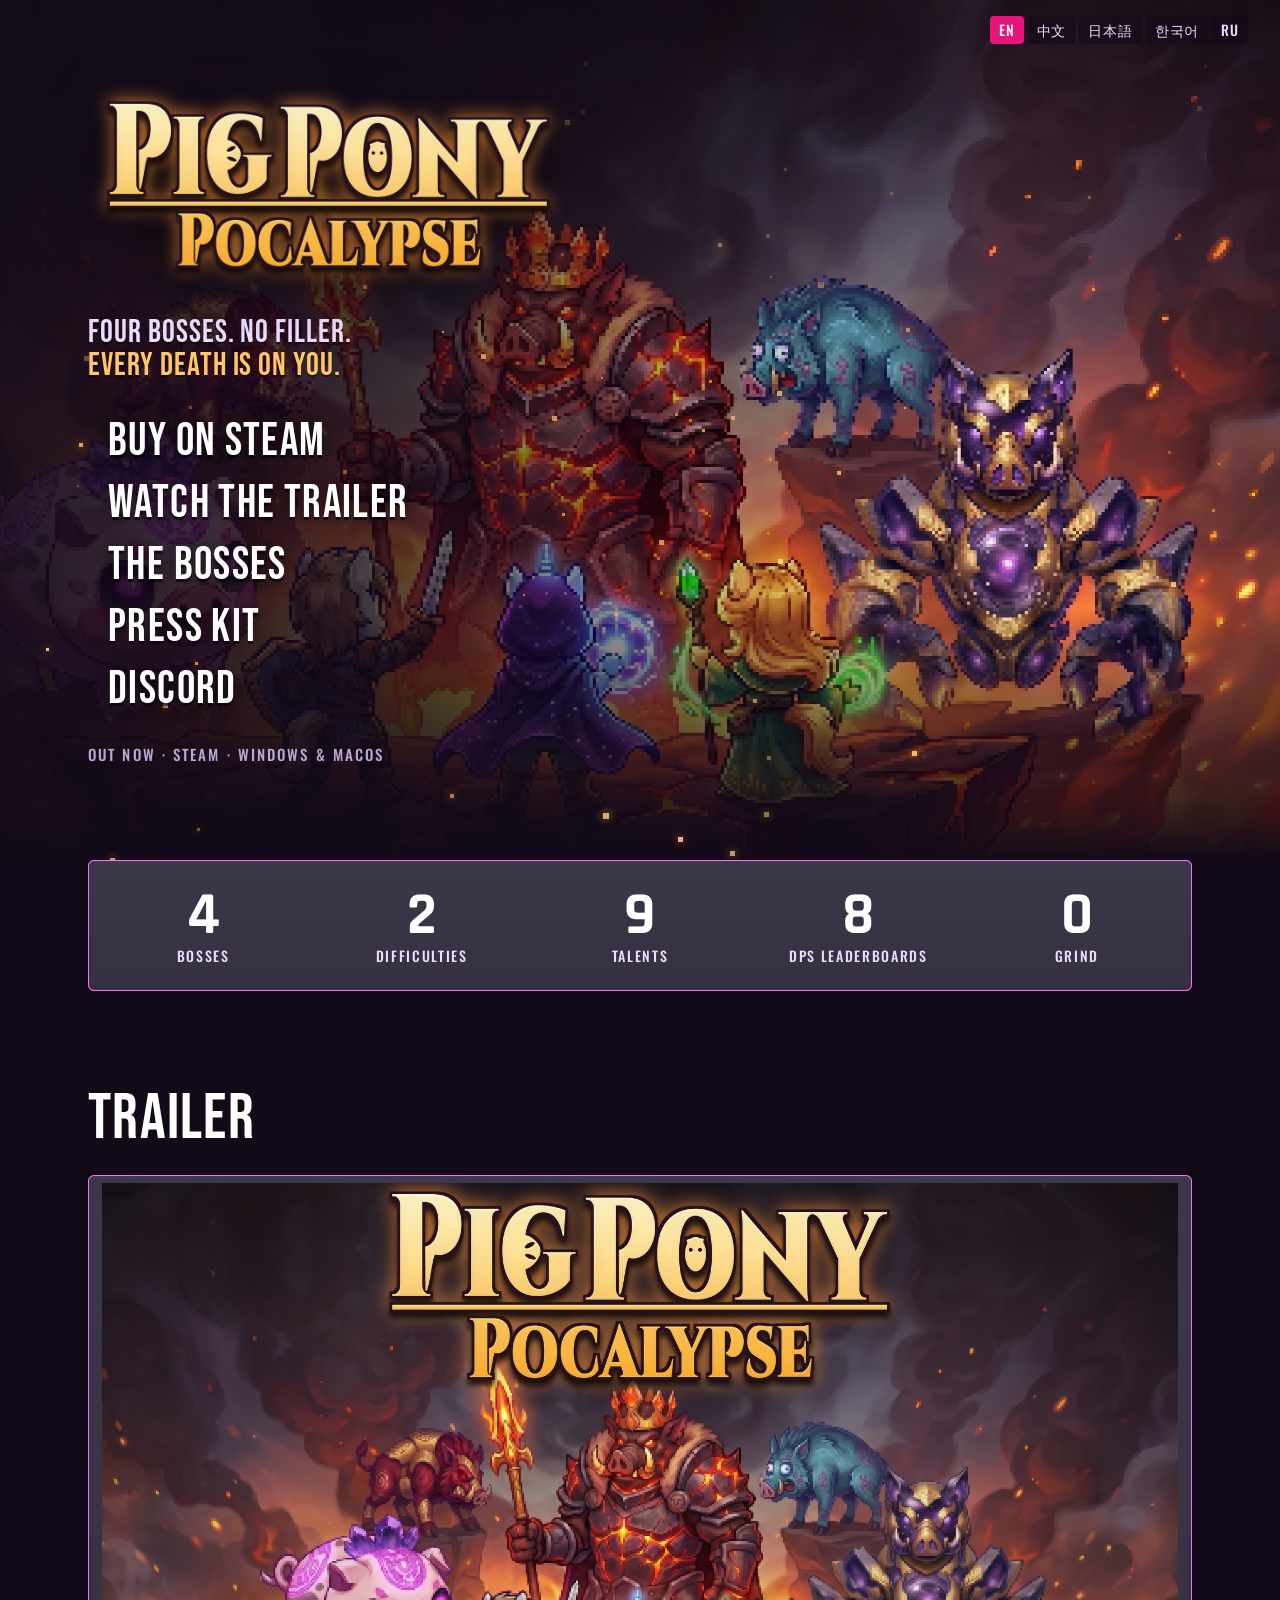
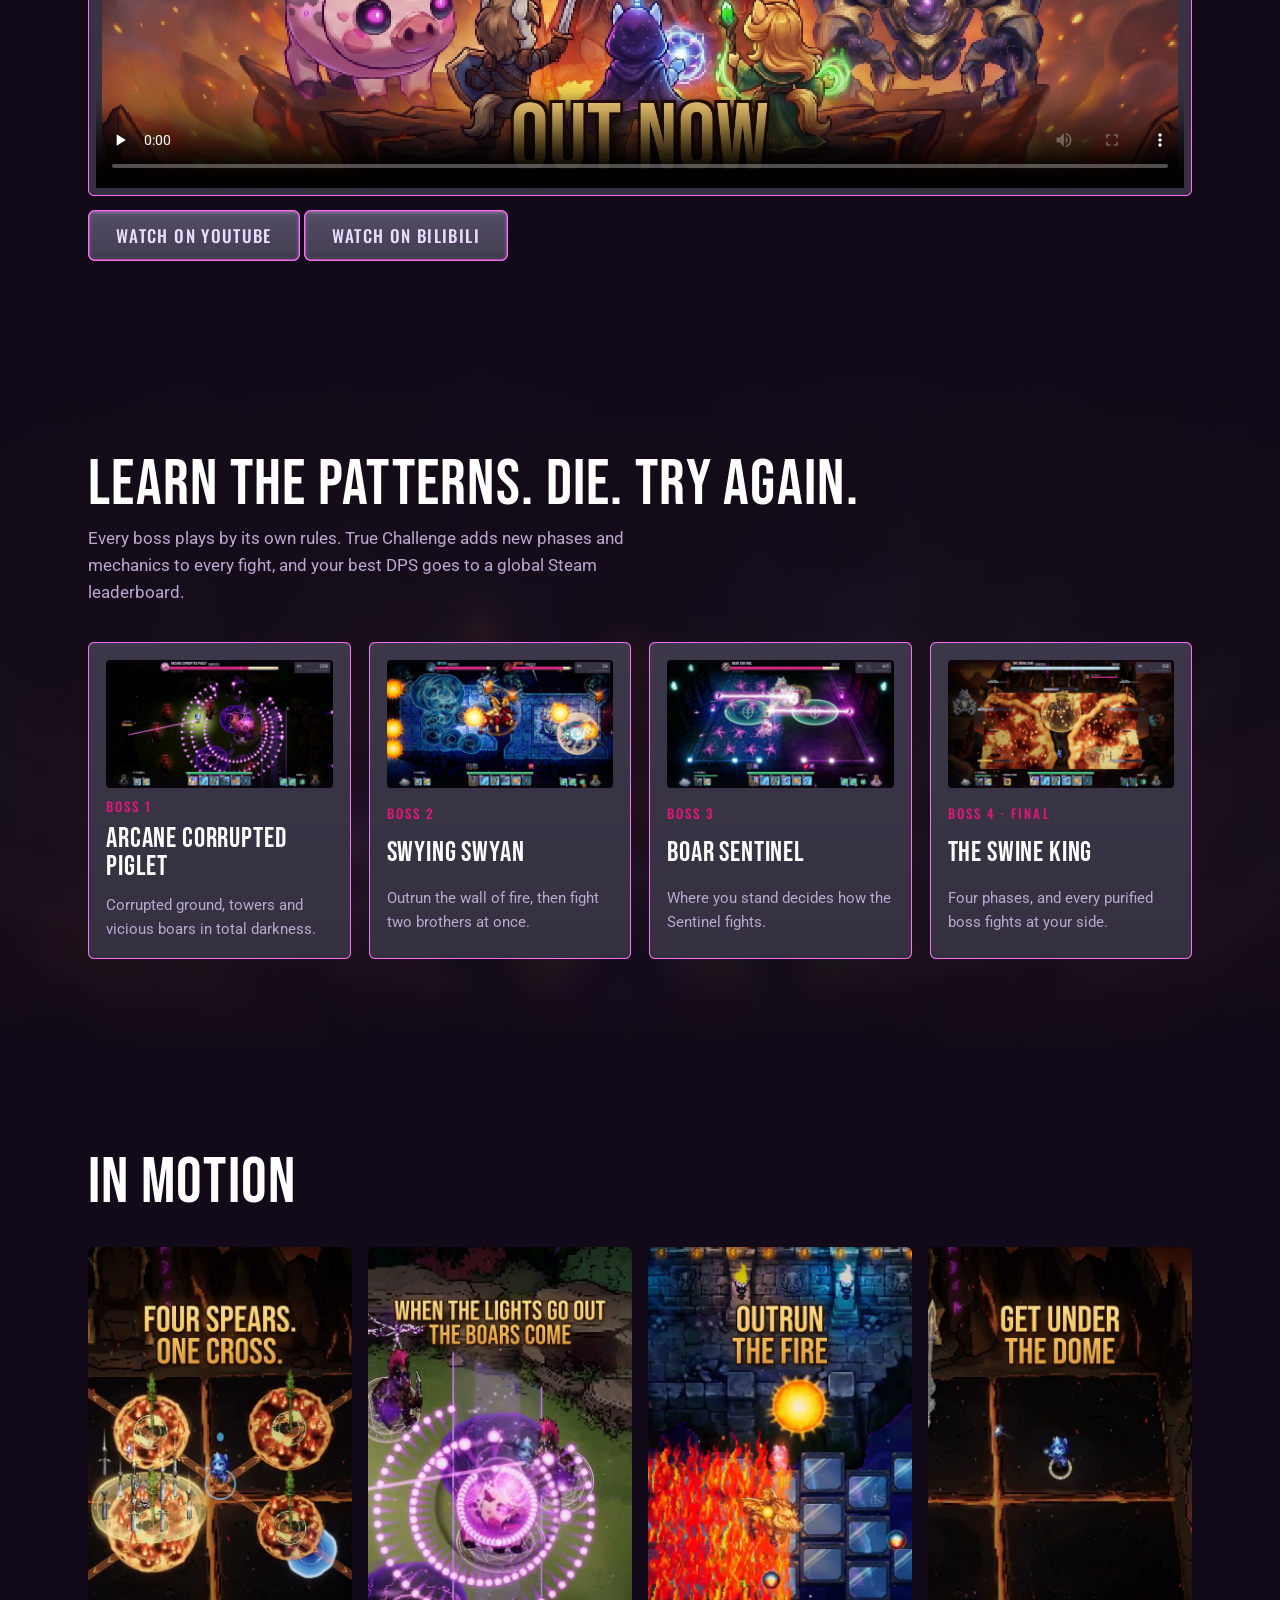
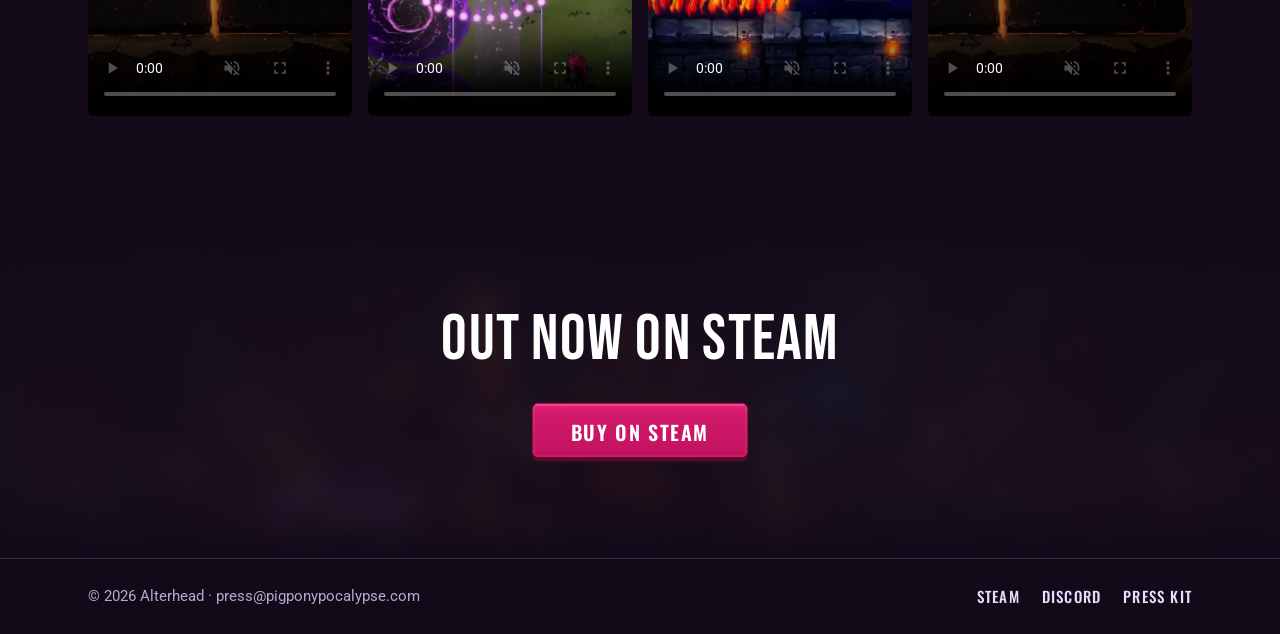
<file: index.html>
<!doctype html>
<html lang="en">
<head>
<meta charset="utf-8">
<meta name="viewport" content="width=device-width, initial-scale=1, viewport-fit=cover">
<title>PigPonyPocalypse — Hardcore Boss Rush</title>
<meta name="description" content="PigPonyPocalypse: four bosses that punish every mistake, two difficulties and a global DPS leaderboard. Out now on Steam for Windows and macOS.">
<meta property="og:type" content="website">
<meta property="og:title" content="PigPonyPocalypse">
<meta property="og:description" content="Four bosses. No filler. Every death is on you. Out now on Steam.">
<meta property="og:image" content="https://pigponypocalypse.com/presskit/img/capsule.jpg">
<meta property="og:url" content="https://pigponypocalypse.com/">
<meta name="twitter:card" content="summary_large_image">
<link rel="icon" href="/favicon.png">
<link rel="apple-touch-icon" href="/apple-touch-icon.png">
<link rel="stylesheet" href="/assets/site.css">
<style>
*{box-sizing:border-box}
html{scroll-behavior:smooth}
@media (prefers-reduced-motion:reduce){html{scroll-behavior:auto}}
body{margin:0;font-size:17px;line-height:1.6}
img,video{max-width:100%;display:block}
.wrap{max-width:1200px;margin:0 auto;padding-inline:clamp(16px,4vw,48px)}

/* стартовый экран: арт, затемнение слева, логотип и меню колонкой */
.stage{position:relative;isolation:isolate;overflow:hidden;min-height:min(100vh,860px);display:flex;align-items:center}
.stage>.art{position:absolute;inset:0;z-index:-2;width:100%;height:100%;object-fit:cover;object-position:62% 40%}
.stage::before{content:"";position:absolute;inset:0;z-index:-1;background:
  linear-gradient(90deg,rgba(18,10,24,.92) 0%,rgba(18,10,24,.72) 30%,rgba(18,10,24,.15) 62%,rgba(18,10,24,0) 80%),
  linear-gradient(180deg,rgba(18,10,24,0) 70%,var(--ground) 100%)}
.stage-inner{position:relative;z-index:1;width:100%;display:grid;gap:28px;padding-block:56px 72px}
.logo{width:min(480px,78vw);filter:drop-shadow(0 8px 26px rgba(0,0,0,.7))}
.tag{margin:0;font:400 clamp(24px,2.6vw,32px)/1.05 var(--display);letter-spacing:.03em;color:var(--lav);max-width:24ch;text-shadow:0 2px 0 rgba(0,0,0,.5)}
.tag b{font-weight:400;color:var(--gold)}
.date{display:inline-flex;align-items:baseline;gap:12px;font:500 15px/1 var(--label);letter-spacing:.14em;text-transform:uppercase;color:var(--muted)}
.date b{font:700 22px/1 var(--num);letter-spacing:.06em;color:#fff}

/* цифры как у ДПС-метра */
.stats{display:grid;grid-template-columns:repeat(5,minmax(0,1fr));gap:4px}
.stat{display:grid;justify-items:center;gap:2px;padding:18px 8px;text-align:center}
.stat b{font:700 clamp(40px,5vw,60px)/1 var(--num);color:#fff}
.stat span{font:500 14px/1.2 var(--label);letter-spacing:.12em;text-transform:uppercase;color:var(--lav)}

section{padding-block:clamp(56px,8vw,96px)}
.blur-bg{position:relative;isolation:isolate}
.blur-bg::before{content:"";position:absolute;inset:0;z-index:-1;background:linear-gradient(180deg,var(--ground),rgba(18,10,24,.78) 20%,rgba(18,10,24,.78) 80%,var(--ground)),url(/assets/keyart_blur.jpg) center/cover}
h2{margin:0 0 8px;font:400 clamp(40px,5.5vw,64px)/1 var(--display);letter-spacing:.02em;text-wrap:balance}
.lead{margin:0;color:var(--muted);max-width:60ch}

.bosses{display:grid;grid-template-columns:repeat(4,minmax(0,1fr));gap:18px;margin-top:36px}
.boss{display:grid;gap:12px;padding:10px}
.boss img{width:100%;aspect-ratio:16/9;object-fit:cover;border-radius:4px}
.boss h3{margin:0;font:400 28px/1 var(--display);letter-spacing:.03em}
.boss p{margin:0;font-size:15px;color:var(--muted)}
.boss .n{font:500 13px/1 var(--label);letter-spacing:.16em;text-transform:uppercase;color:var(--pink)}

.clips{display:grid;grid-template-columns:repeat(4,minmax(0,1fr));gap:16px;margin-top:32px}
.trailer{width:100%;aspect-ratio:16/9;margin-top:24px;background:#000;border:8px solid transparent;border-image:url(/assets/ui/list_panel.png) 16 fill / 8px stretch}
.clips video{width:100%;aspect-ratio:9/16;object-fit:cover;border-radius:6px;background:#000}

.final{text-align:center;display:grid;justify-items:center;gap:22px}
.final .btn{font-size:20px;padding:8px 28px}
footer{border-top:1px solid var(--line);padding-block:26px;color:var(--muted);font:400 15px/1.5 var(--body)}
footer .wrap{display:flex;flex-wrap:wrap;justify-content:space-between;gap:10px 24px}
footer nav{display:flex;flex-wrap:wrap;gap:8px 22px}
footer a{color:var(--lav);text-decoration:none;font:500 15px/1.5 var(--label);letter-spacing:.08em;text-transform:uppercase}
footer a:hover{color:var(--pink)}

@media (max-width:900px){
  .bosses{grid-template-columns:repeat(2,minmax(0,1fr))}
  .clips{grid-template-columns:repeat(2,minmax(0,1fr))}
  .stats{grid-template-columns:repeat(3,minmax(0,1fr))}
  .stage::before{background:linear-gradient(180deg,rgba(18,10,24,.35) 0%,rgba(18,10,24,.6) 45%,rgba(18,10,24,.92) 75%,var(--ground) 100%)}
  .stage{align-items:flex-end}
}
@media (max-width:520px){
  .bosses{grid-template-columns:minmax(0,1fr)}
  .stats{grid-template-columns:repeat(2,minmax(0,1fr))}
}
</style>

<link rel="alternate" hreflang="en" href="https://pigponypocalypse.com/">
<link rel="alternate" hreflang="zh-Hans" href="https://pigponypocalypse.com/zh/">
<link rel="alternate" hreflang="ja" href="https://pigponypocalypse.com/ja/">
<link rel="alternate" hreflang="ko" href="https://pigponypocalypse.com/ko/">
<link rel="alternate" hreflang="ru" href="https://pigponypocalypse.com/ru/">
<link rel="alternate" hreflang="x-default" href="https://pigponypocalypse.com/">
<style>
.langs{position:absolute;top:calc(env(safe-area-inset-top,0px) + 16px);right:clamp(16px,3vw,32px);z-index:5;display:flex;gap:4px;flex-wrap:wrap;justify-content:flex-end}
.langs a{font:500 14px/1 var(--label);letter-spacing:.06em;color:var(--lav);text-decoration:none;padding:7px 9px;border-radius:4px;background:rgba(18,10,24,.55)}
.langs a:hover{color:#fff;background:rgba(230,21,122,.35)}
.langs a[aria-current]{color:#fff;background:var(--pink)}
html[lang="ru"] .tag,html[lang="ru"] .tagline{max-width:none}
html[lang="ru"] .tag b,html[lang="ru"] .tagline em{display:block}

</style>
<script>
(function(){try{
  var saved=localStorage.getItem("ppp_lang");
  if(saved===null){var l=(navigator.language||"").toLowerCase();
    var m=l.indexOf("zh")===0?"zh":l.indexOf("ja")===0?"ja":l.indexOf("ko")===0?"ko":l.indexOf("ru")===0?"ru":"";
    if(m)location.replace("/"+m+"/");}
}catch(e){}})();
</script>
</head>
<body>

<header class="stage">
  <nav class="langs" aria-label="Language"><a href="/" hreflang="en" lang="en" data-lang="en" aria-current="page">EN</a><a href="/zh/" hreflang="zh-Hans" lang="zh-Hans" data-lang="zh">中文</a><a href="/ja/" hreflang="ja" lang="ja" data-lang="ja">日本語</a><a href="/ko/" hreflang="ko" lang="ko" data-lang="ko">한국어</a><a href="/ru/" hreflang="ru" lang="ru" data-lang="ru">RU</a></nav>
  <img class="art" src="/assets/keyart.jpg" alt="Three pony heroes on a lava ledge facing the Swine King and his bosses">
  <canvas class="embers" id="embers" aria-hidden="true"></canvas>
  <div class="wrap stage-inner">
    <img class="logo" src="/assets/logo_gold.png" alt="PigPonyPocalypse">
    <p class="tag">Four bosses. No filler. <b>Every death is on you.</b></p>
    <nav class="menu" aria-label="Main">
      <a href="https://store.steampowered.com/app/4385110/PigPonyPocalypse/">Buy on Steam</a>
      <a href="#trailer">Watch the trailer</a>
      <a href="#bosses">The bosses</a>
      <a href="/presskit/">Press kit</a>
      <a href="https://discord.gg/fwwNwaWAKT">Discord</a>
    </nav>
    <div class="date">Out now · Steam · Windows &amp; macOS</div>
  </div>
</header>

<main>
  <div class="wrap">
    <div class="stats kit-panel" role="list">
      <div class="stat" role="listitem"><b>4</b><span>Bosses</span></div>
      <div class="stat" role="listitem"><b>2</b><span>Difficulties</span></div>
      <div class="stat" role="listitem"><b>9</b><span>Talents</span></div>
      <div class="stat" role="listitem"><b>8</b><span>DPS leaderboards</span></div>
      <div class="stat" role="listitem"><b>0</b><span>Grind</span></div>
    </div>
  </div>

  <section id="trailer">
    <div class="wrap">
      <h2>Trailer</h2>
      <video class="trailer" src="/media/pigponypocalypse_trailer_1080p_v3_outnow.mp4" poster="/media/trailer_poster_out_now.jpg" controls preload="none" playsinline data-manual aria-label="PigPonyPocalypse trailer"></video>
      <p style="margin:14px 0 0"><a class="btn" href="https://youtu.be/Nrr_NKPHLzY" target="_blank" rel="noopener">Watch on YouTube</a> <a class="btn" href="https://www.bilibili.com/video/BV13gH26BEFn" target="_blank" rel="noopener">Watch on Bilibili</a></p>
    </div>
  </section>

  <section id="bosses" class="blur-bg">
    <div class="wrap">
      <h2>Learn the patterns. Die. Try again.</h2>
      <p class="lead">Every boss plays by its own rules. True Challenge adds new phases and mechanics to every fight, and your best DPS goes to a global Steam leaderboard.</p>
      <div class="bosses">
        <article class="boss kit-panel"><img src="/presskit/shots/screenshot_02_darkness_red_eyes.jpg" alt="Arcane Corrupted Piglet" loading="lazy"><span class="n">Boss 1</span><h3>Arcane Corrupted Piglet</h3><p>Corrupted ground, towers and vicious boars in total darkness.</p></article>
        <article class="boss kit-panel"><img src="/presskit/shots/screenshot_10_sun_circle.jpg" alt="Swying Swyan" loading="lazy"><span class="n">Boss 2</span><h3>Swying Swyan</h3><p>Outrun the wall of fire, then fight two brothers at once.</p></article>
        <article class="boss kit-panel"><img src="/presskit/shots/screenshot_06_sentinel_lightning.jpg" alt="Boar Sentinel" loading="lazy"><span class="n">Boss 3</span><h3>Boar Sentinel</h3><p>Where you stand decides how the Sentinel fights.</p></article>
        <article class="boss kit-panel"><img src="/presskit/shots/screenshot_17_royal_pyre_spears.jpg" alt="The Swine King" loading="lazy"><span class="n">Boss 4 · Final</span><h3>The Swine King</h3><p>Four phases, and every purified boss fights at your side.</p></article>
      </div>
    </div>
  </section>

  <section id="clips">
    <div class="wrap">
      <h2>In motion</h2>
      <div class="clips">
        <video src="/presskit/clips/v3_1_four_spears_one_cross.mp4" poster="/presskit/clips/v3_1_four_spears_one_cross.jpg" muted loop playsinline autoplay preload="metadata" aria-label="Four spears, one cross"></video>
        <video src="/presskit/clips/v3_2_lights_out.mp4" poster="/presskit/clips/v3_2_lights_out.jpg" muted loop playsinline autoplay preload="metadata" aria-label="Lights out"></video>
        <video src="/presskit/clips/v3_3_outrun_the_fire.mp4" poster="/presskit/clips/v3_3_outrun_the_fire.jpg" muted loop playsinline autoplay preload="metadata" aria-label="Outrun the fire"></video>
        <video src="/presskit/clips/v3_4_get_under_the_dome.mp4" poster="/presskit/clips/v3_4_get_under_the_dome.jpg" muted loop playsinline autoplay preload="metadata" aria-label="Get under the dome"></video>
      </div>
    </div>
  </section>

  <section class="blur-bg">
    <div class="wrap final">
      <h2>Out now on Steam</h2>
      <a class="btn primary" href="https://store.steampowered.com/app/4385110/PigPonyPocalypse/">Buy on Steam</a>
    </div>
  </section>
</main>

<footer>
  <div class="wrap">
    <span>© 2026 Alterhead · press@pigponypocalypse.com</span>
    <nav>
      <a href="https://store.steampowered.com/app/4385110/PigPonyPocalypse/">Steam</a>
      <a href="https://discord.gg/fwwNwaWAKT">Discord</a>
      <a href="/presskit/">Press kit</a>
    </nav>
  </div>
</footer>

<script>
// угольки, как в меню игры
(function(){
  var reduce=window.matchMedia&&matchMedia("(prefers-reduced-motion: reduce)").matches;
  if(reduce)return;
  var c=document.getElementById("embers"),x=c.getContext("2d"),ps=[],w,h,dpr=Math.min(2,window.devicePixelRatio||1);
  function size(){w=c.clientWidth;h=c.clientHeight;c.width=w*dpr;c.height=h*dpr;x.setTransform(dpr,0,0,dpr,0,0);}
  function spawn(y){return{x:Math.random()*w,y:y==null?h+10:y,r:1+Math.random()*2.2,vy:18+Math.random()*40,vx:-8+Math.random()*16,a:.35+Math.random()*.6,t:Math.random()*6,hue:18+Math.random()*28};}
  size();for(var i=0;i<70;i++)ps.push(spawn(Math.random()*h));
  addEventListener("resize",size);
  var last=performance.now(),run=true;
  new IntersectionObserver(function(e){run=e[0].isIntersecting;if(run){last=performance.now();requestAnimationFrame(tick);}}).observe(c);
  function tick(now){
    if(!run)return;var dt=Math.min(.05,(now-last)/1000);last=now;x.clearRect(0,0,w,h);
    for(var i=0;i<ps.length;i++){var p=ps[i];p.t+=dt;p.y-=p.vy*dt;p.x+=(p.vx+Math.sin(p.t*1.7)*10)*dt;
      if(p.y<-10){ps[i]=spawn();continue;}
      var f=p.a*Math.min(1,p.y/(h*.5));x.globalAlpha=Math.max(0,f);
      x.fillStyle="hsl("+p.hue+",100%,"+(55+p.r*8)+"%)";x.shadowColor="hsl("+p.hue+",100%,55%)";x.shadowBlur=8;
      x.fillRect(Math.round(p.x),Math.round(p.y),Math.ceil(p.r*1.6),Math.ceil(p.r*1.6));}
    x.globalAlpha=1;requestAnimationFrame(tick);}
  requestAnimationFrame(tick);
})();
</script>
<script src="/assets/site.js"></script>
<script>
document.querySelectorAll(".langs a").forEach(function(a){a.addEventListener("click",function(){try{localStorage.setItem("ppp_lang",a.dataset.lang)}catch(e){}})});
</script>
</body>
</html>
</file>
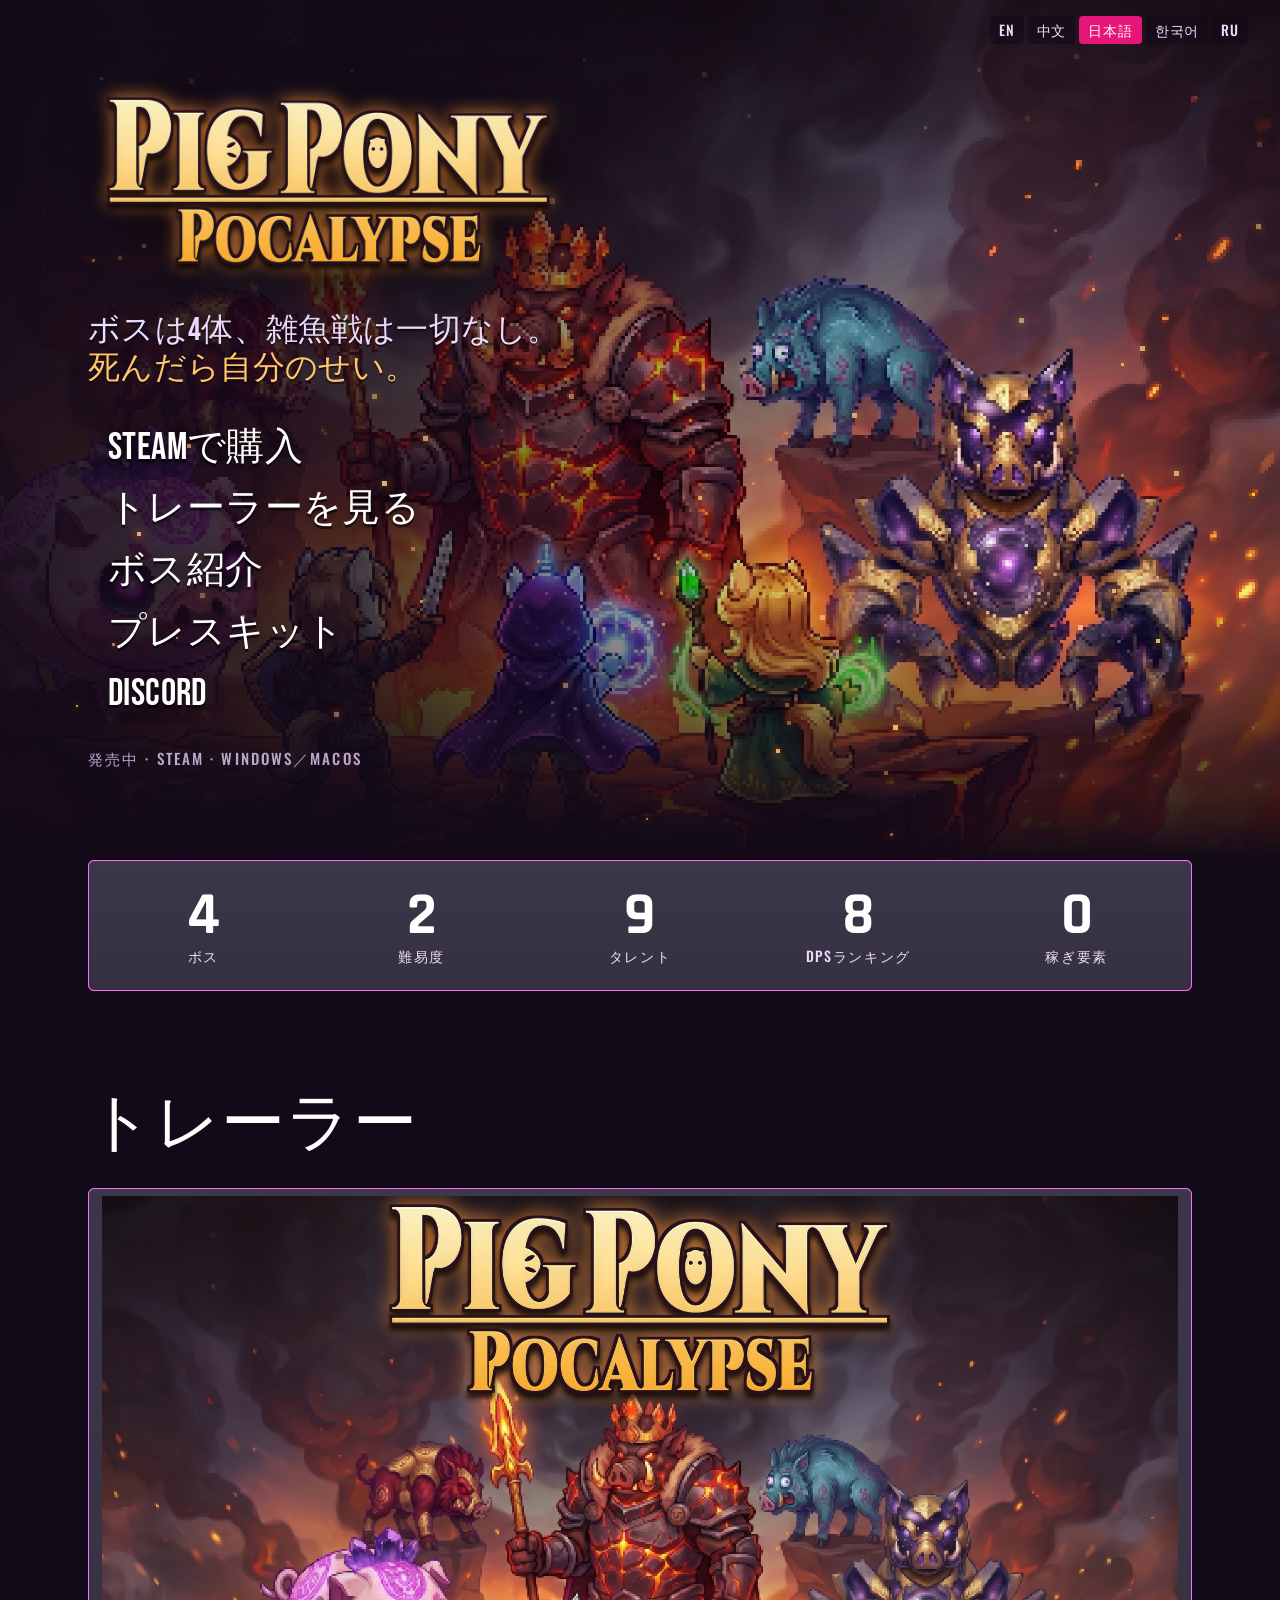
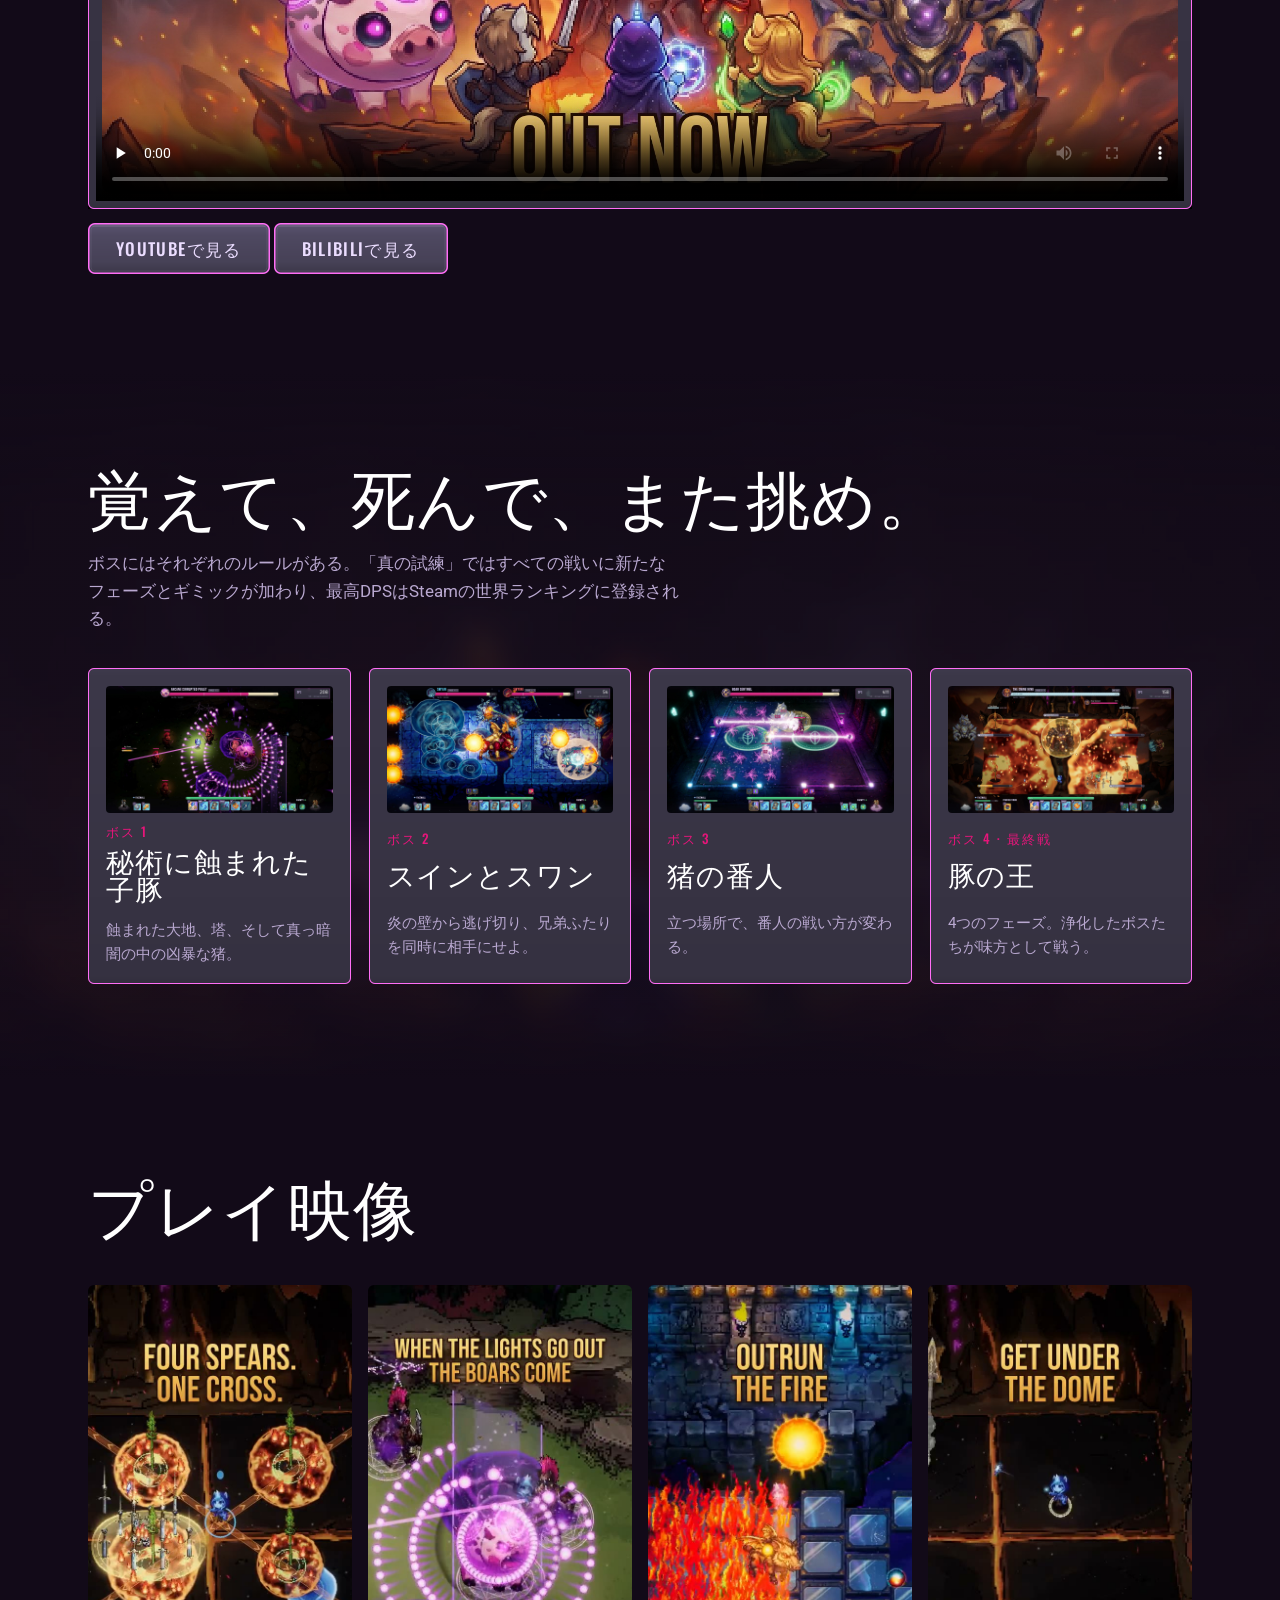
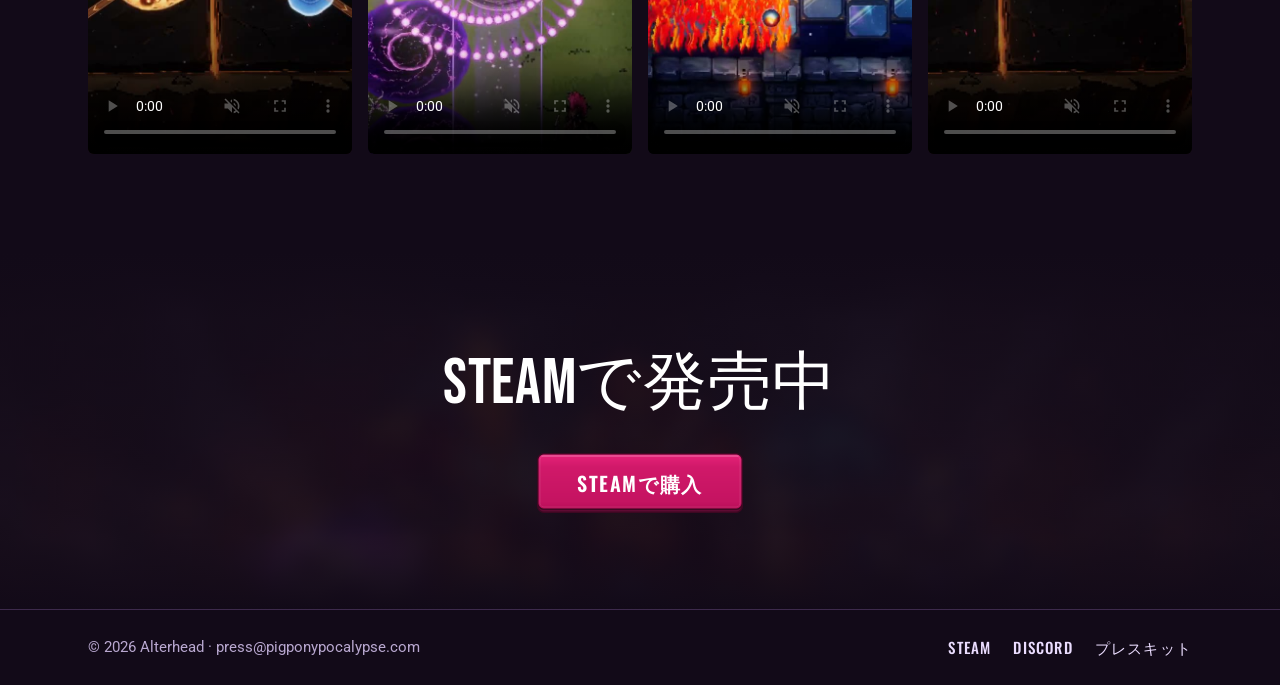
<file: ja/index.html>
<!doctype html>
<html lang="ja">
<head>
<meta charset="utf-8">
<meta name="viewport" content="width=device-width, initial-scale=1, viewport-fit=cover">
<title>PigPonyPocalypse — 高難易度ボスラッシュ</title>
<meta name="description" content="PigPonyPocalypse：ミスを一切許さない4体のボス、2つの難易度、そしてDPSの世界ランキング。Steam（Windows／macOS）で好評発売中。">
<meta property="og:type" content="website">
<meta property="og:title" content="PigPonyPocalypse">
<meta property="og:description" content="ボスは4体、雑魚戦は一切なし。死んだら自分のせい。Steamで発売中。">
<meta property="og:image" content="https://pigponypocalypse.com/presskit/img/capsule.jpg">
<meta property="og:url" content="https://pigponypocalypse.com/ja/">
<meta name="twitter:card" content="summary_large_image">
<link rel="icon" href="/favicon.png">
<link rel="apple-touch-icon" href="/apple-touch-icon.png">
<link rel="stylesheet" href="/assets/site.css">
<style>
*{box-sizing:border-box}
html{scroll-behavior:smooth}
@media (prefers-reduced-motion:reduce){html{scroll-behavior:auto}}
body{margin:0;font-size:17px;line-height:1.6}
img,video{max-width:100%;display:block}
.wrap{max-width:1200px;margin:0 auto;padding-inline:clamp(16px,4vw,48px)}

/* стартовый экран: арт, затемнение слева, логотип и меню колонкой */
.stage{position:relative;isolation:isolate;overflow:hidden;min-height:min(100vh,860px);display:flex;align-items:center}
.stage>.art{position:absolute;inset:0;z-index:-2;width:100%;height:100%;object-fit:cover;object-position:62% 40%}
.stage::before{content:"";position:absolute;inset:0;z-index:-1;background:
  linear-gradient(90deg,rgba(18,10,24,.92) 0%,rgba(18,10,24,.72) 30%,rgba(18,10,24,.15) 62%,rgba(18,10,24,0) 80%),
  linear-gradient(180deg,rgba(18,10,24,0) 70%,var(--ground) 100%)}
.stage-inner{position:relative;z-index:1;width:100%;display:grid;gap:28px;padding-block:56px 72px}
.logo{width:min(480px,78vw);filter:drop-shadow(0 8px 26px rgba(0,0,0,.7))}
.tag{margin:0;font:400 clamp(24px,2.6vw,32px)/1.05 var(--display);letter-spacing:.03em;color:var(--lav);max-width:24ch;text-shadow:0 2px 0 rgba(0,0,0,.5)}
.tag b{font-weight:400;color:var(--gold)}
.date{display:inline-flex;align-items:baseline;gap:12px;font:500 15px/1 var(--label);letter-spacing:.14em;text-transform:uppercase;color:var(--muted)}
.date b{font:700 22px/1 var(--num);letter-spacing:.06em;color:#fff}

/* цифры как у ДПС-метра */
.stats{display:grid;grid-template-columns:repeat(5,minmax(0,1fr));gap:4px}
.stat{display:grid;justify-items:center;gap:2px;padding:18px 8px;text-align:center}
.stat b{font:700 clamp(40px,5vw,60px)/1 var(--num);color:#fff}
.stat span{font:500 14px/1.2 var(--label);letter-spacing:.12em;text-transform:uppercase;color:var(--lav)}

section{padding-block:clamp(56px,8vw,96px)}
.blur-bg{position:relative;isolation:isolate}
.blur-bg::before{content:"";position:absolute;inset:0;z-index:-1;background:linear-gradient(180deg,var(--ground),rgba(18,10,24,.78) 20%,rgba(18,10,24,.78) 80%,var(--ground)),url(/assets/keyart_blur.jpg) center/cover}
h2{margin:0 0 8px;font:400 clamp(40px,5.5vw,64px)/1 var(--display);letter-spacing:.02em;text-wrap:balance}
.lead{margin:0;color:var(--muted);max-width:60ch}

.bosses{display:grid;grid-template-columns:repeat(4,minmax(0,1fr));gap:18px;margin-top:36px}
.boss{display:grid;gap:12px;padding:10px}
.boss img{width:100%;aspect-ratio:16/9;object-fit:cover;border-radius:4px}
.boss h3{margin:0;font:400 28px/1 var(--display);letter-spacing:.03em}
.boss p{margin:0;font-size:15px;color:var(--muted)}
.boss .n{font:500 13px/1 var(--label);letter-spacing:.16em;text-transform:uppercase;color:var(--pink)}

.clips{display:grid;grid-template-columns:repeat(4,minmax(0,1fr));gap:16px;margin-top:32px}
.trailer{width:100%;aspect-ratio:16/9;margin-top:24px;background:#000;border:8px solid transparent;border-image:url(/assets/ui/list_panel.png) 16 fill / 8px stretch}
.clips video{width:100%;aspect-ratio:9/16;object-fit:cover;border-radius:6px;background:#000}

.final{text-align:center;display:grid;justify-items:center;gap:22px}
.final .btn{font-size:20px;padding:8px 28px}
footer{border-top:1px solid var(--line);padding-block:26px;color:var(--muted);font:400 15px/1.5 var(--body)}
footer .wrap{display:flex;flex-wrap:wrap;justify-content:space-between;gap:10px 24px}
footer nav{display:flex;flex-wrap:wrap;gap:8px 22px}
footer a{color:var(--lav);text-decoration:none;font:500 15px/1.5 var(--label);letter-spacing:.08em;text-transform:uppercase}
footer a:hover{color:var(--pink)}

@media (max-width:900px){
  .bosses{grid-template-columns:repeat(2,minmax(0,1fr))}
  .clips{grid-template-columns:repeat(2,minmax(0,1fr))}
  .stats{grid-template-columns:repeat(3,minmax(0,1fr))}
  .stage::before{background:linear-gradient(180deg,rgba(18,10,24,.35) 0%,rgba(18,10,24,.6) 45%,rgba(18,10,24,.92) 75%,var(--ground) 100%)}
  .stage{align-items:flex-end}
}
@media (max-width:520px){
  .bosses{grid-template-columns:minmax(0,1fr)}
  .stats{grid-template-columns:repeat(2,minmax(0,1fr))}
}
</style>

<link rel="alternate" hreflang="en" href="https://pigponypocalypse.com/">
<link rel="alternate" hreflang="zh-Hans" href="https://pigponypocalypse.com/zh/">
<link rel="alternate" hreflang="ja" href="https://pigponypocalypse.com/ja/">
<link rel="alternate" hreflang="ko" href="https://pigponypocalypse.com/ko/">
<link rel="alternate" hreflang="ru" href="https://pigponypocalypse.com/ru/">
<link rel="alternate" hreflang="x-default" href="https://pigponypocalypse.com/">
<link rel="stylesheet" href="https://fonts.googleapis.com/css2?family=Noto+Sans+JP:wght@400;700;900&display=swap">
<style>
.langs{position:absolute;top:calc(env(safe-area-inset-top,0px) + 16px);right:clamp(16px,3vw,32px);z-index:5;display:flex;gap:4px;flex-wrap:wrap;justify-content:flex-end}
.langs a{font:500 14px/1 var(--label);letter-spacing:.06em;color:var(--lav);text-decoration:none;padding:7px 9px;border-radius:4px;background:rgba(18,10,24,.55)}
.langs a:hover{color:#fff;background:rgba(230,21,122,.35)}
.langs a[aria-current]{color:#fff;background:var(--pink)}
html[lang="ru"] .tag,html[lang="ru"] .tagline{max-width:none}
html[lang="ru"] .tag b,html[lang="ru"] .tagline em{display:block}
html{--display:"Bebas Neue","Noto Sans JP",sans-serif;--label:"Oswald","Noto Sans JP",sans-serif;--body:"Roboto","Noto Sans JP",sans-serif}
h2,h3,.tag,.tagline,.menu a,.final h2{font-weight:900;letter-spacing:.01em;font-synthesis:none;line-height:1.2}
.menu a{font-size:clamp(28px,3.2vw,38px)}
.tag,.tagline{max-width:none}
.tag b,.tagline em{display:block}
html[lang="ko"] body{word-break:keep-all}
html[lang="ja"] body{line-break:strict}
</style>
</head>
<body>

<header class="stage">
  <nav class="langs" aria-label="Language"><a href="/" hreflang="en" lang="en" data-lang="en">EN</a><a href="/zh/" hreflang="zh-Hans" lang="zh-Hans" data-lang="zh">中文</a><a href="/ja/" hreflang="ja" lang="ja" data-lang="ja" aria-current="page">日本語</a><a href="/ko/" hreflang="ko" lang="ko" data-lang="ko">한국어</a><a href="/ru/" hreflang="ru" lang="ru" data-lang="ru">RU</a></nav>
  <img class="art" src="/assets/keyart.jpg" alt="溶岩の崖に立つ3人のポニーの英雄と、立ちはだかる豚の王とボスたち">
  <canvas class="embers" id="embers" aria-hidden="true"></canvas>
  <div class="wrap stage-inner">
    <img class="logo" src="/assets/logo_gold.png" alt="PigPonyPocalypse">
    <p class="tag">ボスは4体、雑魚戦は一切なし。 <b>死んだら自分のせい。</b></p>
    <nav class="menu" aria-label="Main">
      <a href="https://store.steampowered.com/app/4385110/PigPonyPocalypse/">Steamで購入</a>
      <a href="#trailer">トレーラーを見る</a>
      <a href="#bosses">ボス紹介</a>
      <a href="/ja/presskit/">プレスキット</a>
      <a href="https://discord.gg/fwwNwaWAKT">Discord</a>
    </nav>
    <div class="date">発売中 · Steam · Windows／macOS</div>
  </div>
</header>

<main>
  <div class="wrap">
    <div class="stats kit-panel" role="list">
      <div class="stat" role="listitem"><b>4</b><span>ボス</span></div>
      <div class="stat" role="listitem"><b>2</b><span>難易度</span></div>
      <div class="stat" role="listitem"><b>9</b><span>タレント</span></div>
      <div class="stat" role="listitem"><b>8</b><span>DPSランキング</span></div>
      <div class="stat" role="listitem"><b>0</b><span>稼ぎ要素</span></div>
    </div>
  </div>

  <section id="trailer">
    <div class="wrap">
      <h2>トレーラー</h2>
      <video class="trailer" src="/media/pigponypocalypse_trailer_1080p_v3_outnow.mp4" poster="/media/trailer_poster_out_now.jpg" controls preload="none" playsinline data-manual aria-label="PigPonyPocalypse trailer"></video>
      <p style="margin:14px 0 0"><a class="btn" href="https://youtu.be/Nrr_NKPHLzY" target="_blank" rel="noopener">YouTubeで見る</a> <a class="btn" href="https://www.bilibili.com/video/BV13gH26BEFn" target="_blank" rel="noopener">bilibiliで見る</a></p>
    </div>
  </section>

  <section id="bosses" class="blur-bg">
    <div class="wrap">
      <h2>覚えて、死んで、また挑め。</h2>
      <p class="lead">ボスにはそれぞれのルールがある。「真の試練」ではすべての戦いに新たなフェーズとギミックが加わり、最高DPSはSteamの世界ランキングに登録される。</p>
      <div class="bosses">
        <article class="boss kit-panel"><img src="/presskit/shots/screenshot_02_darkness_red_eyes.jpg" alt="秘術に蝕まれた子豚" loading="lazy"><span class="n">ボス 1</span><h3>秘術に蝕まれた子豚</h3><p>蝕まれた大地、塔、そして真っ暗闇の中の凶暴な猪。</p></article>
        <article class="boss kit-panel"><img src="/presskit/shots/screenshot_10_sun_circle.jpg" alt="スインとスワン" loading="lazy"><span class="n">ボス 2</span><h3>スインとスワン</h3><p>炎の壁から逃げ切り、兄弟ふたりを同時に相手にせよ。</p></article>
        <article class="boss kit-panel"><img src="/presskit/shots/screenshot_06_sentinel_lightning.jpg" alt="猪の番人" loading="lazy"><span class="n">ボス 3</span><h3>猪の番人</h3><p>立つ場所で、番人の戦い方が変わる。</p></article>
        <article class="boss kit-panel"><img src="/presskit/shots/screenshot_17_royal_pyre_spears.jpg" alt="豚の王" loading="lazy"><span class="n">ボス 4 · 最終戦</span><h3>豚の王</h3><p>4つのフェーズ。浄化したボスたちが味方として戦う。</p></article>
      </div>
    </div>
  </section>

  <section id="clips">
    <div class="wrap">
      <h2>プレイ映像</h2>
      <div class="clips">
        <video src="/presskit/clips/v3_1_four_spears_one_cross.mp4" poster="/presskit/clips/v3_1_four_spears_one_cross.jpg" muted loop playsinline autoplay preload="metadata" aria-label="4本の槍、ひとつの十字"></video>
        <video src="/presskit/clips/v3_2_lights_out.mp4" poster="/presskit/clips/v3_2_lights_out.jpg" muted loop playsinline autoplay preload="metadata" aria-label="消える明かり"></video>
        <video src="/presskit/clips/v3_3_outrun_the_fire.mp4" poster="/presskit/clips/v3_3_outrun_the_fire.jpg" muted loop playsinline autoplay preload="metadata" aria-label="炎から逃げ切れ"></video>
        <video src="/presskit/clips/v3_4_get_under_the_dome.mp4" poster="/presskit/clips/v3_4_get_under_the_dome.jpg" muted loop playsinline autoplay preload="metadata" aria-label="ドームの中へ"></video>
      </div>
    </div>
  </section>

  <section class="blur-bg">
    <div class="wrap final">
      <h2>Steamで発売中</h2>
      <a class="btn primary" href="https://store.steampowered.com/app/4385110/PigPonyPocalypse/">Steamで購入</a>
    </div>
  </section>
</main>

<footer>
  <div class="wrap">
    <span>© 2026 Alterhead · press@pigponypocalypse.com</span>
    <nav>
      <a href="https://store.steampowered.com/app/4385110/PigPonyPocalypse/">Steam</a>
      <a href="https://discord.gg/fwwNwaWAKT">Discord</a>
      <a href="/ja/presskit/">プレスキット</a>
    </nav>
  </div>
</footer>

<script>
// угольки, как в меню игры
(function(){
  var reduce=window.matchMedia&&matchMedia("(prefers-reduced-motion: reduce)").matches;
  if(reduce)return;
  var c=document.getElementById("embers"),x=c.getContext("2d"),ps=[],w,h,dpr=Math.min(2,window.devicePixelRatio||1);
  function size(){w=c.clientWidth;h=c.clientHeight;c.width=w*dpr;c.height=h*dpr;x.setTransform(dpr,0,0,dpr,0,0);}
  function spawn(y){return{x:Math.random()*w,y:y==null?h+10:y,r:1+Math.random()*2.2,vy:18+Math.random()*40,vx:-8+Math.random()*16,a:.35+Math.random()*.6,t:Math.random()*6,hue:18+Math.random()*28};}
  size();for(var i=0;i<70;i++)ps.push(spawn(Math.random()*h));
  addEventListener("resize",size);
  var last=performance.now(),run=true;
  new IntersectionObserver(function(e){run=e[0].isIntersecting;if(run){last=performance.now();requestAnimationFrame(tick);}}).observe(c);
  function tick(now){
    if(!run)return;var dt=Math.min(.05,(now-last)/1000);last=now;x.clearRect(0,0,w,h);
    for(var i=0;i<ps.length;i++){var p=ps[i];p.t+=dt;p.y-=p.vy*dt;p.x+=(p.vx+Math.sin(p.t*1.7)*10)*dt;
      if(p.y<-10){ps[i]=spawn();continue;}
      var f=p.a*Math.min(1,p.y/(h*.5));x.globalAlpha=Math.max(0,f);
      x.fillStyle="hsl("+p.hue+",100%,"+(55+p.r*8)+"%)";x.shadowColor="hsl("+p.hue+",100%,55%)";x.shadowBlur=8;
      x.fillRect(Math.round(p.x),Math.round(p.y),Math.ceil(p.r*1.6),Math.ceil(p.r*1.6));}
    x.globalAlpha=1;requestAnimationFrame(tick);}
  requestAnimationFrame(tick);
})();
</script>
<script src="/assets/site.js"></script>
<script>
document.querySelectorAll(".langs a").forEach(function(a){a.addEventListener("click",function(){try{localStorage.setItem("ppp_lang",a.dataset.lang)}catch(e){}})});
</script>
</body>
</html>
</file>
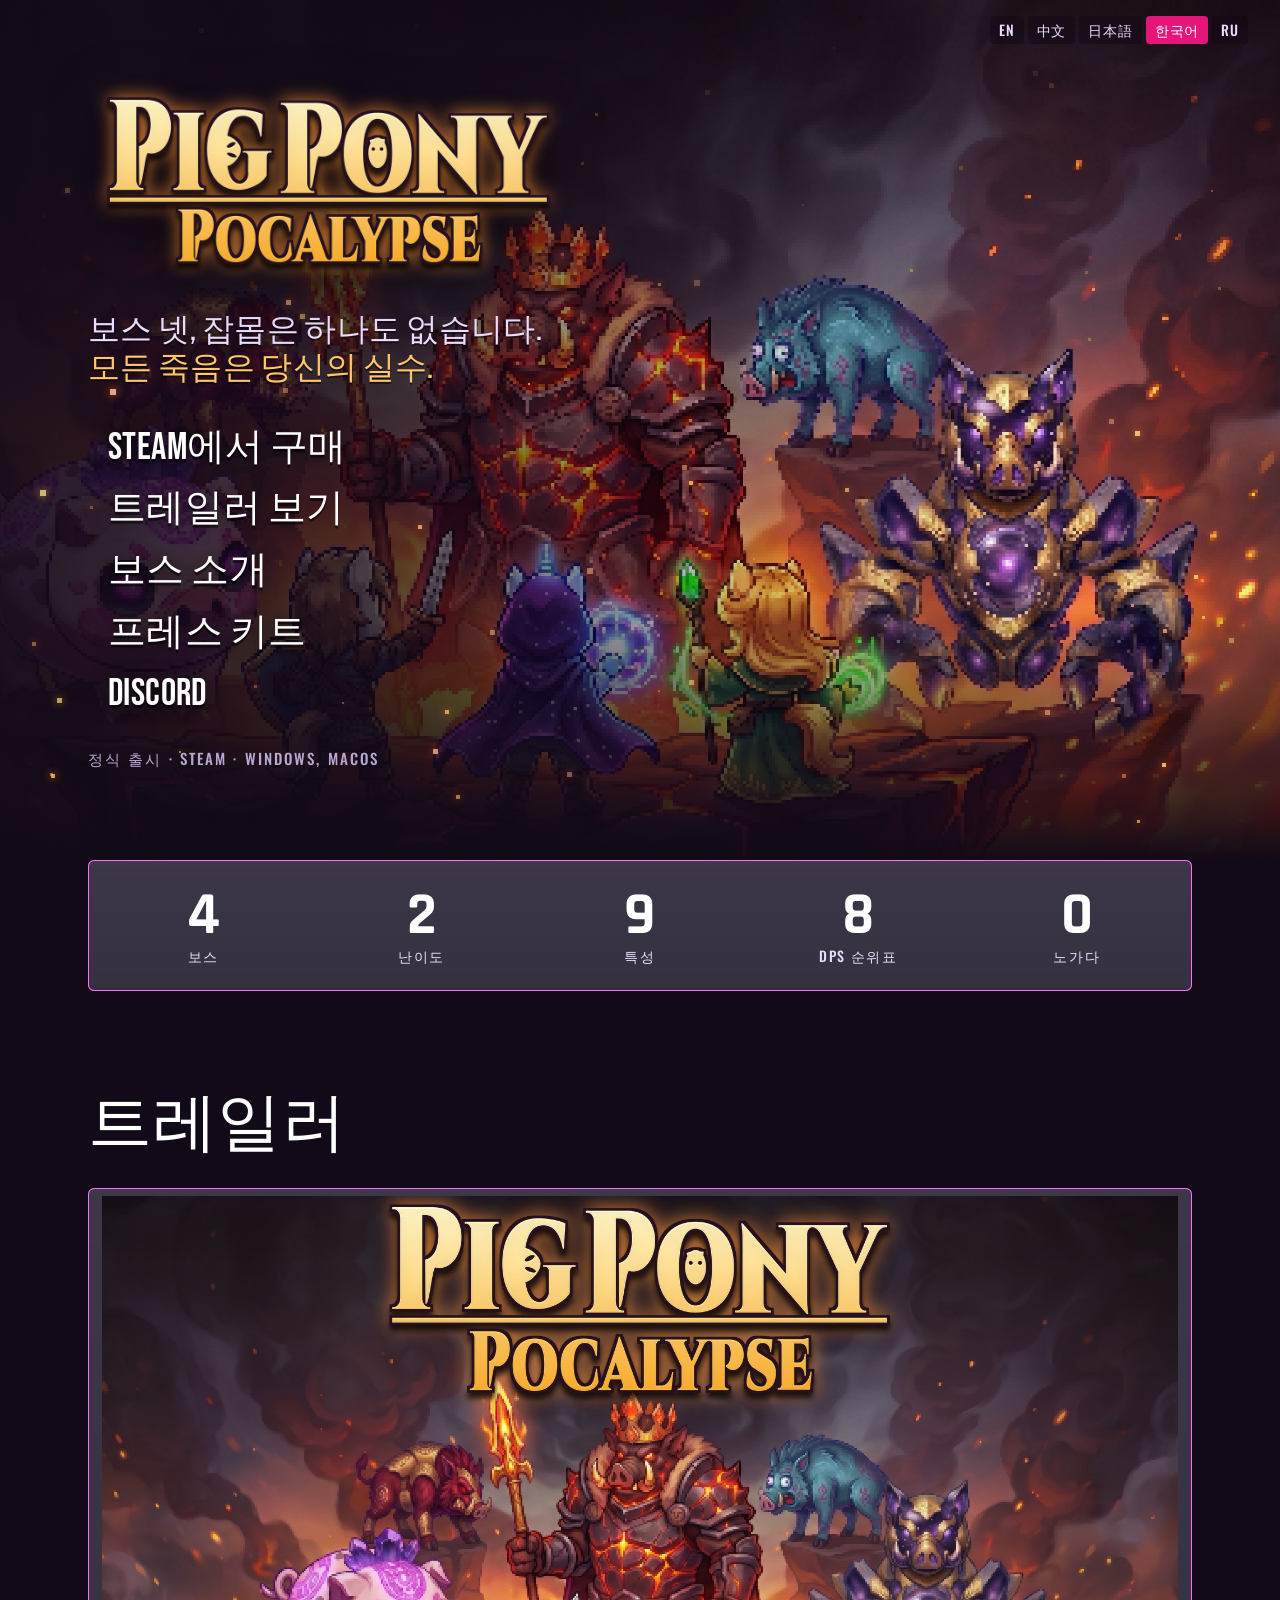
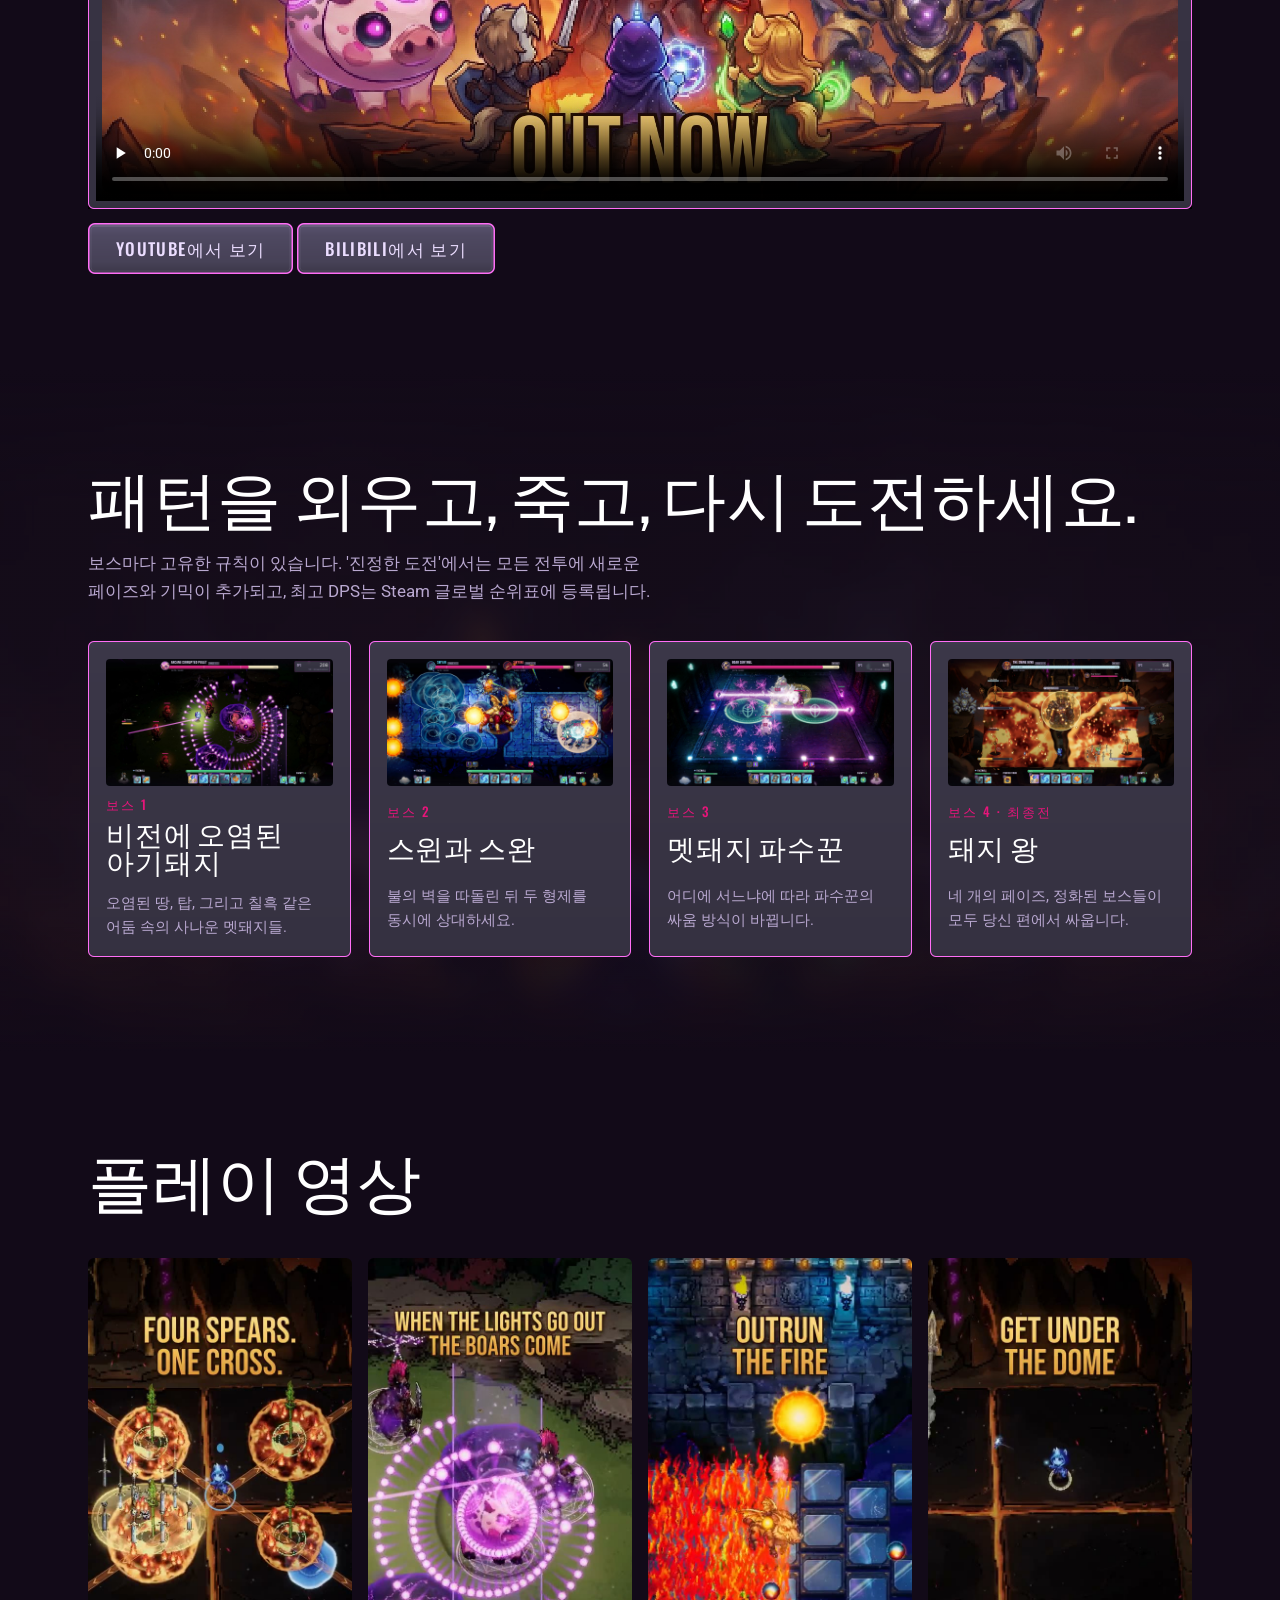
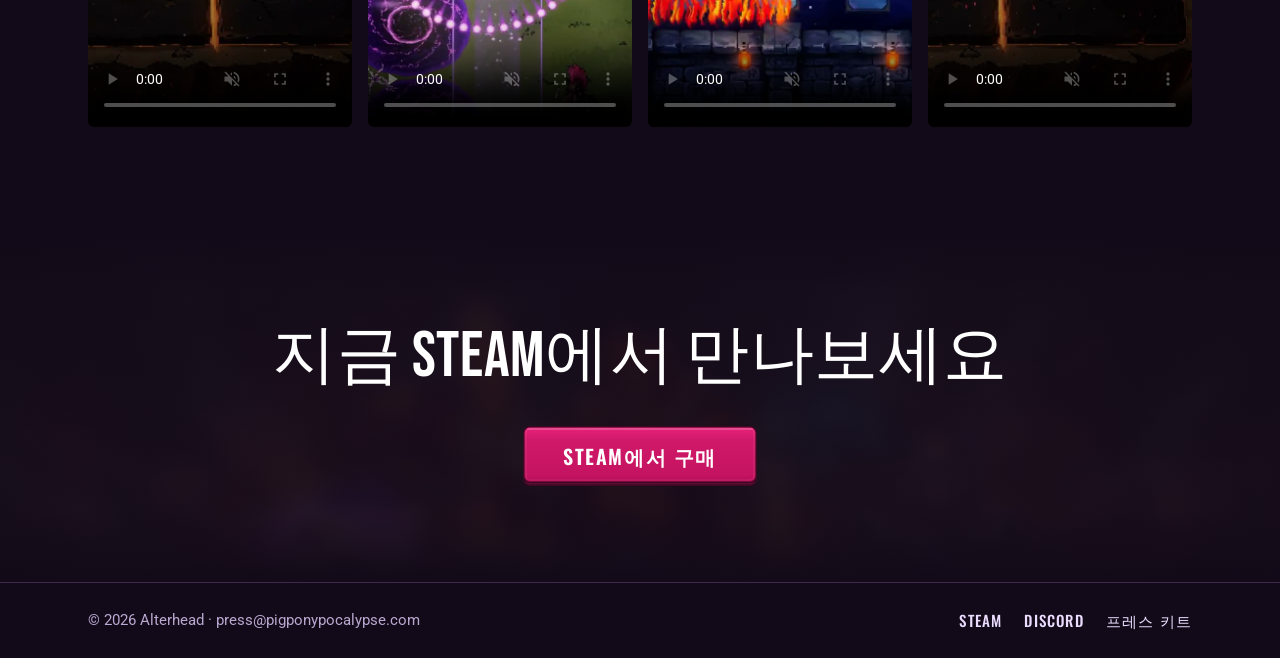
<file: ko/index.html>
<!doctype html>
<html lang="ko">
<head>
<meta charset="utf-8">
<meta name="viewport" content="width=device-width, initial-scale=1, viewport-fit=cover">
<title>PigPonyPocalypse — 하드코어 보스 러시</title>
<meta name="description" content="PigPonyPocalypse: 실수를 절대 용납하지 않는 보스 넷, 두 가지 난이도, 그리고 글로벌 DPS 순위표. 지금 Steam(Windows, macOS)에서 플레이하세요.">
<meta property="og:type" content="website">
<meta property="og:title" content="PigPonyPocalypse">
<meta property="og:description" content="보스 넷, 잡몹은 하나도 없습니다. 모든 죽음은 당신의 실수. 지금 Steam에서 만나보세요.">
<meta property="og:image" content="https://pigponypocalypse.com/presskit/img/capsule.jpg">
<meta property="og:url" content="https://pigponypocalypse.com/ko/">
<meta name="twitter:card" content="summary_large_image">
<link rel="icon" href="/favicon.png">
<link rel="apple-touch-icon" href="/apple-touch-icon.png">
<link rel="stylesheet" href="/assets/site.css">
<style>
*{box-sizing:border-box}
html{scroll-behavior:smooth}
@media (prefers-reduced-motion:reduce){html{scroll-behavior:auto}}
body{margin:0;font-size:17px;line-height:1.6}
img,video{max-width:100%;display:block}
.wrap{max-width:1200px;margin:0 auto;padding-inline:clamp(16px,4vw,48px)}

/* стартовый экран: арт, затемнение слева, логотип и меню колонкой */
.stage{position:relative;isolation:isolate;overflow:hidden;min-height:min(100vh,860px);display:flex;align-items:center}
.stage>.art{position:absolute;inset:0;z-index:-2;width:100%;height:100%;object-fit:cover;object-position:62% 40%}
.stage::before{content:"";position:absolute;inset:0;z-index:-1;background:
  linear-gradient(90deg,rgba(18,10,24,.92) 0%,rgba(18,10,24,.72) 30%,rgba(18,10,24,.15) 62%,rgba(18,10,24,0) 80%),
  linear-gradient(180deg,rgba(18,10,24,0) 70%,var(--ground) 100%)}
.stage-inner{position:relative;z-index:1;width:100%;display:grid;gap:28px;padding-block:56px 72px}
.logo{width:min(480px,78vw);filter:drop-shadow(0 8px 26px rgba(0,0,0,.7))}
.tag{margin:0;font:400 clamp(24px,2.6vw,32px)/1.05 var(--display);letter-spacing:.03em;color:var(--lav);max-width:24ch;text-shadow:0 2px 0 rgba(0,0,0,.5)}
.tag b{font-weight:400;color:var(--gold)}
.date{display:inline-flex;align-items:baseline;gap:12px;font:500 15px/1 var(--label);letter-spacing:.14em;text-transform:uppercase;color:var(--muted)}
.date b{font:700 22px/1 var(--num);letter-spacing:.06em;color:#fff}

/* цифры как у ДПС-метра */
.stats{display:grid;grid-template-columns:repeat(5,minmax(0,1fr));gap:4px}
.stat{display:grid;justify-items:center;gap:2px;padding:18px 8px;text-align:center}
.stat b{font:700 clamp(40px,5vw,60px)/1 var(--num);color:#fff}
.stat span{font:500 14px/1.2 var(--label);letter-spacing:.12em;text-transform:uppercase;color:var(--lav)}

section{padding-block:clamp(56px,8vw,96px)}
.blur-bg{position:relative;isolation:isolate}
.blur-bg::before{content:"";position:absolute;inset:0;z-index:-1;background:linear-gradient(180deg,var(--ground),rgba(18,10,24,.78) 20%,rgba(18,10,24,.78) 80%,var(--ground)),url(/assets/keyart_blur.jpg) center/cover}
h2{margin:0 0 8px;font:400 clamp(40px,5.5vw,64px)/1 var(--display);letter-spacing:.02em;text-wrap:balance}
.lead{margin:0;color:var(--muted);max-width:60ch}

.bosses{display:grid;grid-template-columns:repeat(4,minmax(0,1fr));gap:18px;margin-top:36px}
.boss{display:grid;gap:12px;padding:10px}
.boss img{width:100%;aspect-ratio:16/9;object-fit:cover;border-radius:4px}
.boss h3{margin:0;font:400 28px/1 var(--display);letter-spacing:.03em}
.boss p{margin:0;font-size:15px;color:var(--muted)}
.boss .n{font:500 13px/1 var(--label);letter-spacing:.16em;text-transform:uppercase;color:var(--pink)}

.clips{display:grid;grid-template-columns:repeat(4,minmax(0,1fr));gap:16px;margin-top:32px}
.trailer{width:100%;aspect-ratio:16/9;margin-top:24px;background:#000;border:8px solid transparent;border-image:url(/assets/ui/list_panel.png) 16 fill / 8px stretch}
.clips video{width:100%;aspect-ratio:9/16;object-fit:cover;border-radius:6px;background:#000}

.final{text-align:center;display:grid;justify-items:center;gap:22px}
.final .btn{font-size:20px;padding:8px 28px}
footer{border-top:1px solid var(--line);padding-block:26px;color:var(--muted);font:400 15px/1.5 var(--body)}
footer .wrap{display:flex;flex-wrap:wrap;justify-content:space-between;gap:10px 24px}
footer nav{display:flex;flex-wrap:wrap;gap:8px 22px}
footer a{color:var(--lav);text-decoration:none;font:500 15px/1.5 var(--label);letter-spacing:.08em;text-transform:uppercase}
footer a:hover{color:var(--pink)}

@media (max-width:900px){
  .bosses{grid-template-columns:repeat(2,minmax(0,1fr))}
  .clips{grid-template-columns:repeat(2,minmax(0,1fr))}
  .stats{grid-template-columns:repeat(3,minmax(0,1fr))}
  .stage::before{background:linear-gradient(180deg,rgba(18,10,24,.35) 0%,rgba(18,10,24,.6) 45%,rgba(18,10,24,.92) 75%,var(--ground) 100%)}
  .stage{align-items:flex-end}
}
@media (max-width:520px){
  .bosses{grid-template-columns:minmax(0,1fr)}
  .stats{grid-template-columns:repeat(2,minmax(0,1fr))}
}
</style>

<link rel="alternate" hreflang="en" href="https://pigponypocalypse.com/">
<link rel="alternate" hreflang="zh-Hans" href="https://pigponypocalypse.com/zh/">
<link rel="alternate" hreflang="ja" href="https://pigponypocalypse.com/ja/">
<link rel="alternate" hreflang="ko" href="https://pigponypocalypse.com/ko/">
<link rel="alternate" hreflang="ru" href="https://pigponypocalypse.com/ru/">
<link rel="alternate" hreflang="x-default" href="https://pigponypocalypse.com/">
<link rel="stylesheet" href="https://fonts.googleapis.com/css2?family=Noto+Sans+KR:wght@400;700;900&display=swap">
<style>
.langs{position:absolute;top:calc(env(safe-area-inset-top,0px) + 16px);right:clamp(16px,3vw,32px);z-index:5;display:flex;gap:4px;flex-wrap:wrap;justify-content:flex-end}
.langs a{font:500 14px/1 var(--label);letter-spacing:.06em;color:var(--lav);text-decoration:none;padding:7px 9px;border-radius:4px;background:rgba(18,10,24,.55)}
.langs a:hover{color:#fff;background:rgba(230,21,122,.35)}
.langs a[aria-current]{color:#fff;background:var(--pink)}
html[lang="ru"] .tag,html[lang="ru"] .tagline{max-width:none}
html[lang="ru"] .tag b,html[lang="ru"] .tagline em{display:block}
html{--display:"Bebas Neue","Noto Sans KR",sans-serif;--label:"Oswald","Noto Sans KR",sans-serif;--body:"Roboto","Noto Sans KR",sans-serif}
h2,h3,.tag,.tagline,.menu a,.final h2{font-weight:900;letter-spacing:.01em;font-synthesis:none;line-height:1.2}
.menu a{font-size:clamp(28px,3.2vw,38px)}
.tag,.tagline{max-width:none}
.tag b,.tagline em{display:block}
html[lang="ko"] body{word-break:keep-all}
html[lang="ja"] body{line-break:strict}
</style>
</head>
<body>

<header class="stage">
  <nav class="langs" aria-label="Language"><a href="/" hreflang="en" lang="en" data-lang="en">EN</a><a href="/zh/" hreflang="zh-Hans" lang="zh-Hans" data-lang="zh">中文</a><a href="/ja/" hreflang="ja" lang="ja" data-lang="ja">日本語</a><a href="/ko/" hreflang="ko" lang="ko" data-lang="ko" aria-current="page">한국어</a><a href="/ru/" hreflang="ru" lang="ru" data-lang="ru">RU</a></nav>
  <img class="art" src="/assets/keyart.jpg" alt="용암 절벽 위의 포니 영웅 셋, 그리고 그 앞을 막아선 돼지 왕과 보스들">
  <canvas class="embers" id="embers" aria-hidden="true"></canvas>
  <div class="wrap stage-inner">
    <img class="logo" src="/assets/logo_gold.png" alt="PigPonyPocalypse">
    <p class="tag">보스 넷, 잡몹은 하나도 없습니다. <b>모든 죽음은 당신의 실수.</b></p>
    <nav class="menu" aria-label="Main">
      <a href="https://store.steampowered.com/app/4385110/PigPonyPocalypse/">Steam에서 구매</a>
      <a href="#trailer">트레일러 보기</a>
      <a href="#bosses">보스 소개</a>
      <a href="/ko/presskit/">프레스 키트</a>
      <a href="https://discord.gg/fwwNwaWAKT">Discord</a>
    </nav>
    <div class="date">정식 출시 · Steam · Windows, macOS</div>
  </div>
</header>

<main>
  <div class="wrap">
    <div class="stats kit-panel" role="list">
      <div class="stat" role="listitem"><b>4</b><span>보스</span></div>
      <div class="stat" role="listitem"><b>2</b><span>난이도</span></div>
      <div class="stat" role="listitem"><b>9</b><span>특성</span></div>
      <div class="stat" role="listitem"><b>8</b><span>DPS 순위표</span></div>
      <div class="stat" role="listitem"><b>0</b><span>노가다</span></div>
    </div>
  </div>

  <section id="trailer">
    <div class="wrap">
      <h2>트레일러</h2>
      <video class="trailer" src="/media/pigponypocalypse_trailer_1080p_v3_outnow.mp4" poster="/media/trailer_poster_out_now.jpg" controls preload="none" playsinline data-manual aria-label="PigPonyPocalypse trailer"></video>
      <p style="margin:14px 0 0"><a class="btn" href="https://youtu.be/Nrr_NKPHLzY" target="_blank" rel="noopener">YouTube에서 보기</a> <a class="btn" href="https://www.bilibili.com/video/BV13gH26BEFn" target="_blank" rel="noopener">bilibili에서 보기</a></p>
    </div>
  </section>

  <section id="bosses" class="blur-bg">
    <div class="wrap">
      <h2>패턴을 외우고, 죽고, 다시 도전하세요.</h2>
      <p class="lead">보스마다 고유한 규칙이 있습니다. '진정한 도전'에서는 모든 전투에 새로운 페이즈와 기믹이 추가되고, 최고 DPS는 Steam 글로벌 순위표에 등록됩니다.</p>
      <div class="bosses">
        <article class="boss kit-panel"><img src="/presskit/shots/screenshot_02_darkness_red_eyes.jpg" alt="비전에 오염된 아기돼지" loading="lazy"><span class="n">보스 1</span><h3>비전에 오염된 아기돼지</h3><p>오염된 땅, 탑, 그리고 칠흑 같은 어둠 속의 사나운 멧돼지들.</p></article>
        <article class="boss kit-panel"><img src="/presskit/shots/screenshot_10_sun_circle.jpg" alt="스윈과 스완" loading="lazy"><span class="n">보스 2</span><h3>스윈과 스완</h3><p>불의 벽을 따돌린 뒤 두 형제를 동시에 상대하세요.</p></article>
        <article class="boss kit-panel"><img src="/presskit/shots/screenshot_06_sentinel_lightning.jpg" alt="멧돼지 파수꾼" loading="lazy"><span class="n">보스 3</span><h3>멧돼지 파수꾼</h3><p>어디에 서느냐에 따라 파수꾼의 싸움 방식이 바뀝니다.</p></article>
        <article class="boss kit-panel"><img src="/presskit/shots/screenshot_17_royal_pyre_spears.jpg" alt="돼지 왕" loading="lazy"><span class="n">보스 4 · 최종전</span><h3>돼지 왕</h3><p>네 개의 페이즈, 정화된 보스들이 모두 당신 편에서 싸웁니다.</p></article>
      </div>
    </div>
  </section>

  <section id="clips">
    <div class="wrap">
      <h2>플레이 영상</h2>
      <div class="clips">
        <video src="/presskit/clips/v3_1_four_spears_one_cross.mp4" poster="/presskit/clips/v3_1_four_spears_one_cross.jpg" muted loop playsinline autoplay preload="metadata" aria-label="창 넷, 십자 하나"></video>
        <video src="/presskit/clips/v3_2_lights_out.mp4" poster="/presskit/clips/v3_2_lights_out.jpg" muted loop playsinline autoplay preload="metadata" aria-label="불이 꺼지면"></video>
        <video src="/presskit/clips/v3_3_outrun_the_fire.mp4" poster="/presskit/clips/v3_3_outrun_the_fire.jpg" muted loop playsinline autoplay preload="metadata" aria-label="불길을 따돌려라"></video>
        <video src="/presskit/clips/v3_4_get_under_the_dome.mp4" poster="/presskit/clips/v3_4_get_under_the_dome.jpg" muted loop playsinline autoplay preload="metadata" aria-label="돔 안으로"></video>
      </div>
    </div>
  </section>

  <section class="blur-bg">
    <div class="wrap final">
      <h2>지금 Steam에서 만나보세요</h2>
      <a class="btn primary" href="https://store.steampowered.com/app/4385110/PigPonyPocalypse/">Steam에서 구매</a>
    </div>
  </section>
</main>

<footer>
  <div class="wrap">
    <span>© 2026 Alterhead · press@pigponypocalypse.com</span>
    <nav>
      <a href="https://store.steampowered.com/app/4385110/PigPonyPocalypse/">Steam</a>
      <a href="https://discord.gg/fwwNwaWAKT">Discord</a>
      <a href="/ko/presskit/">프레스 키트</a>
    </nav>
  </div>
</footer>

<script>
// угольки, как в меню игры
(function(){
  var reduce=window.matchMedia&&matchMedia("(prefers-reduced-motion: reduce)").matches;
  if(reduce)return;
  var c=document.getElementById("embers"),x=c.getContext("2d"),ps=[],w,h,dpr=Math.min(2,window.devicePixelRatio||1);
  function size(){w=c.clientWidth;h=c.clientHeight;c.width=w*dpr;c.height=h*dpr;x.setTransform(dpr,0,0,dpr,0,0);}
  function spawn(y){return{x:Math.random()*w,y:y==null?h+10:y,r:1+Math.random()*2.2,vy:18+Math.random()*40,vx:-8+Math.random()*16,a:.35+Math.random()*.6,t:Math.random()*6,hue:18+Math.random()*28};}
  size();for(var i=0;i<70;i++)ps.push(spawn(Math.random()*h));
  addEventListener("resize",size);
  var last=performance.now(),run=true;
  new IntersectionObserver(function(e){run=e[0].isIntersecting;if(run){last=performance.now();requestAnimationFrame(tick);}}).observe(c);
  function tick(now){
    if(!run)return;var dt=Math.min(.05,(now-last)/1000);last=now;x.clearRect(0,0,w,h);
    for(var i=0;i<ps.length;i++){var p=ps[i];p.t+=dt;p.y-=p.vy*dt;p.x+=(p.vx+Math.sin(p.t*1.7)*10)*dt;
      if(p.y<-10){ps[i]=spawn();continue;}
      var f=p.a*Math.min(1,p.y/(h*.5));x.globalAlpha=Math.max(0,f);
      x.fillStyle="hsl("+p.hue+",100%,"+(55+p.r*8)+"%)";x.shadowColor="hsl("+p.hue+",100%,55%)";x.shadowBlur=8;
      x.fillRect(Math.round(p.x),Math.round(p.y),Math.ceil(p.r*1.6),Math.ceil(p.r*1.6));}
    x.globalAlpha=1;requestAnimationFrame(tick);}
  requestAnimationFrame(tick);
})();
</script>
<script src="/assets/site.js"></script>
<script>
document.querySelectorAll(".langs a").forEach(function(a){a.addEventListener("click",function(){try{localStorage.setItem("ppp_lang",a.dataset.lang)}catch(e){}})});
</script>
</body>
</html>
</file>
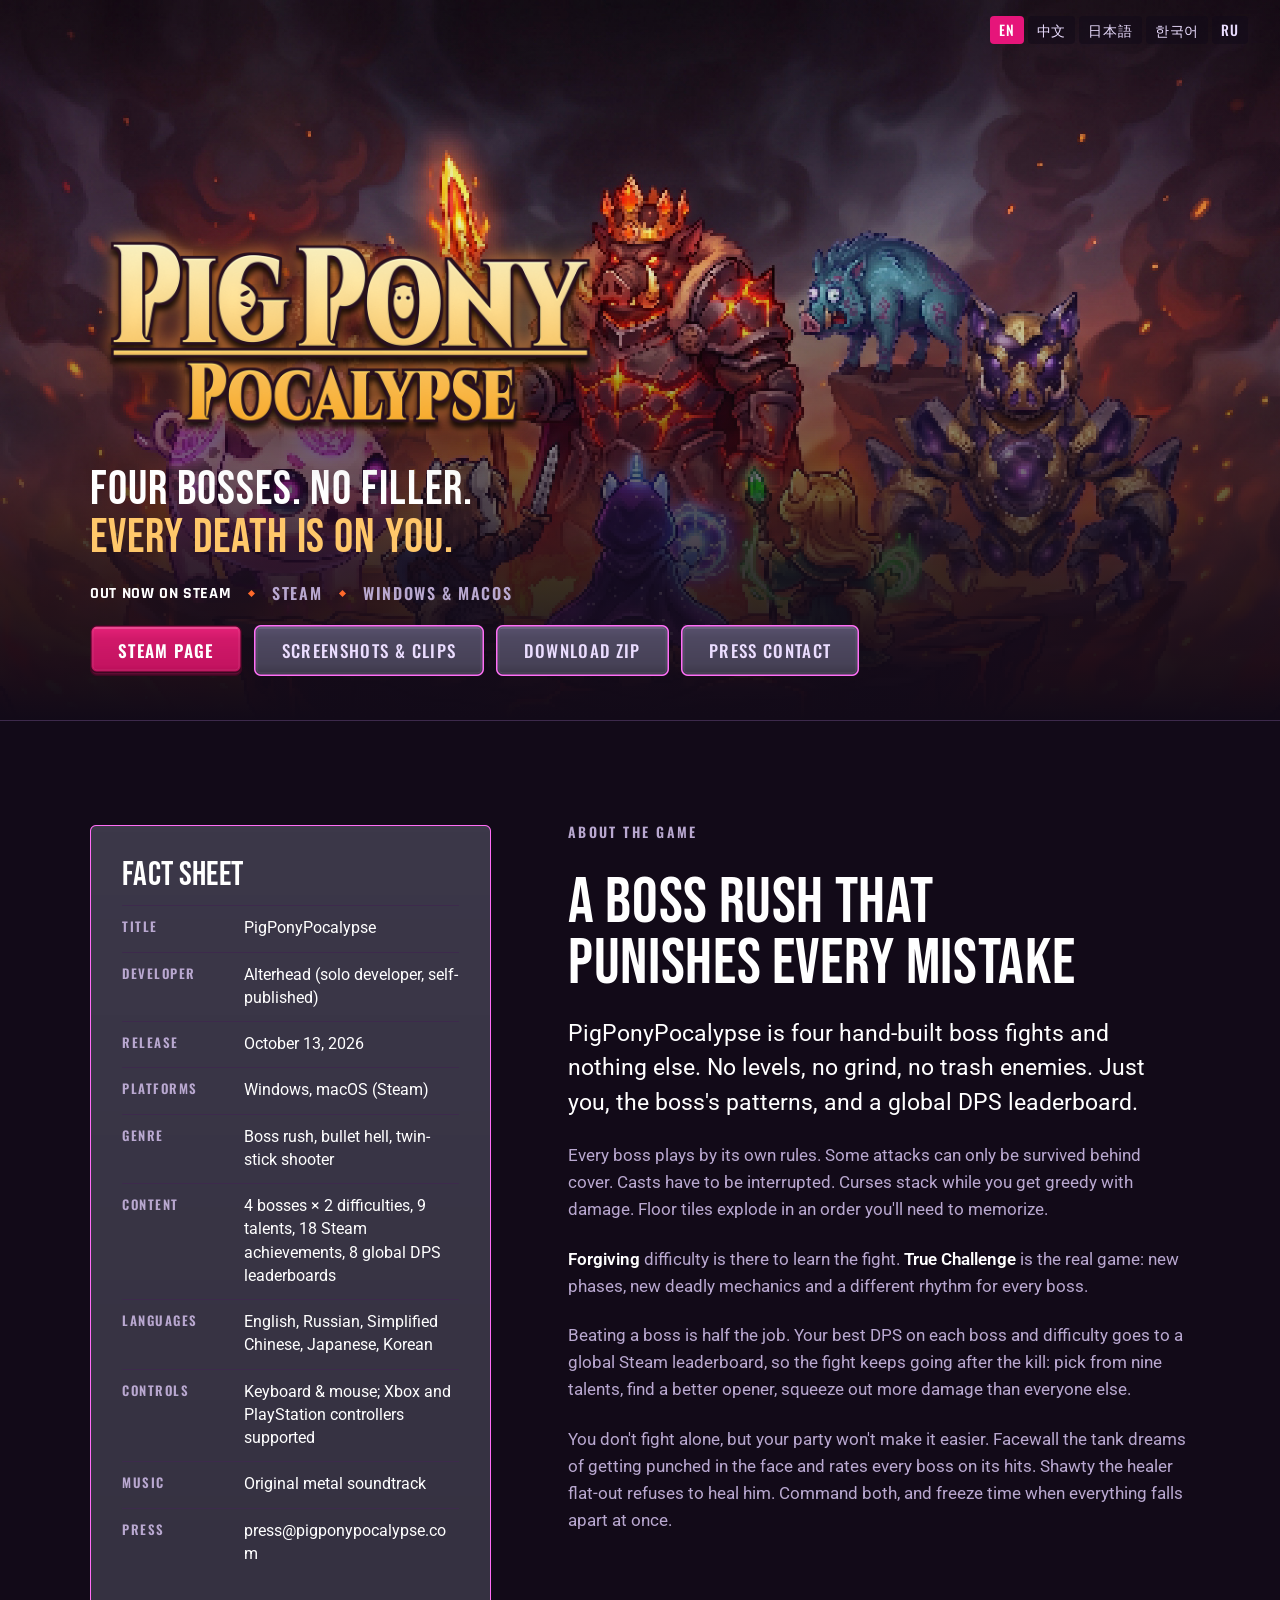
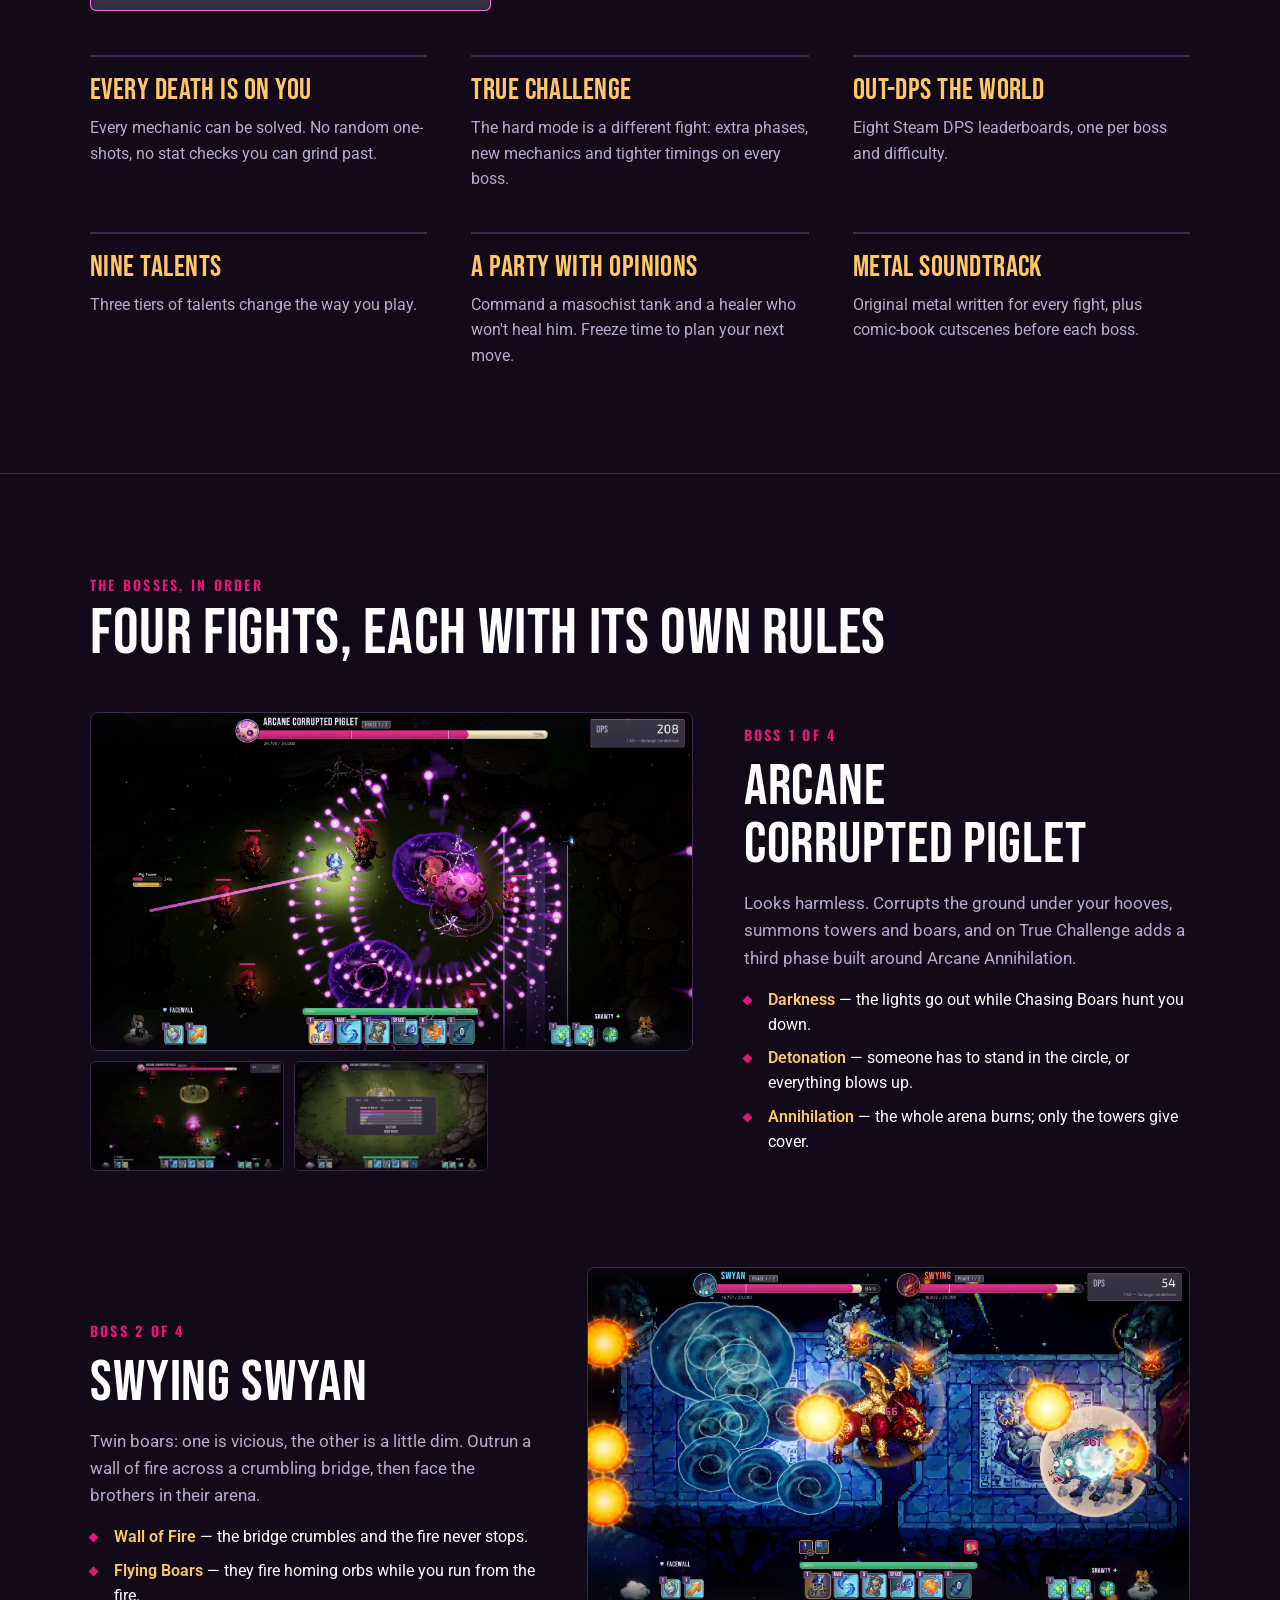
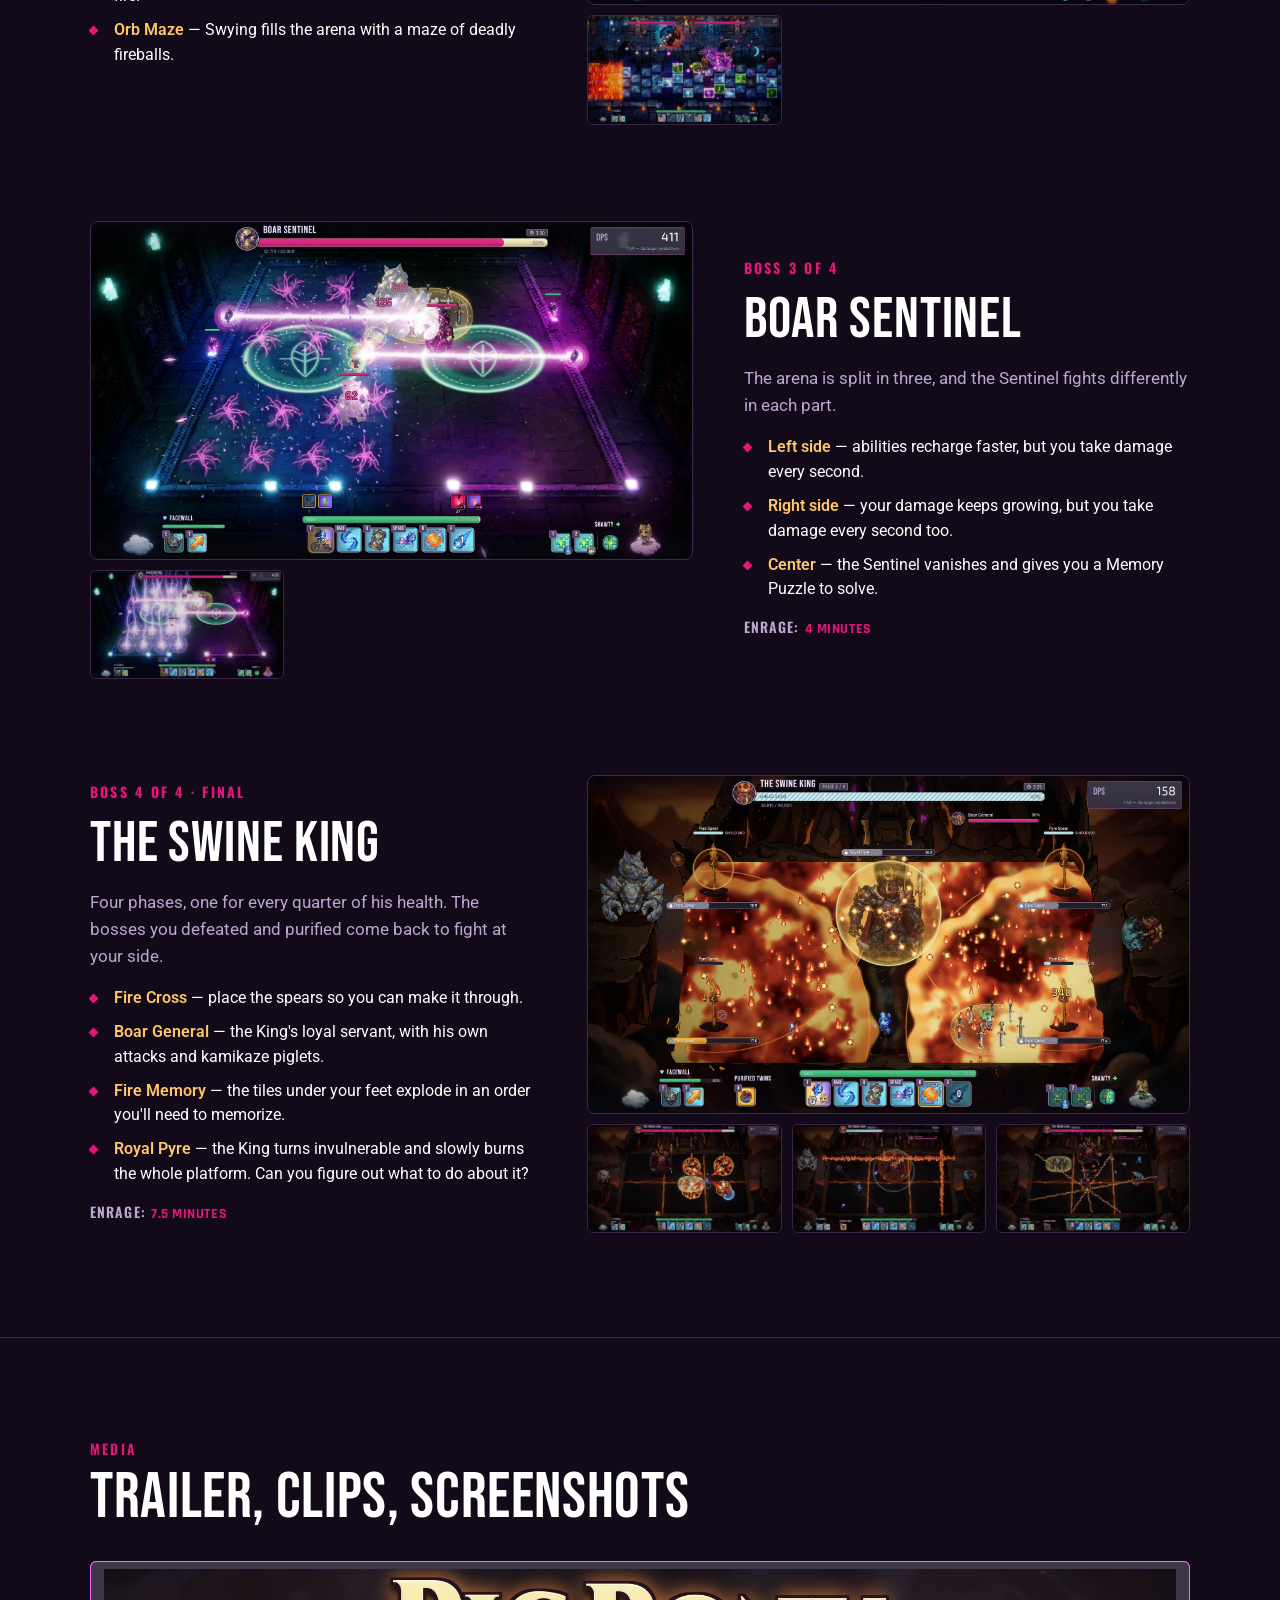
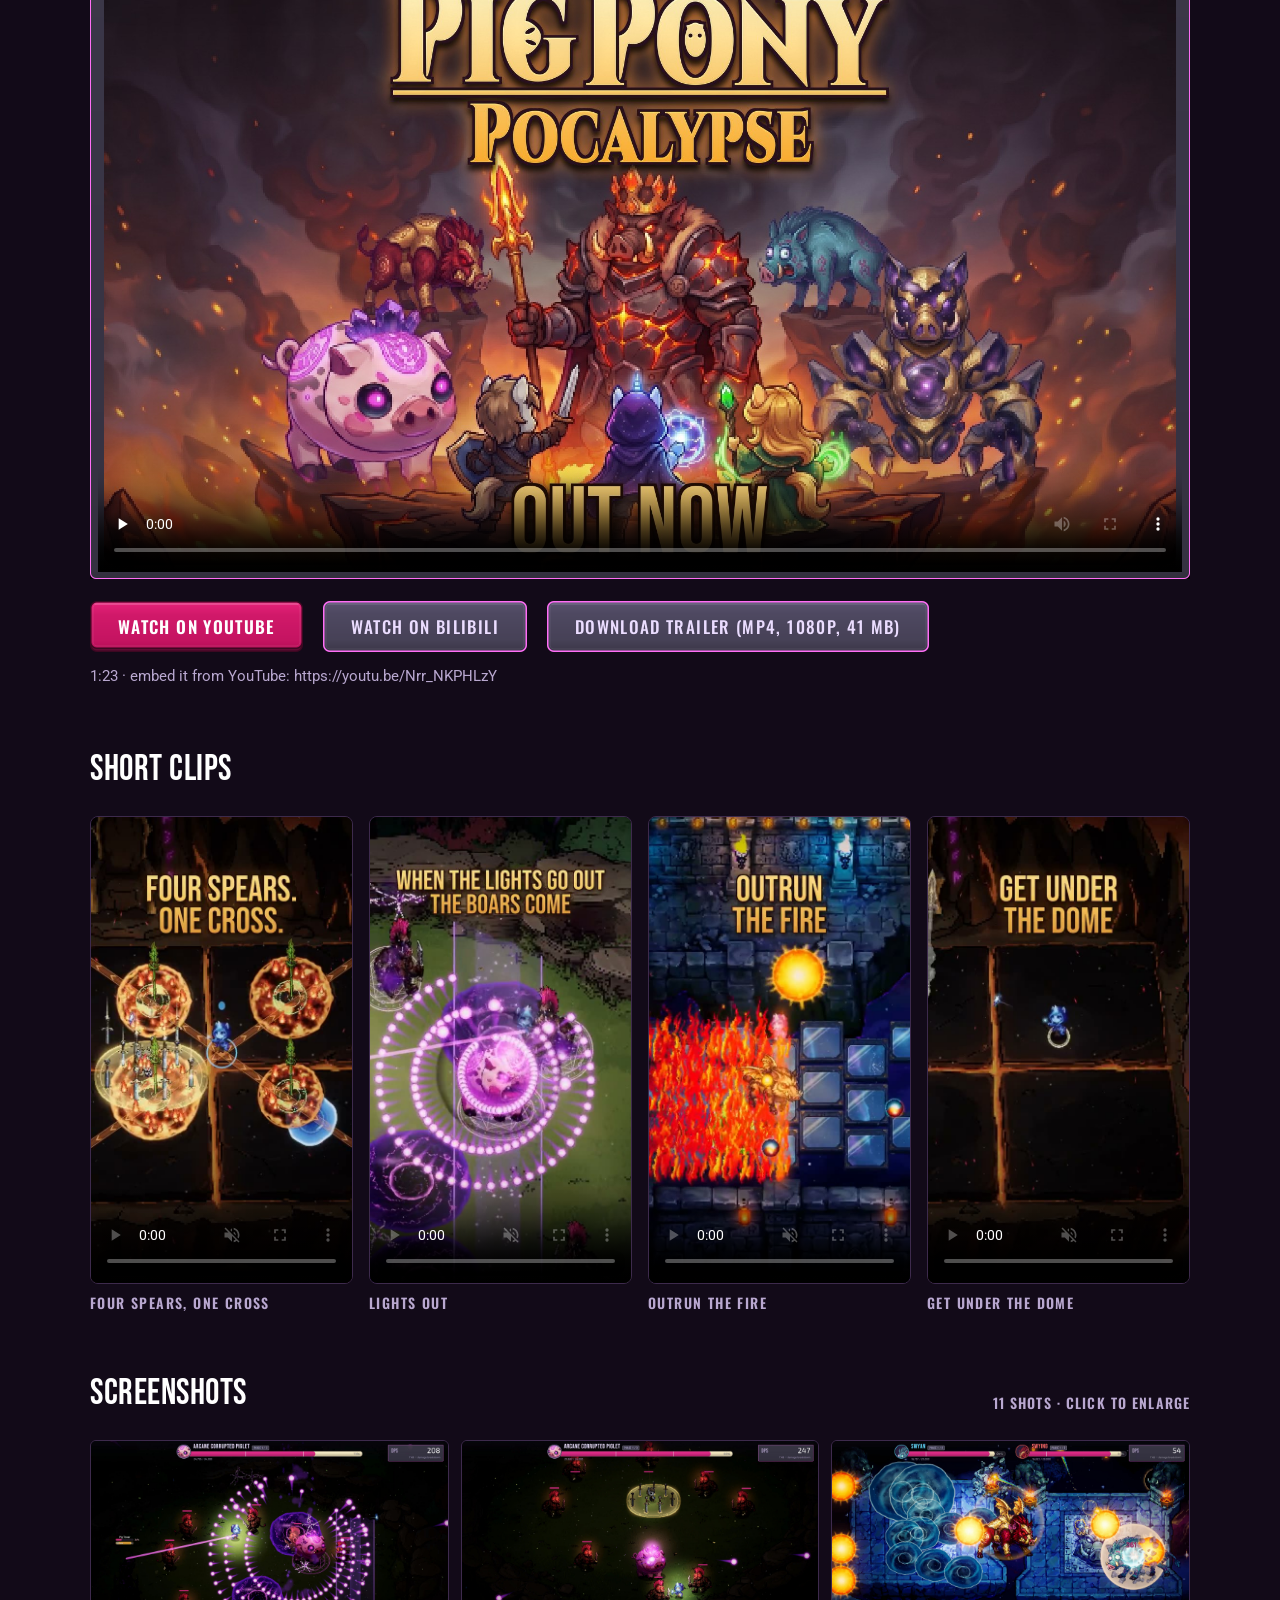
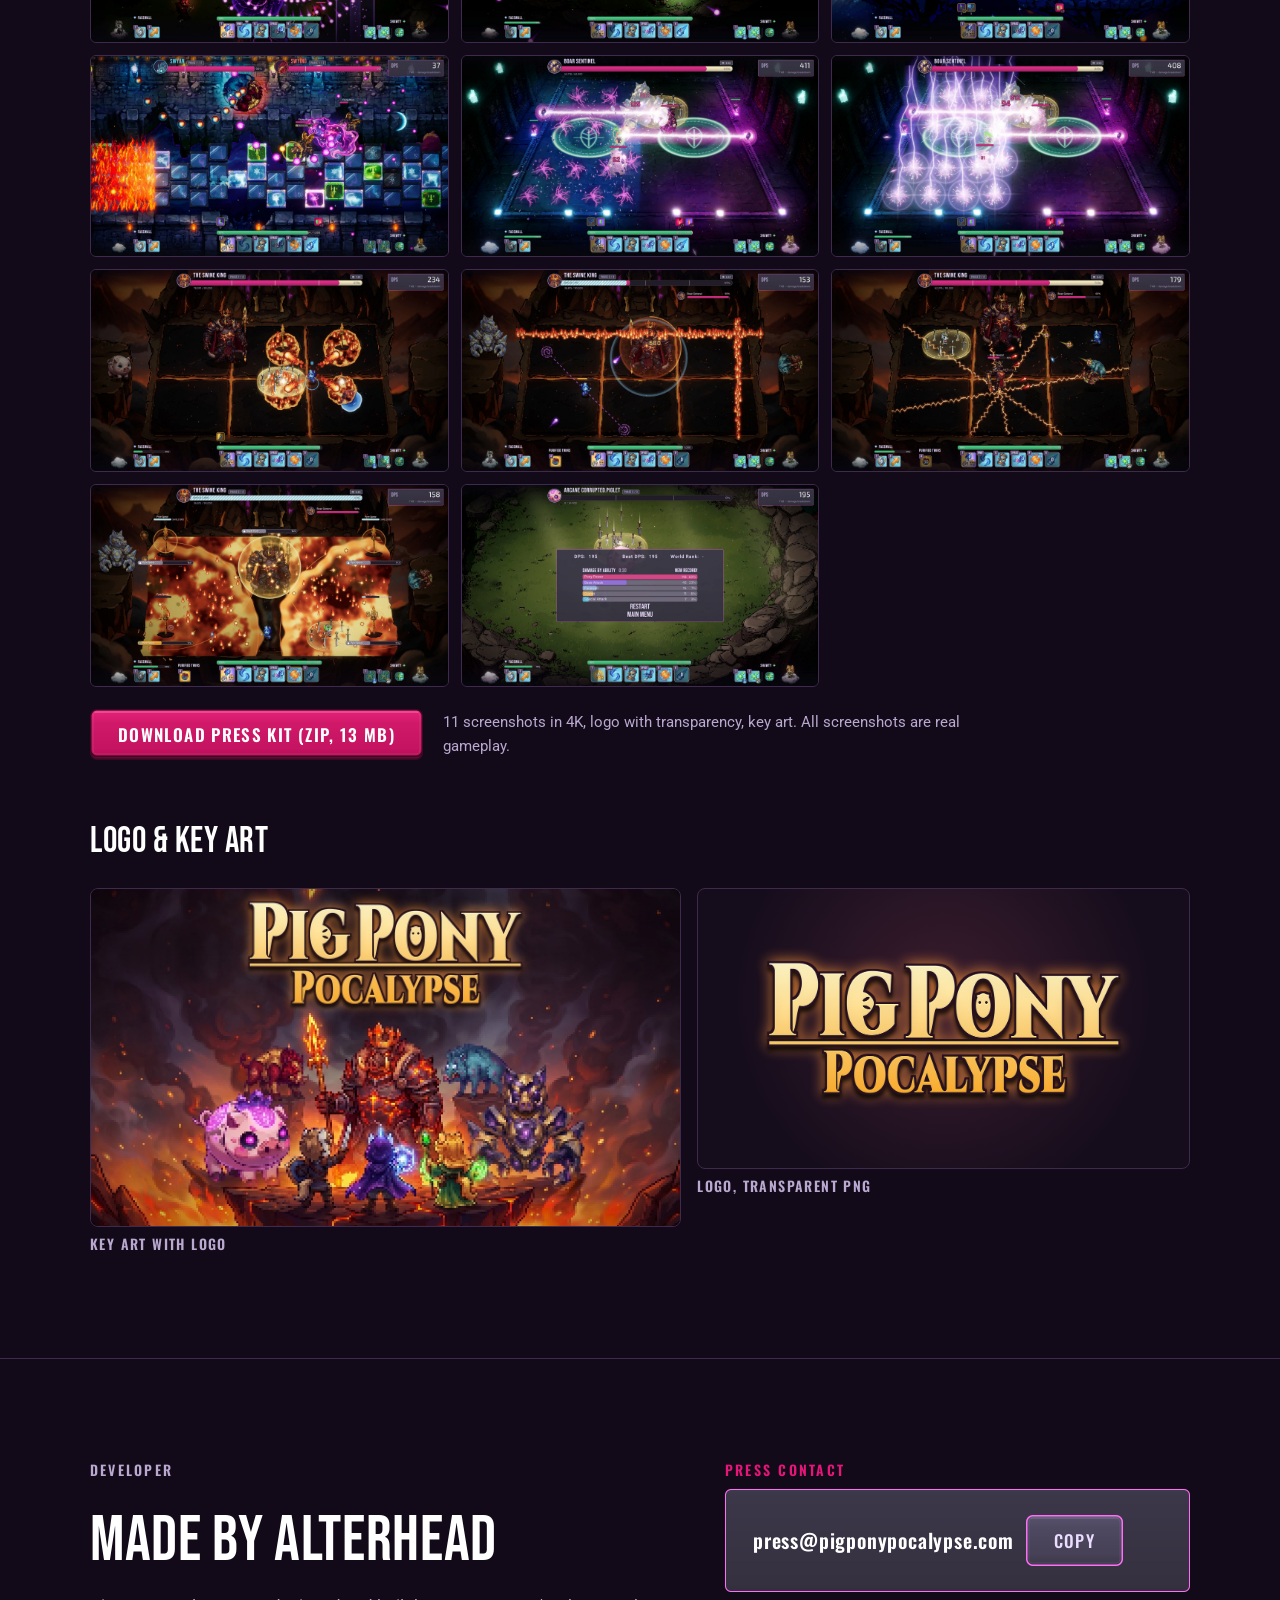
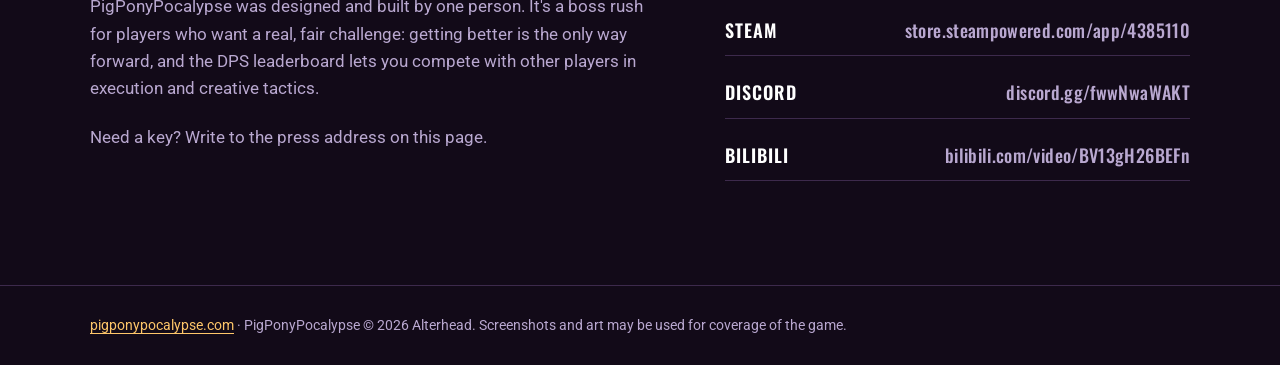
<file: presskit/index.html>
<!doctype html>
<html lang="en">
<head>
<meta charset="utf-8">
<meta name="viewport" content="width=device-width, initial-scale=1, viewport-fit=cover">
<meta name="description" content="Press kit for PigPonyPocalypse, a hardcore boss rush out now on Steam. Fact sheet, bosses, screenshots, clips, logo and press contact.">
<meta property="og:type" content="website">
<meta property="og:title" content="PigPonyPocalypse — Press Kit">
<meta property="og:description" content="Four bosses. No filler. Every death is on you. Out now on Steam.">
<meta property="og:image" content="https://pigponypocalypse.com/presskit/img/capsule.jpg">
<meta property="og:url" content="https://pigponypocalypse.com/presskit/">
<meta name="twitter:card" content="summary_large_image">
<link rel="icon" href="/favicon.png">
<title>PigPonyPocalypse — Press Kit</title>
<style>
/* layout: volcanic banner → fact sheet beside the pitch → bosses in play order → media → contact. one dark world, gold + lava on plum */
:root{
  --ground:#140c1a;      /* plum-black, the arena's shadow */
  --panel:#1e1326;
  --line:#3a2846;
  --ink:#f3eaff;         /* lavender-white, the game's UI ink */
  --muted:#b7a6c9;
  --gold:#ffc76a;        /* logo gold */
  --lava:#ff6a2b;        /* the King's cracks */
  --pink:#e6157a;        /* menu hover pink */
  --display:"Bebas Neue",Impact,"Arial Narrow",sans-serif;
  --body:"Barlow",system-ui,-apple-system,"Segoe UI",sans-serif;
  --label:"Barlow Condensed","Arial Narrow",system-ui,sans-serif;
  color-scheme:dark;
}
*{box-sizing:border-box}
html{scroll-behavior:smooth}
@media (prefers-reduced-motion:reduce){html{scroll-behavior:auto}}
body{background:var(--ground);color:var(--ink);font:400 17px/1.6 var(--body);margin:0}
a{color:var(--gold);text-underline-offset:3px}
a:focus-visible,button:focus-visible{outline:2px solid var(--gold);outline-offset:3px;border-radius:4px}
img,video{max-width:100%;display:block}
.wrap{max-width:1180px;margin:0 auto;padding-inline:clamp(16px,4vw,40px)}
h2{font:400 clamp(40px,6vw,64px)/.95 var(--display);letter-spacing:.01em;margin:0;text-wrap:balance}
h3{font:400 clamp(30px,4vw,40px)/1 var(--display);letter-spacing:.015em;margin:0;text-wrap:balance}
.eyebrow{font:600 14px/1 var(--label);letter-spacing:.16em;text-transform:uppercase;color:var(--lava);margin:0 0 12px}
section{padding-block:clamp(56px,9vw,104px)}
section+section{border-top:1px solid var(--line)}
p{margin:0}

/* hero */
.hero{position:relative;isolation:isolate;overflow:hidden;border-bottom:1px solid var(--line)}
.hero-art{position:absolute;inset:0;z-index:-2}
.hero-art img{width:100%;height:100%;object-fit:cover;object-position:50% 40%}
.hero::after{content:"";position:absolute;inset:0;z-index:-1;background:
  linear-gradient(180deg,rgba(20,12,26,.15) 0%,rgba(20,12,26,.05) 35%,rgba(20,12,26,.82) 78%,var(--ground) 100%)}
.hero-inner{min-height:clamp(520px,62vw,720px);display:flex;flex-direction:column;justify-content:flex-end;gap:22px;padding-block:40px 44px}
.logo{width:min(520px,82%);filter:drop-shadow(0 6px 24px rgba(0,0,0,.6))}
.tagline{font:400 clamp(28px,4.4vw,48px)/1 var(--display);letter-spacing:.02em;max-width:22ch;text-wrap:balance}
.tagline em{font-style:normal;color:var(--gold)}
.release{display:flex;flex-wrap:wrap;gap:8px 18px;font:600 16px/1.2 var(--label);letter-spacing:.1em;text-transform:uppercase;color:var(--muted)}
.release b{color:var(--ink);font-weight:700}
.release span{display:flex;align-items:center;gap:18px}
.release span+span::before{content:"";width:5px;height:5px;background:var(--lava);transform:rotate(45deg)}
.cta{display:flex;flex-wrap:wrap;gap:12px}
.btn{display:inline-flex;align-items:center;gap:10px;font:700 16px/1 var(--label);letter-spacing:.1em;text-transform:uppercase;text-decoration:none;
  padding:14px 20px;border-radius:6px;border:1px solid var(--line);color:var(--ink);background:rgba(30,19,38,.75);cursor:pointer}
.btn:hover{border-color:var(--pink);color:#fff}
.btn.primary{background:var(--gold);color:#2a1606;border-color:var(--gold)}
.btn.primary:hover{background:#ffd78f;color:#2a1606}

/* facts + pitch */
.split{display:grid;grid-template-columns:minmax(0,1fr) minmax(0,1.55fr);gap:clamp(32px,6vw,80px);align-items:start}
.facts{background:var(--panel);border:1px solid var(--line);border-radius:10px;padding:26px 24px}
.facts h2{font-size:34px;margin-bottom:14px}
.facts dl{margin:0;display:grid;gap:0}
.facts .row{display:grid;grid-template-columns:110px minmax(0,1fr);gap:12px;padding:11px 0;border-top:1px solid var(--line)}
.facts dt{font:600 13px/1.5 var(--label);letter-spacing:.12em;text-transform:uppercase;color:var(--muted)}
.facts dd{margin:0;font-size:15.5px;line-height:1.5;overflow-wrap:anywhere}
.pitch{display:grid;gap:22px;max-width:64ch}
.pitch .lede{font-size:clamp(20px,2.2vw,23px);line-height:1.5;color:var(--ink)}
.pitch p{color:var(--muted)}
.pitch p strong{color:var(--ink);font-weight:600}

/* features */
.features{display:grid;grid-template-columns:repeat(3,minmax(0,1fr));gap:40px 44px;margin-top:44px}
.feature{display:grid;gap:10px;align-content:start;padding-top:18px;border-top:2px solid var(--line)}
.feature:hover{border-top-color:var(--lava)}
.feature h3{font-size:30px;color:var(--gold)}
.feature p{color:var(--muted);font-size:16px}

/* bosses */
.bosses{display:grid;gap:clamp(56px,8vw,96px);margin-top:48px}
.boss{display:grid;grid-template-columns:minmax(0,1.35fr) minmax(0,1fr);gap:clamp(24px,4vw,52px);align-items:center}
.boss:nth-child(even){grid-template-columns:minmax(0,1fr) minmax(0,1.35fr)}
.boss:nth-child(even) .boss-media{order:2}
.boss-media{display:grid;gap:10px}
.boss-media .main{border-radius:8px;border:1px solid var(--line);cursor:zoom-in;aspect-ratio:16/9;object-fit:cover;width:100%}
.boss-media .thumbs{display:grid;grid-template-columns:repeat(3,minmax(0,1fr));gap:10px}
.boss-media .thumbs img{border-radius:6px;border:1px solid var(--line);cursor:zoom-in;aspect-ratio:16/9;object-fit:cover;width:100%;opacity:.85}
.boss-media .thumbs img:hover{opacity:1;border-color:var(--gold)}
.boss-text{display:grid;gap:16px}
.order{font:700 14px/1 var(--label);letter-spacing:.16em;text-transform:uppercase;color:var(--lava)}
.boss-text h3{font-size:clamp(40px,5vw,58px)}
.boss-text p{color:var(--muted)}
.mechs{list-style:none;margin:0;padding:0;display:grid;gap:9px}
.mechs li{display:grid;grid-template-columns:14px minmax(0,1fr);gap:10px;font-size:15.5px;color:var(--ink)}
.mechs li::before{content:"";width:7px;height:7px;margin-top:9px;background:var(--gold);transform:rotate(45deg)}
.mechs b{font-weight:600;color:var(--gold)}
.enrage{font:600 14px/1.3 var(--label);letter-spacing:.08em;text-transform:uppercase;color:var(--muted)}
.enrage b{color:var(--pink)}

/* media */
.trailer{margin-top:36px;border:1px dashed var(--line);border-radius:10px;padding:clamp(22px,4vw,36px);display:grid;grid-template-columns:minmax(0,1fr) auto;gap:20px;align-items:center;background:var(--panel)}
.trailer h3{font-size:32px}
.trailer p{color:var(--muted);margin-top:6px}
.clips{display:grid;grid-template-columns:repeat(4,minmax(0,1fr));gap:16px;margin-top:28px}
.clip{display:grid;gap:10px}
.clip video{width:100%;aspect-ratio:9/16;object-fit:cover;border-radius:8px;border:1px solid var(--line);background:#000}
.clip span{font:600 14px/1.3 var(--label);letter-spacing:.1em;text-transform:uppercase;color:var(--muted)}
.gallery{display:grid;grid-template-columns:repeat(3,minmax(0,1fr));gap:12px;margin-top:28px}
.gallery button{all:unset;cursor:zoom-in;border-radius:6px;overflow:hidden;border:1px solid var(--line);display:block}
.gallery button:focus-visible{outline:2px solid var(--gold);outline-offset:3px}
.gallery img{width:100%;aspect-ratio:16/9;object-fit:cover;transition:transform .25s}
.gallery button:hover img{transform:scale(1.03)}
@media (prefers-reduced-motion:reduce){.gallery img{transition:none}}
.note{font-size:15px;color:var(--muted);max-width:70ch}
.dl{display:flex;flex-wrap:wrap;align-items:center;gap:12px 20px;margin-top:22px}
.sub{display:flex;flex-wrap:wrap;justify-content:space-between;align-items:end;gap:12px 24px;margin-top:64px}
.sub:first-of-type{margin-top:0}
.sub h3{font-size:36px}

.art{display:grid;grid-template-columns:minmax(0,1.2fr) minmax(0,1fr);gap:16px;margin-top:28px}
.art figure{margin:0;display:grid;gap:8px}
.art figure>div{border-radius:8px;border:1px solid var(--line);overflow:hidden;background:var(--panel)}
.art .logo-box{display:grid;place-items:center;padding:28px;height:100%;background:radial-gradient(circle at 50% 40%,#3b1d2e,#160d1c 70%)}
.art figcaption{font:600 14px/1.3 var(--label);letter-spacing:.1em;text-transform:uppercase;color:var(--muted)}

/* contact */
.contact{display:grid;grid-template-columns:minmax(0,1.2fr) minmax(0,1fr);gap:clamp(32px,6vw,80px);align-items:start}
.contact .pitch p{color:var(--muted)}
.mail{display:flex;flex-wrap:wrap;align-items:center;gap:12px;background:var(--panel);border:1px solid var(--line);border-radius:10px;padding:18px 20px}
.mail code{font:600 20px/1.2 var(--label);letter-spacing:.04em;color:var(--ink);user-select:all;overflow-wrap:anywhere;min-width:0}
.links{display:grid;gap:12px;margin-top:14px}
.links a{display:flex;justify-content:space-between;gap:12px;padding:14px 0;border-bottom:1px solid var(--line);text-decoration:none;color:var(--ink);font:600 18px/1.2 var(--label);letter-spacing:.06em;text-transform:uppercase}
.links a:hover{color:var(--gold)}
.links a span{color:var(--muted);font-weight:500;text-transform:none;letter-spacing:.02em;overflow-wrap:anywhere;text-align:right}
footer{border-top:1px solid var(--line);padding-block:28px;color:var(--muted);font-size:14px}

/* lightbox */
.lb{position:fixed;inset:0;z-index:50;background:rgba(10,6,14,.94);display:grid;grid-template-rows:1fr auto;padding:clamp(12px,3vw,32px);gap:12px}
.lb img{max-height:100%;max-width:100%;margin:auto;object-fit:contain;border-radius:6px;min-height:0}
.lb-bar{display:flex;flex-wrap:wrap;justify-content:space-between;align-items:center;gap:10px;color:var(--muted);font:600 15px/1.3 var(--label);letter-spacing:.06em}
.lb-bar .ctrls{display:flex;gap:8px}

@media (max-width:900px){
  .split,.contact,.art{grid-template-columns:minmax(0,1fr)}
  .features{grid-template-columns:repeat(2,minmax(0,1fr))}
  .boss,.boss:nth-child(even){grid-template-columns:minmax(0,1fr)}
  .boss:nth-child(even) .boss-media{order:0}
  .clips{grid-template-columns:repeat(2,minmax(0,1fr))}
  .gallery{grid-template-columns:repeat(2,minmax(0,1fr))}
}
@media (max-width:560px){
  .features,.gallery{grid-template-columns:minmax(0,1fr)}
  .trailer{grid-template-columns:minmax(0,1fr)}
  .facts .row{grid-template-columns:minmax(0,1fr);gap:2px}
}
</style>
<link rel="stylesheet" href="/assets/site.css">
<style>
.trailer-box{margin-top:32px}
.trailer-box video{width:100%;aspect-ratio:16/9;background:#000;border:8px solid transparent;border-image:url(/assets/ui/list_panel.png) 16 fill / 8px stretch}
.facts,.mail{border:8px solid transparent;border-radius:0;border-image:url(/assets/ui/list_panel.png) 16 fill / 8px stretch;background:none}
.facts .row{border-top-color:var(--line)}
.logo{content:url(/assets/logo_gold.png)}
.release b,.enrage b{font-family:var(--num);font-weight:700;letter-spacing:.04em}
.order,.eyebrow{color:var(--pink)}
.mechs li::before{background:var(--pink)}
.feature:hover{border-top-color:var(--pink)}
</style>

<link rel="alternate" hreflang="en" href="https://pigponypocalypse.com/presskit/">
<link rel="alternate" hreflang="zh-Hans" href="https://pigponypocalypse.com/zh/presskit/">
<link rel="alternate" hreflang="ja" href="https://pigponypocalypse.com/ja/presskit/">
<link rel="alternate" hreflang="ko" href="https://pigponypocalypse.com/ko/presskit/">
<link rel="alternate" hreflang="ru" href="https://pigponypocalypse.com/ru/presskit/">
<link rel="alternate" hreflang="x-default" href="https://pigponypocalypse.com/presskit/">
<style>
.langs{position:absolute;top:calc(env(safe-area-inset-top,0px) + 16px);right:clamp(16px,3vw,32px);z-index:5;display:flex;gap:4px;flex-wrap:wrap;justify-content:flex-end}
.langs a{font:500 14px/1 var(--label);letter-spacing:.06em;color:var(--lav);text-decoration:none;padding:7px 9px;border-radius:4px;background:rgba(18,10,24,.55)}
.langs a:hover{color:#fff;background:rgba(230,21,122,.35)}
.langs a[aria-current]{color:#fff;background:var(--pink)}
html[lang="ru"] .tag,html[lang="ru"] .tagline{max-width:none}
html[lang="ru"] .tag b,html[lang="ru"] .tagline em{display:block}

</style>
</head>
<body>
<header class="hero">
  <nav class="langs" aria-label="Language"><a href="/presskit/" hreflang="en" lang="en" data-lang="en" aria-current="page">EN</a><a href="/zh/presskit/" hreflang="zh-Hans" lang="zh-Hans" data-lang="zh">中文</a><a href="/ja/presskit/" hreflang="ja" lang="ja" data-lang="ja">日本語</a><a href="/ko/presskit/" hreflang="ko" lang="ko" data-lang="ko">한국어</a><a href="/ru/presskit/" hreflang="ru" lang="ru" data-lang="ru">RU</a></nav>
  <div class="hero-art"><img src="/assets/keyart.jpg" alt="Key art: three pony heroes on a lava ledge facing the Swine King, the Arcane Corrupted Piglet, the Boar Sentinel and the twin boars Swying Swyan"></div>
  <div class="wrap hero-inner">
    <img class="logo" src="/presskit/img/logo.png" alt="PigPonyPocalypse">
    <p class="tagline">Four bosses. No filler. <em>Every death is on you.</em></p>
    <div class="release"><span><b>Out now on Steam</b></span><span>Steam</span><span>Windows &amp; macOS</span></div>
    <div class="cta">
      <a class="btn primary" href="https://store.steampowered.com/app/4385110/PigPonyPocalypse/" target="_blank" rel="noopener">Steam page</a>
      <a class="btn" href="#media">Screenshots &amp; clips</a>
      <a class="btn" href="/presskit/PigPonyPocalypse_PressKit.zip" download>Download ZIP</a>
      <a class="btn" href="#contact">Press contact</a>
    </div>
  </div>
</header>

<main>
<section id="about">
  <div class="wrap split">
    <aside class="facts" aria-labelledby="facts-h">
      <h2 id="facts-h">Fact sheet</h2>
      <dl>
        <div class="row"><dt>Title</dt><dd>PigPonyPocalypse</dd></div>
        <div class="row"><dt>Developer</dt><dd>Alterhead (solo developer, self-published)</dd></div>
        <div class="row"><dt>Release</dt><dd>October 13, 2026</dd></div>
        <div class="row"><dt>Platforms</dt><dd>Windows, macOS (Steam)</dd></div>
        <div class="row"><dt>Genre</dt><dd>Boss rush, bullet hell, twin-stick shooter</dd></div>
        <div class="row"><dt>Content</dt><dd>4 bosses × 2 difficulties, 9 talents, 18 Steam achievements, 8 global DPS leaderboards</dd></div>
        <div class="row"><dt>Languages</dt><dd>English, Russian, Simplified Chinese, Japanese, Korean</dd></div>
        <div class="row"><dt>Controls</dt><dd>Keyboard &amp; mouse; Xbox and PlayStation controllers supported</dd></div>
        <div class="row"><dt>Music</dt><dd>Original metal soundtrack</dd></div>
        <div class="row"><dt>Press</dt><dd>press@pigponypocalypse.com</dd></div>
      </dl>
    </aside>
    <div class="pitch">
      <p class="eyebrow">About the game</p>
      <h2>A boss rush that punishes every mistake</h2>
      <p class="lede">PigPonyPocalypse is four hand-built boss fights and nothing else. No levels, no grind, no trash enemies. Just you, the boss's patterns, and a global DPS leaderboard.</p>
      <p>Every boss plays by its own rules. Some attacks can only be survived behind cover. Casts have to be interrupted. Curses stack while you get greedy with damage. Floor tiles explode in an order you'll need to memorize.</p>
      <p><strong>Forgiving</strong> difficulty is there to learn the fight. <strong>True Challenge</strong> is the real game: new phases, new deadly mechanics and a different rhythm for every boss.</p>
      <p>Beating a boss is half the job. Your best DPS on each boss and difficulty goes to a global Steam leaderboard, so the fight keeps going after the kill: pick from nine talents, find a better opener, squeeze out more damage than everyone else.</p>
      <p>You don't fight alone, but your party won't make it easier. Facewall the tank dreams of getting punched in the face and rates every boss on its hits. Shawty the healer flat-out refuses to heal him. Command both, and freeze time when everything falls apart at once.</p>
    </div>
  </div>

  <div class="wrap">
    <div class="features">
      <div class="feature"><h3>Every death is on you</h3><p>Every mechanic can be solved. No random one-shots, no stat checks you can grind past.</p></div>
      <div class="feature"><h3>True Challenge</h3><p>The hard mode is a different fight: extra phases, new mechanics and tighter timings on every boss.</p></div>
      <div class="feature"><h3>Out-DPS the world</h3><p>Eight Steam DPS leaderboards, one per boss and difficulty.</p></div>
      <div class="feature"><h3>Nine talents</h3><p>Three tiers of talents change the way you play.</p></div>
      <div class="feature"><h3>A party with opinions</h3><p>Command a masochist tank and a healer who won't heal him. Freeze time to plan your next move.</p></div>
      <div class="feature"><h3>Metal soundtrack</h3><p>Original metal written for every fight, plus comic-book cutscenes before each boss.</p></div>
    </div>
  </div>
</section>

<section id="bosses">
  <div class="wrap">
    <p class="eyebrow">The bosses, in order</p>
    <h2>Four fights, each with its own rules</h2>
    <div class="bosses">

      <article class="boss">
        <div class="boss-media">
          <img class="main" data-full src="/presskit/shots/screenshot_02_darkness_red_eyes.jpg" alt="Arcane Corrupted Piglet fires spirals of arcane orbs at the player" loading="lazy">
          <div class="thumbs">
            <img data-full src="/presskit/shots/screenshot_13_eight_boars_in_the_dark.jpg" alt="The arena goes dark while Chasing Boars hunt the player" loading="lazy">
            <img data-full src="/presskit/shots/screenshot_20_dps_breakdown.jpg" alt="Victory screen with the DPS breakdown by ability" loading="lazy">
          </div>
        </div>
        <div class="boss-text">
          <span class="order">Boss 1 of 4</span>
          <h3>Arcane Corrupted Piglet</h3>
          <p>Looks harmless. Corrupts the ground under your hooves, summons towers and boars, and on True Challenge adds a third phase built around Arcane Annihilation.</p>
          <ul class="mechs">
            <li><span><b>Darkness</b> — the lights go out while Chasing Boars hunt you down.</span></li>
            <li><span><b>Detonation</b> — someone has to stand in the circle, or everything blows up.</span></li>
            <li><span><b>Annihilation</b> — the whole arena burns; only the towers give cover.</span></li>
          </ul>
        </div>
      </article>

      <article class="boss">
        <div class="boss-media">
          <img class="main" data-full src="/presskit/shots/screenshot_10_sun_circle.jpg" alt="Swying and Swyan fight together in the temple arena" loading="lazy">
          <div class="thumbs">
            <img data-full src="/presskit/shots/screenshot_18_mystery_spirit.jpg" alt="Running across the crystal bridge ahead of the wall of fire" loading="lazy">
          </div>
        </div>
        <div class="boss-text">
          <span class="order">Boss 2 of 4</span>
          <h3>Swying Swyan</h3>
          <p>Twin boars: one is vicious, the other is a little dim. Outrun a wall of fire across a crumbling bridge, then face the brothers in their arena.</p>
          <ul class="mechs">
            <li><span><b>Wall of Fire</b> — the bridge crumbles and the fire never stops.</span></li>
            <li><span><b>Flying Boars</b> — they fire homing orbs while you run from the fire.</span></li>
            <li><span><b>Orb Maze</b> — Swying fills the arena with a maze of deadly fireballs.</span></li>
          </ul>
        </div>
      </article>

      <article class="boss">
        <div class="boss-media">
          <img class="main" data-full src="/presskit/shots/screenshot_06_sentinel_lightning.jpg" alt="Boar Sentinel fires lasers across the temple floor" loading="lazy">
          <div class="thumbs">
            <img data-full src="/presskit/shots/screenshot_14_lightning_storm.jpg" alt="A storm of lightning strikes covers the Sentinel's arena" loading="lazy">
          </div>
        </div>
        <div class="boss-text">
          <span class="order">Boss 3 of 4</span>
          <h3>Boar Sentinel</h3>
          <p>The arena is split in three, and the Sentinel fights differently in each part.</p>
          <ul class="mechs">
            <li><span><b>Left side</b> — abilities recharge faster, but you take damage every second.</span></li>
            <li><span><b>Right side</b> — your damage keeps growing, but you take damage every second too.</span></li>
            <li><span><b>Center</b> — the Sentinel vanishes and gives you a Memory Puzzle to solve.</span></li>
          </ul>
          <p class="enrage">Enrage: <b>4 minutes</b></p>
        </div>
      </article>

      <article class="boss">
        <div class="boss-media">
          <img class="main" data-full src="/presskit/shots/screenshot_17_royal_pyre_spears.jpg" alt="The Swine King channels the Royal Pyre while fire floods the hall" loading="lazy">
          <div class="thumbs">
            <img data-full src="/presskit/shots/screenshot_03_fire_cross.jpg" alt="Fire Cross lines cut through the King's hall" loading="lazy">
            <img data-full src="/presskit/shots/screenshot_15_fire_walls.jpg" alt="Walls of fire split the arena into tiles" loading="lazy">
            <img data-full src="/presskit/shots/screenshot_16_general_sword_star.jpg" alt="The Boar General's sword slam lines radiate across the hall" loading="lazy">
          </div>
        </div>
        <div class="boss-text">
          <span class="order">Boss 4 of 4 · Final</span>
          <h3>The Swine King</h3>
          <p>Four phases, one for every quarter of his health. The bosses you defeated and purified come back to fight at your side.</p>
          <ul class="mechs">
            <li><span><b>Fire Cross</b> — place the spears so you can make it through.</span></li>
            <li><span><b>Boar General</b> — the King's loyal servant, with his own attacks and kamikaze piglets.</span></li>
            <li><span><b>Fire Memory</b> — the tiles under your feet explode in an order you'll need to memorize.</span></li>
            <li><span><b>Royal Pyre</b> — the King turns invulnerable and slowly burns the whole platform. Can you figure out what to do about it?</span></li>
          </ul>
          <p class="enrage">Enrage: <b>7.5 minutes</b></p>
        </div>
      </article>

    </div>
  </div>
</section>

<section id="media">
  <div class="wrap">
    <p class="eyebrow">Media</p>
    <h2>Trailer, clips, screenshots</h2>

    <div class="trailer-box">
      <video src="/media/pigponypocalypse_trailer_1080p_v3_outnow.mp4" poster="/media/trailer_poster_out_now.jpg" controls preload="none" playsinline data-manual aria-label="PigPonyPocalypse trailer"></video>
      <div class="dl"><a class="btn primary" href="https://youtu.be/Nrr_NKPHLzY" target="_blank" rel="noopener">Watch on YouTube</a><a class="btn" href="https://www.bilibili.com/video/BV13gH26BEFn" target="_blank" rel="noopener">Watch on Bilibili</a><a class="btn" href="/media/pigponypocalypse_trailer_1080p_v3_outnow.mp4" download>Download trailer (MP4, 1080p, 41 MB)</a><p class="note">1:23 · embed it from YouTube: https://youtu.be/Nrr_NKPHLzY</p></div>
    </div>

    <div class="sub"><h3>Short clips</h3></div>
    <div class="clips">
      <div class="clip"><video src="/presskit/clips/v3_1_four_spears_one_cross.mp4" poster="/presskit/clips/v3_1_four_spears_one_cross.jpg" muted loop playsinline autoplay preload="metadata" aria-label="Four spears, one cross: the Swine King's Fire Cross"></video><span>Four spears, one cross</span></div>
      <div class="clip"><video src="/presskit/clips/v3_2_lights_out.mp4" poster="/presskit/clips/v3_2_lights_out.jpg" muted loop playsinline autoplay preload="metadata" aria-label="When the lights go out, the boars come"></video><span>Lights out</span></div>
      <div class="clip"><video src="/presskit/clips/v3_3_outrun_the_fire.mp4" poster="/presskit/clips/v3_3_outrun_the_fire.jpg" muted loop playsinline autoplay preload="metadata" aria-label="Outrun the wall of fire on the twins' bridge"></video><span>Outrun the fire</span></div>
      <div class="clip"><video src="/presskit/clips/v3_4_get_under_the_dome.mp4" poster="/presskit/clips/v3_4_get_under_the_dome.jpg" muted loop playsinline autoplay preload="metadata" aria-label="Get under the dome before King's Fury"></video><span>Get under the dome</span></div>
    </div>

    <div class="sub"><h3>Screenshots</h3><span class="enrage">11 shots · click to enlarge</span></div>
    <div class="gallery" id="gallery"></div>
    <div class="dl"><a class="btn primary" href="/presskit/PigPonyPocalypse_PressKit.zip" download>Download press kit (ZIP, 13 MB)</a><p class="note">11 screenshots in 4K, logo with transparency, key art. All screenshots are real gameplay.</p></div>

    <div class="sub"><h3>Logo &amp; key art</h3></div>
    <div class="art">
      <figure><div><img data-full src="/presskit/img/capsule.jpg" alt="Main capsule art with the PigPonyPocalypse logo" loading="lazy" style="cursor:zoom-in"></div><figcaption>Key art with logo</figcaption></figure>
      <figure><div class="logo-box"><img data-full src="/presskit/img/logo.png" alt="PigPonyPocalypse logo" loading="lazy" style="cursor:zoom-in;max-width:88%"></div><figcaption>Logo, transparent PNG</figcaption></figure>
    </div>
  </div>
</section>

<section id="contact">
  <div class="wrap contact">
    <div class="pitch">
      <p class="eyebrow">Developer</p>
      <h2>Made by Alterhead</h2>
      <p>PigPonyPocalypse was designed and built by one person. It's a boss rush for players who want a real, fair challenge: getting better is the only way forward, and the DPS leaderboard lets you compete with other players in execution and creative tactics.</p>
      <p>Need a key? Write to the press address on this page.</p>
    </div>
    <div>
      <p class="eyebrow">Press contact</p>
      <div class="mail">
        <code id="mail">press@pigponypocalypse.com</code>
        <button class="btn" id="copy" type="button">Copy</button>
      </div>
      <div class="links">
        <a href="https://store.steampowered.com/app/4385110/PigPonyPocalypse/" target="_blank" rel="noopener">Steam <span>store.steampowered.com/app/4385110</span></a>
        <a href="https://discord.gg/fwwNwaWAKT" target="_blank" rel="noopener">Discord <span>discord.gg/fwwNwaWAKT</span></a>
        <a href="https://www.bilibili.com/video/BV13gH26BEFn" target="_blank" rel="noopener">Bilibili <span>bilibili.com/video/BV13gH26BEFn</span></a>
      </div>
    </div>
  </div>
</section>
</main>

<footer><div class="wrap"><a href="/">pigponypocalypse.com</a> · PigPonyPocalypse © 2026 Alterhead. Screenshots and art may be used for coverage of the game.</div></footer>

<div class="lb" id="lb" hidden role="dialog" aria-modal="true" aria-label="Image viewer">
  <img id="lb-img" alt="">
  <div class="lb-bar">
    <span id="lb-cap"></span>
    <div class="ctrls">
      <button class="btn" id="lb-prev" type="button" aria-label="Previous image">←</button>
      <button class="btn" id="lb-next" type="button" aria-label="Next image">→</button>
      <button class="btn" id="lb-close" type="button">Close</button>
    </div>
  </div>
</div>

<script>
(function(){
  var shots=[
    ["screenshot_02_darkness_red_eyes","Arcane Corrupted Piglet — arcane spirals"],
    ["screenshot_13_eight_boars_in_the_dark","Arcane Corrupted Piglet — Darkness and Chasing Boars"],
    ["screenshot_10_sun_circle","Swying Swyan — the twins' arena"],
    ["screenshot_18_mystery_spirit","Swying Swyan — the bridge and the Wall of Fire"],
    ["screenshot_06_sentinel_lightning","Boar Sentinel — lasers"],
    ["screenshot_14_lightning_storm","Boar Sentinel — Lightning Strike"],
    ["screenshot_03_fire_cross","The Swine King — Fire Cross"],
    ["screenshot_15_fire_walls","The Swine King — walls of fire"],
    ["screenshot_16_general_sword_star","The Swine King — the Boar General"],
    ["screenshot_17_royal_pyre_spears","The Swine King — Royal Pyre"],
    ["screenshot_20_dps_breakdown","Victory screen — DPS breakdown"]
  ];
  var g=document.getElementById("gallery");
  shots.forEach(function(s){
    var b=document.createElement("button");b.type="button";b.setAttribute("aria-label","Enlarge: "+s[1]);
    var i=document.createElement("img");i.src="/presskit/shots/"+s[0]+".jpg";i.alt=s[1];i.loading="lazy";i.setAttribute("data-full","");
    b.appendChild(i);g.appendChild(b);
  });

  var lb=document.getElementById("lb"),li=document.getElementById("lb-img"),cap=document.getElementById("lb-cap"),list=[],idx=0,last=null;
  function show(n){idx=(n+list.length)%list.length;li.src=list[idx].src;li.alt=list[idx].alt;cap.textContent=list[idx].alt;}
  function open(img){list=[].slice.call(document.querySelectorAll("img[data-full]"));last=document.activeElement;show(list.indexOf(img));lb.hidden=false;document.getElementById("lb-close").focus();}
  function close(){lb.hidden=true;li.removeAttribute("src");if(last&&last.focus)last.focus();}
  document.addEventListener("click",function(e){
    var t=e.target;
    if(t.closest&&t.closest(".gallery button")){open(t.closest("button").querySelector("img"));return;}
    if(t.matches&&t.matches("img[data-full]")&&!lb.contains(t)){open(t);}
  });
  document.getElementById("lb-close").onclick=close;
  document.getElementById("lb-prev").onclick=function(){show(idx-1)};
  document.getElementById("lb-next").onclick=function(){show(idx+1)};
  lb.addEventListener("click",function(e){if(e.target===lb)close();});
  document.addEventListener("keydown",function(e){
    if(lb.hidden)return;
    if(e.key==="Escape")close();else if(e.key==="ArrowLeft")show(idx-1);else if(e.key==="ArrowRight")show(idx+1);
  });


  var cp=document.getElementById("copy");
  cp.onclick=function(){
    var txt=document.getElementById("mail").textContent;
    function sel(){var r=document.createRange();r.selectNodeContents(document.getElementById("mail"));var s=getSelection();s.removeAllRanges();s.addRange(r);cp.textContent="Selected";}
    try{navigator.clipboard.writeText(txt).then(function(){cp.textContent="Copied";},sel);}catch(err){sel();}
  };
})();
</script>

<script src="/assets/site.js"></script>
<script>
document.querySelectorAll(".langs a").forEach(function(a){a.addEventListener("click",function(){try{localStorage.setItem("ppp_lang",a.dataset.lang)}catch(e){}})});
</script>
</body>
</html>
</file>
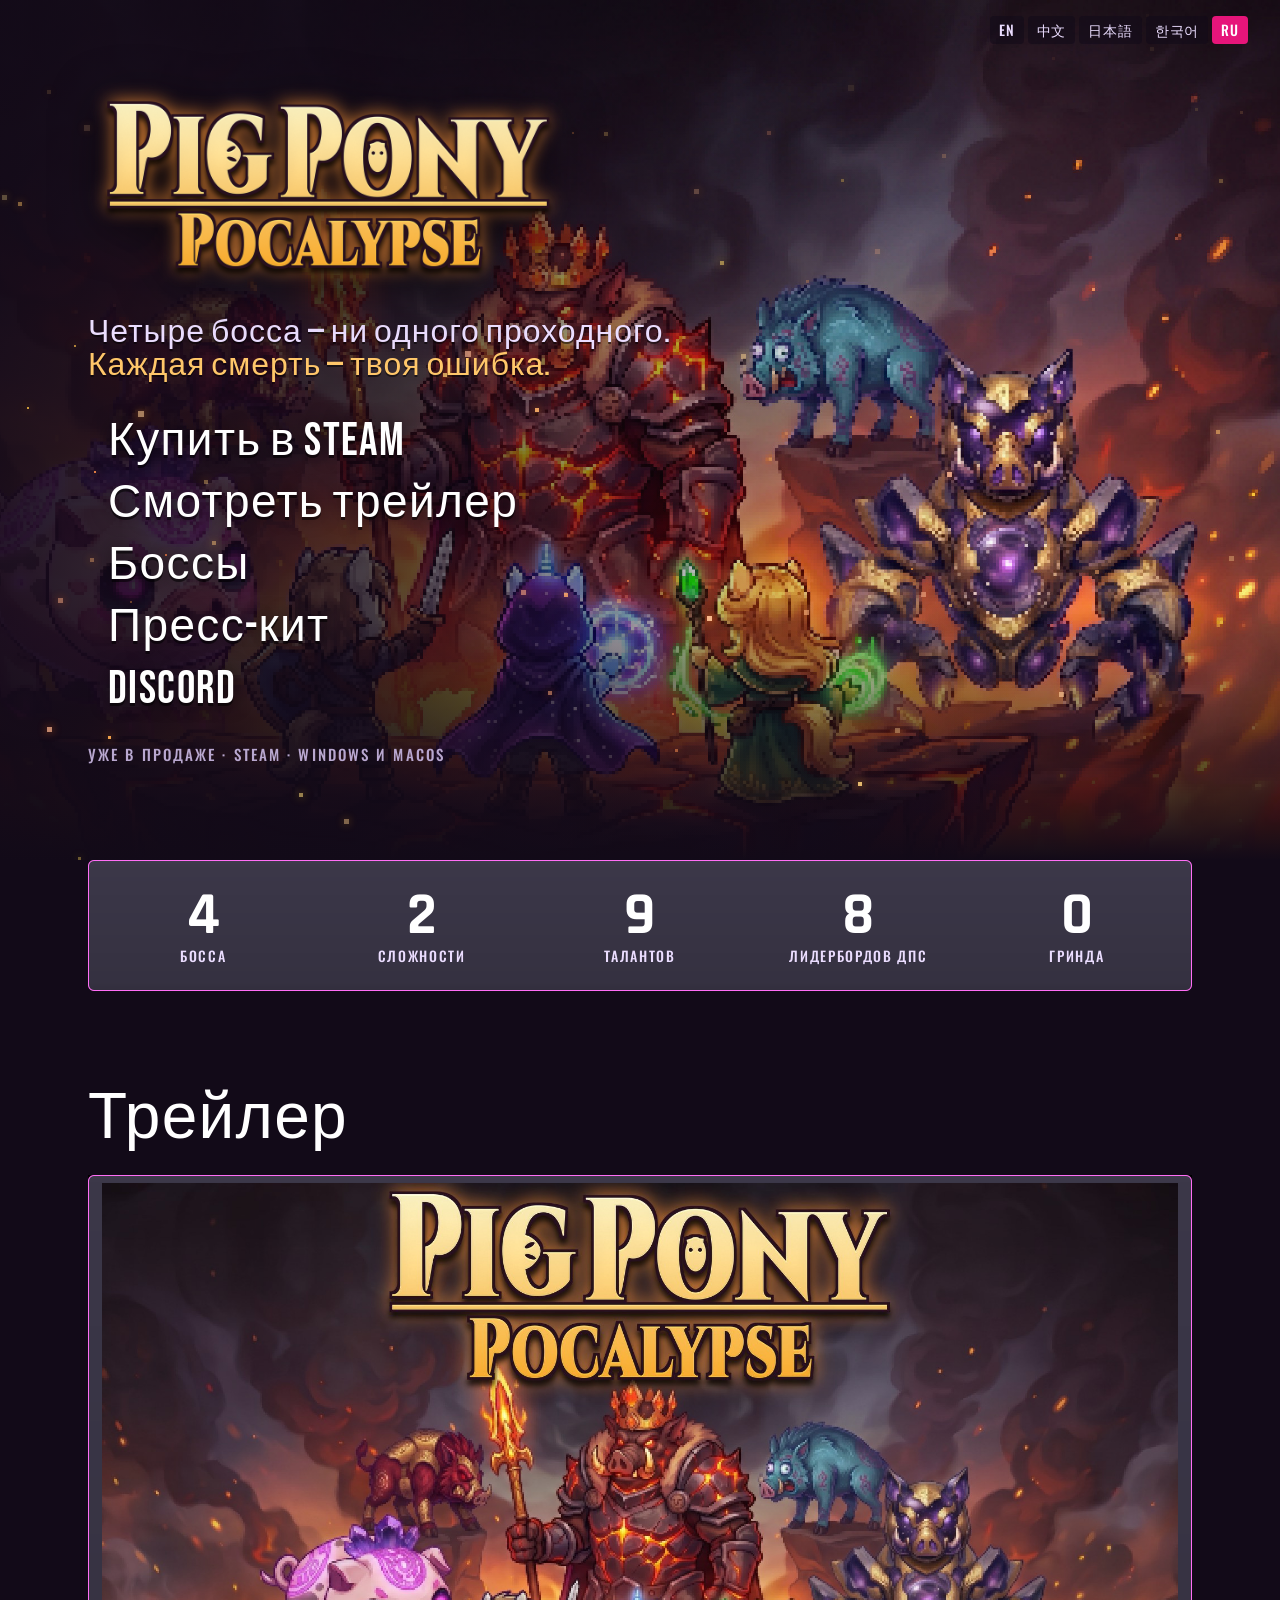
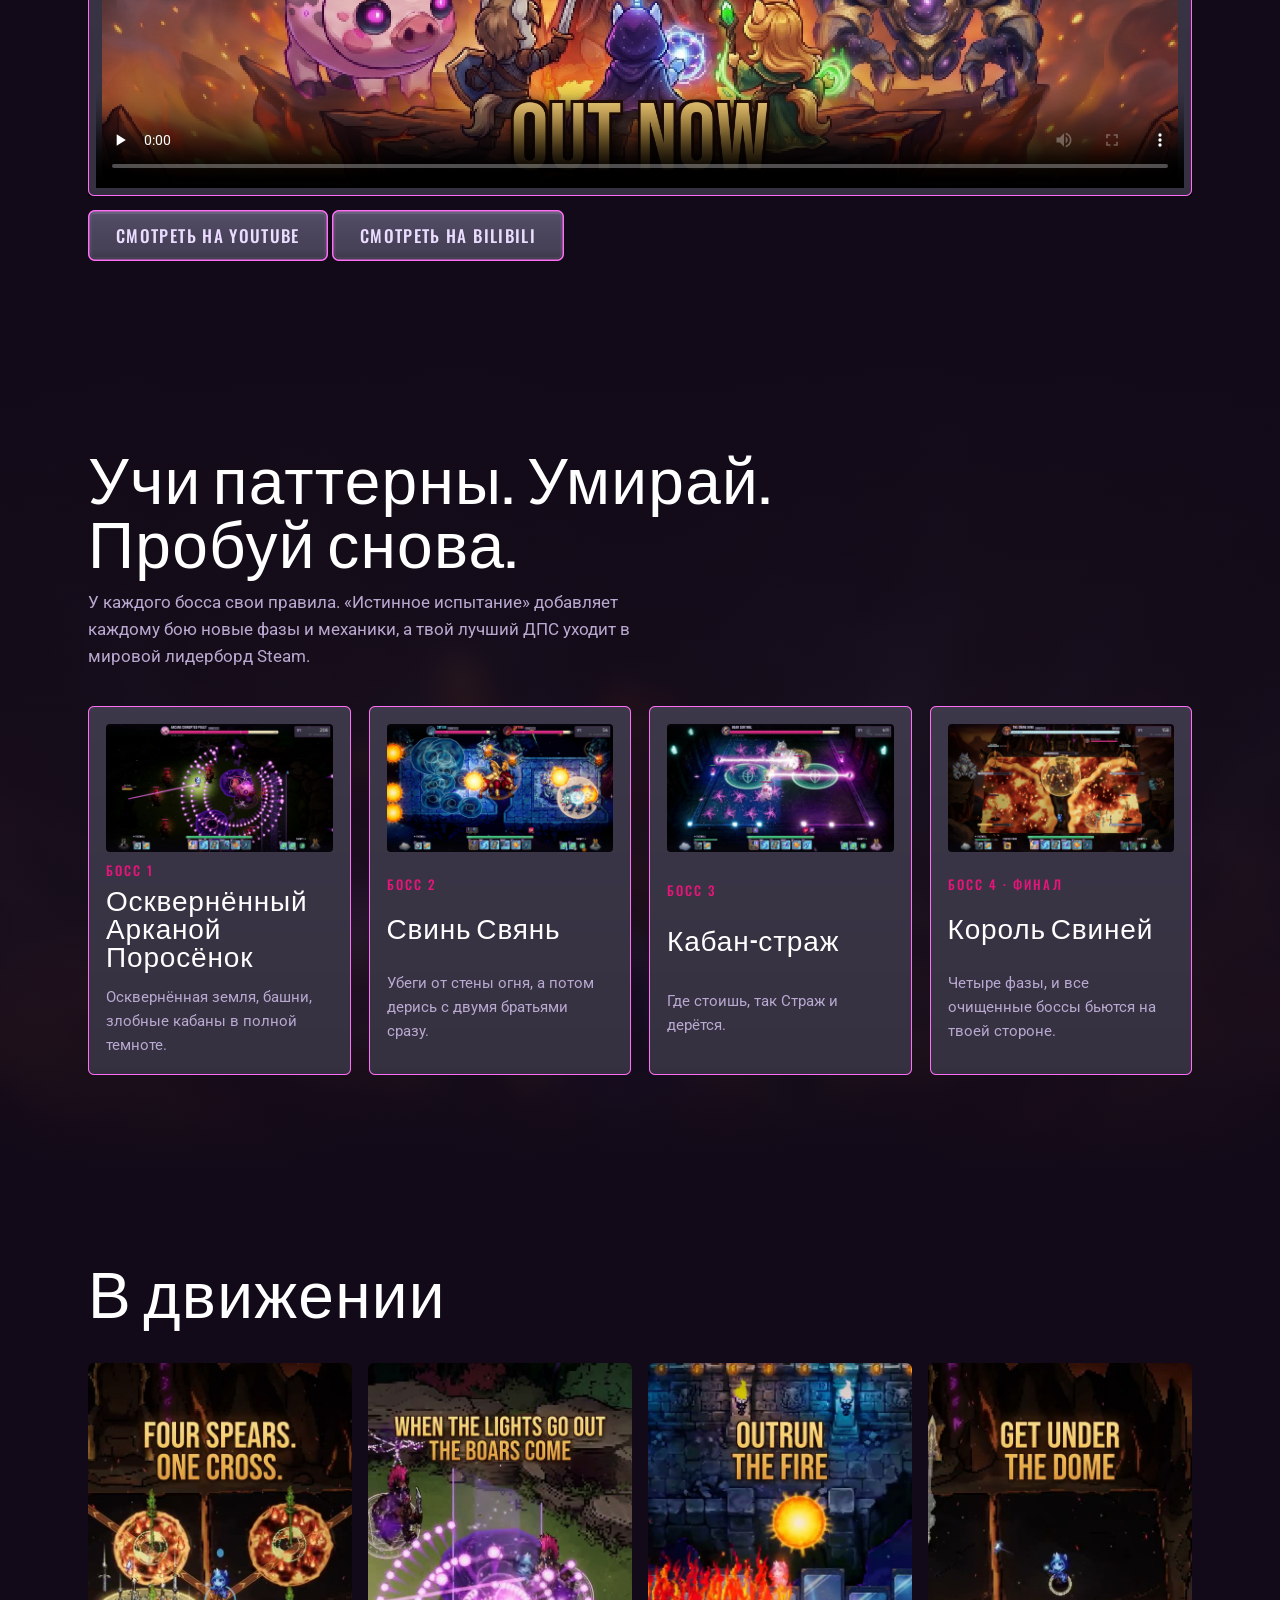
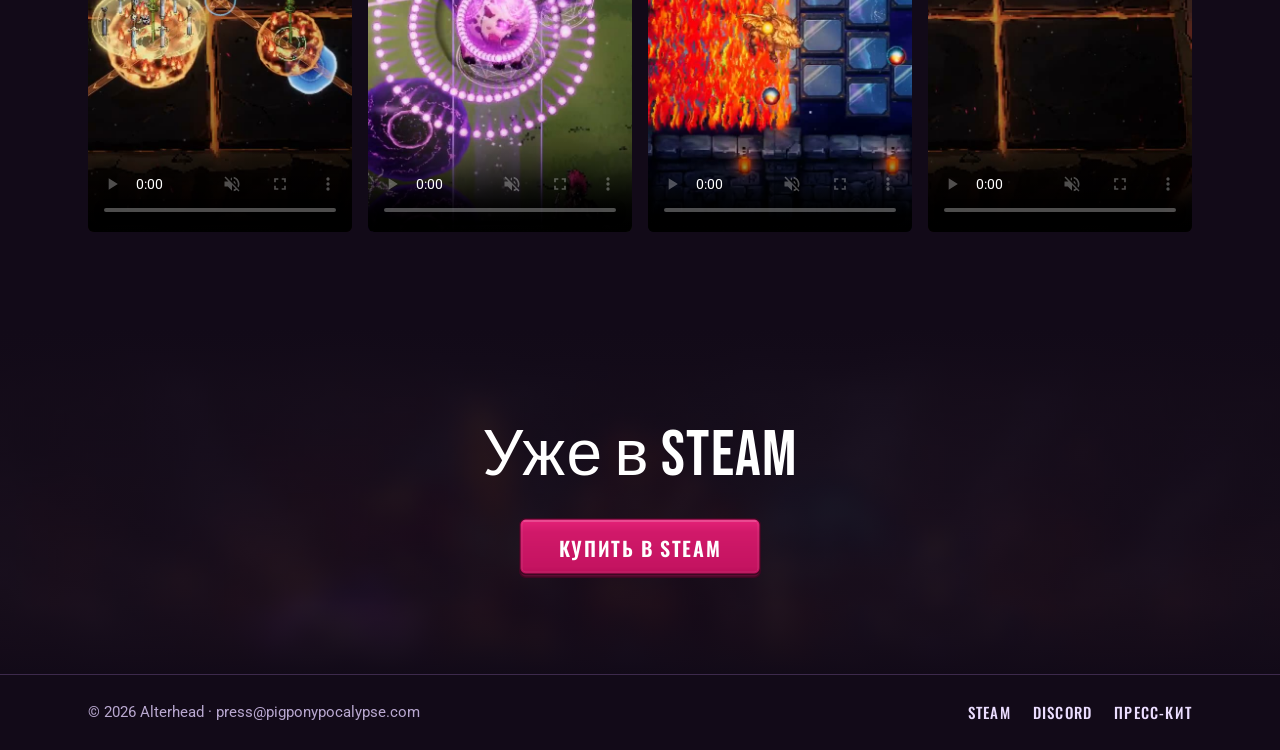
<file: ru/index.html>
<!doctype html>
<html lang="ru">
<head>
<meta charset="utf-8">
<meta name="viewport" content="width=device-width, initial-scale=1, viewport-fit=cover">
<title>PigPonyPocalypse — хардкорный босс-раш</title>
<meta name="description" content="PigPonyPocalypse: четыре босса, которые наказывают за каждую ошибку, две сложности и мировой лидерборд ДПС. Уже в Steam для Windows и macOS.">
<meta property="og:type" content="website">
<meta property="og:title" content="PigPonyPocalypse">
<meta property="og:description" content="Четыре босса — ни одного проходного. Каждая смерть — твоя ошибка. Уже в Steam.">
<meta property="og:image" content="https://pigponypocalypse.com/presskit/img/capsule.jpg">
<meta property="og:url" content="https://pigponypocalypse.com/ru/">
<meta name="twitter:card" content="summary_large_image">
<link rel="icon" href="/favicon.png">
<link rel="apple-touch-icon" href="/apple-touch-icon.png">
<link rel="stylesheet" href="/assets/site.css">
<style>
*{box-sizing:border-box}
html{scroll-behavior:smooth}
@media (prefers-reduced-motion:reduce){html{scroll-behavior:auto}}
body{margin:0;font-size:17px;line-height:1.6}
img,video{max-width:100%;display:block}
.wrap{max-width:1200px;margin:0 auto;padding-inline:clamp(16px,4vw,48px)}

/* стартовый экран: арт, затемнение слева, логотип и меню колонкой */
.stage{position:relative;isolation:isolate;overflow:hidden;min-height:min(100vh,860px);display:flex;align-items:center}
.stage>.art{position:absolute;inset:0;z-index:-2;width:100%;height:100%;object-fit:cover;object-position:62% 40%}
.stage::before{content:"";position:absolute;inset:0;z-index:-1;background:
  linear-gradient(90deg,rgba(18,10,24,.92) 0%,rgba(18,10,24,.72) 30%,rgba(18,10,24,.15) 62%,rgba(18,10,24,0) 80%),
  linear-gradient(180deg,rgba(18,10,24,0) 70%,var(--ground) 100%)}
.stage-inner{position:relative;z-index:1;width:100%;display:grid;gap:28px;padding-block:56px 72px}
.logo{width:min(480px,78vw);filter:drop-shadow(0 8px 26px rgba(0,0,0,.7))}
.tag{margin:0;font:400 clamp(24px,2.6vw,32px)/1.05 var(--display);letter-spacing:.03em;color:var(--lav);max-width:24ch;text-shadow:0 2px 0 rgba(0,0,0,.5)}
.tag b{font-weight:400;color:var(--gold)}
.date{display:inline-flex;align-items:baseline;gap:12px;font:500 15px/1 var(--label);letter-spacing:.14em;text-transform:uppercase;color:var(--muted)}
.date b{font:700 22px/1 var(--num);letter-spacing:.06em;color:#fff}

/* цифры как у ДПС-метра */
.stats{display:grid;grid-template-columns:repeat(5,minmax(0,1fr));gap:4px}
.stat{display:grid;justify-items:center;gap:2px;padding:18px 8px;text-align:center}
.stat b{font:700 clamp(40px,5vw,60px)/1 var(--num);color:#fff}
.stat span{font:500 14px/1.2 var(--label);letter-spacing:.12em;text-transform:uppercase;color:var(--lav)}

section{padding-block:clamp(56px,8vw,96px)}
.blur-bg{position:relative;isolation:isolate}
.blur-bg::before{content:"";position:absolute;inset:0;z-index:-1;background:linear-gradient(180deg,var(--ground),rgba(18,10,24,.78) 20%,rgba(18,10,24,.78) 80%,var(--ground)),url(/assets/keyart_blur.jpg) center/cover}
h2{margin:0 0 8px;font:400 clamp(40px,5.5vw,64px)/1 var(--display);letter-spacing:.02em;text-wrap:balance}
.lead{margin:0;color:var(--muted);max-width:60ch}

.bosses{display:grid;grid-template-columns:repeat(4,minmax(0,1fr));gap:18px;margin-top:36px}
.boss{display:grid;gap:12px;padding:10px}
.boss img{width:100%;aspect-ratio:16/9;object-fit:cover;border-radius:4px}
.boss h3{margin:0;font:400 28px/1 var(--display);letter-spacing:.03em}
.boss p{margin:0;font-size:15px;color:var(--muted)}
.boss .n{font:500 13px/1 var(--label);letter-spacing:.16em;text-transform:uppercase;color:var(--pink)}

.clips{display:grid;grid-template-columns:repeat(4,minmax(0,1fr));gap:16px;margin-top:32px}
.trailer{width:100%;aspect-ratio:16/9;margin-top:24px;background:#000;border:8px solid transparent;border-image:url(/assets/ui/list_panel.png) 16 fill / 8px stretch}
.clips video{width:100%;aspect-ratio:9/16;object-fit:cover;border-radius:6px;background:#000}

.final{text-align:center;display:grid;justify-items:center;gap:22px}
.final .btn{font-size:20px;padding:8px 28px}
footer{border-top:1px solid var(--line);padding-block:26px;color:var(--muted);font:400 15px/1.5 var(--body)}
footer .wrap{display:flex;flex-wrap:wrap;justify-content:space-between;gap:10px 24px}
footer nav{display:flex;flex-wrap:wrap;gap:8px 22px}
footer a{color:var(--lav);text-decoration:none;font:500 15px/1.5 var(--label);letter-spacing:.08em;text-transform:uppercase}
footer a:hover{color:var(--pink)}

@media (max-width:900px){
  .bosses{grid-template-columns:repeat(2,minmax(0,1fr))}
  .clips{grid-template-columns:repeat(2,minmax(0,1fr))}
  .stats{grid-template-columns:repeat(3,minmax(0,1fr))}
  .stage::before{background:linear-gradient(180deg,rgba(18,10,24,.35) 0%,rgba(18,10,24,.6) 45%,rgba(18,10,24,.92) 75%,var(--ground) 100%)}
  .stage{align-items:flex-end}
}
@media (max-width:520px){
  .bosses{grid-template-columns:minmax(0,1fr)}
  .stats{grid-template-columns:repeat(2,minmax(0,1fr))}
}
</style>

<link rel="alternate" hreflang="en" href="https://pigponypocalypse.com/">
<link rel="alternate" hreflang="zh-Hans" href="https://pigponypocalypse.com/zh/">
<link rel="alternate" hreflang="ja" href="https://pigponypocalypse.com/ja/">
<link rel="alternate" hreflang="ko" href="https://pigponypocalypse.com/ko/">
<link rel="alternate" hreflang="ru" href="https://pigponypocalypse.com/ru/">
<link rel="alternate" hreflang="x-default" href="https://pigponypocalypse.com/">
<style>
.langs{position:absolute;top:calc(env(safe-area-inset-top,0px) + 16px);right:clamp(16px,3vw,32px);z-index:5;display:flex;gap:4px;flex-wrap:wrap;justify-content:flex-end}
.langs a{font:500 14px/1 var(--label);letter-spacing:.06em;color:var(--lav);text-decoration:none;padding:7px 9px;border-radius:4px;background:rgba(18,10,24,.55)}
.langs a:hover{color:#fff;background:rgba(230,21,122,.35)}
.langs a[aria-current]{color:#fff;background:var(--pink)}
html[lang="ru"] .tag,html[lang="ru"] .tagline{max-width:none}
html[lang="ru"] .tag b,html[lang="ru"] .tagline em{display:block}

</style>
</head>
<body>

<header class="stage">
  <nav class="langs" aria-label="Language"><a href="/" hreflang="en" lang="en" data-lang="en">EN</a><a href="/zh/" hreflang="zh-Hans" lang="zh-Hans" data-lang="zh">中文</a><a href="/ja/" hreflang="ja" lang="ja" data-lang="ja">日本語</a><a href="/ko/" hreflang="ko" lang="ko" data-lang="ko">한국어</a><a href="/ru/" hreflang="ru" lang="ru" data-lang="ru" aria-current="page">RU</a></nav>
  <img class="art" src="/assets/keyart.jpg" alt="Три героя-пони на уступе над лавой против Короля Свиней и его боссов">
  <canvas class="embers" id="embers" aria-hidden="true"></canvas>
  <div class="wrap stage-inner">
    <img class="logo" src="/assets/logo_gold.png" alt="PigPonyPocalypse">
    <p class="tag">Четыре босса — ни одного проходного. <b>Каждая смерть — твоя ошибка.</b></p>
    <nav class="menu" aria-label="Main">
      <a href="https://store.steampowered.com/app/4385110/PigPonyPocalypse/">Купить в Steam</a>
      <a href="#trailer">Смотреть трейлер</a>
      <a href="#bosses">Боссы</a>
      <a href="/ru/presskit/">Пресс-кит</a>
      <a href="https://discord.gg/fwwNwaWAKT">Discord</a>
    </nav>
    <div class="date">Уже в продаже · Steam · Windows и macOS</div>
  </div>
</header>

<main>
  <div class="wrap">
    <div class="stats kit-panel" role="list">
      <div class="stat" role="listitem"><b>4</b><span>Босса</span></div>
      <div class="stat" role="listitem"><b>2</b><span>Сложности</span></div>
      <div class="stat" role="listitem"><b>9</b><span>Талантов</span></div>
      <div class="stat" role="listitem"><b>8</b><span>Лидербордов ДПС</span></div>
      <div class="stat" role="listitem"><b>0</b><span>Гринда</span></div>
    </div>
  </div>

  <section id="trailer">
    <div class="wrap">
      <h2>Трейлер</h2>
      <video class="trailer" src="/media/pigponypocalypse_trailer_1080p_v3_outnow.mp4" poster="/media/trailer_poster_out_now.jpg" controls preload="none" playsinline data-manual aria-label="PigPonyPocalypse trailer"></video>
      <p style="margin:14px 0 0"><a class="btn" href="https://youtu.be/Nrr_NKPHLzY" target="_blank" rel="noopener">Смотреть на YouTube</a> <a class="btn" href="https://www.bilibili.com/video/BV13gH26BEFn" target="_blank" rel="noopener">Смотреть на Bilibili</a></p>
    </div>
  </section>

  <section id="bosses" class="blur-bg">
    <div class="wrap">
      <h2>Учи паттерны. Умирай. Пробуй снова.</h2>
      <p class="lead">У каждого босса свои правила. «Истинное испытание» добавляет каждому бою новые фазы и механики, а твой лучший ДПС уходит в мировой лидерборд Steam.</p>
      <div class="bosses">
        <article class="boss kit-panel"><img src="/presskit/shots/screenshot_02_darkness_red_eyes.jpg" alt="Осквернённый Арканой Поросёнок" loading="lazy"><span class="n">Босс 1</span><h3>Осквернённый Арканой Поросёнок</h3><p>Осквернённая земля, башни, злобные кабаны в полной темноте.</p></article>
        <article class="boss kit-panel"><img src="/presskit/shots/screenshot_10_sun_circle.jpg" alt="Свинь Свянь" loading="lazy"><span class="n">Босс 2</span><h3>Свинь Свянь</h3><p>Убеги от стены огня, а потом дерись с двумя братьями сразу.</p></article>
        <article class="boss kit-panel"><img src="/presskit/shots/screenshot_06_sentinel_lightning.jpg" alt="Кабан-страж" loading="lazy"><span class="n">Босс 3</span><h3>Кабан-страж</h3><p>Где стоишь, так Страж и дерётся.</p></article>
        <article class="boss kit-panel"><img src="/presskit/shots/screenshot_17_royal_pyre_spears.jpg" alt="Король Свиней" loading="lazy"><span class="n">Босс 4 · Финал</span><h3>Король Свиней</h3><p>Четыре фазы, и все очищенные боссы бьются на твоей стороне.</p></article>
      </div>
    </div>
  </section>

  <section id="clips">
    <div class="wrap">
      <h2>В движении</h2>
      <div class="clips">
        <video src="/presskit/clips/v3_1_four_spears_one_cross.mp4" poster="/presskit/clips/v3_1_four_spears_one_cross.jpg" muted loop playsinline autoplay preload="metadata" aria-label="Четыре копья, один крест"></video>
        <video src="/presskit/clips/v3_2_lights_out.mp4" poster="/presskit/clips/v3_2_lights_out.jpg" muted loop playsinline autoplay preload="metadata" aria-label="Свет гаснет"></video>
        <video src="/presskit/clips/v3_3_outrun_the_fire.mp4" poster="/presskit/clips/v3_3_outrun_the_fire.jpg" muted loop playsinline autoplay preload="metadata" aria-label="Обгони огонь"></video>
        <video src="/presskit/clips/v3_4_get_under_the_dome.mp4" poster="/presskit/clips/v3_4_get_under_the_dome.jpg" muted loop playsinline autoplay preload="metadata" aria-label="Под купол"></video>
      </div>
    </div>
  </section>

  <section class="blur-bg">
    <div class="wrap final">
      <h2>Уже в Steam</h2>
      <a class="btn primary" href="https://store.steampowered.com/app/4385110/PigPonyPocalypse/">Купить в Steam</a>
    </div>
  </section>
</main>

<footer>
  <div class="wrap">
    <span>© 2026 Alterhead · press@pigponypocalypse.com</span>
    <nav>
      <a href="https://store.steampowered.com/app/4385110/PigPonyPocalypse/">Steam</a>
      <a href="https://discord.gg/fwwNwaWAKT">Discord</a>
      <a href="/ru/presskit/">Пресс-кит</a>
    </nav>
  </div>
</footer>

<script>
// угольки, как в меню игры
(function(){
  var reduce=window.matchMedia&&matchMedia("(prefers-reduced-motion: reduce)").matches;
  if(reduce)return;
  var c=document.getElementById("embers"),x=c.getContext("2d"),ps=[],w,h,dpr=Math.min(2,window.devicePixelRatio||1);
  function size(){w=c.clientWidth;h=c.clientHeight;c.width=w*dpr;c.height=h*dpr;x.setTransform(dpr,0,0,dpr,0,0);}
  function spawn(y){return{x:Math.random()*w,y:y==null?h+10:y,r:1+Math.random()*2.2,vy:18+Math.random()*40,vx:-8+Math.random()*16,a:.35+Math.random()*.6,t:Math.random()*6,hue:18+Math.random()*28};}
  size();for(var i=0;i<70;i++)ps.push(spawn(Math.random()*h));
  addEventListener("resize",size);
  var last=performance.now(),run=true;
  new IntersectionObserver(function(e){run=e[0].isIntersecting;if(run){last=performance.now();requestAnimationFrame(tick);}}).observe(c);
  function tick(now){
    if(!run)return;var dt=Math.min(.05,(now-last)/1000);last=now;x.clearRect(0,0,w,h);
    for(var i=0;i<ps.length;i++){var p=ps[i];p.t+=dt;p.y-=p.vy*dt;p.x+=(p.vx+Math.sin(p.t*1.7)*10)*dt;
      if(p.y<-10){ps[i]=spawn();continue;}
      var f=p.a*Math.min(1,p.y/(h*.5));x.globalAlpha=Math.max(0,f);
      x.fillStyle="hsl("+p.hue+",100%,"+(55+p.r*8)+"%)";x.shadowColor="hsl("+p.hue+",100%,55%)";x.shadowBlur=8;
      x.fillRect(Math.round(p.x),Math.round(p.y),Math.ceil(p.r*1.6),Math.ceil(p.r*1.6));}
    x.globalAlpha=1;requestAnimationFrame(tick);}
  requestAnimationFrame(tick);
})();
</script>
<script src="/assets/site.js"></script>
<script>
document.querySelectorAll(".langs a").forEach(function(a){a.addEventListener("click",function(){try{localStorage.setItem("ppp_lang",a.dataset.lang)}catch(e){}})});
</script>
</body>
</html>
</file>
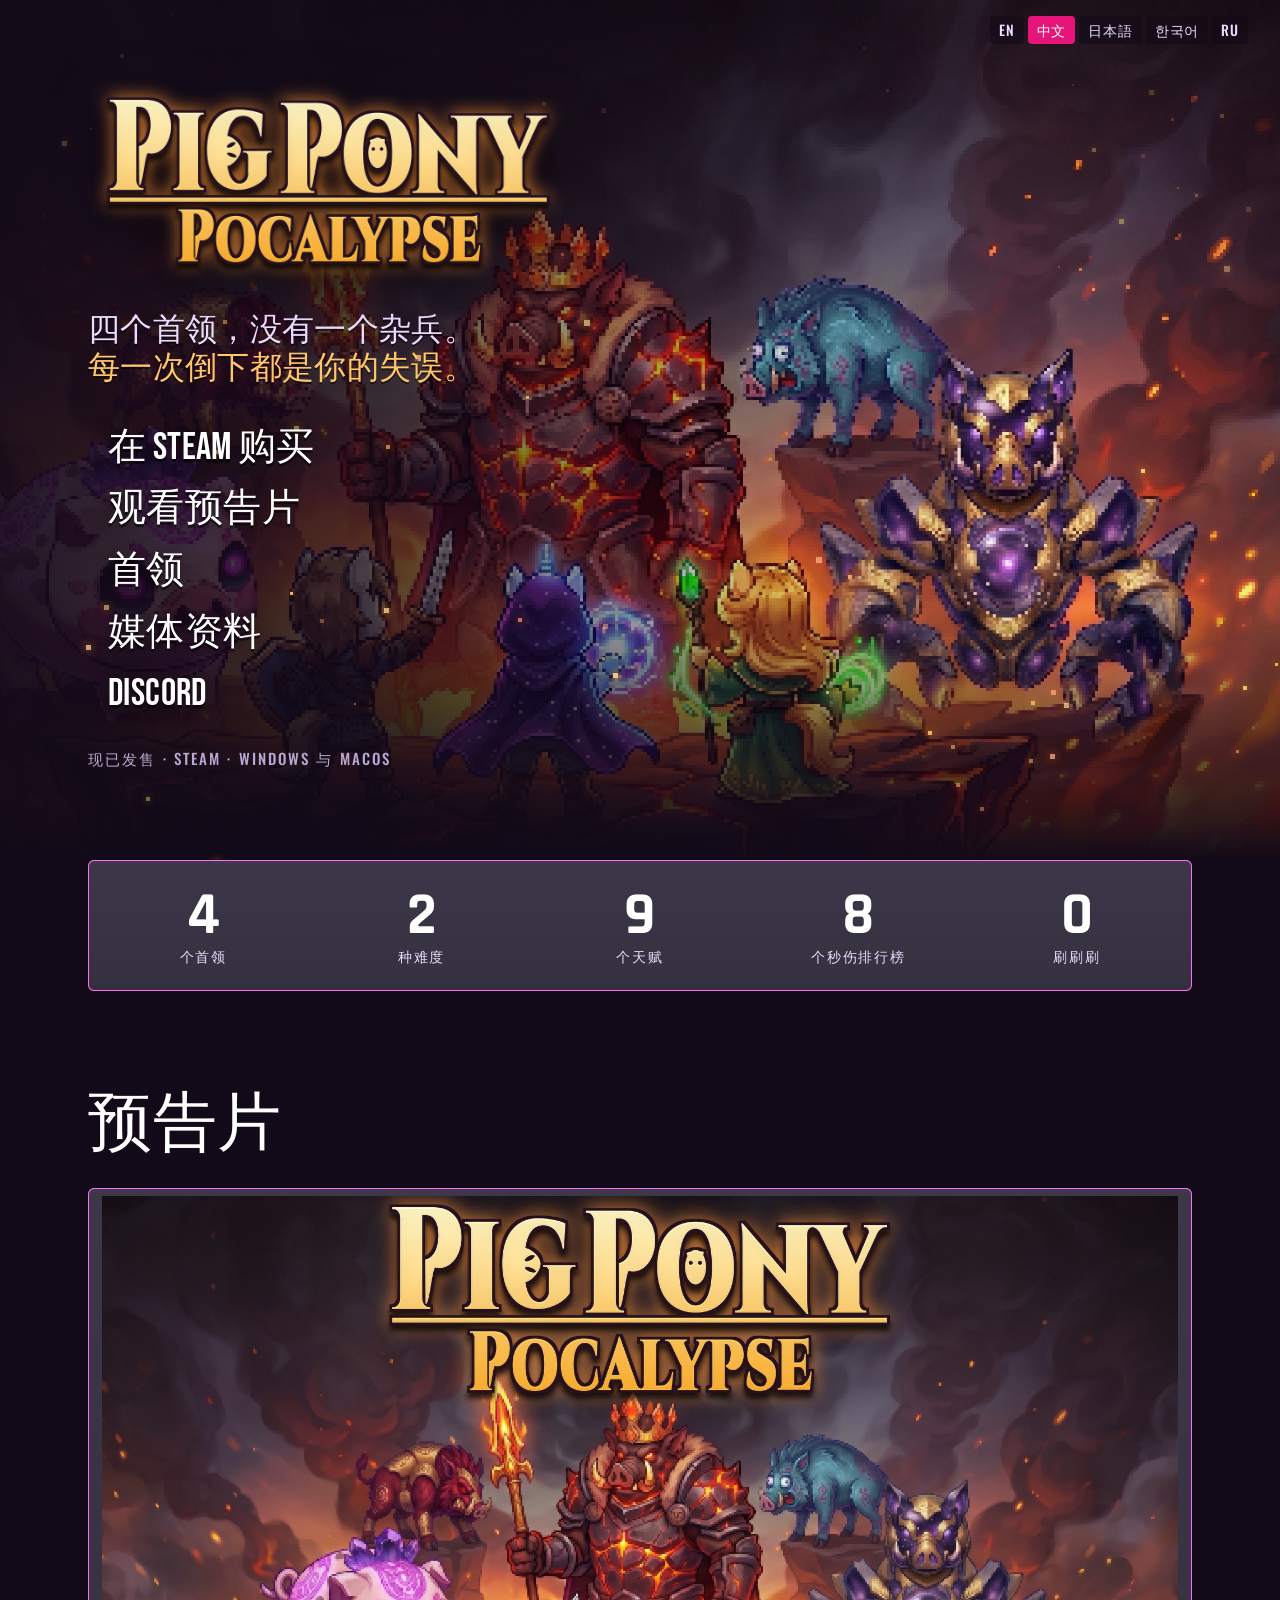
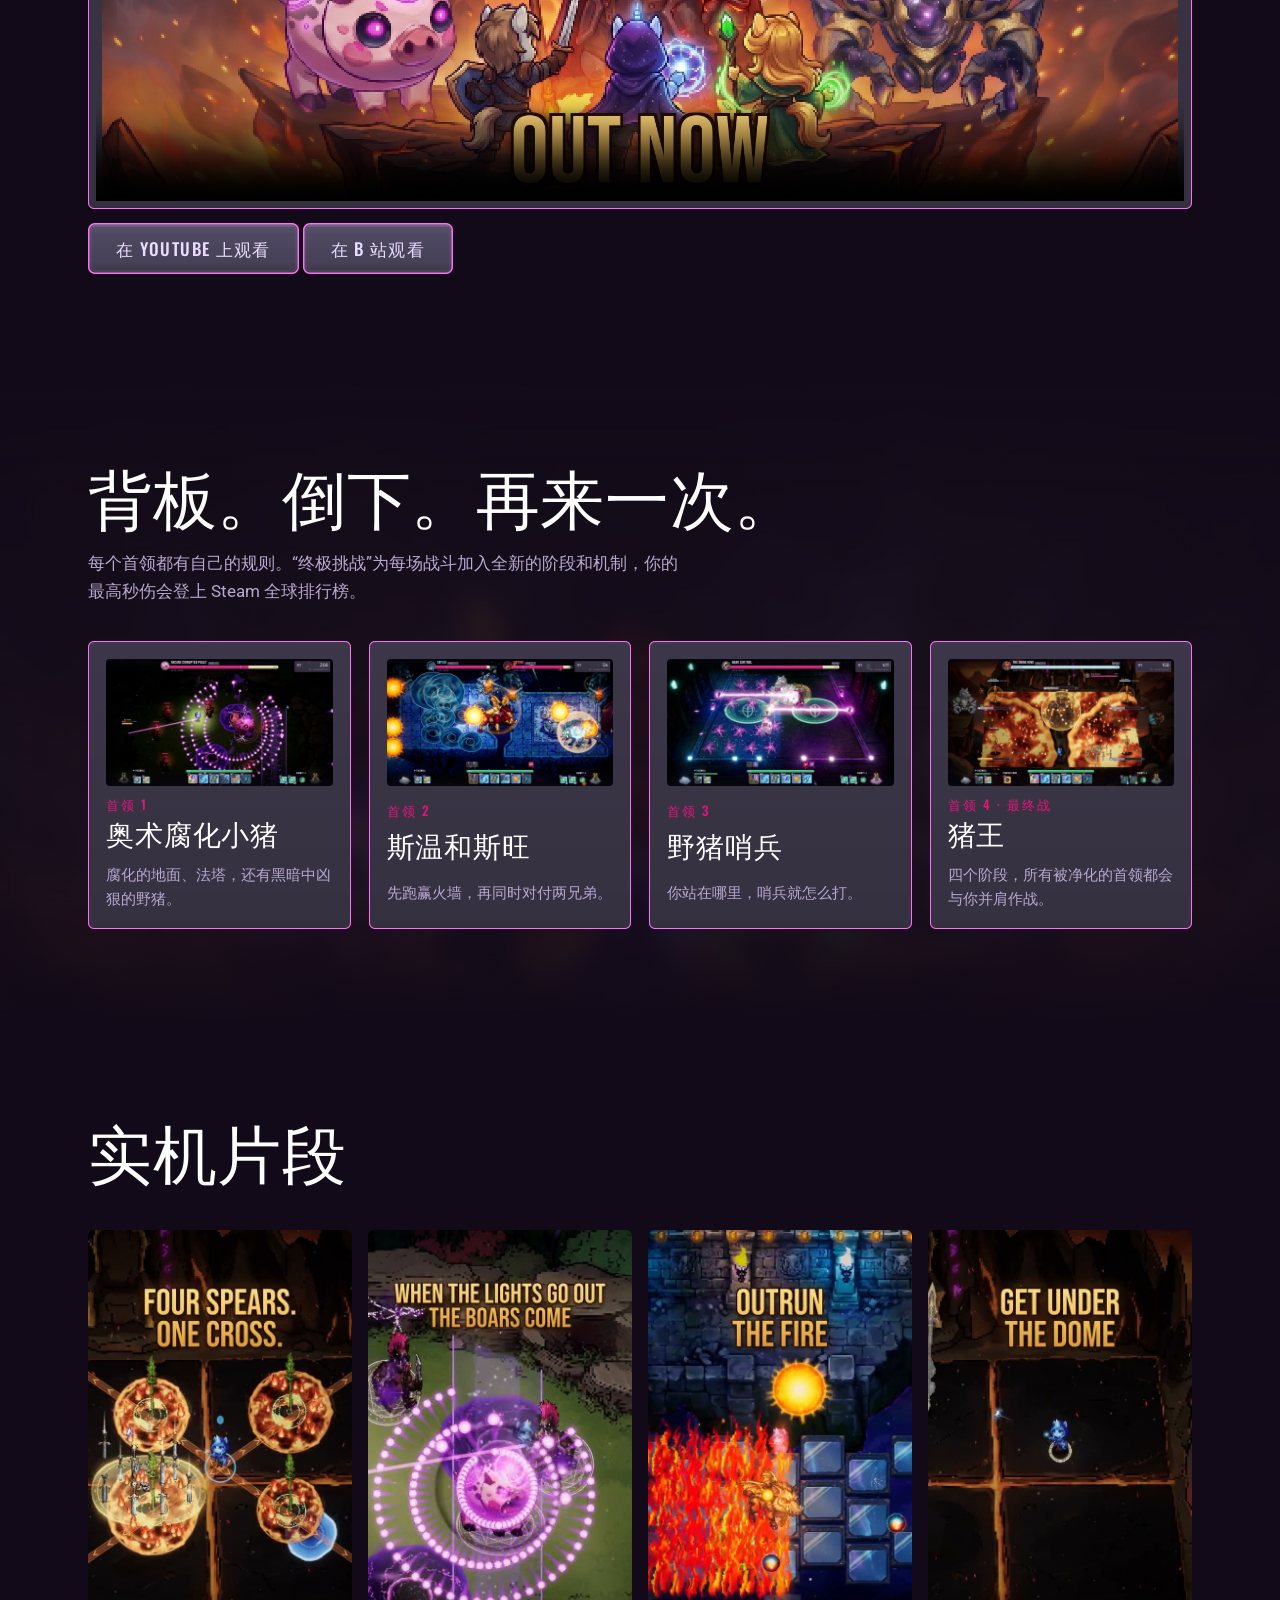
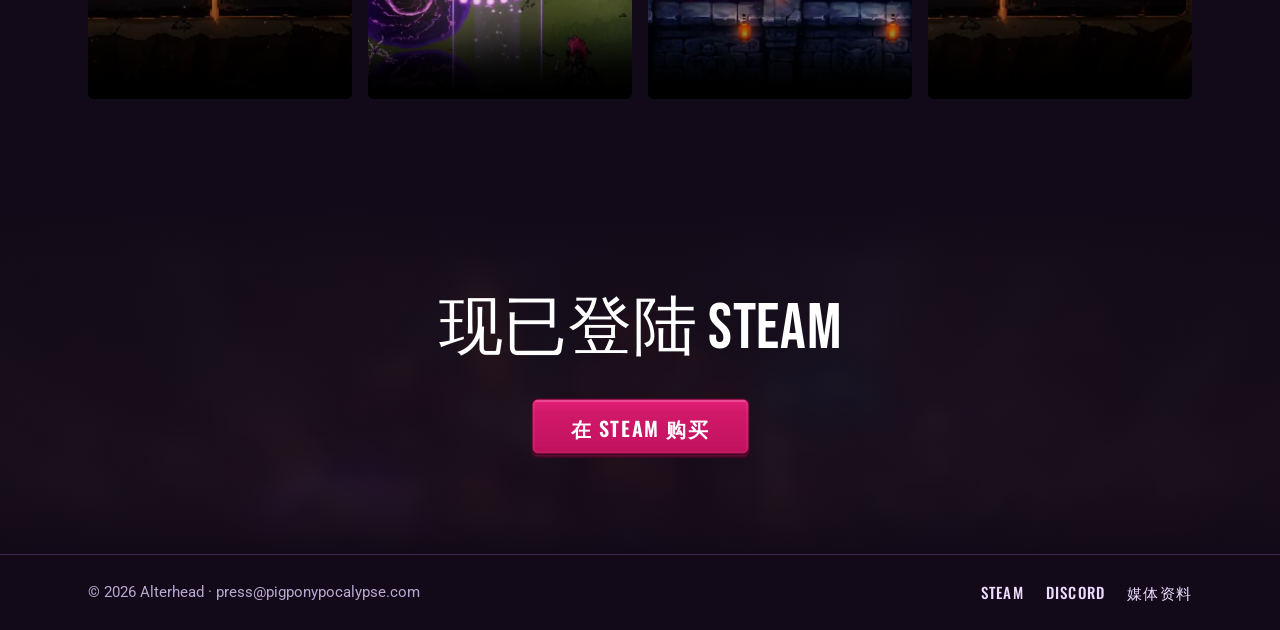
<file: zh/index.html>
<!doctype html>
<html lang="zh-Hans">
<head>
<meta charset="utf-8">
<meta name="viewport" content="width=device-width, initial-scale=1, viewport-fit=cover">
<title>PigPonyPocalypse — 硬核 Boss Rush</title>
<meta name="description" content="PigPonyPocalypse：四个首领，容不得半点失误；两种难度，全球秒伤排行榜。现已登陆 Steam（Windows 与 macOS）。">
<meta property="og:type" content="website">
<meta property="og:title" content="PigPonyPocalypse">
<meta property="og:description" content="四个首领，没有一个杂兵。每一次倒下都是你的失误。现已登陆 Steam。">
<meta property="og:image" content="https://pigponypocalypse.com/presskit/img/capsule.jpg">
<meta property="og:url" content="https://pigponypocalypse.com/zh/">
<meta name="twitter:card" content="summary_large_image">
<link rel="icon" href="/favicon.png">
<link rel="apple-touch-icon" href="/apple-touch-icon.png">
<link rel="stylesheet" href="/assets/site.css">
<style>
*{box-sizing:border-box}
html{scroll-behavior:smooth}
@media (prefers-reduced-motion:reduce){html{scroll-behavior:auto}}
body{margin:0;font-size:17px;line-height:1.6}
img,video{max-width:100%;display:block}
.wrap{max-width:1200px;margin:0 auto;padding-inline:clamp(16px,4vw,48px)}

/* стартовый экран: арт, затемнение слева, логотип и меню колонкой */
.stage{position:relative;isolation:isolate;overflow:hidden;min-height:min(100vh,860px);display:flex;align-items:center}
.stage>.art{position:absolute;inset:0;z-index:-2;width:100%;height:100%;object-fit:cover;object-position:62% 40%}
.stage::before{content:"";position:absolute;inset:0;z-index:-1;background:
  linear-gradient(90deg,rgba(18,10,24,.92) 0%,rgba(18,10,24,.72) 30%,rgba(18,10,24,.15) 62%,rgba(18,10,24,0) 80%),
  linear-gradient(180deg,rgba(18,10,24,0) 70%,var(--ground) 100%)}
.stage-inner{position:relative;z-index:1;width:100%;display:grid;gap:28px;padding-block:56px 72px}
.logo{width:min(480px,78vw);filter:drop-shadow(0 8px 26px rgba(0,0,0,.7))}
.tag{margin:0;font:400 clamp(24px,2.6vw,32px)/1.05 var(--display);letter-spacing:.03em;color:var(--lav);max-width:24ch;text-shadow:0 2px 0 rgba(0,0,0,.5)}
.tag b{font-weight:400;color:var(--gold)}
.date{display:inline-flex;align-items:baseline;gap:12px;font:500 15px/1 var(--label);letter-spacing:.14em;text-transform:uppercase;color:var(--muted)}
.date b{font:700 22px/1 var(--num);letter-spacing:.06em;color:#fff}

/* цифры как у ДПС-метра */
.stats{display:grid;grid-template-columns:repeat(5,minmax(0,1fr));gap:4px}
.stat{display:grid;justify-items:center;gap:2px;padding:18px 8px;text-align:center}
.stat b{font:700 clamp(40px,5vw,60px)/1 var(--num);color:#fff}
.stat span{font:500 14px/1.2 var(--label);letter-spacing:.12em;text-transform:uppercase;color:var(--lav)}

section{padding-block:clamp(56px,8vw,96px)}
.blur-bg{position:relative;isolation:isolate}
.blur-bg::before{content:"";position:absolute;inset:0;z-index:-1;background:linear-gradient(180deg,var(--ground),rgba(18,10,24,.78) 20%,rgba(18,10,24,.78) 80%,var(--ground)),url(/assets/keyart_blur.jpg) center/cover}
h2{margin:0 0 8px;font:400 clamp(40px,5.5vw,64px)/1 var(--display);letter-spacing:.02em;text-wrap:balance}
.lead{margin:0;color:var(--muted);max-width:60ch}

.bosses{display:grid;grid-template-columns:repeat(4,minmax(0,1fr));gap:18px;margin-top:36px}
.boss{display:grid;gap:12px;padding:10px}
.boss img{width:100%;aspect-ratio:16/9;object-fit:cover;border-radius:4px}
.boss h3{margin:0;font:400 28px/1 var(--display);letter-spacing:.03em}
.boss p{margin:0;font-size:15px;color:var(--muted)}
.boss .n{font:500 13px/1 var(--label);letter-spacing:.16em;text-transform:uppercase;color:var(--pink)}

.clips{display:grid;grid-template-columns:repeat(4,minmax(0,1fr));gap:16px;margin-top:32px}
.trailer{width:100%;aspect-ratio:16/9;margin-top:24px;background:#000;border:8px solid transparent;border-image:url(/assets/ui/list_panel.png) 16 fill / 8px stretch}
.clips video{width:100%;aspect-ratio:9/16;object-fit:cover;border-radius:6px;background:#000}

.final{text-align:center;display:grid;justify-items:center;gap:22px}
.final .btn{font-size:20px;padding:8px 28px}
footer{border-top:1px solid var(--line);padding-block:26px;color:var(--muted);font:400 15px/1.5 var(--body)}
footer .wrap{display:flex;flex-wrap:wrap;justify-content:space-between;gap:10px 24px}
footer nav{display:flex;flex-wrap:wrap;gap:8px 22px}
footer a{color:var(--lav);text-decoration:none;font:500 15px/1.5 var(--label);letter-spacing:.08em;text-transform:uppercase}
footer a:hover{color:var(--pink)}

@media (max-width:900px){
  .bosses{grid-template-columns:repeat(2,minmax(0,1fr))}
  .clips{grid-template-columns:repeat(2,minmax(0,1fr))}
  .stats{grid-template-columns:repeat(3,minmax(0,1fr))}
  .stage::before{background:linear-gradient(180deg,rgba(18,10,24,.35) 0%,rgba(18,10,24,.6) 45%,rgba(18,10,24,.92) 75%,var(--ground) 100%)}
  .stage{align-items:flex-end}
}
@media (max-width:520px){
  .bosses{grid-template-columns:minmax(0,1fr)}
  .stats{grid-template-columns:repeat(2,minmax(0,1fr))}
}
</style>

<link rel="alternate" hreflang="en" href="https://pigponypocalypse.com/">
<link rel="alternate" hreflang="zh-Hans" href="https://pigponypocalypse.com/zh/">
<link rel="alternate" hreflang="ja" href="https://pigponypocalypse.com/ja/">
<link rel="alternate" hreflang="ko" href="https://pigponypocalypse.com/ko/">
<link rel="alternate" hreflang="ru" href="https://pigponypocalypse.com/ru/">
<link rel="alternate" hreflang="x-default" href="https://pigponypocalypse.com/">
<style>
.langs{position:absolute;top:calc(env(safe-area-inset-top,0px) + 16px);right:clamp(16px,3vw,32px);z-index:5;display:flex;gap:4px;flex-wrap:wrap;justify-content:flex-end}
.langs a{font:500 14px/1 var(--label);letter-spacing:.06em;color:var(--lav);text-decoration:none;padding:7px 9px;border-radius:4px;background:rgba(18,10,24,.55)}
.langs a:hover{color:#fff;background:rgba(230,21,122,.35)}
.langs a[aria-current]{color:#fff;background:var(--pink)}
html[lang="ru"] .tag,html[lang="ru"] .tagline{max-width:none}
html[lang="ru"] .tag b,html[lang="ru"] .tagline em{display:block}
html{--display:"Bebas Neue","PingFang SC","Hiragino Sans GB","Microsoft YaHei","Noto Sans SC",sans-serif;--label:"Oswald","PingFang SC","Hiragino Sans GB","Microsoft YaHei","Noto Sans SC",sans-serif;--body:"Roboto","PingFang SC","Hiragino Sans GB","Microsoft YaHei","Noto Sans SC",sans-serif}
h2,h3,.tag,.tagline,.menu a,.final h2{font-weight:900;letter-spacing:.01em;font-synthesis:none;line-height:1.2}
.menu a{font-size:clamp(28px,3.2vw,38px)}
.tag,.tagline{max-width:none}
.tag b,.tagline em{display:block}
html[lang="ko"] body{word-break:keep-all}
html[lang="ja"] body{line-break:strict}
</style>
</head>
<body>

<header class="stage">
  <nav class="langs" aria-label="Language"><a href="/" hreflang="en" lang="en" data-lang="en">EN</a><a href="/zh/" hreflang="zh-Hans" lang="zh-Hans" data-lang="zh" aria-current="page">中文</a><a href="/ja/" hreflang="ja" lang="ja" data-lang="ja">日本語</a><a href="/ko/" hreflang="ko" lang="ko" data-lang="ko">한국어</a><a href="/ru/" hreflang="ru" lang="ru" data-lang="ru">RU</a></nav>
  <img class="art" src="/assets/keyart.jpg" alt="三位小马英雄站在熔岩崖边，直面猪王和他的首领们">
  <canvas class="embers" id="embers" aria-hidden="true"></canvas>
  <div class="wrap stage-inner">
    <img class="logo" src="/assets/logo_gold.png" alt="PigPonyPocalypse">
    <p class="tag">四个首领，没有一个杂兵。 <b>每一次倒下都是你的失误。</b></p>
    <nav class="menu" aria-label="Main">
      <a href="https://store.steampowered.com/app/4385110/PigPonyPocalypse/">在 Steam 购买</a>
      <a href="#trailer">观看预告片</a>
      <a href="#bosses">首领</a>
      <a href="/zh/presskit/">媒体资料</a>
      <a href="https://discord.gg/fwwNwaWAKT">Discord</a>
    </nav>
    <div class="date">现已发售 · Steam · Windows 与 macOS</div>
  </div>
</header>

<main>
  <div class="wrap">
    <div class="stats kit-panel" role="list">
      <div class="stat" role="listitem"><b>4</b><span>个首领</span></div>
      <div class="stat" role="listitem"><b>2</b><span>种难度</span></div>
      <div class="stat" role="listitem"><b>9</b><span>个天赋</span></div>
      <div class="stat" role="listitem"><b>8</b><span>个秒伤排行榜</span></div>
      <div class="stat" role="listitem"><b>0</b><span>刷刷刷</span></div>
    </div>
  </div>

  <section id="trailer">
    <div class="wrap">
      <h2>预告片</h2>
      <video class="trailer" src="/media/pigponypocalypse_trailer_1080p_v3_outnow.mp4" poster="/media/trailer_poster_out_now.jpg" controls preload="none" playsinline data-manual aria-label="PigPonyPocalypse trailer"></video>
      <p style="margin:14px 0 0"><a class="btn" href="https://youtu.be/Nrr_NKPHLzY" target="_blank" rel="noopener">在 YouTube 上观看</a> <a class="btn" href="https://www.bilibili.com/video/BV13gH26BEFn" target="_blank" rel="noopener">在 B 站观看</a></p>
    </div>
  </section>

  <section id="bosses" class="blur-bg">
    <div class="wrap">
      <h2>背板。倒下。再来一次。</h2>
      <p class="lead">每个首领都有自己的规则。“终极挑战”为每场战斗加入全新的阶段和机制，你的最高秒伤会登上 Steam 全球排行榜。</p>
      <div class="bosses">
        <article class="boss kit-panel"><img src="/presskit/shots/screenshot_02_darkness_red_eyes.jpg" alt="奥术腐化小猪" loading="lazy"><span class="n">首领 1</span><h3>奥术腐化小猪</h3><p>腐化的地面、法塔，还有黑暗中凶狠的野猪。</p></article>
        <article class="boss kit-panel"><img src="/presskit/shots/screenshot_10_sun_circle.jpg" alt="斯温和斯旺" loading="lazy"><span class="n">首领 2</span><h3>斯温和斯旺</h3><p>先跑赢火墙，再同时对付两兄弟。</p></article>
        <article class="boss kit-panel"><img src="/presskit/shots/screenshot_06_sentinel_lightning.jpg" alt="野猪哨兵" loading="lazy"><span class="n">首领 3</span><h3>野猪哨兵</h3><p>你站在哪里，哨兵就怎么打。</p></article>
        <article class="boss kit-panel"><img src="/presskit/shots/screenshot_17_royal_pyre_spears.jpg" alt="猪王" loading="lazy"><span class="n">首领 4 · 最终战</span><h3>猪王</h3><p>四个阶段，所有被净化的首领都会与你并肩作战。</p></article>
      </div>
    </div>
  </section>

  <section id="clips">
    <div class="wrap">
      <h2>实机片段</h2>
      <div class="clips">
        <video src="/presskit/clips/v3_1_four_spears_one_cross.mp4" poster="/presskit/clips/v3_1_four_spears_one_cross.jpg" muted loop playsinline autoplay preload="metadata" aria-label="四根长矛，一个十字"></video>
        <video src="/presskit/clips/v3_2_lights_out.mp4" poster="/presskit/clips/v3_2_lights_out.jpg" muted loop playsinline autoplay preload="metadata" aria-label="灯灭了"></video>
        <video src="/presskit/clips/v3_3_outrun_the_fire.mp4" poster="/presskit/clips/v3_3_outrun_the_fire.jpg" muted loop playsinline autoplay preload="metadata" aria-label="跑赢火焰"></video>
        <video src="/presskit/clips/v3_4_get_under_the_dome.mp4" poster="/presskit/clips/v3_4_get_under_the_dome.jpg" muted loop playsinline autoplay preload="metadata" aria-label="躲进护罩"></video>
      </div>
    </div>
  </section>

  <section class="blur-bg">
    <div class="wrap final">
      <h2>现已登陆 Steam</h2>
      <a class="btn primary" href="https://store.steampowered.com/app/4385110/PigPonyPocalypse/">在 Steam 购买</a>
    </div>
  </section>
</main>

<footer>
  <div class="wrap">
    <span>© 2026 Alterhead · press@pigponypocalypse.com</span>
    <nav>
      <a href="https://store.steampowered.com/app/4385110/PigPonyPocalypse/">Steam</a>
      <a href="https://discord.gg/fwwNwaWAKT">Discord</a>
      <a href="/zh/presskit/">媒体资料</a>
    </nav>
  </div>
</footer>

<script>
// угольки, как в меню игры
(function(){
  var reduce=window.matchMedia&&matchMedia("(prefers-reduced-motion: reduce)").matches;
  if(reduce)return;
  var c=document.getElementById("embers"),x=c.getContext("2d"),ps=[],w,h,dpr=Math.min(2,window.devicePixelRatio||1);
  function size(){w=c.clientWidth;h=c.clientHeight;c.width=w*dpr;c.height=h*dpr;x.setTransform(dpr,0,0,dpr,0,0);}
  function spawn(y){return{x:Math.random()*w,y:y==null?h+10:y,r:1+Math.random()*2.2,vy:18+Math.random()*40,vx:-8+Math.random()*16,a:.35+Math.random()*.6,t:Math.random()*6,hue:18+Math.random()*28};}
  size();for(var i=0;i<70;i++)ps.push(spawn(Math.random()*h));
  addEventListener("resize",size);
  var last=performance.now(),run=true;
  new IntersectionObserver(function(e){run=e[0].isIntersecting;if(run){last=performance.now();requestAnimationFrame(tick);}}).observe(c);
  function tick(now){
    if(!run)return;var dt=Math.min(.05,(now-last)/1000);last=now;x.clearRect(0,0,w,h);
    for(var i=0;i<ps.length;i++){var p=ps[i];p.t+=dt;p.y-=p.vy*dt;p.x+=(p.vx+Math.sin(p.t*1.7)*10)*dt;
      if(p.y<-10){ps[i]=spawn();continue;}
      var f=p.a*Math.min(1,p.y/(h*.5));x.globalAlpha=Math.max(0,f);
      x.fillStyle="hsl("+p.hue+",100%,"+(55+p.r*8)+"%)";x.shadowColor="hsl("+p.hue+",100%,55%)";x.shadowBlur=8;
      x.fillRect(Math.round(p.x),Math.round(p.y),Math.ceil(p.r*1.6),Math.ceil(p.r*1.6));}
    x.globalAlpha=1;requestAnimationFrame(tick);}
  requestAnimationFrame(tick);
})();
</script>
<script src="/assets/site.js"></script>
<script>
document.querySelectorAll(".langs a").forEach(function(a){a.addEventListener("click",function(){try{localStorage.setItem("ppp_lang",a.dataset.lang)}catch(e){}})});
</script>
</body>
</html>
</file>
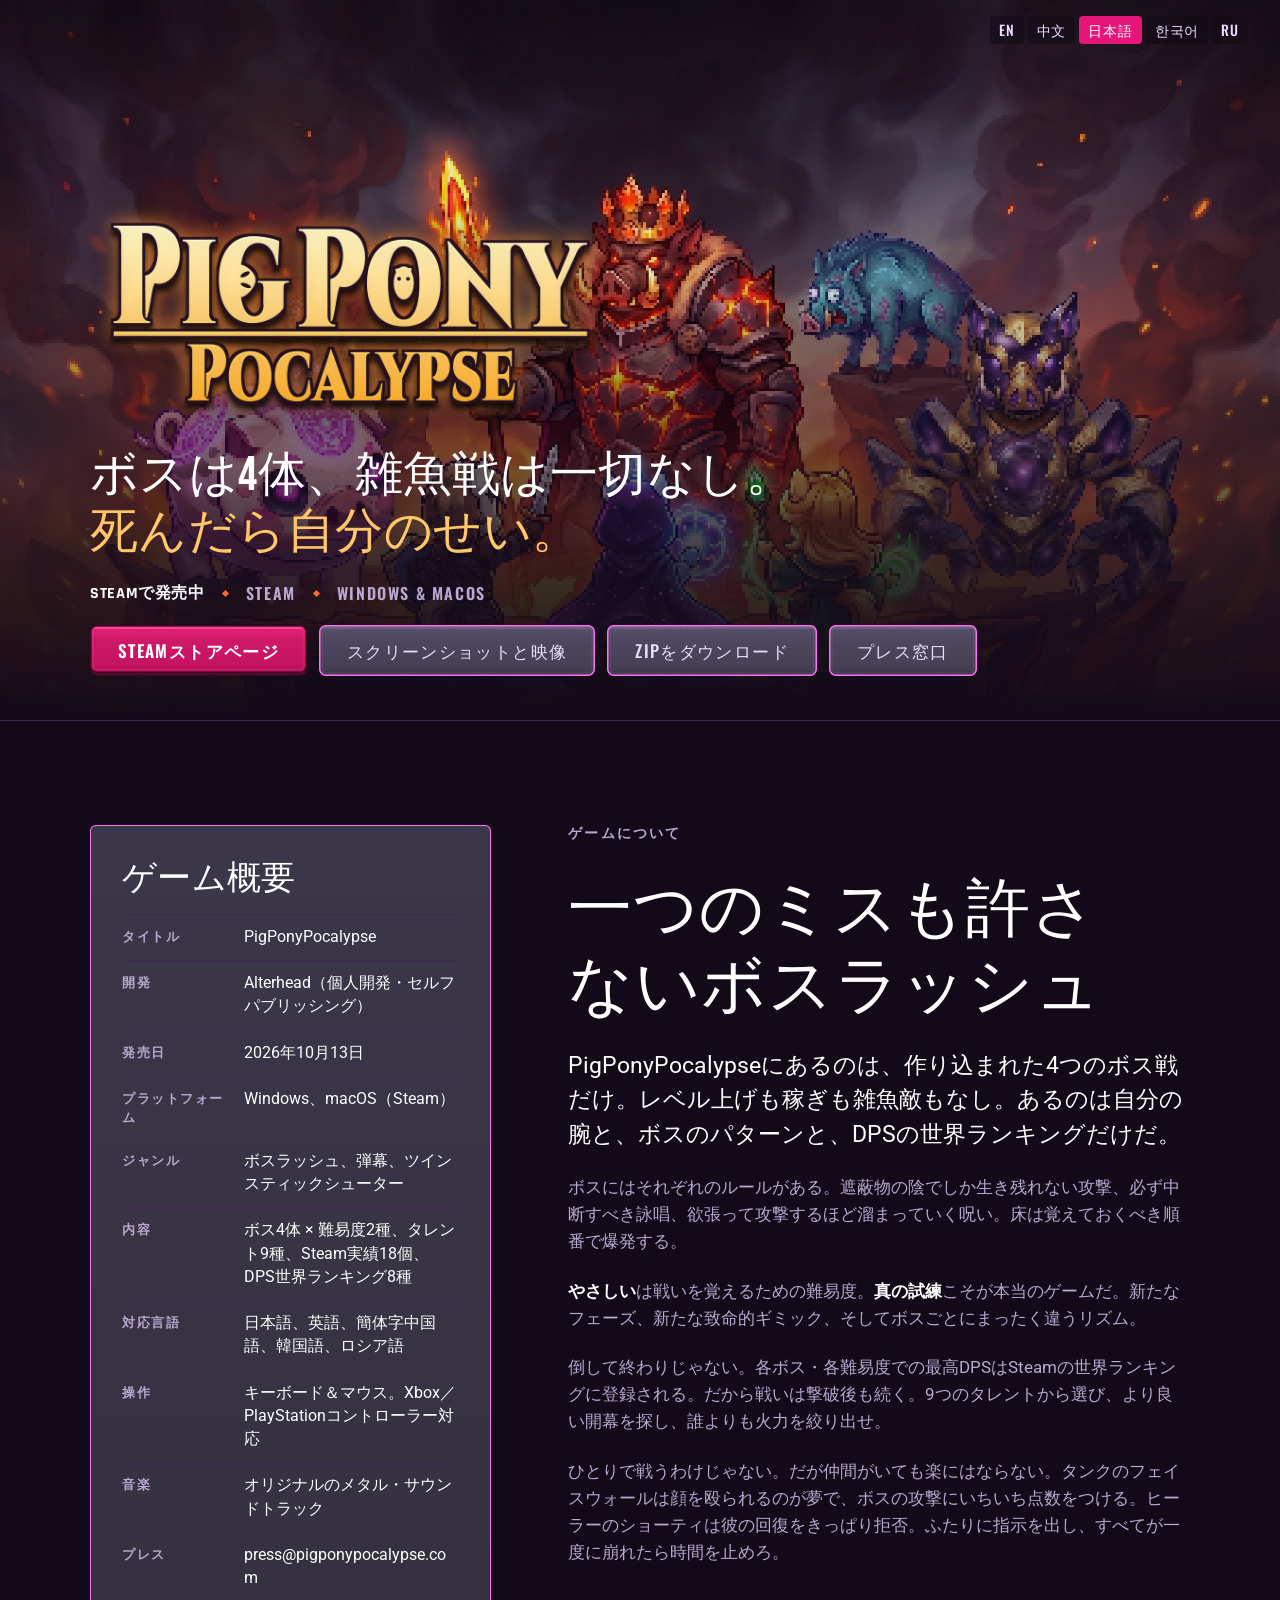
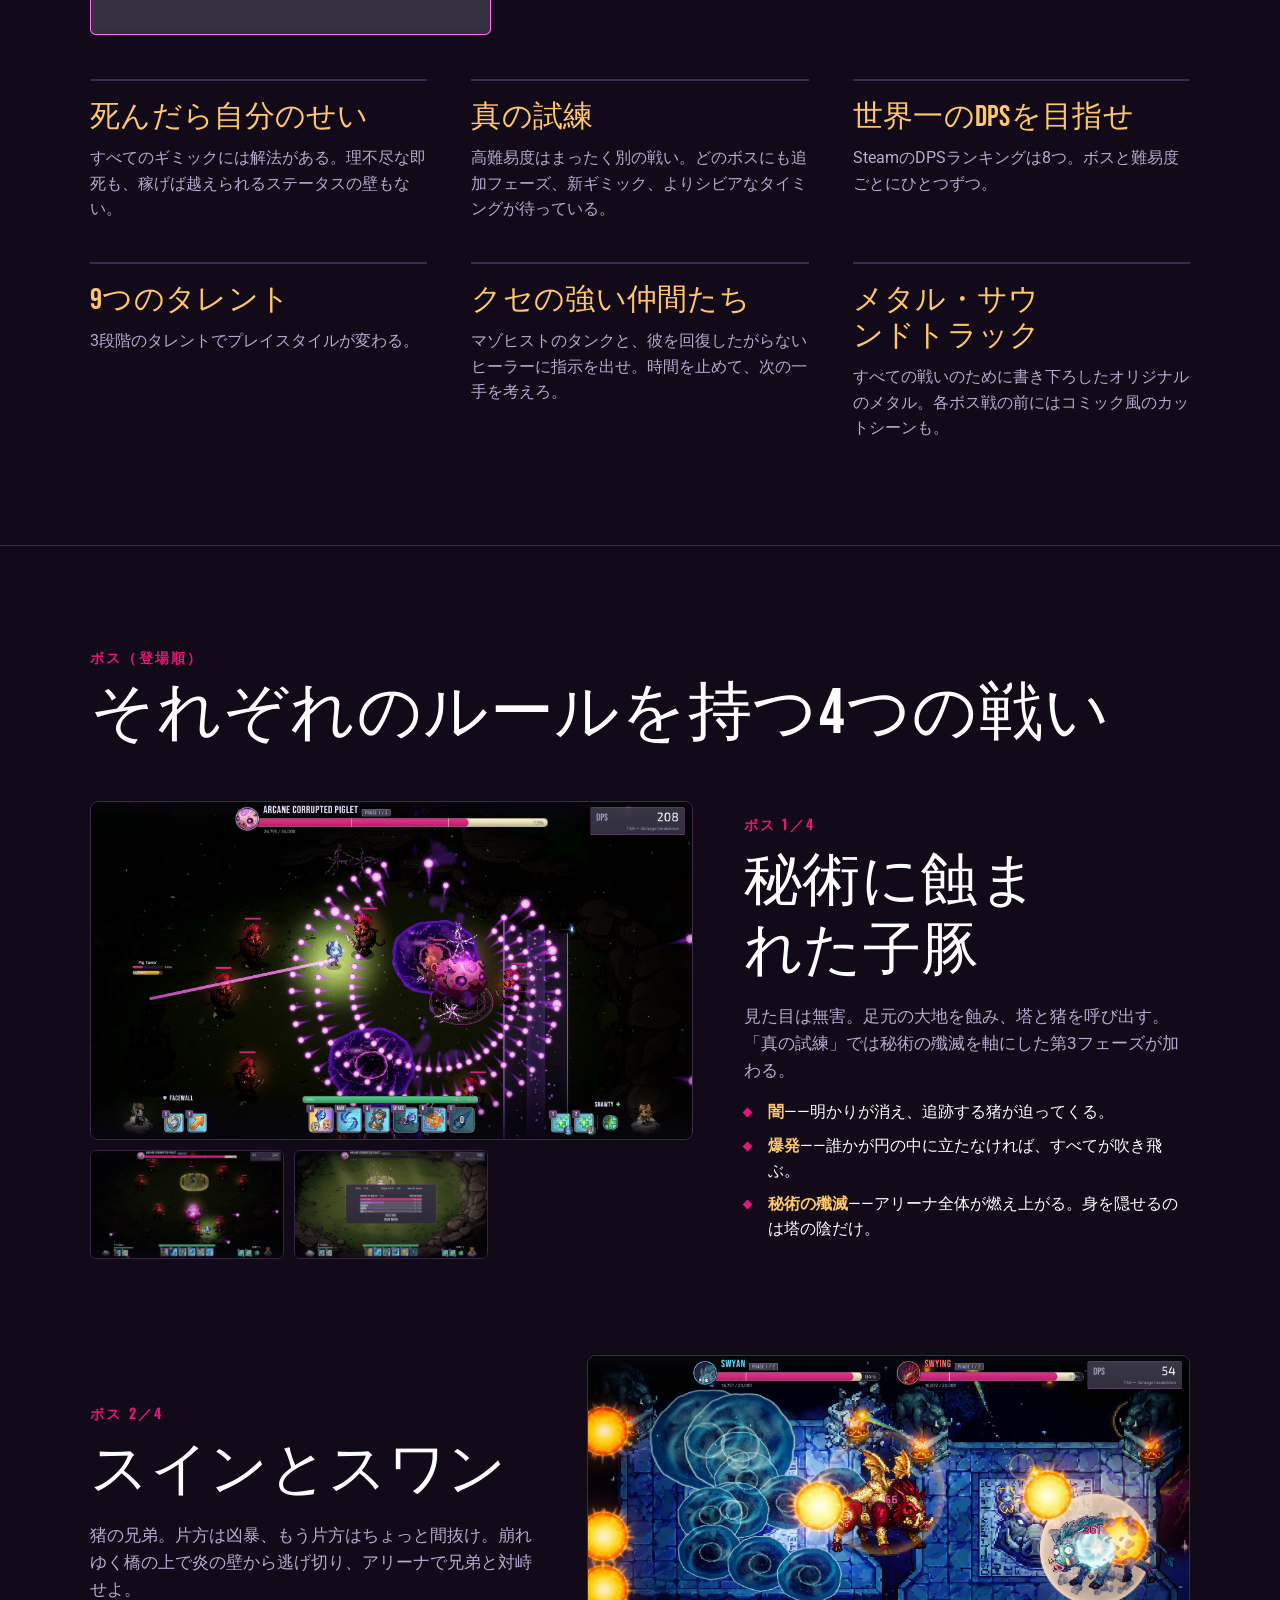
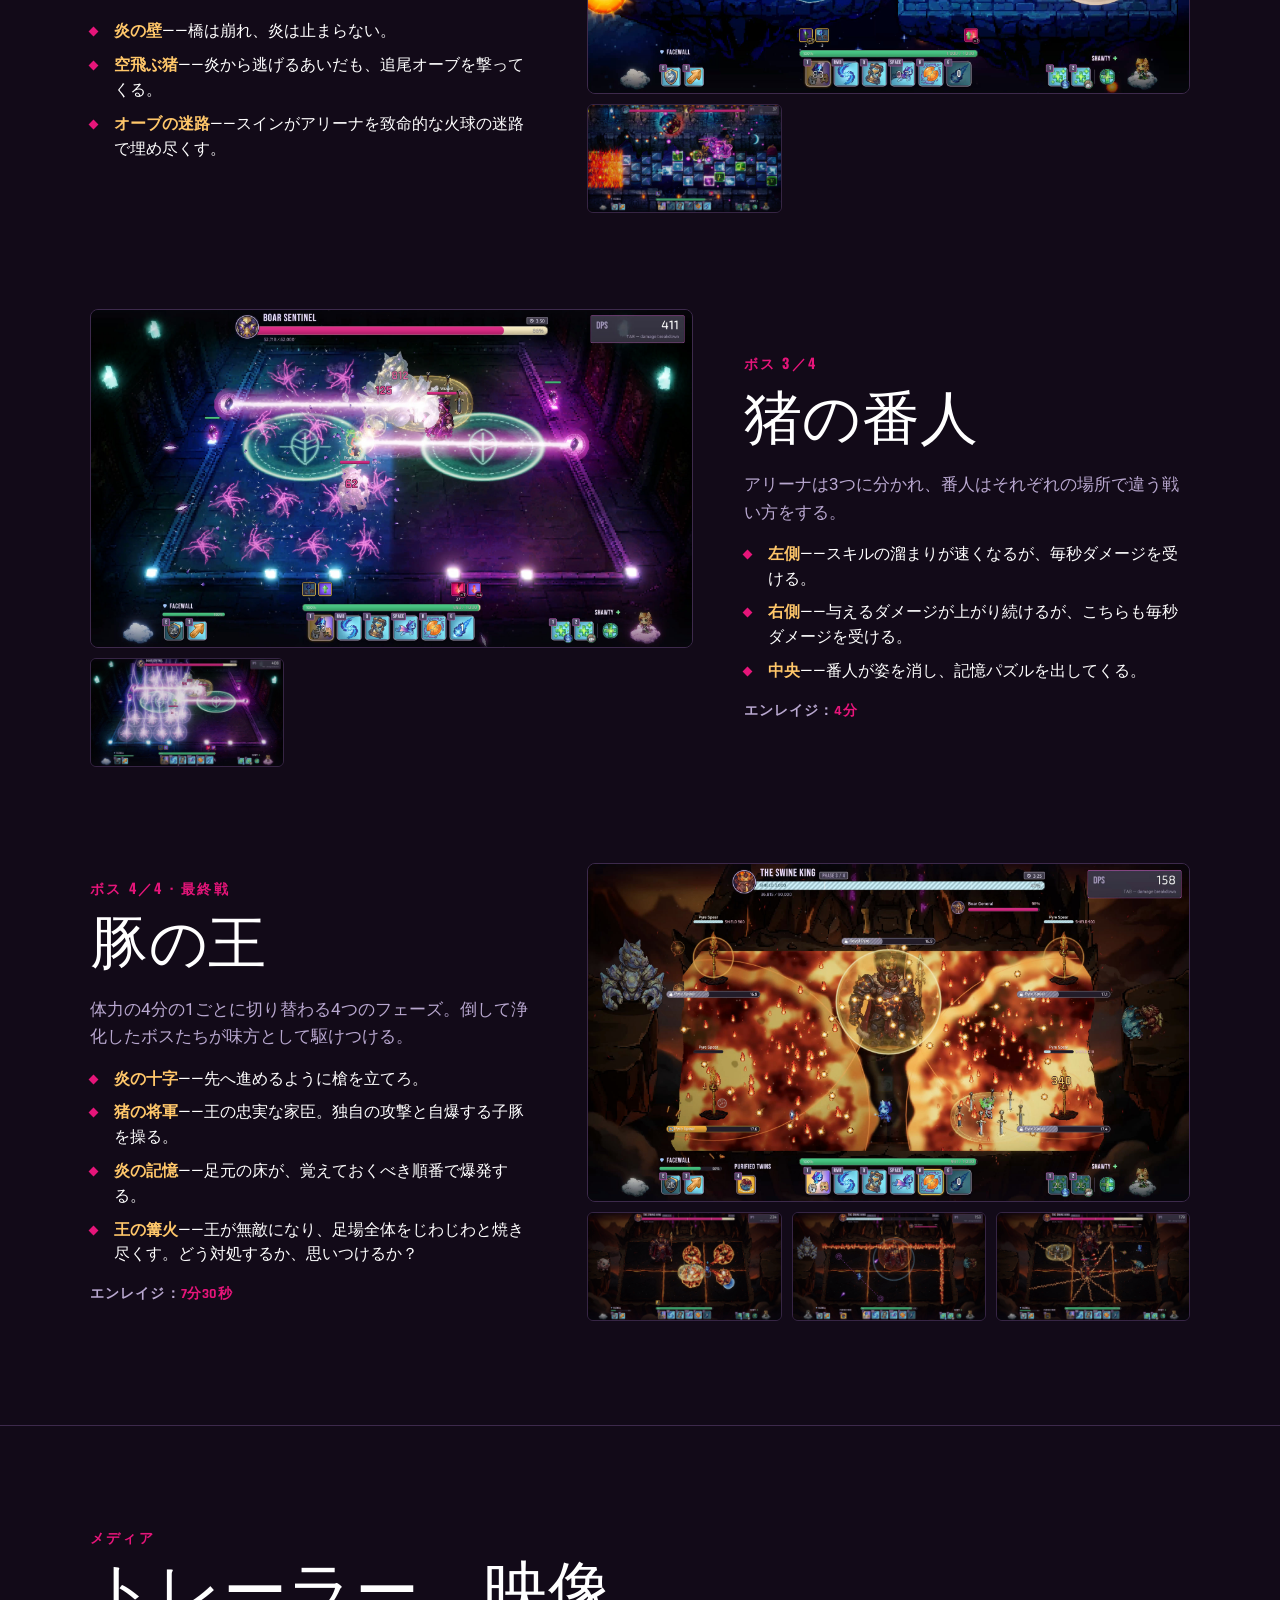
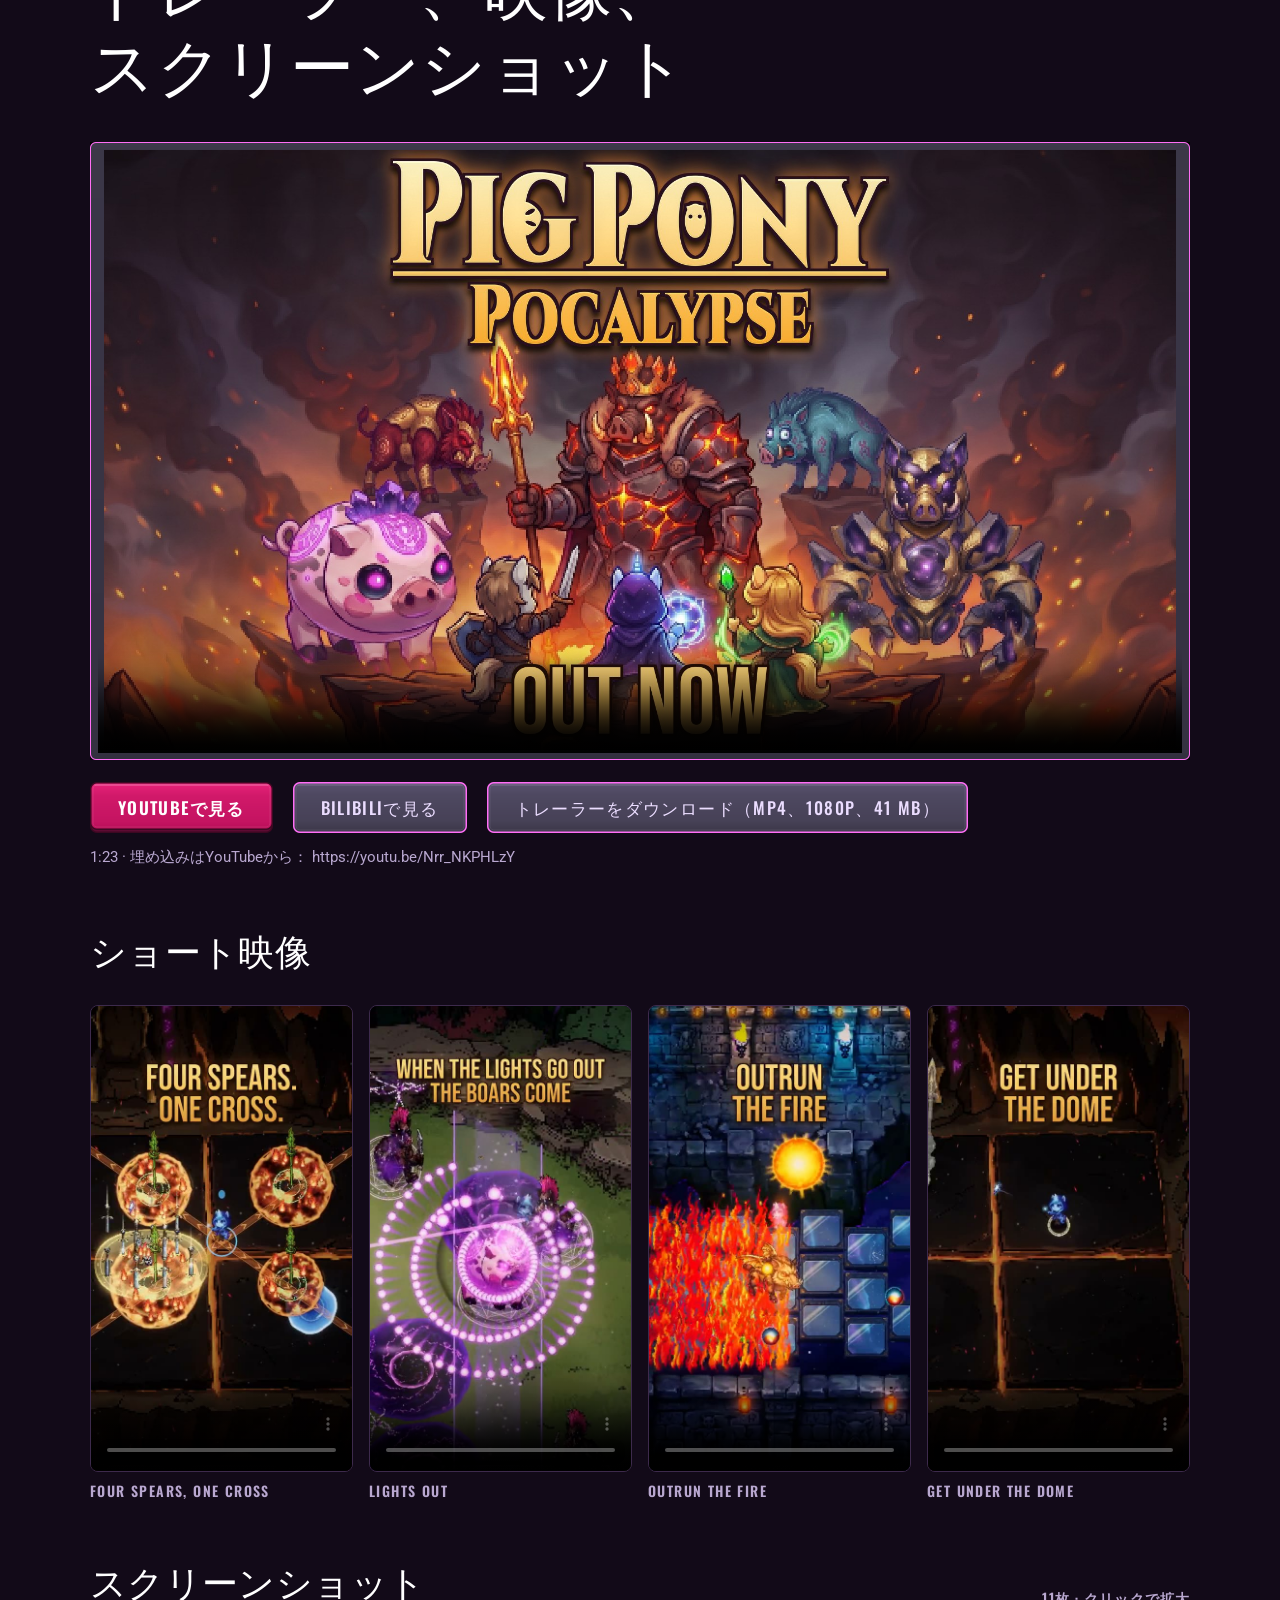
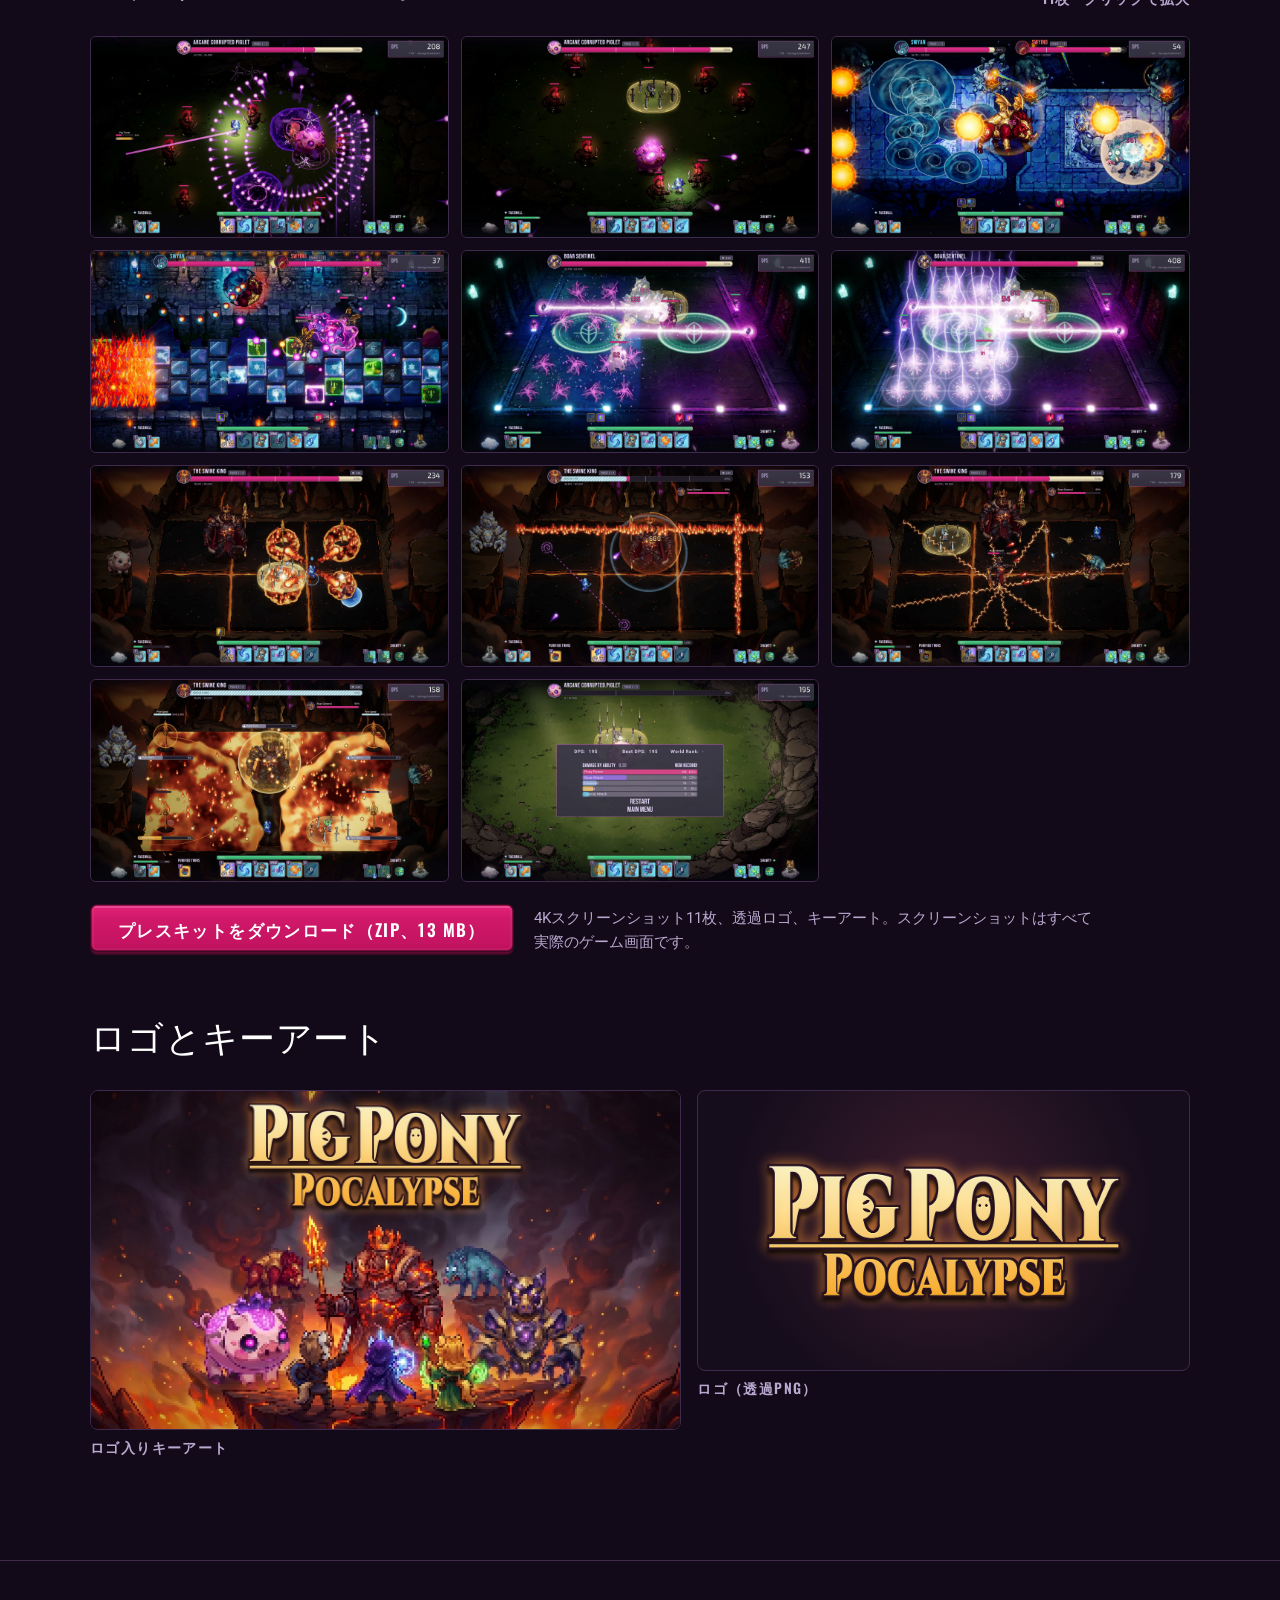
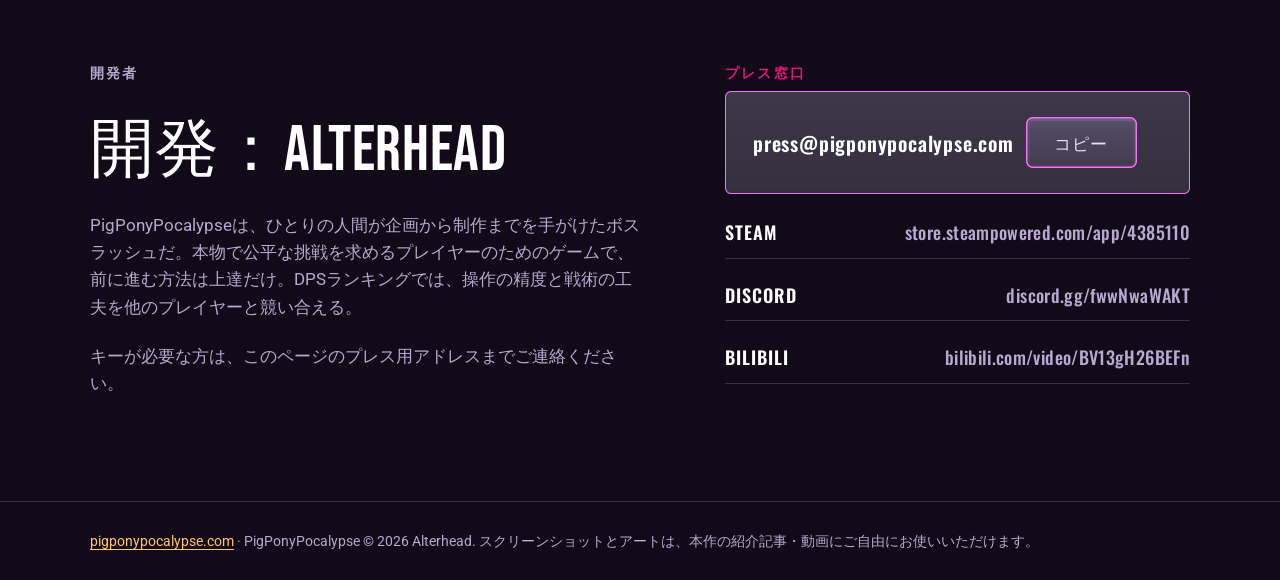
<file: ja/presskit/index.html>
<!doctype html>
<html lang="ja">
<head>
<meta charset="utf-8">
<meta name="viewport" content="width=device-width, initial-scale=1, viewport-fit=cover">
<meta name="description" content="Steamで発売中の高難易度ボスラッシュ『PigPonyPocalypse』のプレスキット。概要、ボス、スクリーンショット、映像、ロゴ、プレス窓口。">
<meta property="og:type" content="website">
<meta property="og:title" content="PigPonyPocalypse — プレスキット">
<meta property="og:description" content="ボスは4体、雑魚戦は一切なし。死んだら自分のせい。Steamで発売中。">
<meta property="og:image" content="https://pigponypocalypse.com/presskit/img/capsule.jpg">
<meta property="og:url" content="https://pigponypocalypse.com/ja/presskit/">
<meta name="twitter:card" content="summary_large_image">
<link rel="icon" href="/favicon.png">
<title>PigPonyPocalypse — プレスキット</title>
<style>
/* layout: volcanic banner → fact sheet beside the pitch → bosses in play order → media → contact. one dark world, gold + lava on plum */
:root{
  --ground:#140c1a;      /* plum-black, the arena's shadow */
  --panel:#1e1326;
  --line:#3a2846;
  --ink:#f3eaff;         /* lavender-white, the game's UI ink */
  --muted:#b7a6c9;
  --gold:#ffc76a;        /* logo gold */
  --lava:#ff6a2b;        /* the King's cracks */
  --pink:#e6157a;        /* menu hover pink */
  --display:"Bebas Neue",Impact,"Arial Narrow",sans-serif;
  --body:"Barlow",system-ui,-apple-system,"Segoe UI",sans-serif;
  --label:"Barlow Condensed","Arial Narrow",system-ui,sans-serif;
  color-scheme:dark;
}
*{box-sizing:border-box}
html{scroll-behavior:smooth}
@media (prefers-reduced-motion:reduce){html{scroll-behavior:auto}}
body{background:var(--ground);color:var(--ink);font:400 17px/1.6 var(--body);margin:0}
a{color:var(--gold);text-underline-offset:3px}
a:focus-visible,button:focus-visible{outline:2px solid var(--gold);outline-offset:3px;border-radius:4px}
img,video{max-width:100%;display:block}
.wrap{max-width:1180px;margin:0 auto;padding-inline:clamp(16px,4vw,40px)}
h2{font:400 clamp(40px,6vw,64px)/.95 var(--display);letter-spacing:.01em;margin:0;text-wrap:balance}
h3{font:400 clamp(30px,4vw,40px)/1 var(--display);letter-spacing:.015em;margin:0;text-wrap:balance}
.eyebrow{font:600 14px/1 var(--label);letter-spacing:.16em;text-transform:uppercase;color:var(--lava);margin:0 0 12px}
section{padding-block:clamp(56px,9vw,104px)}
section+section{border-top:1px solid var(--line)}
p{margin:0}

/* hero */
.hero{position:relative;isolation:isolate;overflow:hidden;border-bottom:1px solid var(--line)}
.hero-art{position:absolute;inset:0;z-index:-2}
.hero-art img{width:100%;height:100%;object-fit:cover;object-position:50% 40%}
.hero::after{content:"";position:absolute;inset:0;z-index:-1;background:
  linear-gradient(180deg,rgba(20,12,26,.15) 0%,rgba(20,12,26,.05) 35%,rgba(20,12,26,.82) 78%,var(--ground) 100%)}
.hero-inner{min-height:clamp(520px,62vw,720px);display:flex;flex-direction:column;justify-content:flex-end;gap:22px;padding-block:40px 44px}
.logo{width:min(520px,82%);filter:drop-shadow(0 6px 24px rgba(0,0,0,.6))}
.tagline{font:400 clamp(28px,4.4vw,48px)/1 var(--display);letter-spacing:.02em;max-width:22ch;text-wrap:balance}
.tagline em{font-style:normal;color:var(--gold)}
.release{display:flex;flex-wrap:wrap;gap:8px 18px;font:600 16px/1.2 var(--label);letter-spacing:.1em;text-transform:uppercase;color:var(--muted)}
.release b{color:var(--ink);font-weight:700}
.release span{display:flex;align-items:center;gap:18px}
.release span+span::before{content:"";width:5px;height:5px;background:var(--lava);transform:rotate(45deg)}
.cta{display:flex;flex-wrap:wrap;gap:12px}
.btn{display:inline-flex;align-items:center;gap:10px;font:700 16px/1 var(--label);letter-spacing:.1em;text-transform:uppercase;text-decoration:none;
  padding:14px 20px;border-radius:6px;border:1px solid var(--line);color:var(--ink);background:rgba(30,19,38,.75);cursor:pointer}
.btn:hover{border-color:var(--pink);color:#fff}
.btn.primary{background:var(--gold);color:#2a1606;border-color:var(--gold)}
.btn.primary:hover{background:#ffd78f;color:#2a1606}

/* facts + pitch */
.split{display:grid;grid-template-columns:minmax(0,1fr) minmax(0,1.55fr);gap:clamp(32px,6vw,80px);align-items:start}
.facts{background:var(--panel);border:1px solid var(--line);border-radius:10px;padding:26px 24px}
.facts h2{font-size:34px;margin-bottom:14px}
.facts dl{margin:0;display:grid;gap:0}
.facts .row{display:grid;grid-template-columns:110px minmax(0,1fr);gap:12px;padding:11px 0;border-top:1px solid var(--line)}
.facts dt{font:600 13px/1.5 var(--label);letter-spacing:.12em;text-transform:uppercase;color:var(--muted)}
.facts dd{margin:0;font-size:15.5px;line-height:1.5;overflow-wrap:anywhere}
.pitch{display:grid;gap:22px;max-width:64ch}
.pitch .lede{font-size:clamp(20px,2.2vw,23px);line-height:1.5;color:var(--ink)}
.pitch p{color:var(--muted)}
.pitch p strong{color:var(--ink);font-weight:600}

/* features */
.features{display:grid;grid-template-columns:repeat(3,minmax(0,1fr));gap:40px 44px;margin-top:44px}
.feature{display:grid;gap:10px;align-content:start;padding-top:18px;border-top:2px solid var(--line)}
.feature:hover{border-top-color:var(--lava)}
.feature h3{font-size:30px;color:var(--gold)}
.feature p{color:var(--muted);font-size:16px}

/* bosses */
.bosses{display:grid;gap:clamp(56px,8vw,96px);margin-top:48px}
.boss{display:grid;grid-template-columns:minmax(0,1.35fr) minmax(0,1fr);gap:clamp(24px,4vw,52px);align-items:center}
.boss:nth-child(even){grid-template-columns:minmax(0,1fr) minmax(0,1.35fr)}
.boss:nth-child(even) .boss-media{order:2}
.boss-media{display:grid;gap:10px}
.boss-media .main{border-radius:8px;border:1px solid var(--line);cursor:zoom-in;aspect-ratio:16/9;object-fit:cover;width:100%}
.boss-media .thumbs{display:grid;grid-template-columns:repeat(3,minmax(0,1fr));gap:10px}
.boss-media .thumbs img{border-radius:6px;border:1px solid var(--line);cursor:zoom-in;aspect-ratio:16/9;object-fit:cover;width:100%;opacity:.85}
.boss-media .thumbs img:hover{opacity:1;border-color:var(--gold)}
.boss-text{display:grid;gap:16px}
.order{font:700 14px/1 var(--label);letter-spacing:.16em;text-transform:uppercase;color:var(--lava)}
.boss-text h3{font-size:clamp(40px,5vw,58px)}
.boss-text p{color:var(--muted)}
.mechs{list-style:none;margin:0;padding:0;display:grid;gap:9px}
.mechs li{display:grid;grid-template-columns:14px minmax(0,1fr);gap:10px;font-size:15.5px;color:var(--ink)}
.mechs li::before{content:"";width:7px;height:7px;margin-top:9px;background:var(--gold);transform:rotate(45deg)}
.mechs b{font-weight:600;color:var(--gold)}
.enrage{font:600 14px/1.3 var(--label);letter-spacing:.08em;text-transform:uppercase;color:var(--muted)}
.enrage b{color:var(--pink)}

/* media */
.trailer{margin-top:36px;border:1px dashed var(--line);border-radius:10px;padding:clamp(22px,4vw,36px);display:grid;grid-template-columns:minmax(0,1fr) auto;gap:20px;align-items:center;background:var(--panel)}
.trailer h3{font-size:32px}
.trailer p{color:var(--muted);margin-top:6px}
.clips{display:grid;grid-template-columns:repeat(4,minmax(0,1fr));gap:16px;margin-top:28px}
.clip{display:grid;gap:10px}
.clip video{width:100%;aspect-ratio:9/16;object-fit:cover;border-radius:8px;border:1px solid var(--line);background:#000}
.clip span{font:600 14px/1.3 var(--label);letter-spacing:.1em;text-transform:uppercase;color:var(--muted)}
.gallery{display:grid;grid-template-columns:repeat(3,minmax(0,1fr));gap:12px;margin-top:28px}
.gallery button{all:unset;cursor:zoom-in;border-radius:6px;overflow:hidden;border:1px solid var(--line);display:block}
.gallery button:focus-visible{outline:2px solid var(--gold);outline-offset:3px}
.gallery img{width:100%;aspect-ratio:16/9;object-fit:cover;transition:transform .25s}
.gallery button:hover img{transform:scale(1.03)}
@media (prefers-reduced-motion:reduce){.gallery img{transition:none}}
.note{font-size:15px;color:var(--muted);max-width:70ch}
.dl{display:flex;flex-wrap:wrap;align-items:center;gap:12px 20px;margin-top:22px}
.sub{display:flex;flex-wrap:wrap;justify-content:space-between;align-items:end;gap:12px 24px;margin-top:64px}
.sub:first-of-type{margin-top:0}
.sub h3{font-size:36px}

.art{display:grid;grid-template-columns:minmax(0,1.2fr) minmax(0,1fr);gap:16px;margin-top:28px}
.art figure{margin:0;display:grid;gap:8px}
.art figure>div{border-radius:8px;border:1px solid var(--line);overflow:hidden;background:var(--panel)}
.art .logo-box{display:grid;place-items:center;padding:28px;height:100%;background:radial-gradient(circle at 50% 40%,#3b1d2e,#160d1c 70%)}
.art figcaption{font:600 14px/1.3 var(--label);letter-spacing:.1em;text-transform:uppercase;color:var(--muted)}

/* contact */
.contact{display:grid;grid-template-columns:minmax(0,1.2fr) minmax(0,1fr);gap:clamp(32px,6vw,80px);align-items:start}
.contact .pitch p{color:var(--muted)}
.mail{display:flex;flex-wrap:wrap;align-items:center;gap:12px;background:var(--panel);border:1px solid var(--line);border-radius:10px;padding:18px 20px}
.mail code{font:600 20px/1.2 var(--label);letter-spacing:.04em;color:var(--ink);user-select:all;overflow-wrap:anywhere;min-width:0}
.links{display:grid;gap:12px;margin-top:14px}
.links a{display:flex;justify-content:space-between;gap:12px;padding:14px 0;border-bottom:1px solid var(--line);text-decoration:none;color:var(--ink);font:600 18px/1.2 var(--label);letter-spacing:.06em;text-transform:uppercase}
.links a:hover{color:var(--gold)}
.links a span{color:var(--muted);font-weight:500;text-transform:none;letter-spacing:.02em;overflow-wrap:anywhere;text-align:right}
footer{border-top:1px solid var(--line);padding-block:28px;color:var(--muted);font-size:14px}

/* lightbox */
.lb{position:fixed;inset:0;z-index:50;background:rgba(10,6,14,.94);display:grid;grid-template-rows:1fr auto;padding:clamp(12px,3vw,32px);gap:12px}
.lb img{max-height:100%;max-width:100%;margin:auto;object-fit:contain;border-radius:6px;min-height:0}
.lb-bar{display:flex;flex-wrap:wrap;justify-content:space-between;align-items:center;gap:10px;color:var(--muted);font:600 15px/1.3 var(--label);letter-spacing:.06em}
.lb-bar .ctrls{display:flex;gap:8px}

@media (max-width:900px){
  .split,.contact,.art{grid-template-columns:minmax(0,1fr)}
  .features{grid-template-columns:repeat(2,minmax(0,1fr))}
  .boss,.boss:nth-child(even){grid-template-columns:minmax(0,1fr)}
  .boss:nth-child(even) .boss-media{order:0}
  .clips{grid-template-columns:repeat(2,minmax(0,1fr))}
  .gallery{grid-template-columns:repeat(2,minmax(0,1fr))}
}
@media (max-width:560px){
  .features,.gallery{grid-template-columns:minmax(0,1fr)}
  .trailer{grid-template-columns:minmax(0,1fr)}
  .facts .row{grid-template-columns:minmax(0,1fr);gap:2px}
}
</style>
<link rel="stylesheet" href="/assets/site.css">
<style>
.trailer-box{margin-top:32px}
.trailer-box video{width:100%;aspect-ratio:16/9;background:#000;border:8px solid transparent;border-image:url(/assets/ui/list_panel.png) 16 fill / 8px stretch}
.facts,.mail{border:8px solid transparent;border-radius:0;border-image:url(/assets/ui/list_panel.png) 16 fill / 8px stretch;background:none}
.facts .row{border-top-color:var(--line)}
.logo{content:url(/assets/logo_gold.png)}
.release b,.enrage b{font-family:var(--num);font-weight:700;letter-spacing:.04em}
.order,.eyebrow{color:var(--pink)}
.mechs li::before{background:var(--pink)}
.feature:hover{border-top-color:var(--pink)}
</style>

<link rel="alternate" hreflang="en" href="https://pigponypocalypse.com/presskit/">
<link rel="alternate" hreflang="zh-Hans" href="https://pigponypocalypse.com/zh/presskit/">
<link rel="alternate" hreflang="ja" href="https://pigponypocalypse.com/ja/presskit/">
<link rel="alternate" hreflang="ko" href="https://pigponypocalypse.com/ko/presskit/">
<link rel="alternate" hreflang="ru" href="https://pigponypocalypse.com/ru/presskit/">
<link rel="alternate" hreflang="x-default" href="https://pigponypocalypse.com/presskit/">
<link rel="stylesheet" href="https://fonts.googleapis.com/css2?family=Noto+Sans+JP:wght@400;700;900&display=swap">
<style>
.langs{position:absolute;top:calc(env(safe-area-inset-top,0px) + 16px);right:clamp(16px,3vw,32px);z-index:5;display:flex;gap:4px;flex-wrap:wrap;justify-content:flex-end}
.langs a{font:500 14px/1 var(--label);letter-spacing:.06em;color:var(--lav);text-decoration:none;padding:7px 9px;border-radius:4px;background:rgba(18,10,24,.55)}
.langs a:hover{color:#fff;background:rgba(230,21,122,.35)}
.langs a[aria-current]{color:#fff;background:var(--pink)}
html[lang="ru"] .tag,html[lang="ru"] .tagline{max-width:none}
html[lang="ru"] .tag b,html[lang="ru"] .tagline em{display:block}
html{--display:"Bebas Neue","Noto Sans JP",sans-serif;--label:"Oswald","Noto Sans JP",sans-serif;--body:"Roboto","Noto Sans JP",sans-serif}
h2,h3,.tag,.tagline,.menu a,.final h2{font-weight:900;letter-spacing:.01em;font-synthesis:none;line-height:1.2}
.menu a{font-size:clamp(28px,3.2vw,38px)}
.tag,.tagline{max-width:none}
.tag b,.tagline em{display:block}
html[lang="ko"] body{word-break:keep-all}
html[lang="ja"] body{line-break:strict}
</style>
</head>
<body>
<header class="hero">
  <nav class="langs" aria-label="Language"><a href="/presskit/" hreflang="en" lang="en" data-lang="en">EN</a><a href="/zh/presskit/" hreflang="zh-Hans" lang="zh-Hans" data-lang="zh">中文</a><a href="/ja/presskit/" hreflang="ja" lang="ja" data-lang="ja" aria-current="page">日本語</a><a href="/ko/presskit/" hreflang="ko" lang="ko" data-lang="ko">한국어</a><a href="/ru/presskit/" hreflang="ru" lang="ru" data-lang="ru">RU</a></nav>
  <div class="hero-art"><img src="/assets/keyart.jpg" alt="キーアート：溶岩の崖に立つ3人のポニーの英雄と、豚の王、秘術に蝕まれた子豚、猪の番人、双子の猪スインとスワン"></div>
  <div class="wrap hero-inner">
    <img class="logo" src="/presskit/img/logo.png" alt="PigPonyPocalypse">
    <p class="tagline">ボスは4体、雑魚戦は一切なし。 <em>死んだら自分のせい。</em></p>
    <div class="release"><span><b>Steamで発売中</b></span><span>Steam</span><span>Windows &amp; macOS</span></div>
    <div class="cta">
      <a class="btn primary" href="https://store.steampowered.com/app/4385110/PigPonyPocalypse/" target="_blank" rel="noopener">Steamストアページ</a>
      <a class="btn" href="#media">スクリーンショットと映像</a>
      <a class="btn" href="/presskit/PigPonyPocalypse_PressKit.zip" download>ZIPをダウンロード</a>
      <a class="btn" href="#contact">プレス窓口</a>
    </div>
  </div>
</header>

<main>
<section id="about">
  <div class="wrap split">
    <aside class="facts" aria-labelledby="facts-h">
      <h2 id="facts-h">ゲーム概要</h2>
      <dl>
        <div class="row"><dt>タイトル</dt><dd>PigPonyPocalypse</dd></div>
        <div class="row"><dt>開発</dt><dd>Alterhead（個人開発・セルフパブリッシング）</dd></div>
        <div class="row"><dt>発売日</dt><dd>2026年10月13日</dd></div>
        <div class="row"><dt>プラットフォーム</dt><dd>Windows、macOS（Steam）</dd></div>
        <div class="row"><dt>ジャンル</dt><dd>ボスラッシュ、弾幕、ツインスティックシューター</dd></div>
        <div class="row"><dt>内容</dt><dd>ボス4体 × 難易度2種、タレント9種、Steam実績18個、DPS世界ランキング8種</dd></div>
        <div class="row"><dt>対応言語</dt><dd>日本語、英語、簡体字中国語、韓国語、ロシア語</dd></div>
        <div class="row"><dt>操作</dt><dd>キーボード＆マウス。Xbox／PlayStationコントローラー対応</dd></div>
        <div class="row"><dt>音楽</dt><dd>オリジナルのメタル・サウンドトラック</dd></div>
        <div class="row"><dt>プレス</dt><dd>press@pigponypocalypse.com</dd></div>
      </dl>
    </aside>
    <div class="pitch">
      <p class="eyebrow">ゲームについて</p>
      <h2>一つのミスも許さないボスラッシュ</h2>
      <p class="lede">PigPonyPocalypseにあるのは、作り込まれた4つのボス戦だけ。レベル上げも稼ぎも雑魚敵もなし。あるのは自分の腕と、ボスのパターンと、DPSの世界ランキングだけだ。</p>
      <p>ボスにはそれぞれのルールがある。遮蔽物の陰でしか生き残れない攻撃、必ず中断すべき詠唱、欲張って攻撃するほど溜まっていく呪い。床は覚えておくべき順番で爆発する。</p>
      <p><strong>やさしい</strong>は戦いを覚えるための難易度。<strong>真の試練</strong>こそが本当のゲームだ。新たなフェーズ、新たな致命的ギミック、そしてボスごとにまったく違うリズム。</p>
      <p>倒して終わりじゃない。各ボス・各難易度での最高DPSはSteamの世界ランキングに登録される。だから戦いは撃破後も続く。9つのタレントから選び、より良い開幕を探し、誰よりも火力を絞り出せ。</p>
      <p>ひとりで戦うわけじゃない。だが仲間がいても楽にはならない。タンクのフェイスウォールは顔を殴られるのが夢で、ボスの攻撃にいちいち点数をつける。ヒーラーのショーティは彼の回復をきっぱり拒否。ふたりに指示を出し、すべてが一度に崩れたら時間を止めろ。</p>
    </div>
  </div>

  <div class="wrap">
    <div class="features">
      <div class="feature"><h3>死んだら自分のせい</h3><p>すべてのギミックには解法がある。理不尽な即死も、稼げば越えられるステータスの壁もない。</p></div>
      <div class="feature"><h3>真の試練</h3><p>高難易度はまったく別の戦い。どのボスにも追加フェーズ、新ギミック、よりシビアなタイミングが待っている。</p></div>
      <div class="feature"><h3>世界一のDPSを目指せ</h3><p>SteamのDPSランキングは8つ。ボスと難易度ごとにひとつずつ。</p></div>
      <div class="feature"><h3>9つのタレント</h3><p>3段階のタレントでプレイスタイルが変わる。</p></div>
      <div class="feature"><h3>クセの強い仲間たち</h3><p>マゾヒストのタンクと、彼を回復したがらないヒーラーに指示を出せ。時間を止めて、次の一手を考えろ。</p></div>
      <div class="feature"><h3>メタル・サウンドトラック</h3><p>すべての戦いのために書き下ろしたオリジナルのメタル。各ボス戦の前にはコミック風のカットシーンも。</p></div>
    </div>
  </div>
</section>

<section id="bosses">
  <div class="wrap">
    <p class="eyebrow">ボス（登場順）</p>
    <h2>それぞれのルールを持つ4つの戦い</h2>
    <div class="bosses">

      <article class="boss">
        <div class="boss-media">
          <img class="main" data-full src="/presskit/shots/screenshot_02_darkness_red_eyes.jpg" alt="秘術に蝕まれた子豚がプレイヤーに秘術オーブの螺旋を放つ" loading="lazy">
          <div class="thumbs">
            <img data-full src="/presskit/shots/screenshot_13_eight_boars_in_the_dark.jpg" alt="アリーナが闇に包まれ、追跡する猪がプレイヤーを狙う" loading="lazy">
            <img data-full src="/presskit/shots/screenshot_20_dps_breakdown.jpg" alt="勝利画面。スキルごとのDPS内訳" loading="lazy">
          </div>
        </div>
        <div class="boss-text">
          <span class="order">ボス 1／4</span>
          <h3>秘術に蝕まれた子豚</h3>
          <p>見た目は無害。足元の大地を蝕み、塔と猪を呼び出す。「真の試練」では秘術の殲滅を軸にした第3フェーズが加わる。</p>
          <ul class="mechs">
            <li><span><b>闇</b>——明かりが消え、追跡する猪が迫ってくる。</span></li>
            <li><span><b>爆発</b>——誰かが円の中に立たなければ、すべてが吹き飛ぶ。</span></li>
            <li><span><b>秘術の殲滅</b>——アリーナ全体が燃え上がる。身を隠せるのは塔の陰だけ。</span></li>
          </ul>
        </div>
      </article>

      <article class="boss">
        <div class="boss-media">
          <img class="main" data-full src="/presskit/shots/screenshot_10_sun_circle.jpg" alt="神殿のアリーナで共に戦うスインとスワン" loading="lazy">
          <div class="thumbs">
            <img data-full src="/presskit/shots/screenshot_18_mystery_spirit.jpg" alt="炎の壁に追われながらクリスタルの橋を走る" loading="lazy">
          </div>
        </div>
        <div class="boss-text">
          <span class="order">ボス 2／4</span>
          <h3>スインとスワン</h3>
          <p>猪の兄弟。片方は凶暴、もう片方はちょっと間抜け。崩れゆく橋の上で炎の壁から逃げ切り、アリーナで兄弟と対峙せよ。</p>
          <ul class="mechs">
            <li><span><b>炎の壁</b>——橋は崩れ、炎は止まらない。</span></li>
            <li><span><b>空飛ぶ猪</b>——炎から逃げるあいだも、追尾オーブを撃ってくる。</span></li>
            <li><span><b>オーブの迷路</b>——スインがアリーナを致命的な火球の迷路で埋め尽くす。</span></li>
          </ul>
        </div>
      </article>

      <article class="boss">
        <div class="boss-media">
          <img class="main" data-full src="/presskit/shots/screenshot_06_sentinel_lightning.jpg" alt="猪の番人が神殿の床にレーザーを放つ" loading="lazy">
          <div class="thumbs">
            <img data-full src="/presskit/shots/screenshot_14_lightning_storm.jpg" alt="番人のアリーナを落雷の嵐が覆う" loading="lazy">
          </div>
        </div>
        <div class="boss-text">
          <span class="order">ボス 3／4</span>
          <h3>猪の番人</h3>
          <p>アリーナは3つに分かれ、番人はそれぞれの場所で違う戦い方をする。</p>
          <ul class="mechs">
            <li><span><b>左側</b>——スキルの溜まりが速くなるが、毎秒ダメージを受ける。</span></li>
            <li><span><b>右側</b>——与えるダメージが上がり続けるが、こちらも毎秒ダメージを受ける。</span></li>
            <li><span><b>中央</b>——番人が姿を消し、記憶パズルを出してくる。</span></li>
          </ul>
          <p class="enrage">エンレイジ：<b>4分</b></p>
        </div>
      </article>

      <article class="boss">
        <div class="boss-media">
          <img class="main" data-full src="/presskit/shots/screenshot_17_royal_pyre_spears.jpg" alt="豚の王が王の篝火を詠唱し、炎が広間を満たす" loading="lazy">
          <div class="thumbs">
            <img data-full src="/presskit/shots/screenshot_03_fire_cross.jpg" alt="炎の十字のラインが王の広間を切り裂く" loading="lazy">
            <img data-full src="/presskit/shots/screenshot_15_fire_walls.jpg" alt="炎の壁がアリーナを床ごとに区切る" loading="lazy">
            <img data-full src="/presskit/shots/screenshot_16_general_sword_star.jpg" alt="猪の将軍の斬撃ラインが広間に放射状に走る" loading="lazy">
          </div>
        </div>
        <div class="boss-text">
          <span class="order">ボス 4／4 · 最終戦</span>
          <h3>豚の王</h3>
          <p>体力の4分の1ごとに切り替わる4つのフェーズ。倒して浄化したボスたちが味方として駆けつける。</p>
          <ul class="mechs">
            <li><span><b>炎の十字</b>——先へ進めるように槍を立てろ。</span></li>
            <li><span><b>猪の将軍</b>——王の忠実な家臣。独自の攻撃と自爆する子豚を操る。</span></li>
            <li><span><b>炎の記憶</b>——足元の床が、覚えておくべき順番で爆発する。</span></li>
            <li><span><b>王の篝火</b>——王が無敵になり、足場全体をじわじわと焼き尽くす。どう対処するか、思いつけるか？</span></li>
          </ul>
          <p class="enrage">エンレイジ：<b>7分30秒</b></p>
        </div>
      </article>

    </div>
  </div>
</section>

<section id="media">
  <div class="wrap">
    <p class="eyebrow">メディア</p>
    <h2>トレーラー、映像、スクリーンショット</h2>

    <div class="trailer-box">
      <video src="/media/pigponypocalypse_trailer_1080p_v3_outnow.mp4" poster="/media/trailer_poster_out_now.jpg" controls preload="none" playsinline data-manual aria-label="PigPonyPocalypse trailer"></video>
      <div class="dl"><a class="btn primary" href="https://youtu.be/Nrr_NKPHLzY" target="_blank" rel="noopener">YouTubeで見る</a><a class="btn" href="https://www.bilibili.com/video/BV13gH26BEFn" target="_blank" rel="noopener">bilibiliで見る</a><a class="btn" href="/media/pigponypocalypse_trailer_1080p_v3_outnow.mp4" download>トレーラーをダウンロード（MP4、1080p、41 MB）</a><p class="note">1:23 · 埋め込みはYouTubeから： https://youtu.be/Nrr_NKPHLzY</p></div>
    </div>

    <div class="sub"><h3>ショート映像</h3></div>
    <div class="clips">
      <div class="clip"><video src="/presskit/clips/v3_1_four_spears_one_cross.mp4" poster="/presskit/clips/v3_1_four_spears_one_cross.jpg" muted loop playsinline autoplay preload="metadata" aria-label="4本の槍、ひとつの十字：豚の王の炎の十字"></video><span>Four spears, one cross</span></div>
      <div class="clip"><video src="/presskit/clips/v3_2_lights_out.mp4" poster="/presskit/clips/v3_2_lights_out.jpg" muted loop playsinline autoplay preload="metadata" aria-label="明かりが消えると、猪がやってくる"></video><span>Lights out</span></div>
      <div class="clip"><video src="/presskit/clips/v3_3_outrun_the_fire.mp4" poster="/presskit/clips/v3_3_outrun_the_fire.jpg" muted loop playsinline autoplay preload="metadata" aria-label="兄弟の橋で炎の壁から逃げ切れ"></video><span>Outrun the fire</span></div>
      <div class="clip"><video src="/presskit/clips/v3_4_get_under_the_dome.mp4" poster="/presskit/clips/v3_4_get_under_the_dome.jpg" muted loop playsinline autoplay preload="metadata" aria-label="王の憤怒の前にドームの中へ"></video><span>Get under the dome</span></div>
    </div>

    <div class="sub"><h3>スクリーンショット</h3><span class="enrage">11枚 · クリックで拡大</span></div>
    <div class="gallery" id="gallery"></div>
    <div class="dl"><a class="btn primary" href="/presskit/PigPonyPocalypse_PressKit.zip" download>プレスキットをダウンロード（ZIP、13 MB）</a><p class="note">4Kスクリーンショット11枚、透過ロゴ、キーアート。スクリーンショットはすべて実際のゲーム画面です。</p></div>

    <div class="sub"><h3>ロゴとキーアート</h3></div>
    <div class="art">
      <figure><div><img data-full src="/presskit/img/capsule.jpg" alt="PigPonyPocalypseのロゴ入りキーアート" loading="lazy" style="cursor:zoom-in"></div><figcaption>ロゴ入りキーアート</figcaption></figure>
      <figure><div class="logo-box"><img data-full src="/presskit/img/logo.png" alt="PigPonyPocalypseのロゴ" loading="lazy" style="cursor:zoom-in;max-width:88%"></div><figcaption>ロゴ（透過PNG）</figcaption></figure>
    </div>
  </div>
</section>

<section id="contact">
  <div class="wrap contact">
    <div class="pitch">
      <p class="eyebrow">開発者</p>
      <h2>開発：Alterhead</h2>
      <p>PigPonyPocalypseは、ひとりの人間が企画から制作までを手がけたボスラッシュだ。本物で公平な挑戦を求めるプレイヤーのためのゲームで、前に進む方法は上達だけ。DPSランキングでは、操作の精度と戦術の工夫を他のプレイヤーと競い合える。</p>
      <p>キーが必要な方は、このページのプレス用アドレスまでご連絡ください。</p>
    </div>
    <div>
      <p class="eyebrow">プレス窓口</p>
      <div class="mail">
        <code id="mail">press@pigponypocalypse.com</code>
        <button class="btn" id="copy" type="button">コピー</button>
      </div>
      <div class="links">
        <a href="https://store.steampowered.com/app/4385110/PigPonyPocalypse/" target="_blank" rel="noopener">Steam <span>store.steampowered.com/app/4385110</span></a>
        <a href="https://discord.gg/fwwNwaWAKT" target="_blank" rel="noopener">Discord <span>discord.gg/fwwNwaWAKT</span></a>
        <a href="https://www.bilibili.com/video/BV13gH26BEFn" target="_blank" rel="noopener">Bilibili <span>bilibili.com/video/BV13gH26BEFn</span></a>
      </div>
    </div>
  </div>
</section>
</main>

<footer><div class="wrap"><a href="/ja/">pigponypocalypse.com</a> · PigPonyPocalypse © 2026 Alterhead. スクリーンショットとアートは、本作の紹介記事・動画にご自由にお使いいただけます。</div></footer>

<div class="lb" id="lb" hidden role="dialog" aria-modal="true" aria-label="画像ビューア">
  <img id="lb-img" alt="">
  <div class="lb-bar">
    <span id="lb-cap"></span>
    <div class="ctrls">
      <button class="btn" id="lb-prev" type="button" aria-label="前の画像">←</button>
      <button class="btn" id="lb-next" type="button" aria-label="次の画像">→</button>
      <button class="btn" id="lb-close" type="button">閉じる</button>
    </div>
  </div>
</div>

<script>
(function(){
  var shots=[
    ["screenshot_02_darkness_red_eyes","秘術に蝕まれた子豚——秘術の螺旋"],
    ["screenshot_13_eight_boars_in_the_dark","秘術に蝕まれた子豚——闇と追跡する猪"],
    ["screenshot_10_sun_circle","スインとスワン——兄弟のアリーナ"],
    ["screenshot_18_mystery_spirit","スインとスワン——橋と炎の壁"],
    ["screenshot_06_sentinel_lightning","猪の番人——レーザー"],
    ["screenshot_14_lightning_storm","猪の番人——落雷"],
    ["screenshot_03_fire_cross","豚の王——炎の十字"],
    ["screenshot_15_fire_walls","豚の王——炎の壁"],
    ["screenshot_16_general_sword_star","豚の王——猪の将軍"],
    ["screenshot_17_royal_pyre_spears","豚の王——王の篝火"],
    ["screenshot_20_dps_breakdown","勝利画面——DPS内訳"]
  ];
  var g=document.getElementById("gallery");
  shots.forEach(function(s){
    var b=document.createElement("button");b.type="button";b.setAttribute("aria-label","拡大："+s[1]);
    var i=document.createElement("img");i.src="/presskit/shots/"+s[0]+".jpg";i.alt=s[1];i.loading="lazy";i.setAttribute("data-full","");
    b.appendChild(i);g.appendChild(b);
  });

  var lb=document.getElementById("lb"),li=document.getElementById("lb-img"),cap=document.getElementById("lb-cap"),list=[],idx=0,last=null;
  function show(n){idx=(n+list.length)%list.length;li.src=list[idx].src;li.alt=list[idx].alt;cap.textContent=list[idx].alt;}
  function open(img){list=[].slice.call(document.querySelectorAll("img[data-full]"));last=document.activeElement;show(list.indexOf(img));lb.hidden=false;document.getElementById("lb-close").focus();}
  function close(){lb.hidden=true;li.removeAttribute("src");if(last&&last.focus)last.focus();}
  document.addEventListener("click",function(e){
    var t=e.target;
    if(t.closest&&t.closest(".gallery button")){open(t.closest("button").querySelector("img"));return;}
    if(t.matches&&t.matches("img[data-full]")&&!lb.contains(t)){open(t);}
  });
  document.getElementById("lb-close").onclick=close;
  document.getElementById("lb-prev").onclick=function(){show(idx-1)};
  document.getElementById("lb-next").onclick=function(){show(idx+1)};
  lb.addEventListener("click",function(e){if(e.target===lb)close();});
  document.addEventListener("keydown",function(e){
    if(lb.hidden)return;
    if(e.key==="Escape")close();else if(e.key==="ArrowLeft")show(idx-1);else if(e.key==="ArrowRight")show(idx+1);
  });


  var cp=document.getElementById("copy");
  cp.onclick=function(){
    var txt=document.getElementById("mail").textContent;
    function sel(){var r=document.createRange();r.selectNodeContents(document.getElementById("mail"));var s=getSelection();s.removeAllRanges();s.addRange(r);cp.textContent="選択しました";}
    try{navigator.clipboard.writeText(txt).then(function(){cp.textContent="コピーしました";},sel);}catch(err){sel();}
  };
})();
</script>

<script src="/assets/site.js"></script>
<script>
document.querySelectorAll(".langs a").forEach(function(a){a.addEventListener("click",function(){try{localStorage.setItem("ppp_lang",a.dataset.lang)}catch(e){}})});
</script>
</body>
</html>
</file>
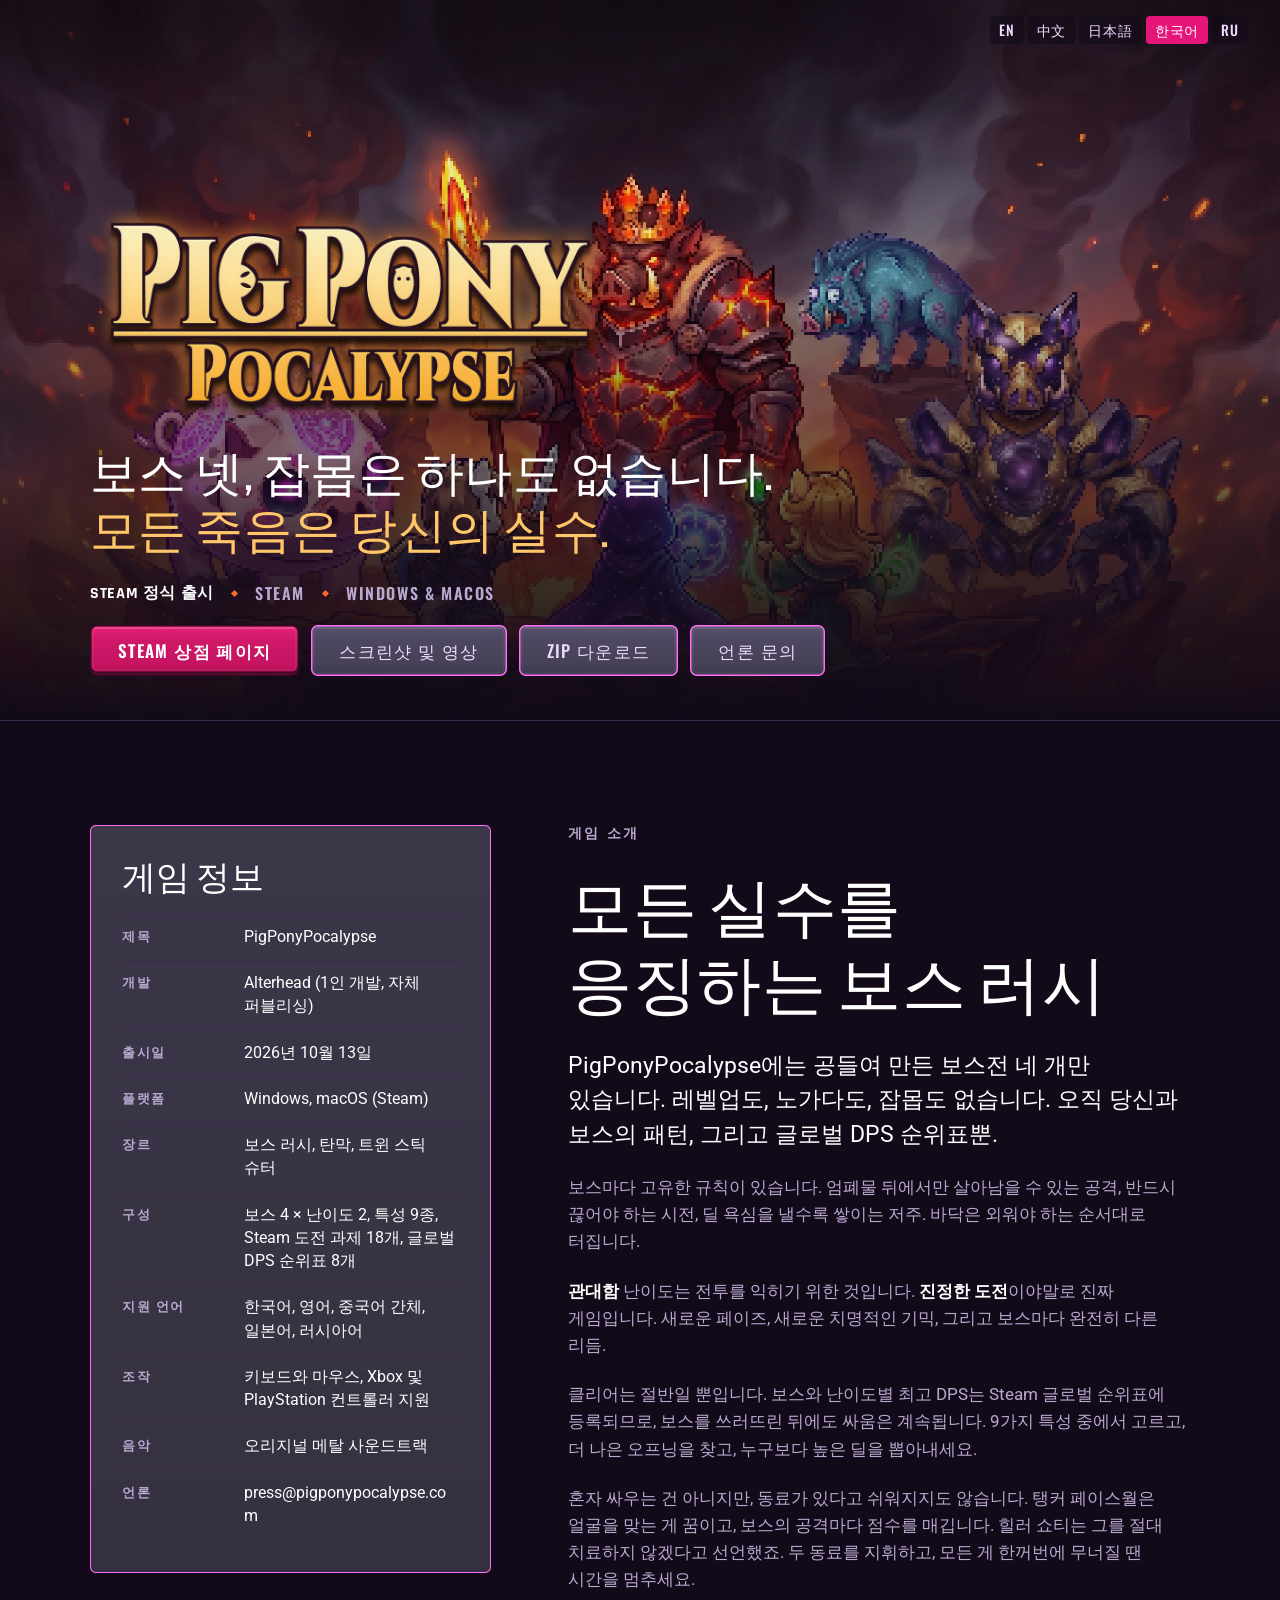
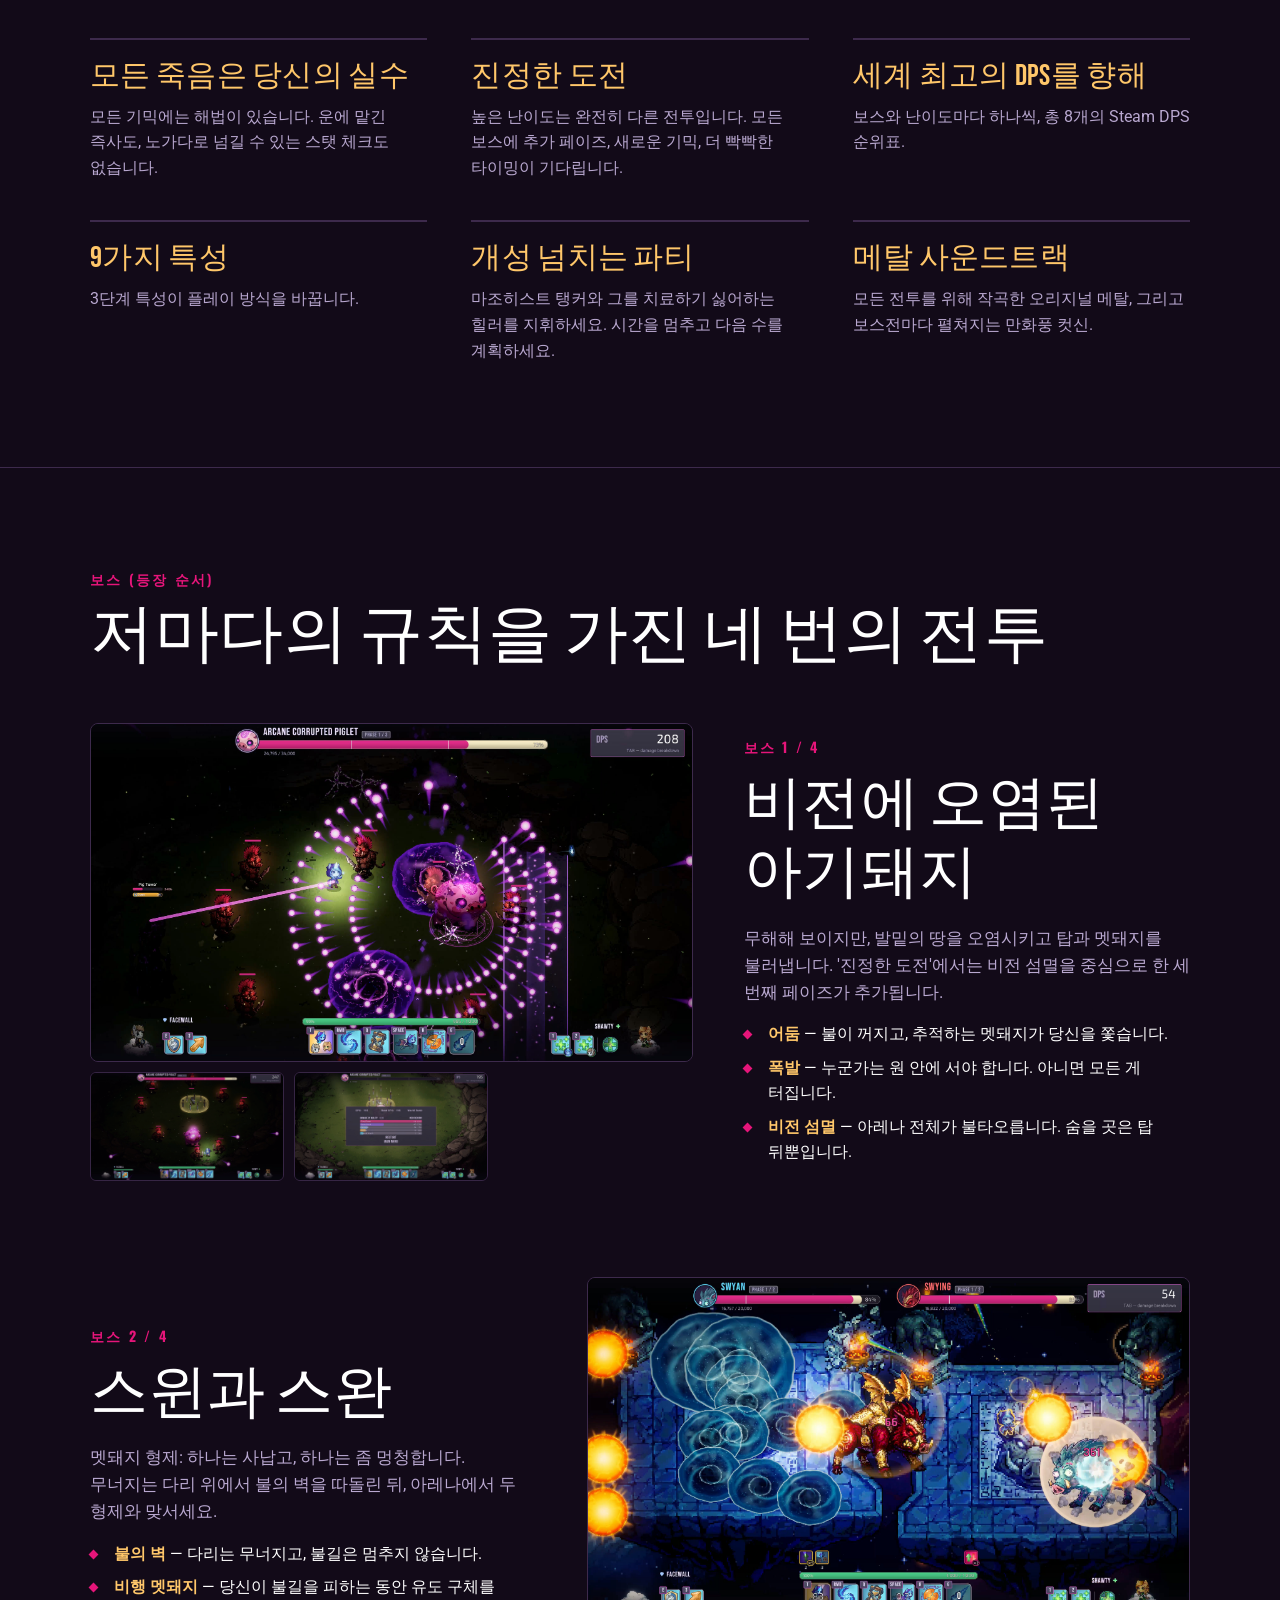
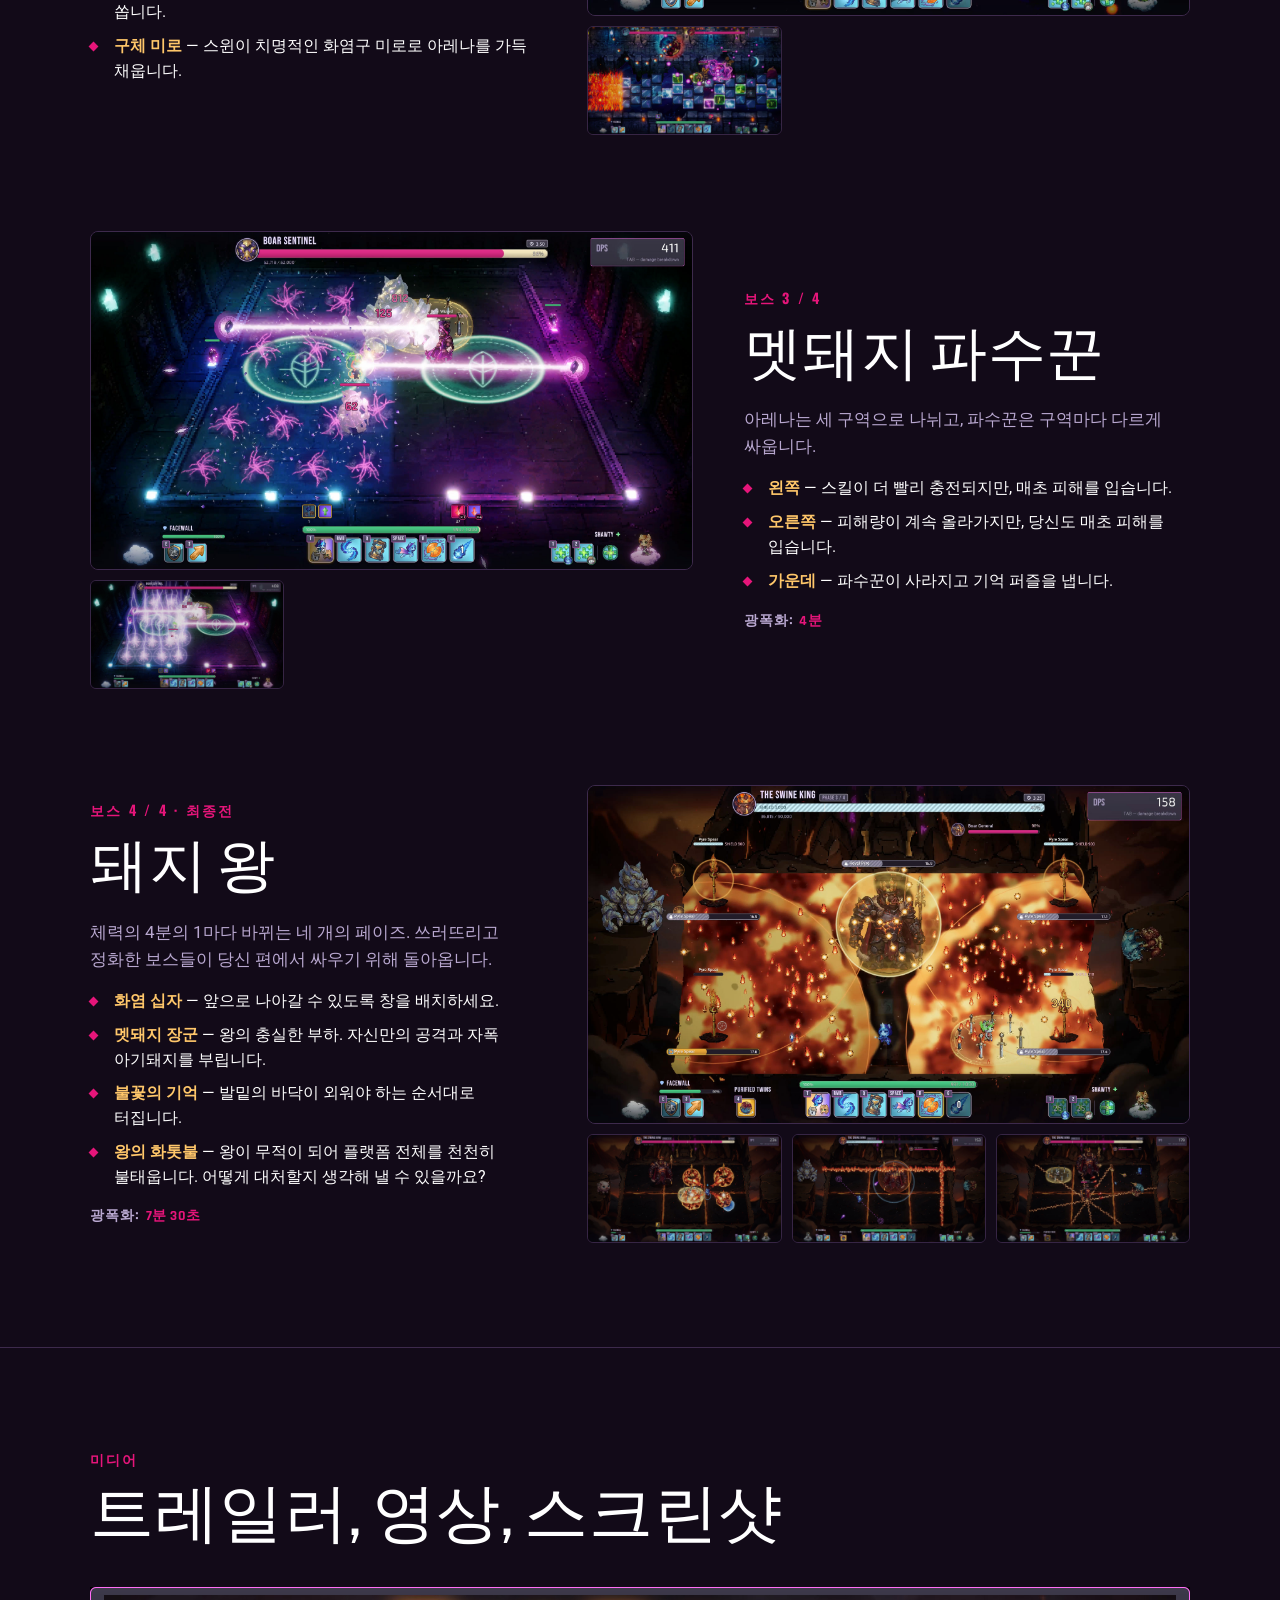
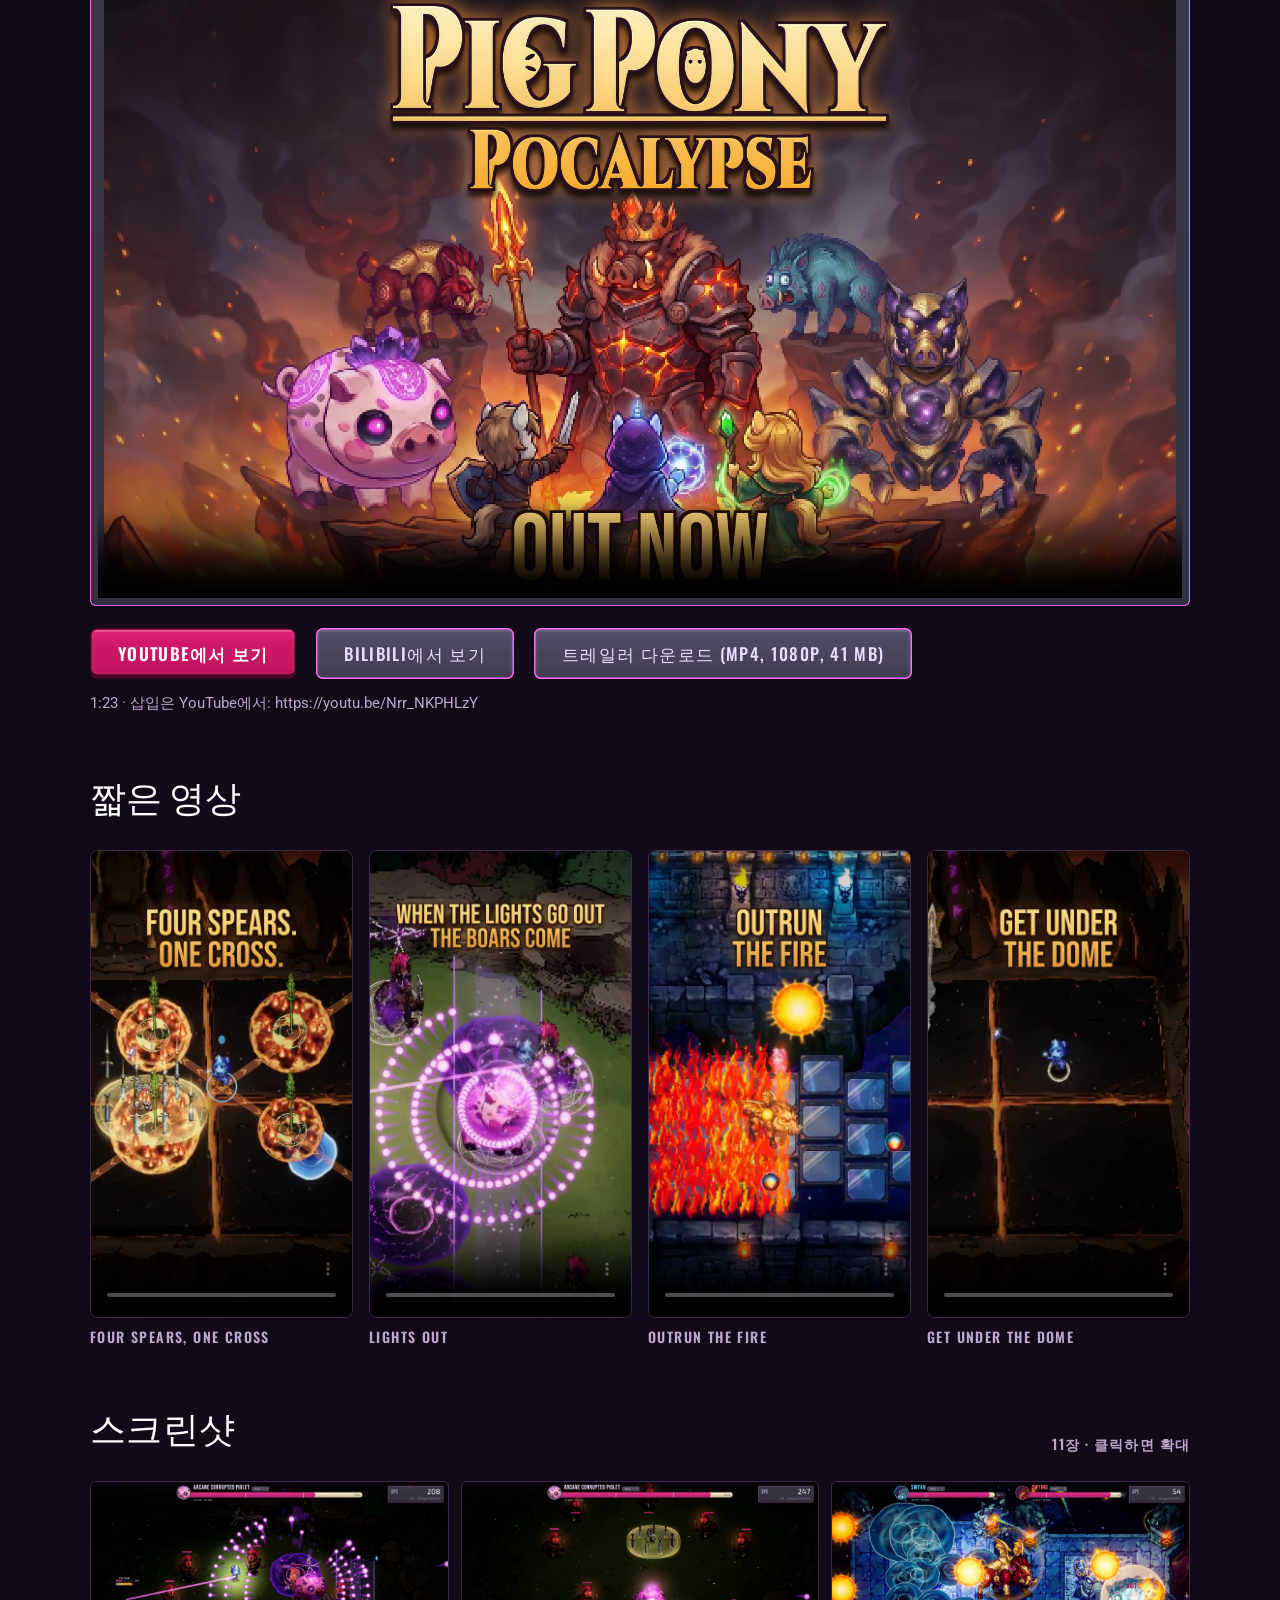
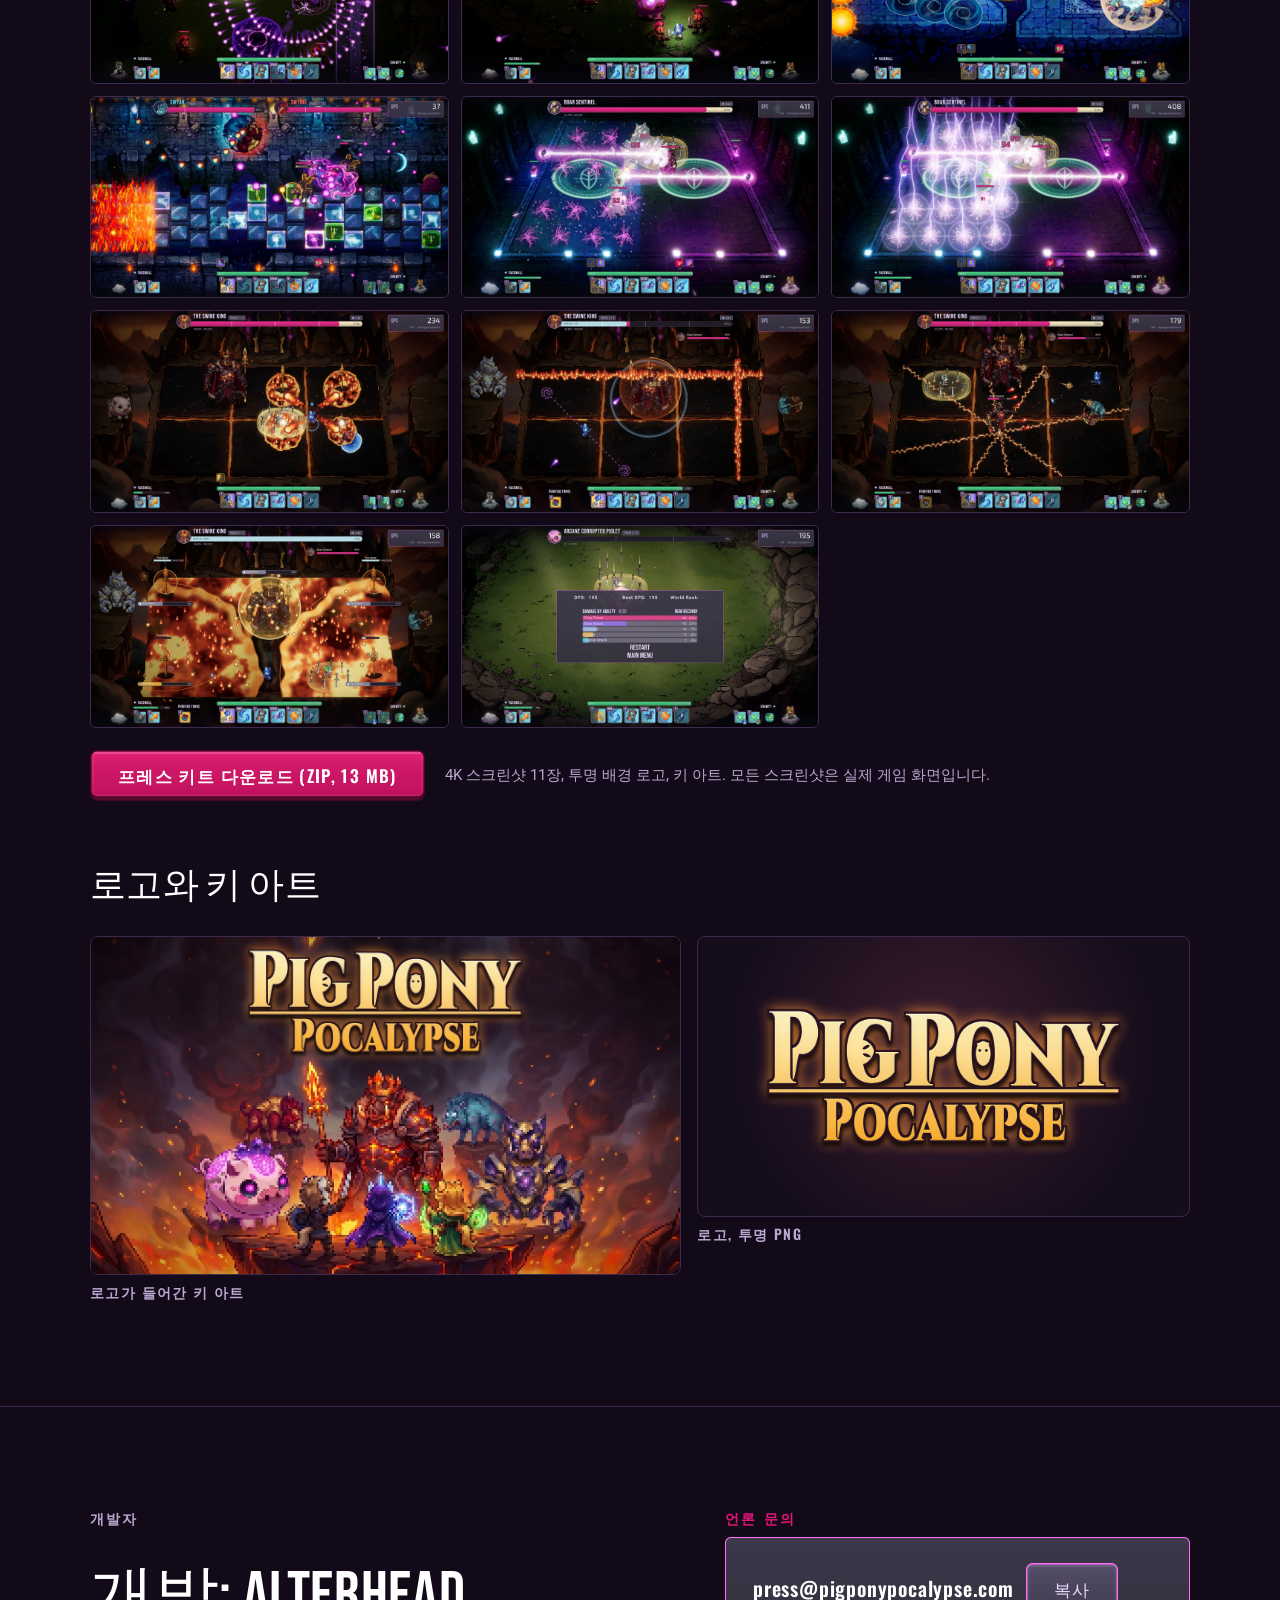
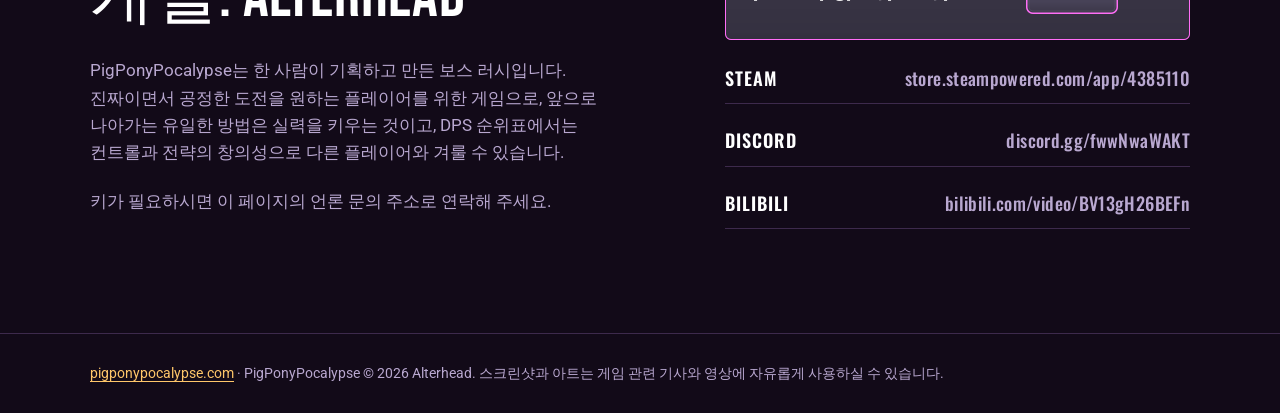
<file: ko/presskit/index.html>
<!doctype html>
<html lang="ko">
<head>
<meta charset="utf-8">
<meta name="viewport" content="width=device-width, initial-scale=1, viewport-fit=cover">
<meta name="description" content="Steam에 정식 출시된 하드코어 보스 러시 PigPonyPocalypse의 프레스 키트. 게임 정보, 보스, 스크린샷, 영상, 로고, 언론 문의처.">
<meta property="og:type" content="website">
<meta property="og:title" content="PigPonyPocalypse — 프레스 키트">
<meta property="og:description" content="보스 넷, 잡몹은 하나도 없습니다. 모든 죽음은 당신의 실수. 지금 Steam에서 만나보세요.">
<meta property="og:image" content="https://pigponypocalypse.com/presskit/img/capsule.jpg">
<meta property="og:url" content="https://pigponypocalypse.com/ko/presskit/">
<meta name="twitter:card" content="summary_large_image">
<link rel="icon" href="/favicon.png">
<title>PigPonyPocalypse — 프레스 키트</title>
<style>
/* layout: volcanic banner → fact sheet beside the pitch → bosses in play order → media → contact. one dark world, gold + lava on plum */
:root{
  --ground:#140c1a;      /* plum-black, the arena's shadow */
  --panel:#1e1326;
  --line:#3a2846;
  --ink:#f3eaff;         /* lavender-white, the game's UI ink */
  --muted:#b7a6c9;
  --gold:#ffc76a;        /* logo gold */
  --lava:#ff6a2b;        /* the King's cracks */
  --pink:#e6157a;        /* menu hover pink */
  --display:"Bebas Neue",Impact,"Arial Narrow",sans-serif;
  --body:"Barlow",system-ui,-apple-system,"Segoe UI",sans-serif;
  --label:"Barlow Condensed","Arial Narrow",system-ui,sans-serif;
  color-scheme:dark;
}
*{box-sizing:border-box}
html{scroll-behavior:smooth}
@media (prefers-reduced-motion:reduce){html{scroll-behavior:auto}}
body{background:var(--ground);color:var(--ink);font:400 17px/1.6 var(--body);margin:0}
a{color:var(--gold);text-underline-offset:3px}
a:focus-visible,button:focus-visible{outline:2px solid var(--gold);outline-offset:3px;border-radius:4px}
img,video{max-width:100%;display:block}
.wrap{max-width:1180px;margin:0 auto;padding-inline:clamp(16px,4vw,40px)}
h2{font:400 clamp(40px,6vw,64px)/.95 var(--display);letter-spacing:.01em;margin:0;text-wrap:balance}
h3{font:400 clamp(30px,4vw,40px)/1 var(--display);letter-spacing:.015em;margin:0;text-wrap:balance}
.eyebrow{font:600 14px/1 var(--label);letter-spacing:.16em;text-transform:uppercase;color:var(--lava);margin:0 0 12px}
section{padding-block:clamp(56px,9vw,104px)}
section+section{border-top:1px solid var(--line)}
p{margin:0}

/* hero */
.hero{position:relative;isolation:isolate;overflow:hidden;border-bottom:1px solid var(--line)}
.hero-art{position:absolute;inset:0;z-index:-2}
.hero-art img{width:100%;height:100%;object-fit:cover;object-position:50% 40%}
.hero::after{content:"";position:absolute;inset:0;z-index:-1;background:
  linear-gradient(180deg,rgba(20,12,26,.15) 0%,rgba(20,12,26,.05) 35%,rgba(20,12,26,.82) 78%,var(--ground) 100%)}
.hero-inner{min-height:clamp(520px,62vw,720px);display:flex;flex-direction:column;justify-content:flex-end;gap:22px;padding-block:40px 44px}
.logo{width:min(520px,82%);filter:drop-shadow(0 6px 24px rgba(0,0,0,.6))}
.tagline{font:400 clamp(28px,4.4vw,48px)/1 var(--display);letter-spacing:.02em;max-width:22ch;text-wrap:balance}
.tagline em{font-style:normal;color:var(--gold)}
.release{display:flex;flex-wrap:wrap;gap:8px 18px;font:600 16px/1.2 var(--label);letter-spacing:.1em;text-transform:uppercase;color:var(--muted)}
.release b{color:var(--ink);font-weight:700}
.release span{display:flex;align-items:center;gap:18px}
.release span+span::before{content:"";width:5px;height:5px;background:var(--lava);transform:rotate(45deg)}
.cta{display:flex;flex-wrap:wrap;gap:12px}
.btn{display:inline-flex;align-items:center;gap:10px;font:700 16px/1 var(--label);letter-spacing:.1em;text-transform:uppercase;text-decoration:none;
  padding:14px 20px;border-radius:6px;border:1px solid var(--line);color:var(--ink);background:rgba(30,19,38,.75);cursor:pointer}
.btn:hover{border-color:var(--pink);color:#fff}
.btn.primary{background:var(--gold);color:#2a1606;border-color:var(--gold)}
.btn.primary:hover{background:#ffd78f;color:#2a1606}

/* facts + pitch */
.split{display:grid;grid-template-columns:minmax(0,1fr) minmax(0,1.55fr);gap:clamp(32px,6vw,80px);align-items:start}
.facts{background:var(--panel);border:1px solid var(--line);border-radius:10px;padding:26px 24px}
.facts h2{font-size:34px;margin-bottom:14px}
.facts dl{margin:0;display:grid;gap:0}
.facts .row{display:grid;grid-template-columns:110px minmax(0,1fr);gap:12px;padding:11px 0;border-top:1px solid var(--line)}
.facts dt{font:600 13px/1.5 var(--label);letter-spacing:.12em;text-transform:uppercase;color:var(--muted)}
.facts dd{margin:0;font-size:15.5px;line-height:1.5;overflow-wrap:anywhere}
.pitch{display:grid;gap:22px;max-width:64ch}
.pitch .lede{font-size:clamp(20px,2.2vw,23px);line-height:1.5;color:var(--ink)}
.pitch p{color:var(--muted)}
.pitch p strong{color:var(--ink);font-weight:600}

/* features */
.features{display:grid;grid-template-columns:repeat(3,minmax(0,1fr));gap:40px 44px;margin-top:44px}
.feature{display:grid;gap:10px;align-content:start;padding-top:18px;border-top:2px solid var(--line)}
.feature:hover{border-top-color:var(--lava)}
.feature h3{font-size:30px;color:var(--gold)}
.feature p{color:var(--muted);font-size:16px}

/* bosses */
.bosses{display:grid;gap:clamp(56px,8vw,96px);margin-top:48px}
.boss{display:grid;grid-template-columns:minmax(0,1.35fr) minmax(0,1fr);gap:clamp(24px,4vw,52px);align-items:center}
.boss:nth-child(even){grid-template-columns:minmax(0,1fr) minmax(0,1.35fr)}
.boss:nth-child(even) .boss-media{order:2}
.boss-media{display:grid;gap:10px}
.boss-media .main{border-radius:8px;border:1px solid var(--line);cursor:zoom-in;aspect-ratio:16/9;object-fit:cover;width:100%}
.boss-media .thumbs{display:grid;grid-template-columns:repeat(3,minmax(0,1fr));gap:10px}
.boss-media .thumbs img{border-radius:6px;border:1px solid var(--line);cursor:zoom-in;aspect-ratio:16/9;object-fit:cover;width:100%;opacity:.85}
.boss-media .thumbs img:hover{opacity:1;border-color:var(--gold)}
.boss-text{display:grid;gap:16px}
.order{font:700 14px/1 var(--label);letter-spacing:.16em;text-transform:uppercase;color:var(--lava)}
.boss-text h3{font-size:clamp(40px,5vw,58px)}
.boss-text p{color:var(--muted)}
.mechs{list-style:none;margin:0;padding:0;display:grid;gap:9px}
.mechs li{display:grid;grid-template-columns:14px minmax(0,1fr);gap:10px;font-size:15.5px;color:var(--ink)}
.mechs li::before{content:"";width:7px;height:7px;margin-top:9px;background:var(--gold);transform:rotate(45deg)}
.mechs b{font-weight:600;color:var(--gold)}
.enrage{font:600 14px/1.3 var(--label);letter-spacing:.08em;text-transform:uppercase;color:var(--muted)}
.enrage b{color:var(--pink)}

/* media */
.trailer{margin-top:36px;border:1px dashed var(--line);border-radius:10px;padding:clamp(22px,4vw,36px);display:grid;grid-template-columns:minmax(0,1fr) auto;gap:20px;align-items:center;background:var(--panel)}
.trailer h3{font-size:32px}
.trailer p{color:var(--muted);margin-top:6px}
.clips{display:grid;grid-template-columns:repeat(4,minmax(0,1fr));gap:16px;margin-top:28px}
.clip{display:grid;gap:10px}
.clip video{width:100%;aspect-ratio:9/16;object-fit:cover;border-radius:8px;border:1px solid var(--line);background:#000}
.clip span{font:600 14px/1.3 var(--label);letter-spacing:.1em;text-transform:uppercase;color:var(--muted)}
.gallery{display:grid;grid-template-columns:repeat(3,minmax(0,1fr));gap:12px;margin-top:28px}
.gallery button{all:unset;cursor:zoom-in;border-radius:6px;overflow:hidden;border:1px solid var(--line);display:block}
.gallery button:focus-visible{outline:2px solid var(--gold);outline-offset:3px}
.gallery img{width:100%;aspect-ratio:16/9;object-fit:cover;transition:transform .25s}
.gallery button:hover img{transform:scale(1.03)}
@media (prefers-reduced-motion:reduce){.gallery img{transition:none}}
.note{font-size:15px;color:var(--muted);max-width:70ch}
.dl{display:flex;flex-wrap:wrap;align-items:center;gap:12px 20px;margin-top:22px}
.sub{display:flex;flex-wrap:wrap;justify-content:space-between;align-items:end;gap:12px 24px;margin-top:64px}
.sub:first-of-type{margin-top:0}
.sub h3{font-size:36px}

.art{display:grid;grid-template-columns:minmax(0,1.2fr) minmax(0,1fr);gap:16px;margin-top:28px}
.art figure{margin:0;display:grid;gap:8px}
.art figure>div{border-radius:8px;border:1px solid var(--line);overflow:hidden;background:var(--panel)}
.art .logo-box{display:grid;place-items:center;padding:28px;height:100%;background:radial-gradient(circle at 50% 40%,#3b1d2e,#160d1c 70%)}
.art figcaption{font:600 14px/1.3 var(--label);letter-spacing:.1em;text-transform:uppercase;color:var(--muted)}

/* contact */
.contact{display:grid;grid-template-columns:minmax(0,1.2fr) minmax(0,1fr);gap:clamp(32px,6vw,80px);align-items:start}
.contact .pitch p{color:var(--muted)}
.mail{display:flex;flex-wrap:wrap;align-items:center;gap:12px;background:var(--panel);border:1px solid var(--line);border-radius:10px;padding:18px 20px}
.mail code{font:600 20px/1.2 var(--label);letter-spacing:.04em;color:var(--ink);user-select:all;overflow-wrap:anywhere;min-width:0}
.links{display:grid;gap:12px;margin-top:14px}
.links a{display:flex;justify-content:space-between;gap:12px;padding:14px 0;border-bottom:1px solid var(--line);text-decoration:none;color:var(--ink);font:600 18px/1.2 var(--label);letter-spacing:.06em;text-transform:uppercase}
.links a:hover{color:var(--gold)}
.links a span{color:var(--muted);font-weight:500;text-transform:none;letter-spacing:.02em;overflow-wrap:anywhere;text-align:right}
footer{border-top:1px solid var(--line);padding-block:28px;color:var(--muted);font-size:14px}

/* lightbox */
.lb{position:fixed;inset:0;z-index:50;background:rgba(10,6,14,.94);display:grid;grid-template-rows:1fr auto;padding:clamp(12px,3vw,32px);gap:12px}
.lb img{max-height:100%;max-width:100%;margin:auto;object-fit:contain;border-radius:6px;min-height:0}
.lb-bar{display:flex;flex-wrap:wrap;justify-content:space-between;align-items:center;gap:10px;color:var(--muted);font:600 15px/1.3 var(--label);letter-spacing:.06em}
.lb-bar .ctrls{display:flex;gap:8px}

@media (max-width:900px){
  .split,.contact,.art{grid-template-columns:minmax(0,1fr)}
  .features{grid-template-columns:repeat(2,minmax(0,1fr))}
  .boss,.boss:nth-child(even){grid-template-columns:minmax(0,1fr)}
  .boss:nth-child(even) .boss-media{order:0}
  .clips{grid-template-columns:repeat(2,minmax(0,1fr))}
  .gallery{grid-template-columns:repeat(2,minmax(0,1fr))}
}
@media (max-width:560px){
  .features,.gallery{grid-template-columns:minmax(0,1fr)}
  .trailer{grid-template-columns:minmax(0,1fr)}
  .facts .row{grid-template-columns:minmax(0,1fr);gap:2px}
}
</style>
<link rel="stylesheet" href="/assets/site.css">
<style>
.trailer-box{margin-top:32px}
.trailer-box video{width:100%;aspect-ratio:16/9;background:#000;border:8px solid transparent;border-image:url(/assets/ui/list_panel.png) 16 fill / 8px stretch}
.facts,.mail{border:8px solid transparent;border-radius:0;border-image:url(/assets/ui/list_panel.png) 16 fill / 8px stretch;background:none}
.facts .row{border-top-color:var(--line)}
.logo{content:url(/assets/logo_gold.png)}
.release b,.enrage b{font-family:var(--num);font-weight:700;letter-spacing:.04em}
.order,.eyebrow{color:var(--pink)}
.mechs li::before{background:var(--pink)}
.feature:hover{border-top-color:var(--pink)}
</style>

<link rel="alternate" hreflang="en" href="https://pigponypocalypse.com/presskit/">
<link rel="alternate" hreflang="zh-Hans" href="https://pigponypocalypse.com/zh/presskit/">
<link rel="alternate" hreflang="ja" href="https://pigponypocalypse.com/ja/presskit/">
<link rel="alternate" hreflang="ko" href="https://pigponypocalypse.com/ko/presskit/">
<link rel="alternate" hreflang="ru" href="https://pigponypocalypse.com/ru/presskit/">
<link rel="alternate" hreflang="x-default" href="https://pigponypocalypse.com/presskit/">
<link rel="stylesheet" href="https://fonts.googleapis.com/css2?family=Noto+Sans+KR:wght@400;700;900&display=swap">
<style>
.langs{position:absolute;top:calc(env(safe-area-inset-top,0px) + 16px);right:clamp(16px,3vw,32px);z-index:5;display:flex;gap:4px;flex-wrap:wrap;justify-content:flex-end}
.langs a{font:500 14px/1 var(--label);letter-spacing:.06em;color:var(--lav);text-decoration:none;padding:7px 9px;border-radius:4px;background:rgba(18,10,24,.55)}
.langs a:hover{color:#fff;background:rgba(230,21,122,.35)}
.langs a[aria-current]{color:#fff;background:var(--pink)}
html[lang="ru"] .tag,html[lang="ru"] .tagline{max-width:none}
html[lang="ru"] .tag b,html[lang="ru"] .tagline em{display:block}
html{--display:"Bebas Neue","Noto Sans KR",sans-serif;--label:"Oswald","Noto Sans KR",sans-serif;--body:"Roboto","Noto Sans KR",sans-serif}
h2,h3,.tag,.tagline,.menu a,.final h2{font-weight:900;letter-spacing:.01em;font-synthesis:none;line-height:1.2}
.menu a{font-size:clamp(28px,3.2vw,38px)}
.tag,.tagline{max-width:none}
.tag b,.tagline em{display:block}
html[lang="ko"] body{word-break:keep-all}
html[lang="ja"] body{line-break:strict}
</style>
</head>
<body>
<header class="hero">
  <nav class="langs" aria-label="Language"><a href="/presskit/" hreflang="en" lang="en" data-lang="en">EN</a><a href="/zh/presskit/" hreflang="zh-Hans" lang="zh-Hans" data-lang="zh">中文</a><a href="/ja/presskit/" hreflang="ja" lang="ja" data-lang="ja">日本語</a><a href="/ko/presskit/" hreflang="ko" lang="ko" data-lang="ko" aria-current="page">한국어</a><a href="/ru/presskit/" hreflang="ru" lang="ru" data-lang="ru">RU</a></nav>
  <div class="hero-art"><img src="/assets/keyart.jpg" alt="키 아트: 용암 절벽 위의 포니 영웅 셋, 그리고 돼지 왕, 비전에 오염된 아기돼지, 멧돼지 파수꾼, 쌍둥이 멧돼지 스윈과 스완"></div>
  <div class="wrap hero-inner">
    <img class="logo" src="/presskit/img/logo.png" alt="PigPonyPocalypse">
    <p class="tagline">보스 넷, 잡몹은 하나도 없습니다. <em>모든 죽음은 당신의 실수.</em></p>
    <div class="release"><span><b>Steam 정식 출시</b></span><span>Steam</span><span>Windows &amp; macOS</span></div>
    <div class="cta">
      <a class="btn primary" href="https://store.steampowered.com/app/4385110/PigPonyPocalypse/" target="_blank" rel="noopener">Steam 상점 페이지</a>
      <a class="btn" href="#media">스크린샷 및 영상</a>
      <a class="btn" href="/presskit/PigPonyPocalypse_PressKit.zip" download>ZIP 다운로드</a>
      <a class="btn" href="#contact">언론 문의</a>
    </div>
  </div>
</header>

<main>
<section id="about">
  <div class="wrap split">
    <aside class="facts" aria-labelledby="facts-h">
      <h2 id="facts-h">게임 정보</h2>
      <dl>
        <div class="row"><dt>제목</dt><dd>PigPonyPocalypse</dd></div>
        <div class="row"><dt>개발</dt><dd>Alterhead (1인 개발, 자체 퍼블리싱)</dd></div>
        <div class="row"><dt>출시일</dt><dd>2026년 10월 13일</dd></div>
        <div class="row"><dt>플랫폼</dt><dd>Windows, macOS (Steam)</dd></div>
        <div class="row"><dt>장르</dt><dd>보스 러시, 탄막, 트윈 스틱 슈터</dd></div>
        <div class="row"><dt>구성</dt><dd>보스 4 × 난이도 2, 특성 9종, Steam 도전 과제 18개, 글로벌 DPS 순위표 8개</dd></div>
        <div class="row"><dt>지원 언어</dt><dd>한국어, 영어, 중국어 간체, 일본어, 러시아어</dd></div>
        <div class="row"><dt>조작</dt><dd>키보드와 마우스, Xbox 및 PlayStation 컨트롤러 지원</dd></div>
        <div class="row"><dt>음악</dt><dd>오리지널 메탈 사운드트랙</dd></div>
        <div class="row"><dt>언론</dt><dd>press@pigponypocalypse.com</dd></div>
      </dl>
    </aside>
    <div class="pitch">
      <p class="eyebrow">게임 소개</p>
      <h2>모든 실수를 응징하는 보스 러시</h2>
      <p class="lede">PigPonyPocalypse에는 공들여 만든 보스전 네 개만 있습니다. 레벨업도, 노가다도, 잡몹도 없습니다. 오직 당신과 보스의 패턴, 그리고 글로벌 DPS 순위표뿐.</p>
      <p>보스마다 고유한 규칙이 있습니다. 엄폐물 뒤에서만 살아남을 수 있는 공격, 반드시 끊어야 하는 시전, 딜 욕심을 낼수록 쌓이는 저주. 바닥은 외워야 하는 순서대로 터집니다.</p>
      <p><strong>관대함</strong> 난이도는 전투를 익히기 위한 것입니다. <strong>진정한 도전</strong>이야말로 진짜 게임입니다. 새로운 페이즈, 새로운 치명적인 기믹, 그리고 보스마다 완전히 다른 리듬.</p>
      <p>클리어는 절반일 뿐입니다. 보스와 난이도별 최고 DPS는 Steam 글로벌 순위표에 등록되므로, 보스를 쓰러뜨린 뒤에도 싸움은 계속됩니다. 9가지 특성 중에서 고르고, 더 나은 오프닝을 찾고, 누구보다 높은 딜을 뽑아내세요.</p>
      <p>혼자 싸우는 건 아니지만, 동료가 있다고 쉬워지지도 않습니다. 탱커 페이스월은 얼굴을 맞는 게 꿈이고, 보스의 공격마다 점수를 매깁니다. 힐러 쇼티는 그를 절대 치료하지 않겠다고 선언했죠. 두 동료를 지휘하고, 모든 게 한꺼번에 무너질 땐 시간을 멈추세요.</p>
    </div>
  </div>

  <div class="wrap">
    <div class="features">
      <div class="feature"><h3>모든 죽음은 당신의 실수</h3><p>모든 기믹에는 해법이 있습니다. 운에 맡긴 즉사도, 노가다로 넘길 수 있는 스탯 체크도 없습니다.</p></div>
      <div class="feature"><h3>진정한 도전</h3><p>높은 난이도는 완전히 다른 전투입니다. 모든 보스에 추가 페이즈, 새로운 기믹, 더 빡빡한 타이밍이 기다립니다.</p></div>
      <div class="feature"><h3>세계 최고의 DPS를 향해</h3><p>보스와 난이도마다 하나씩, 총 8개의 Steam DPS 순위표.</p></div>
      <div class="feature"><h3>9가지 특성</h3><p>3단계 특성이 플레이 방식을 바꿉니다.</p></div>
      <div class="feature"><h3>개성 넘치는 파티</h3><p>마조히스트 탱커와 그를 치료하기 싫어하는 힐러를 지휘하세요. 시간을 멈추고 다음 수를 계획하세요.</p></div>
      <div class="feature"><h3>메탈 사운드트랙</h3><p>모든 전투를 위해 작곡한 오리지널 메탈, 그리고 보스전마다 펼쳐지는 만화풍 컷신.</p></div>
    </div>
  </div>
</section>

<section id="bosses">
  <div class="wrap">
    <p class="eyebrow">보스 (등장 순서)</p>
    <h2>저마다의 규칙을 가진 네 번의 전투</h2>
    <div class="bosses">

      <article class="boss">
        <div class="boss-media">
          <img class="main" data-full src="/presskit/shots/screenshot_02_darkness_red_eyes.jpg" alt="비전에 오염된 아기돼지가 플레이어에게 비전 구체를 나선형으로 발사" loading="lazy">
          <div class="thumbs">
            <img data-full src="/presskit/shots/screenshot_13_eight_boars_in_the_dark.jpg" alt="아레나가 어둠에 잠기고 추적하는 멧돼지가 플레이어를 노림" loading="lazy">
            <img data-full src="/presskit/shots/screenshot_20_dps_breakdown.jpg" alt="승리 화면, 스킬별 DPS 내역" loading="lazy">
          </div>
        </div>
        <div class="boss-text">
          <span class="order">보스 1 / 4</span>
          <h3>비전에 오염된 아기돼지</h3>
          <p>무해해 보이지만, 발밑의 땅을 오염시키고 탑과 멧돼지를 불러냅니다. '진정한 도전'에서는 비전 섬멸을 중심으로 한 세 번째 페이즈가 추가됩니다.</p>
          <ul class="mechs">
            <li><span><b>어둠</b> — 불이 꺼지고, 추적하는 멧돼지가 당신을 쫓습니다.</span></li>
            <li><span><b>폭발</b> — 누군가는 원 안에 서야 합니다. 아니면 모든 게 터집니다.</span></li>
            <li><span><b>비전 섬멸</b> — 아레나 전체가 불타오릅니다. 숨을 곳은 탑 뒤뿐입니다.</span></li>
          </ul>
        </div>
      </article>

      <article class="boss">
        <div class="boss-media">
          <img class="main" data-full src="/presskit/shots/screenshot_10_sun_circle.jpg" alt="신전 아레나에서 함께 싸우는 스윈과 스완" loading="lazy">
          <div class="thumbs">
            <img data-full src="/presskit/shots/screenshot_18_mystery_spirit.jpg" alt="불의 벽에 쫓기며 수정 다리를 달리는 장면" loading="lazy">
          </div>
        </div>
        <div class="boss-text">
          <span class="order">보스 2 / 4</span>
          <h3>스윈과 스완</h3>
          <p>멧돼지 형제: 하나는 사납고, 하나는 좀 멍청합니다. 무너지는 다리 위에서 불의 벽을 따돌린 뒤, 아레나에서 두 형제와 맞서세요.</p>
          <ul class="mechs">
            <li><span><b>불의 벽</b> — 다리는 무너지고, 불길은 멈추지 않습니다.</span></li>
            <li><span><b>비행 멧돼지</b> — 당신이 불길을 피하는 동안 유도 구체를 쏩니다.</span></li>
            <li><span><b>구체 미로</b> — 스윈이 치명적인 화염구 미로로 아레나를 가득 채웁니다.</span></li>
          </ul>
        </div>
      </article>

      <article class="boss">
        <div class="boss-media">
          <img class="main" data-full src="/presskit/shots/screenshot_06_sentinel_lightning.jpg" alt="멧돼지 파수꾼이 신전 바닥에 레이저를 발사" loading="lazy">
          <div class="thumbs">
            <img data-full src="/presskit/shots/screenshot_14_lightning_storm.jpg" alt="낙뢰의 폭풍이 파수꾼의 아레나를 뒤덮음" loading="lazy">
          </div>
        </div>
        <div class="boss-text">
          <span class="order">보스 3 / 4</span>
          <h3>멧돼지 파수꾼</h3>
          <p>아레나는 세 구역으로 나뉘고, 파수꾼은 구역마다 다르게 싸웁니다.</p>
          <ul class="mechs">
            <li><span><b>왼쪽</b> — 스킬이 더 빨리 충전되지만, 매초 피해를 입습니다.</span></li>
            <li><span><b>오른쪽</b> — 피해량이 계속 올라가지만, 당신도 매초 피해를 입습니다.</span></li>
            <li><span><b>가운데</b> — 파수꾼이 사라지고 기억 퍼즐을 냅니다.</span></li>
          </ul>
          <p class="enrage">광폭화: <b>4분</b></p>
        </div>
      </article>

      <article class="boss">
        <div class="boss-media">
          <img class="main" data-full src="/presskit/shots/screenshot_17_royal_pyre_spears.jpg" alt="돼지 왕이 왕의 화톳불을 시전하고 불길이 홀을 뒤덮음" loading="lazy">
          <div class="thumbs">
            <img data-full src="/presskit/shots/screenshot_03_fire_cross.jpg" alt="화염 십자의 선이 왕의 홀을 가로지름" loading="lazy">
            <img data-full src="/presskit/shots/screenshot_15_fire_walls.jpg" alt="불의 벽이 아레나를 칸으로 나눔" loading="lazy">
            <img data-full src="/presskit/shots/screenshot_16_general_sword_star.jpg" alt="멧돼지 장군의 검격 선이 홀 전체로 퍼져 나감" loading="lazy">
          </div>
        </div>
        <div class="boss-text">
          <span class="order">보스 4 / 4 · 최종전</span>
          <h3>돼지 왕</h3>
          <p>체력의 4분의 1마다 바뀌는 네 개의 페이즈. 쓰러뜨리고 정화한 보스들이 당신 편에서 싸우기 위해 돌아옵니다.</p>
          <ul class="mechs">
            <li><span><b>화염 십자</b> — 앞으로 나아갈 수 있도록 창을 배치하세요.</span></li>
            <li><span><b>멧돼지 장군</b> — 왕의 충실한 부하. 자신만의 공격과 자폭 아기돼지를 부립니다.</span></li>
            <li><span><b>불꽃의 기억</b> — 발밑의 바닥이 외워야 하는 순서대로 터집니다.</span></li>
            <li><span><b>왕의 화톳불</b> — 왕이 무적이 되어 플랫폼 전체를 천천히 불태웁니다. 어떻게 대처할지 생각해 낼 수 있을까요?</span></li>
          </ul>
          <p class="enrage">광폭화: <b>7분 30초</b></p>
        </div>
      </article>

    </div>
  </div>
</section>

<section id="media">
  <div class="wrap">
    <p class="eyebrow">미디어</p>
    <h2>트레일러, 영상, 스크린샷</h2>

    <div class="trailer-box">
      <video src="/media/pigponypocalypse_trailer_1080p_v3_outnow.mp4" poster="/media/trailer_poster_out_now.jpg" controls preload="none" playsinline data-manual aria-label="PigPonyPocalypse trailer"></video>
      <div class="dl"><a class="btn primary" href="https://youtu.be/Nrr_NKPHLzY" target="_blank" rel="noopener">YouTube에서 보기</a><a class="btn" href="https://www.bilibili.com/video/BV13gH26BEFn" target="_blank" rel="noopener">bilibili에서 보기</a><a class="btn" href="/media/pigponypocalypse_trailer_1080p_v3_outnow.mp4" download>트레일러 다운로드 (MP4, 1080p, 41 MB)</a><p class="note">1:23 · 삽입은 YouTube에서: https://youtu.be/Nrr_NKPHLzY</p></div>
    </div>

    <div class="sub"><h3>짧은 영상</h3></div>
    <div class="clips">
      <div class="clip"><video src="/presskit/clips/v3_1_four_spears_one_cross.mp4" poster="/presskit/clips/v3_1_four_spears_one_cross.jpg" muted loop playsinline autoplay preload="metadata" aria-label="창 넷, 십자 하나: 돼지 왕의 화염 십자"></video><span>Four spears, one cross</span></div>
      <div class="clip"><video src="/presskit/clips/v3_2_lights_out.mp4" poster="/presskit/clips/v3_2_lights_out.jpg" muted loop playsinline autoplay preload="metadata" aria-label="불이 꺼지면 멧돼지가 온다"></video><span>Lights out</span></div>
      <div class="clip"><video src="/presskit/clips/v3_3_outrun_the_fire.mp4" poster="/presskit/clips/v3_3_outrun_the_fire.jpg" muted loop playsinline autoplay preload="metadata" aria-label="형제의 다리에서 불의 벽을 따돌려라"></video><span>Outrun the fire</span></div>
      <div class="clip"><video src="/presskit/clips/v3_4_get_under_the_dome.mp4" poster="/presskit/clips/v3_4_get_under_the_dome.jpg" muted loop playsinline autoplay preload="metadata" aria-label="왕의 분노 전에 돔 안으로"></video><span>Get under the dome</span></div>
    </div>

    <div class="sub"><h3>스크린샷</h3><span class="enrage">11장 · 클릭하면 확대</span></div>
    <div class="gallery" id="gallery"></div>
    <div class="dl"><a class="btn primary" href="/presskit/PigPonyPocalypse_PressKit.zip" download>프레스 키트 다운로드 (ZIP, 13 MB)</a><p class="note">4K 스크린샷 11장, 투명 배경 로고, 키 아트. 모든 스크린샷은 실제 게임 화면입니다.</p></div>

    <div class="sub"><h3>로고와 키 아트</h3></div>
    <div class="art">
      <figure><div><img data-full src="/presskit/img/capsule.jpg" alt="PigPonyPocalypse 로고가 들어간 키 아트" loading="lazy" style="cursor:zoom-in"></div><figcaption>로고가 들어간 키 아트</figcaption></figure>
      <figure><div class="logo-box"><img data-full src="/presskit/img/logo.png" alt="PigPonyPocalypse 로고" loading="lazy" style="cursor:zoom-in;max-width:88%"></div><figcaption>로고, 투명 PNG</figcaption></figure>
    </div>
  </div>
</section>

<section id="contact">
  <div class="wrap contact">
    <div class="pitch">
      <p class="eyebrow">개발자</p>
      <h2>개발: Alterhead</h2>
      <p>PigPonyPocalypse는 한 사람이 기획하고 만든 보스 러시입니다. 진짜이면서 공정한 도전을 원하는 플레이어를 위한 게임으로, 앞으로 나아가는 유일한 방법은 실력을 키우는 것이고, DPS 순위표에서는 컨트롤과 전략의 창의성으로 다른 플레이어와 겨룰 수 있습니다.</p>
      <p>키가 필요하시면 이 페이지의 언론 문의 주소로 연락해 주세요.</p>
    </div>
    <div>
      <p class="eyebrow">언론 문의</p>
      <div class="mail">
        <code id="mail">press@pigponypocalypse.com</code>
        <button class="btn" id="copy" type="button">복사</button>
      </div>
      <div class="links">
        <a href="https://store.steampowered.com/app/4385110/PigPonyPocalypse/" target="_blank" rel="noopener">Steam <span>store.steampowered.com/app/4385110</span></a>
        <a href="https://discord.gg/fwwNwaWAKT" target="_blank" rel="noopener">Discord <span>discord.gg/fwwNwaWAKT</span></a>
        <a href="https://www.bilibili.com/video/BV13gH26BEFn" target="_blank" rel="noopener">Bilibili <span>bilibili.com/video/BV13gH26BEFn</span></a>
      </div>
    </div>
  </div>
</section>
</main>

<footer><div class="wrap"><a href="/ko/">pigponypocalypse.com</a> · PigPonyPocalypse © 2026 Alterhead. 스크린샷과 아트는 게임 관련 기사와 영상에 자유롭게 사용하실 수 있습니다.</div></footer>

<div class="lb" id="lb" hidden role="dialog" aria-modal="true" aria-label="이미지 보기">
  <img id="lb-img" alt="">
  <div class="lb-bar">
    <span id="lb-cap"></span>
    <div class="ctrls">
      <button class="btn" id="lb-prev" type="button" aria-label="이전 이미지">←</button>
      <button class="btn" id="lb-next" type="button" aria-label="다음 이미지">→</button>
      <button class="btn" id="lb-close" type="button">닫기</button>
    </div>
  </div>
</div>

<script>
(function(){
  var shots=[
    ["screenshot_02_darkness_red_eyes","비전에 오염된 아기돼지 — 비전 나선"],
    ["screenshot_13_eight_boars_in_the_dark","비전에 오염된 아기돼지 — 어둠과 추적하는 멧돼지"],
    ["screenshot_10_sun_circle","스윈과 스완 — 형제의 아레나"],
    ["screenshot_18_mystery_spirit","스윈과 스완 — 다리와 불의 벽"],
    ["screenshot_06_sentinel_lightning","멧돼지 파수꾼 — 레이저"],
    ["screenshot_14_lightning_storm","멧돼지 파수꾼 — 낙뢰"],
    ["screenshot_03_fire_cross","돼지 왕 — 화염 십자"],
    ["screenshot_15_fire_walls","돼지 왕 — 불의 벽"],
    ["screenshot_16_general_sword_star","돼지 왕 — 멧돼지 장군"],
    ["screenshot_17_royal_pyre_spears","돼지 왕 — 왕의 화톳불"],
    ["screenshot_20_dps_breakdown","승리 화면 — DPS 내역"]
  ];
  var g=document.getElementById("gallery");
  shots.forEach(function(s){
    var b=document.createElement("button");b.type="button";b.setAttribute("aria-label","확대: "+s[1]);
    var i=document.createElement("img");i.src="/presskit/shots/"+s[0]+".jpg";i.alt=s[1];i.loading="lazy";i.setAttribute("data-full","");
    b.appendChild(i);g.appendChild(b);
  });

  var lb=document.getElementById("lb"),li=document.getElementById("lb-img"),cap=document.getElementById("lb-cap"),list=[],idx=0,last=null;
  function show(n){idx=(n+list.length)%list.length;li.src=list[idx].src;li.alt=list[idx].alt;cap.textContent=list[idx].alt;}
  function open(img){list=[].slice.call(document.querySelectorAll("img[data-full]"));last=document.activeElement;show(list.indexOf(img));lb.hidden=false;document.getElementById("lb-close").focus();}
  function close(){lb.hidden=true;li.removeAttribute("src");if(last&&last.focus)last.focus();}
  document.addEventListener("click",function(e){
    var t=e.target;
    if(t.closest&&t.closest(".gallery button")){open(t.closest("button").querySelector("img"));return;}
    if(t.matches&&t.matches("img[data-full]")&&!lb.contains(t)){open(t);}
  });
  document.getElementById("lb-close").onclick=close;
  document.getElementById("lb-prev").onclick=function(){show(idx-1)};
  document.getElementById("lb-next").onclick=function(){show(idx+1)};
  lb.addEventListener("click",function(e){if(e.target===lb)close();});
  document.addEventListener("keydown",function(e){
    if(lb.hidden)return;
    if(e.key==="Escape")close();else if(e.key==="ArrowLeft")show(idx-1);else if(e.key==="ArrowRight")show(idx+1);
  });


  var cp=document.getElementById("copy");
  cp.onclick=function(){
    var txt=document.getElementById("mail").textContent;
    function sel(){var r=document.createRange();r.selectNodeContents(document.getElementById("mail"));var s=getSelection();s.removeAllRanges();s.addRange(r);cp.textContent="선택됨";}
    try{navigator.clipboard.writeText(txt).then(function(){cp.textContent="복사됨";},sel);}catch(err){sel();}
  };
})();
</script>

<script src="/assets/site.js"></script>
<script>
document.querySelectorAll(".langs a").forEach(function(a){a.addEventListener("click",function(){try{localStorage.setItem("ppp_lang",a.dataset.lang)}catch(e){}})});
</script>
</body>
</html>
</file>
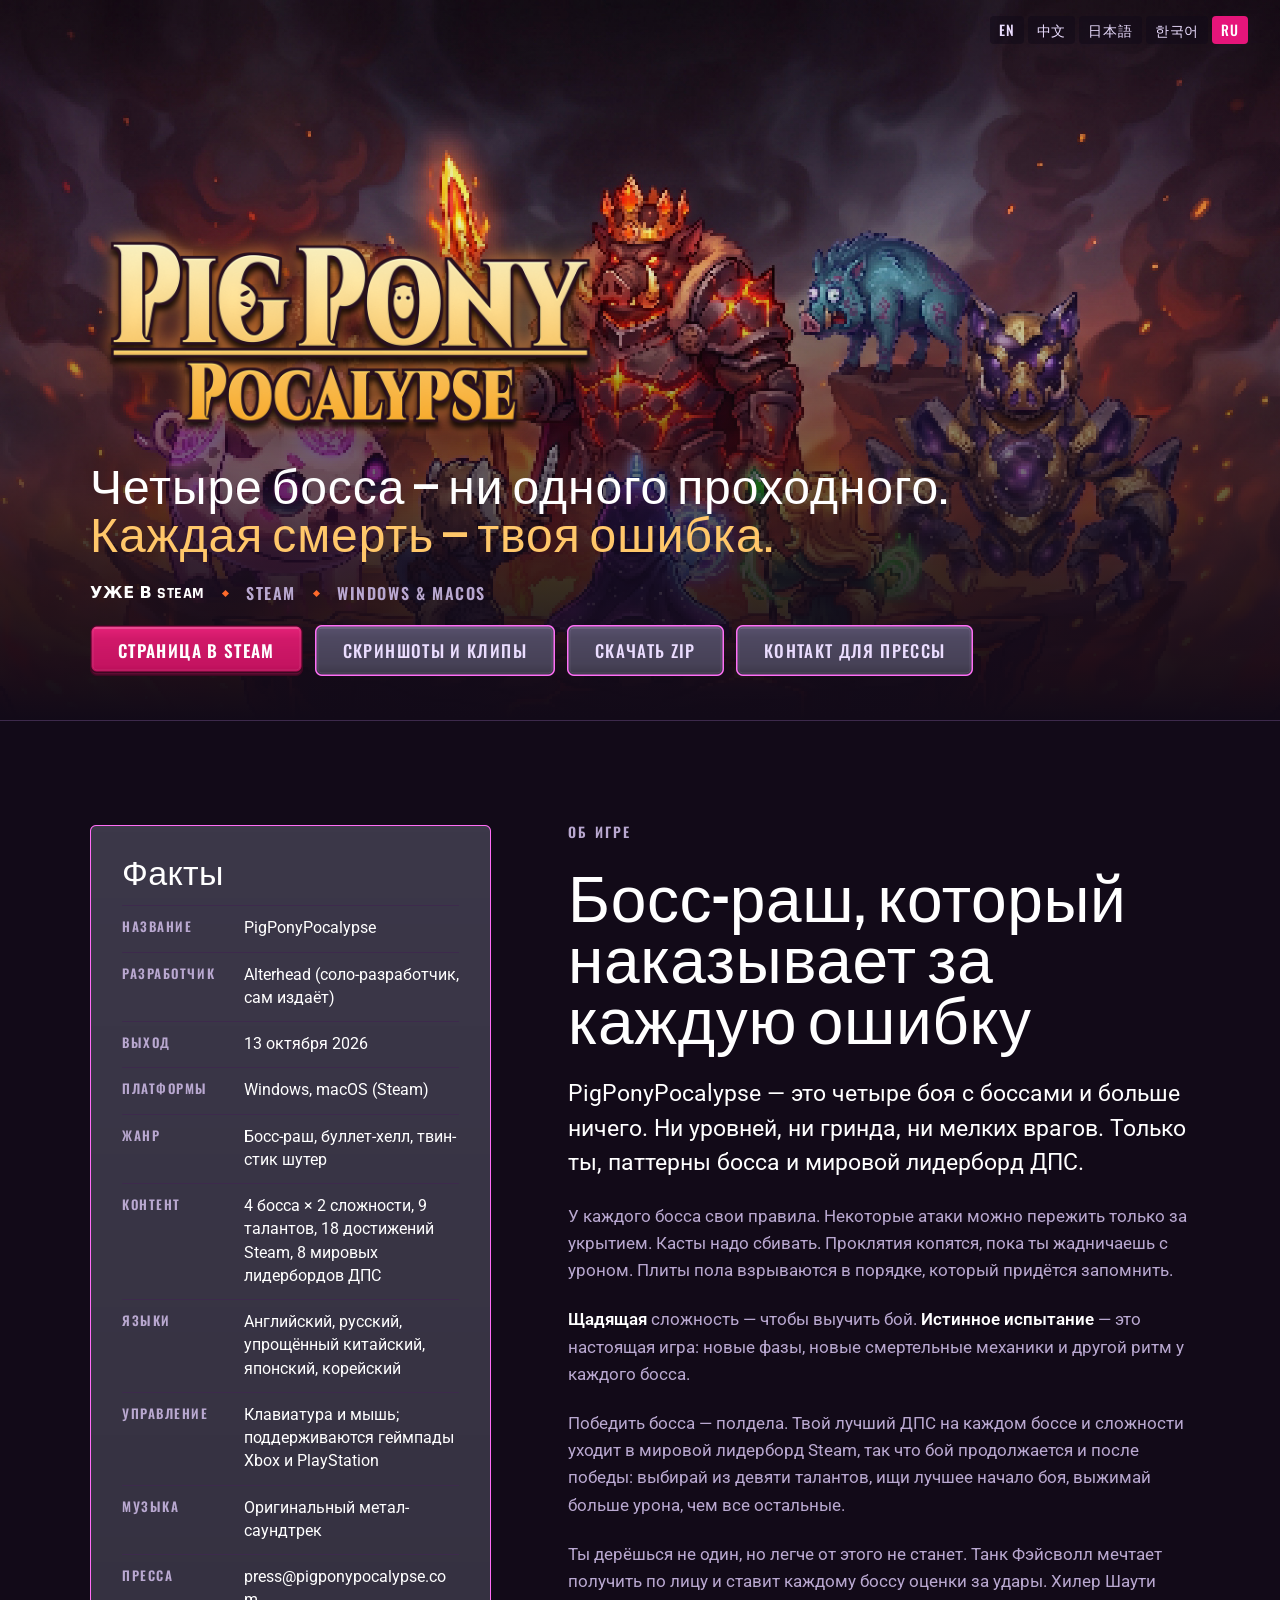
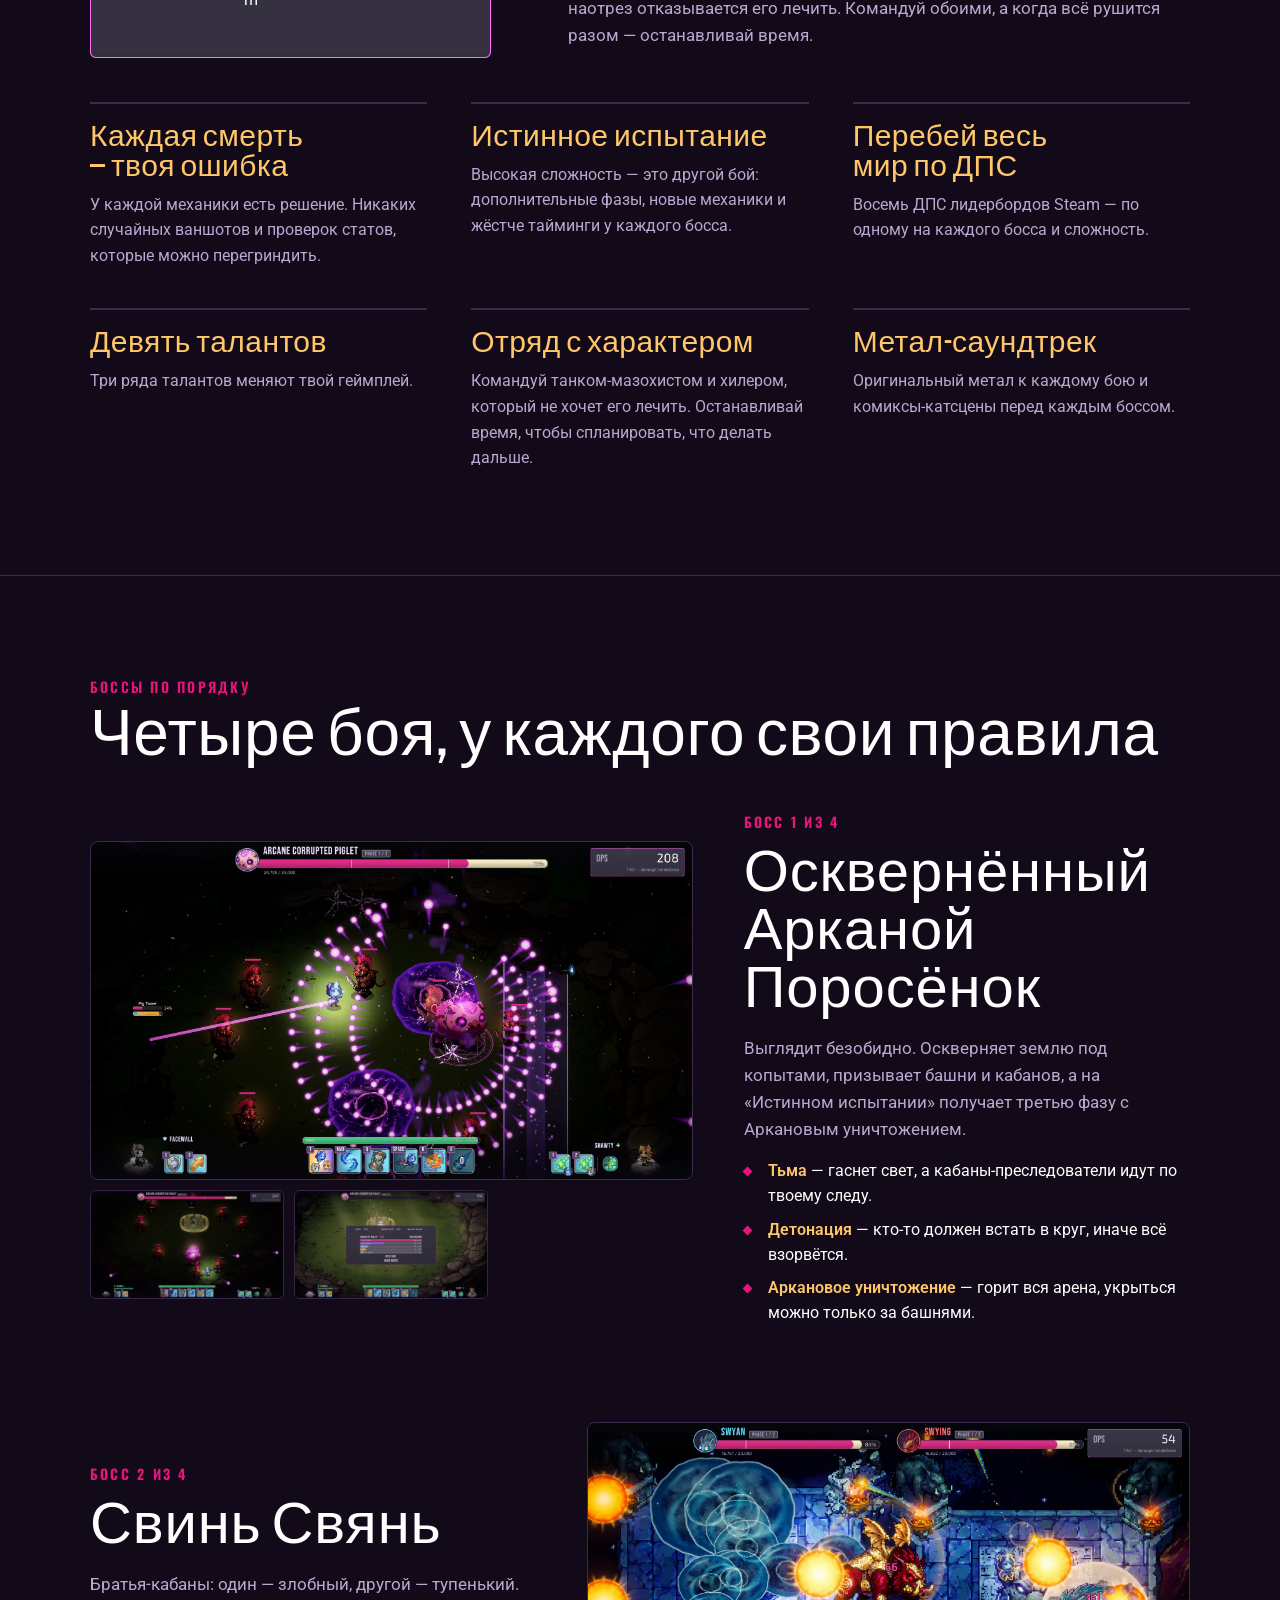
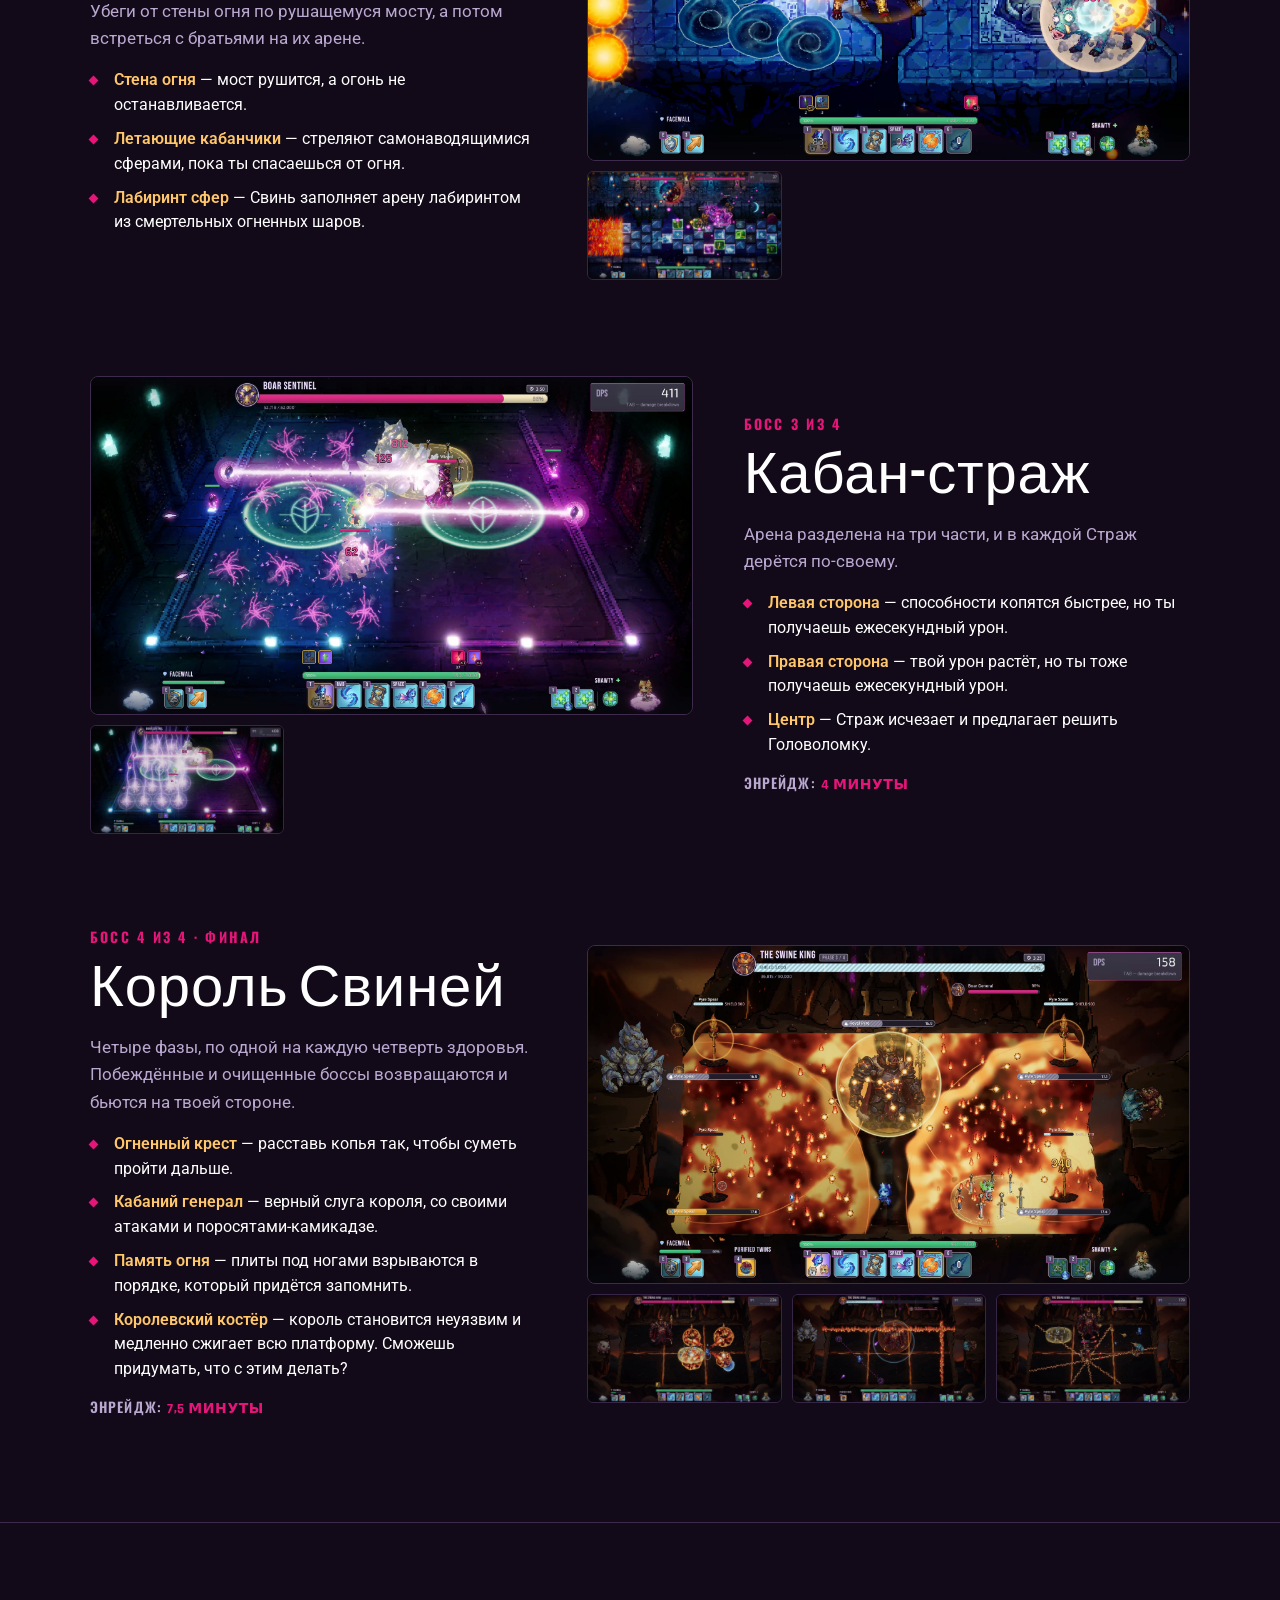
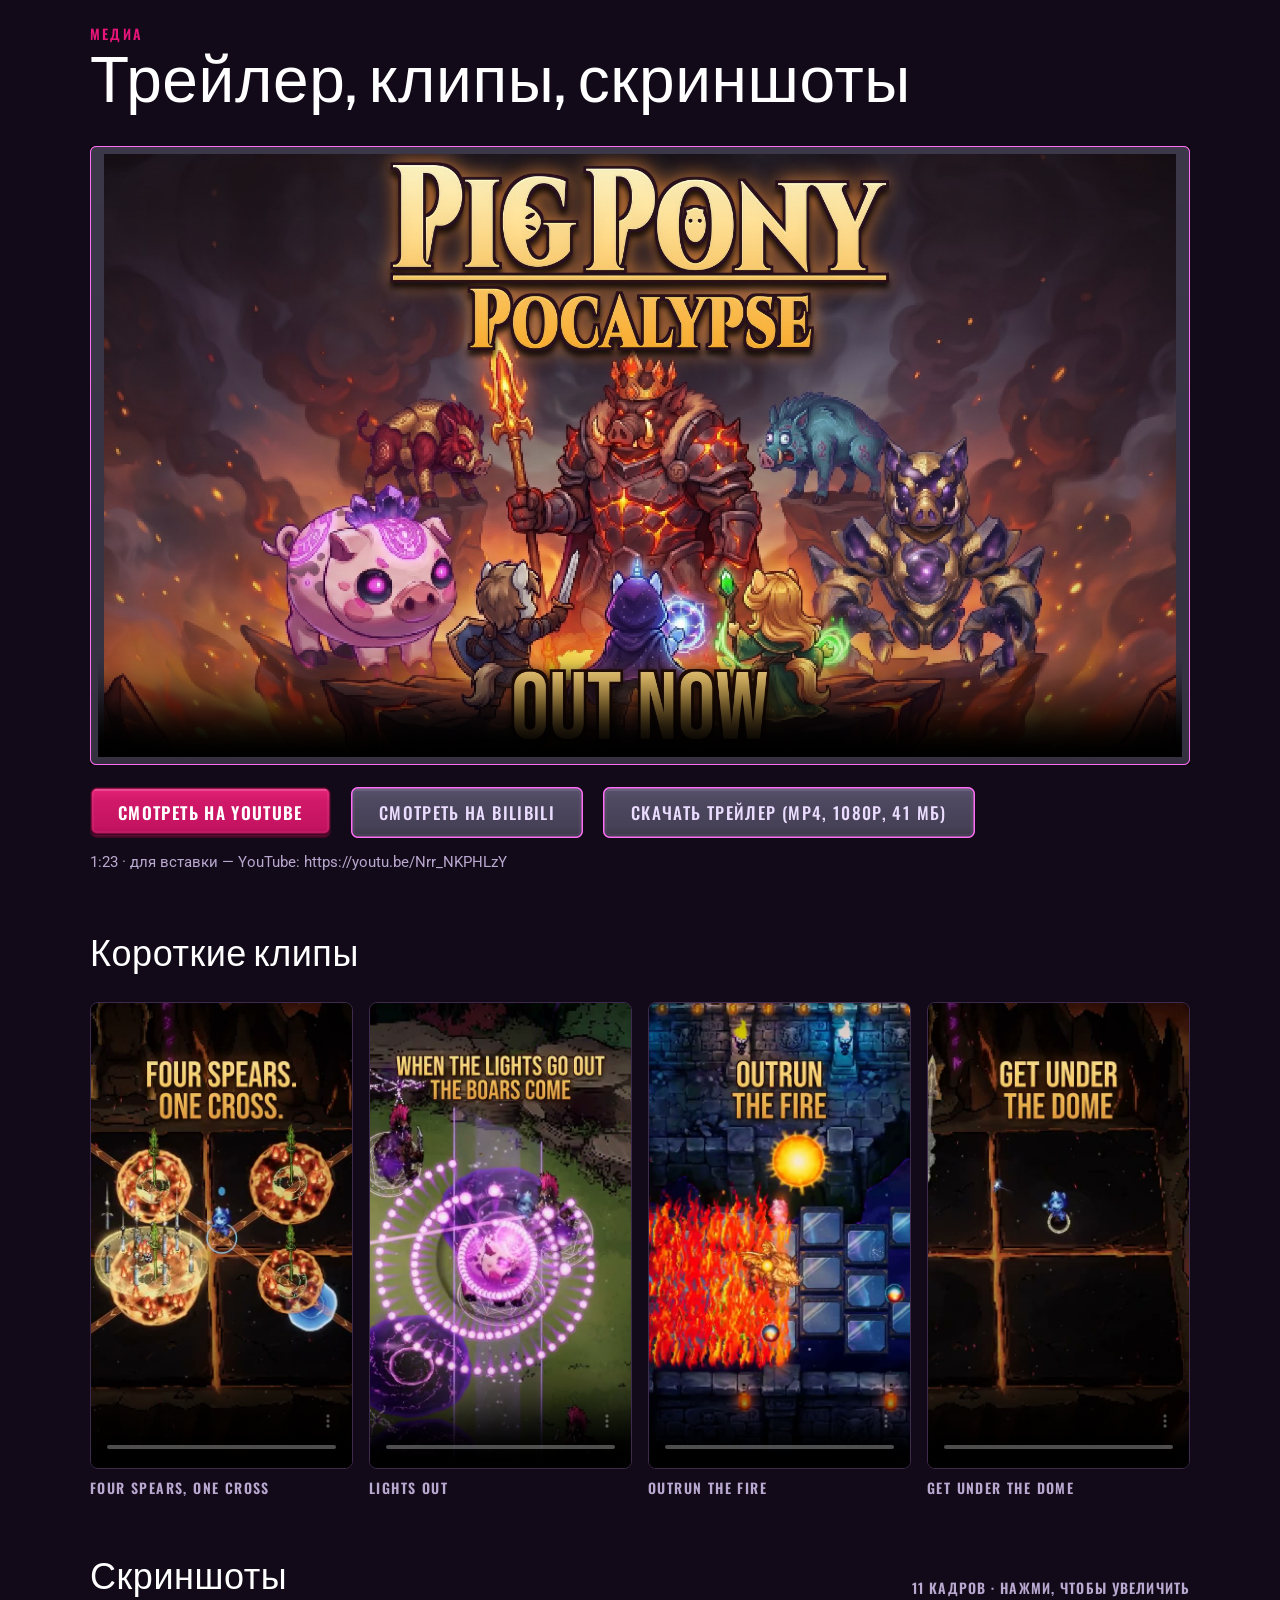
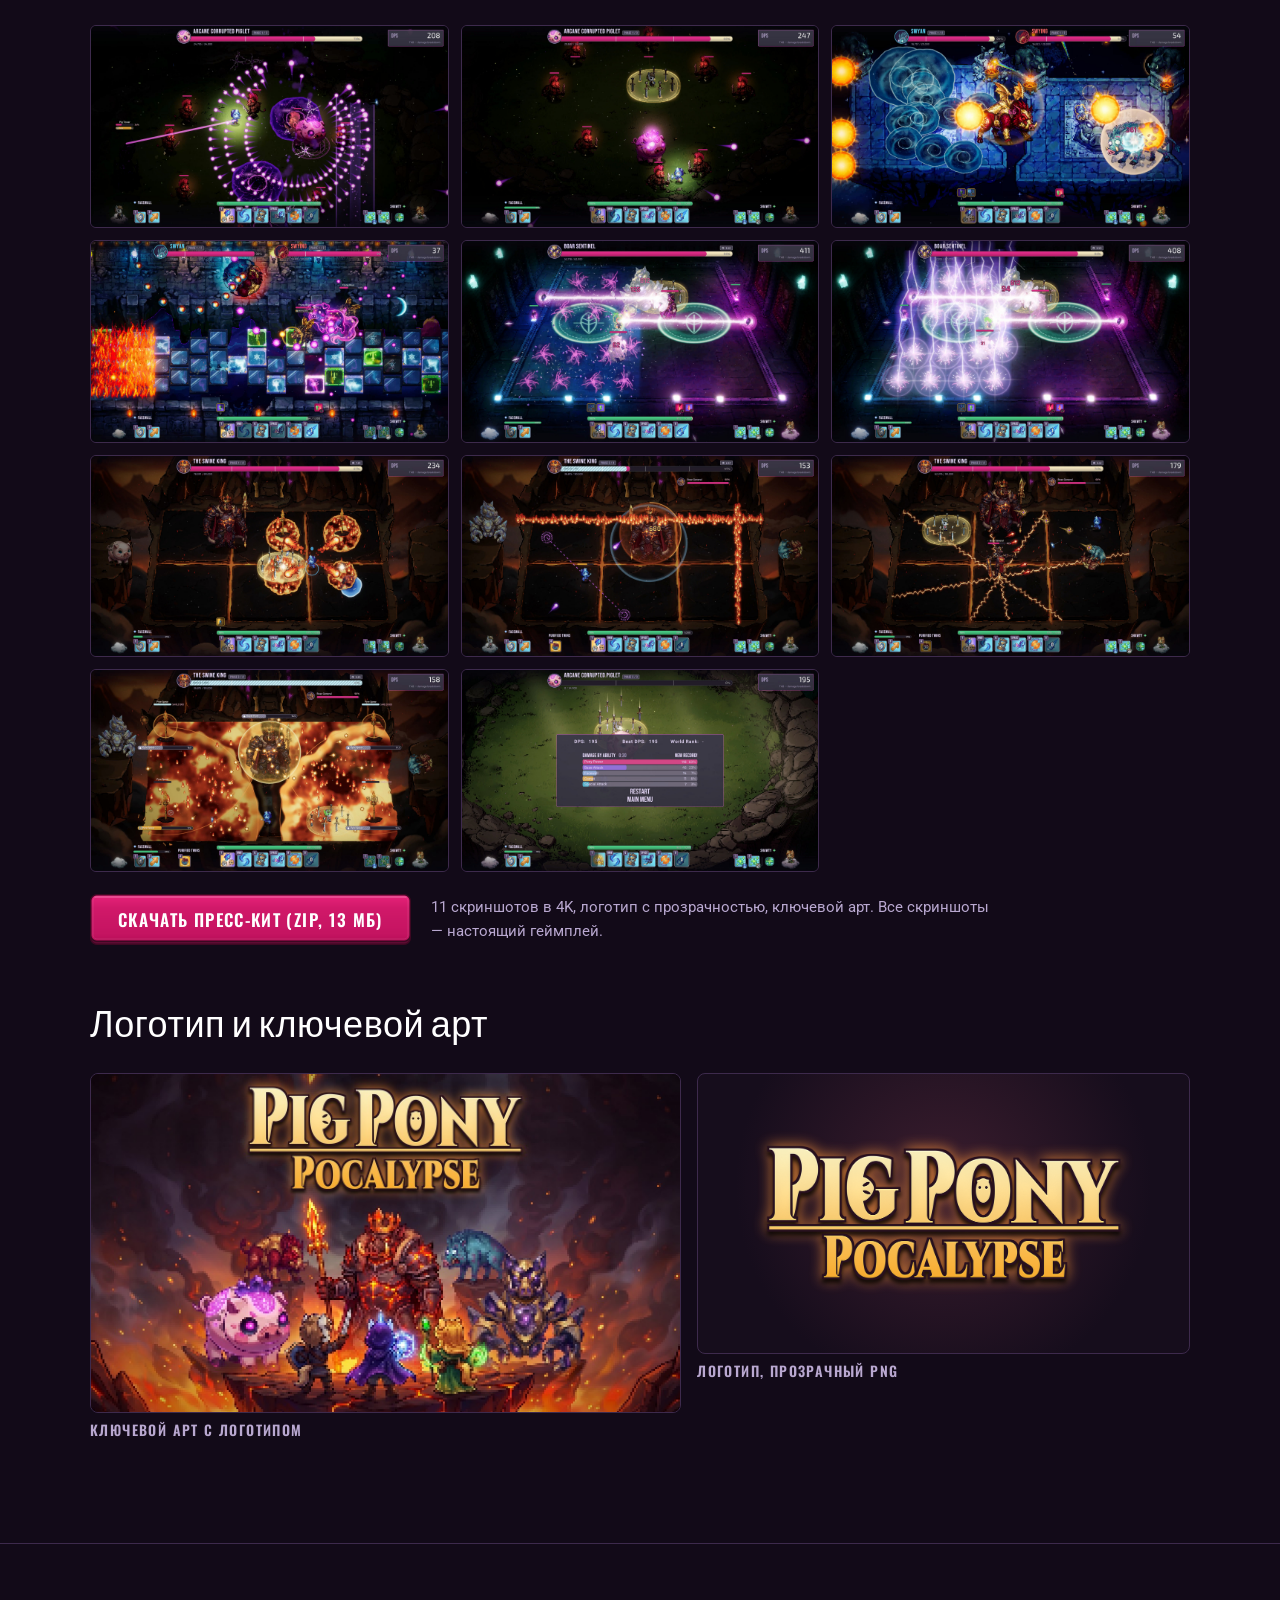
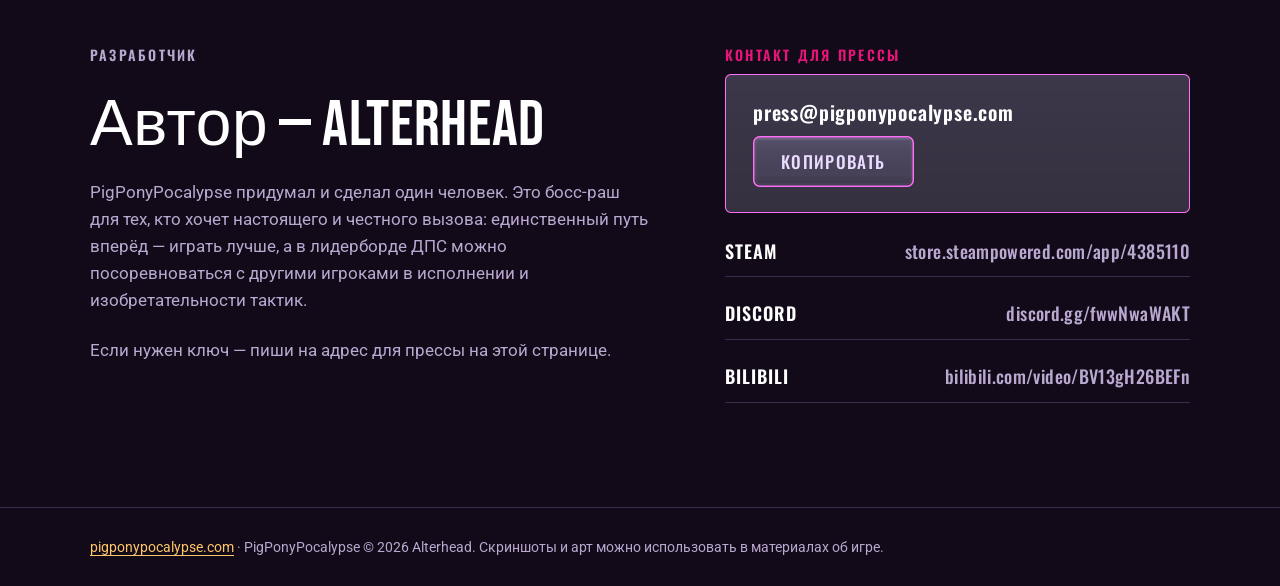
<file: ru/presskit/index.html>
<!doctype html>
<html lang="ru">
<head>
<meta charset="utf-8">
<meta name="viewport" content="width=device-width, initial-scale=1, viewport-fit=cover">
<meta name="description" content="Пресс-кит PigPonyPocalypse — хардкорного босс-раша, который уже вышел в Steam. Факты, боссы, скриншоты, клипы, логотип и контакт для прессы.">
<meta property="og:type" content="website">
<meta property="og:title" content="PigPonyPocalypse — пресс-кит">
<meta property="og:description" content="Четыре босса — ни одного проходного. Каждая смерть — твоя ошибка. Уже в Steam.">
<meta property="og:image" content="https://pigponypocalypse.com/presskit/img/capsule.jpg">
<meta property="og:url" content="https://pigponypocalypse.com/ru/presskit/">
<meta name="twitter:card" content="summary_large_image">
<link rel="icon" href="/favicon.png">
<title>PigPonyPocalypse — пресс-кит</title>
<style>
/* layout: volcanic banner → fact sheet beside the pitch → bosses in play order → media → contact. one dark world, gold + lava on plum */
:root{
  --ground:#140c1a;      /* plum-black, the arena's shadow */
  --panel:#1e1326;
  --line:#3a2846;
  --ink:#f3eaff;         /* lavender-white, the game's UI ink */
  --muted:#b7a6c9;
  --gold:#ffc76a;        /* logo gold */
  --lava:#ff6a2b;        /* the King's cracks */
  --pink:#e6157a;        /* menu hover pink */
  --display:"Bebas Neue",Impact,"Arial Narrow",sans-serif;
  --body:"Barlow",system-ui,-apple-system,"Segoe UI",sans-serif;
  --label:"Barlow Condensed","Arial Narrow",system-ui,sans-serif;
  color-scheme:dark;
}
*{box-sizing:border-box}
html{scroll-behavior:smooth}
@media (prefers-reduced-motion:reduce){html{scroll-behavior:auto}}
body{background:var(--ground);color:var(--ink);font:400 17px/1.6 var(--body);margin:0}
a{color:var(--gold);text-underline-offset:3px}
a:focus-visible,button:focus-visible{outline:2px solid var(--gold);outline-offset:3px;border-radius:4px}
img,video{max-width:100%;display:block}
.wrap{max-width:1180px;margin:0 auto;padding-inline:clamp(16px,4vw,40px)}
h2{font:400 clamp(40px,6vw,64px)/.95 var(--display);letter-spacing:.01em;margin:0;text-wrap:balance}
h3{font:400 clamp(30px,4vw,40px)/1 var(--display);letter-spacing:.015em;margin:0;text-wrap:balance}
.eyebrow{font:600 14px/1 var(--label);letter-spacing:.16em;text-transform:uppercase;color:var(--lava);margin:0 0 12px}
section{padding-block:clamp(56px,9vw,104px)}
section+section{border-top:1px solid var(--line)}
p{margin:0}

/* hero */
.hero{position:relative;isolation:isolate;overflow:hidden;border-bottom:1px solid var(--line)}
.hero-art{position:absolute;inset:0;z-index:-2}
.hero-art img{width:100%;height:100%;object-fit:cover;object-position:50% 40%}
.hero::after{content:"";position:absolute;inset:0;z-index:-1;background:
  linear-gradient(180deg,rgba(20,12,26,.15) 0%,rgba(20,12,26,.05) 35%,rgba(20,12,26,.82) 78%,var(--ground) 100%)}
.hero-inner{min-height:clamp(520px,62vw,720px);display:flex;flex-direction:column;justify-content:flex-end;gap:22px;padding-block:40px 44px}
.logo{width:min(520px,82%);filter:drop-shadow(0 6px 24px rgba(0,0,0,.6))}
.tagline{font:400 clamp(28px,4.4vw,48px)/1 var(--display);letter-spacing:.02em;max-width:22ch;text-wrap:balance}
.tagline em{font-style:normal;color:var(--gold)}
.release{display:flex;flex-wrap:wrap;gap:8px 18px;font:600 16px/1.2 var(--label);letter-spacing:.1em;text-transform:uppercase;color:var(--muted)}
.release b{color:var(--ink);font-weight:700}
.release span{display:flex;align-items:center;gap:18px}
.release span+span::before{content:"";width:5px;height:5px;background:var(--lava);transform:rotate(45deg)}
.cta{display:flex;flex-wrap:wrap;gap:12px}
.btn{display:inline-flex;align-items:center;gap:10px;font:700 16px/1 var(--label);letter-spacing:.1em;text-transform:uppercase;text-decoration:none;
  padding:14px 20px;border-radius:6px;border:1px solid var(--line);color:var(--ink);background:rgba(30,19,38,.75);cursor:pointer}
.btn:hover{border-color:var(--pink);color:#fff}
.btn.primary{background:var(--gold);color:#2a1606;border-color:var(--gold)}
.btn.primary:hover{background:#ffd78f;color:#2a1606}

/* facts + pitch */
.split{display:grid;grid-template-columns:minmax(0,1fr) minmax(0,1.55fr);gap:clamp(32px,6vw,80px);align-items:start}
.facts{background:var(--panel);border:1px solid var(--line);border-radius:10px;padding:26px 24px}
.facts h2{font-size:34px;margin-bottom:14px}
.facts dl{margin:0;display:grid;gap:0}
.facts .row{display:grid;grid-template-columns:110px minmax(0,1fr);gap:12px;padding:11px 0;border-top:1px solid var(--line)}
.facts dt{font:600 13px/1.5 var(--label);letter-spacing:.12em;text-transform:uppercase;color:var(--muted)}
.facts dd{margin:0;font-size:15.5px;line-height:1.5;overflow-wrap:anywhere}
.pitch{display:grid;gap:22px;max-width:64ch}
.pitch .lede{font-size:clamp(20px,2.2vw,23px);line-height:1.5;color:var(--ink)}
.pitch p{color:var(--muted)}
.pitch p strong{color:var(--ink);font-weight:600}

/* features */
.features{display:grid;grid-template-columns:repeat(3,minmax(0,1fr));gap:40px 44px;margin-top:44px}
.feature{display:grid;gap:10px;align-content:start;padding-top:18px;border-top:2px solid var(--line)}
.feature:hover{border-top-color:var(--lava)}
.feature h3{font-size:30px;color:var(--gold)}
.feature p{color:var(--muted);font-size:16px}

/* bosses */
.bosses{display:grid;gap:clamp(56px,8vw,96px);margin-top:48px}
.boss{display:grid;grid-template-columns:minmax(0,1.35fr) minmax(0,1fr);gap:clamp(24px,4vw,52px);align-items:center}
.boss:nth-child(even){grid-template-columns:minmax(0,1fr) minmax(0,1.35fr)}
.boss:nth-child(even) .boss-media{order:2}
.boss-media{display:grid;gap:10px}
.boss-media .main{border-radius:8px;border:1px solid var(--line);cursor:zoom-in;aspect-ratio:16/9;object-fit:cover;width:100%}
.boss-media .thumbs{display:grid;grid-template-columns:repeat(3,minmax(0,1fr));gap:10px}
.boss-media .thumbs img{border-radius:6px;border:1px solid var(--line);cursor:zoom-in;aspect-ratio:16/9;object-fit:cover;width:100%;opacity:.85}
.boss-media .thumbs img:hover{opacity:1;border-color:var(--gold)}
.boss-text{display:grid;gap:16px}
.order{font:700 14px/1 var(--label);letter-spacing:.16em;text-transform:uppercase;color:var(--lava)}
.boss-text h3{font-size:clamp(40px,5vw,58px)}
.boss-text p{color:var(--muted)}
.mechs{list-style:none;margin:0;padding:0;display:grid;gap:9px}
.mechs li{display:grid;grid-template-columns:14px minmax(0,1fr);gap:10px;font-size:15.5px;color:var(--ink)}
.mechs li::before{content:"";width:7px;height:7px;margin-top:9px;background:var(--gold);transform:rotate(45deg)}
.mechs b{font-weight:600;color:var(--gold)}
.enrage{font:600 14px/1.3 var(--label);letter-spacing:.08em;text-transform:uppercase;color:var(--muted)}
.enrage b{color:var(--pink)}

/* media */
.trailer{margin-top:36px;border:1px dashed var(--line);border-radius:10px;padding:clamp(22px,4vw,36px);display:grid;grid-template-columns:minmax(0,1fr) auto;gap:20px;align-items:center;background:var(--panel)}
.trailer h3{font-size:32px}
.trailer p{color:var(--muted);margin-top:6px}
.clips{display:grid;grid-template-columns:repeat(4,minmax(0,1fr));gap:16px;margin-top:28px}
.clip{display:grid;gap:10px}
.clip video{width:100%;aspect-ratio:9/16;object-fit:cover;border-radius:8px;border:1px solid var(--line);background:#000}
.clip span{font:600 14px/1.3 var(--label);letter-spacing:.1em;text-transform:uppercase;color:var(--muted)}
.gallery{display:grid;grid-template-columns:repeat(3,minmax(0,1fr));gap:12px;margin-top:28px}
.gallery button{all:unset;cursor:zoom-in;border-radius:6px;overflow:hidden;border:1px solid var(--line);display:block}
.gallery button:focus-visible{outline:2px solid var(--gold);outline-offset:3px}
.gallery img{width:100%;aspect-ratio:16/9;object-fit:cover;transition:transform .25s}
.gallery button:hover img{transform:scale(1.03)}
@media (prefers-reduced-motion:reduce){.gallery img{transition:none}}
.note{font-size:15px;color:var(--muted);max-width:70ch}
.dl{display:flex;flex-wrap:wrap;align-items:center;gap:12px 20px;margin-top:22px}
.sub{display:flex;flex-wrap:wrap;justify-content:space-between;align-items:end;gap:12px 24px;margin-top:64px}
.sub:first-of-type{margin-top:0}
.sub h3{font-size:36px}

.art{display:grid;grid-template-columns:minmax(0,1.2fr) minmax(0,1fr);gap:16px;margin-top:28px}
.art figure{margin:0;display:grid;gap:8px}
.art figure>div{border-radius:8px;border:1px solid var(--line);overflow:hidden;background:var(--panel)}
.art .logo-box{display:grid;place-items:center;padding:28px;height:100%;background:radial-gradient(circle at 50% 40%,#3b1d2e,#160d1c 70%)}
.art figcaption{font:600 14px/1.3 var(--label);letter-spacing:.1em;text-transform:uppercase;color:var(--muted)}

/* contact */
.contact{display:grid;grid-template-columns:minmax(0,1.2fr) minmax(0,1fr);gap:clamp(32px,6vw,80px);align-items:start}
.contact .pitch p{color:var(--muted)}
.mail{display:flex;flex-wrap:wrap;align-items:center;gap:12px;background:var(--panel);border:1px solid var(--line);border-radius:10px;padding:18px 20px}
.mail code{font:600 20px/1.2 var(--label);letter-spacing:.04em;color:var(--ink);user-select:all;overflow-wrap:anywhere;min-width:0}
.links{display:grid;gap:12px;margin-top:14px}
.links a{display:flex;justify-content:space-between;gap:12px;padding:14px 0;border-bottom:1px solid var(--line);text-decoration:none;color:var(--ink);font:600 18px/1.2 var(--label);letter-spacing:.06em;text-transform:uppercase}
.links a:hover{color:var(--gold)}
.links a span{color:var(--muted);font-weight:500;text-transform:none;letter-spacing:.02em;overflow-wrap:anywhere;text-align:right}
footer{border-top:1px solid var(--line);padding-block:28px;color:var(--muted);font-size:14px}

/* lightbox */
.lb{position:fixed;inset:0;z-index:50;background:rgba(10,6,14,.94);display:grid;grid-template-rows:1fr auto;padding:clamp(12px,3vw,32px);gap:12px}
.lb img{max-height:100%;max-width:100%;margin:auto;object-fit:contain;border-radius:6px;min-height:0}
.lb-bar{display:flex;flex-wrap:wrap;justify-content:space-between;align-items:center;gap:10px;color:var(--muted);font:600 15px/1.3 var(--label);letter-spacing:.06em}
.lb-bar .ctrls{display:flex;gap:8px}

@media (max-width:900px){
  .split,.contact,.art{grid-template-columns:minmax(0,1fr)}
  .features{grid-template-columns:repeat(2,minmax(0,1fr))}
  .boss,.boss:nth-child(even){grid-template-columns:minmax(0,1fr)}
  .boss:nth-child(even) .boss-media{order:0}
  .clips{grid-template-columns:repeat(2,minmax(0,1fr))}
  .gallery{grid-template-columns:repeat(2,minmax(0,1fr))}
}
@media (max-width:560px){
  .features,.gallery{grid-template-columns:minmax(0,1fr)}
  .trailer{grid-template-columns:minmax(0,1fr)}
  .facts .row{grid-template-columns:minmax(0,1fr);gap:2px}
}
</style>
<link rel="stylesheet" href="/assets/site.css">
<style>
.trailer-box{margin-top:32px}
.trailer-box video{width:100%;aspect-ratio:16/9;background:#000;border:8px solid transparent;border-image:url(/assets/ui/list_panel.png) 16 fill / 8px stretch}
.facts,.mail{border:8px solid transparent;border-radius:0;border-image:url(/assets/ui/list_panel.png) 16 fill / 8px stretch;background:none}
.facts .row{border-top-color:var(--line)}
.logo{content:url(/assets/logo_gold.png)}
.release b,.enrage b{font-family:var(--num);font-weight:700;letter-spacing:.04em}
.order,.eyebrow{color:var(--pink)}
.mechs li::before{background:var(--pink)}
.feature:hover{border-top-color:var(--pink)}
</style>

<link rel="alternate" hreflang="en" href="https://pigponypocalypse.com/presskit/">
<link rel="alternate" hreflang="zh-Hans" href="https://pigponypocalypse.com/zh/presskit/">
<link rel="alternate" hreflang="ja" href="https://pigponypocalypse.com/ja/presskit/">
<link rel="alternate" hreflang="ko" href="https://pigponypocalypse.com/ko/presskit/">
<link rel="alternate" hreflang="ru" href="https://pigponypocalypse.com/ru/presskit/">
<link rel="alternate" hreflang="x-default" href="https://pigponypocalypse.com/presskit/">
<style>
.langs{position:absolute;top:calc(env(safe-area-inset-top,0px) + 16px);right:clamp(16px,3vw,32px);z-index:5;display:flex;gap:4px;flex-wrap:wrap;justify-content:flex-end}
.langs a{font:500 14px/1 var(--label);letter-spacing:.06em;color:var(--lav);text-decoration:none;padding:7px 9px;border-radius:4px;background:rgba(18,10,24,.55)}
.langs a:hover{color:#fff;background:rgba(230,21,122,.35)}
.langs a[aria-current]{color:#fff;background:var(--pink)}
html[lang="ru"] .tag,html[lang="ru"] .tagline{max-width:none}
html[lang="ru"] .tag b,html[lang="ru"] .tagline em{display:block}

</style>
</head>
<body>
<header class="hero">
  <nav class="langs" aria-label="Language"><a href="/presskit/" hreflang="en" lang="en" data-lang="en">EN</a><a href="/zh/presskit/" hreflang="zh-Hans" lang="zh-Hans" data-lang="zh">中文</a><a href="/ja/presskit/" hreflang="ja" lang="ja" data-lang="ja">日本語</a><a href="/ko/presskit/" hreflang="ko" lang="ko" data-lang="ko">한국어</a><a href="/ru/presskit/" hreflang="ru" lang="ru" data-lang="ru" aria-current="page">RU</a></nav>
  <div class="hero-art"><img src="/assets/keyart.jpg" alt="Ключевой арт: три героя-пони на уступе над лавой против Короля Свиней, Осквернённого Арканой Поросёнка, Кабана-стража и Свинь Свяня"></div>
  <div class="wrap hero-inner">
    <img class="logo" src="/presskit/img/logo.png" alt="PigPonyPocalypse">
    <p class="tagline">Четыре босса — ни одного проходного. <em>Каждая смерть — твоя ошибка.</em></p>
    <div class="release"><span><b>Уже в Steam</b></span><span>Steam</span><span>Windows &amp; macOS</span></div>
    <div class="cta">
      <a class="btn primary" href="https://store.steampowered.com/app/4385110/PigPonyPocalypse/" target="_blank" rel="noopener">Страница в Steam</a>
      <a class="btn" href="#media">Скриншоты и клипы</a>
      <a class="btn" href="/presskit/PigPonyPocalypse_PressKit.zip" download>Скачать ZIP</a>
      <a class="btn" href="#contact">Контакт для прессы</a>
    </div>
  </div>
</header>

<main>
<section id="about">
  <div class="wrap split">
    <aside class="facts" aria-labelledby="facts-h">
      <h2 id="facts-h">Факты</h2>
      <dl>
        <div class="row"><dt>Название</dt><dd>PigPonyPocalypse</dd></div>
        <div class="row"><dt>Разработчик</dt><dd>Alterhead (соло-разработчик, сам издаёт)</dd></div>
        <div class="row"><dt>Выход</dt><dd>13 октября 2026</dd></div>
        <div class="row"><dt>Платформы</dt><dd>Windows, macOS (Steam)</dd></div>
        <div class="row"><dt>Жанр</dt><dd>Босс-раш, буллет-хелл, твин-стик шутер</dd></div>
        <div class="row"><dt>Контент</dt><dd>4 босса × 2 сложности, 9 талантов, 18 достижений Steam, 8 мировых лидербордов ДПС</dd></div>
        <div class="row"><dt>Языки</dt><dd>Английский, русский, упрощённый китайский, японский, корейский</dd></div>
        <div class="row"><dt>Управление</dt><dd>Клавиатура и мышь; поддерживаются геймпады Xbox и PlayStation</dd></div>
        <div class="row"><dt>Музыка</dt><dd>Оригинальный метал-саундтрек</dd></div>
        <div class="row"><dt>Пресса</dt><dd>press@pigponypocalypse.com</dd></div>
      </dl>
    </aside>
    <div class="pitch">
      <p class="eyebrow">Об игре</p>
      <h2>Босс-раш, который наказывает за каждую ошибку</h2>
      <p class="lede">PigPonyPocalypse — это четыре боя с боссами и больше ничего. Ни уровней, ни гринда, ни мелких врагов. Только ты, паттерны босса и мировой лидерборд ДПС.</p>
      <p>У каждого босса свои правила. Некоторые атаки можно пережить только за укрытием. Касты надо сбивать. Проклятия копятся, пока ты жадничаешь с уроном. Плиты пола взрываются в порядке, который придётся запомнить.</p>
      <p><strong>Щадящая</strong> сложность — чтобы выучить бой. <strong>Истинное испытание</strong> — это настоящая игра: новые фазы, новые смертельные механики и другой ритм у каждого босса.</p>
      <p>Победить босса — полдела. Твой лучший ДПС на каждом боссе и сложности уходит в мировой лидерборд Steam, так что бой продолжается и после победы: выбирай из девяти талантов, ищи лучшее начало боя, выжимай больше урона, чем все остальные.</p>
      <p>Ты дерёшься не один, но легче от этого не станет. Танк Фэйсволл мечтает получить по лицу и ставит каждому боссу оценки за удары. Хилер Шаути наотрез отказывается его лечить. Командуй обоими, а когда всё рушится разом — останавливай время.</p>
    </div>
  </div>

  <div class="wrap">
    <div class="features">
      <div class="feature"><h3>Каждая смерть — твоя ошибка</h3><p>У каждой механики есть решение. Никаких случайных ваншотов и проверок статов, которые можно перегриндить.</p></div>
      <div class="feature"><h3>Истинное испытание</h3><p>Высокая сложность — это другой бой: дополнительные фазы, новые механики и жёстче тайминги у каждого босса.</p></div>
      <div class="feature"><h3>Перебей весь мир по ДПС</h3><p>Восемь ДПС лидербордов Steam — по одному на каждого босса и сложность.</p></div>
      <div class="feature"><h3>Девять талантов</h3><p>Три ряда талантов меняют твой геймплей.</p></div>
      <div class="feature"><h3>Отряд с характером</h3><p>Командуй танком-мазохистом и хилером, который не хочет его лечить. Останавливай время, чтобы спланировать, что делать дальше.</p></div>
      <div class="feature"><h3>Метал-саундтрек</h3><p>Оригинальный метал к каждому бою и комиксы-катсцены перед каждым боссом.</p></div>
    </div>
  </div>
</section>

<section id="bosses">
  <div class="wrap">
    <p class="eyebrow">Боссы по порядку</p>
    <h2>Четыре боя, у каждого свои правила</h2>
    <div class="bosses">

      <article class="boss">
        <div class="boss-media">
          <img class="main" data-full src="/presskit/shots/screenshot_02_darkness_red_eyes.jpg" alt="Осквернённый Арканой Поросёнок выпускает спирали аркановых сфер" loading="lazy">
          <div class="thumbs">
            <img data-full src="/presskit/shots/screenshot_13_eight_boars_in_the_dark.jpg" alt="Арена погружается во тьму, кабаны-преследователи охотятся на игрока" loading="lazy">
            <img data-full src="/presskit/shots/screenshot_20_dps_breakdown.jpg" alt="Экран победы с разбивкой ДПС по способностям" loading="lazy">
          </div>
        </div>
        <div class="boss-text">
          <span class="order">Босс 1 из 4</span>
          <h3>Осквернённый Арканой Поросёнок</h3>
          <p>Выглядит безобидно. Оскверняет землю под копытами, призывает башни и кабанов, а на «Истинном испытании» получает третью фазу с Аркановым уничтожением.</p>
          <ul class="mechs">
            <li><span><b>Тьма</b> — гаснет свет, а кабаны-преследователи идут по твоему следу.</span></li>
            <li><span><b>Детонация</b> — кто-то должен встать в круг, иначе всё взорвётся.</span></li>
            <li><span><b>Аркановое уничтожение</b> — горит вся арена, укрыться можно только за башнями.</span></li>
          </ul>
        </div>
      </article>

      <article class="boss">
        <div class="boss-media">
          <img class="main" data-full src="/presskit/shots/screenshot_10_sun_circle.jpg" alt="Свинь и Свянь сражаются вместе на арене храма" loading="lazy">
          <div class="thumbs">
            <img data-full src="/presskit/shots/screenshot_18_mystery_spirit.jpg" alt="Бег по хрустальному мосту впереди стены огня" loading="lazy">
          </div>
        </div>
        <div class="boss-text">
          <span class="order">Босс 2 из 4</span>
          <h3>Свинь Свянь</h3>
          <p>Братья-кабаны: один — злобный, другой — тупенький. Убеги от стены огня по рушащемуся мосту, а потом встреться с братьями на их арене.</p>
          <ul class="mechs">
            <li><span><b>Стена огня</b> — мост рушится, а огонь не останавливается.</span></li>
            <li><span><b>Летающие кабанчики</b> — стреляют самонаводящимися сферами, пока ты спасаешься от огня.</span></li>
            <li><span><b>Лабиринт сфер</b> — Свинь заполняет арену лабиринтом из смертельных огненных шаров.</span></li>
          </ul>
        </div>
      </article>

      <article class="boss">
        <div class="boss-media">
          <img class="main" data-full src="/presskit/shots/screenshot_06_sentinel_lightning.jpg" alt="Кабан-страж стреляет лазерами по полу храма" loading="lazy">
          <div class="thumbs">
            <img data-full src="/presskit/shots/screenshot_14_lightning_storm.jpg" alt="Шквал ударов молнии накрывает арену Стража" loading="lazy">
          </div>
        </div>
        <div class="boss-text">
          <span class="order">Босс 3 из 4</span>
          <h3>Кабан-страж</h3>
          <p>Арена разделена на три части, и в каждой Страж дерётся по-своему.</p>
          <ul class="mechs">
            <li><span><b>Левая сторона</b> — способности копятся быстрее, но ты получаешь ежесекундный урон.</span></li>
            <li><span><b>Правая сторона</b> — твой урон растёт, но ты тоже получаешь ежесекундный урон.</span></li>
            <li><span><b>Центр</b> — Страж исчезает и предлагает решить Головоломку.</span></li>
          </ul>
          <p class="enrage">Энрейдж: <b>4 минуты</b></p>
        </div>
      </article>

      <article class="boss">
        <div class="boss-media">
          <img class="main" data-full src="/presskit/shots/screenshot_17_royal_pyre_spears.jpg" alt="Король Свиней поддерживает Королевский костёр, огонь заливает зал" loading="lazy">
          <div class="thumbs">
            <img data-full src="/presskit/shots/screenshot_03_fire_cross.jpg" alt="Линии Огненного креста рассекают зал Короля" loading="lazy">
            <img data-full src="/presskit/shots/screenshot_15_fire_walls.jpg" alt="Стены огня делят арену на плиты" loading="lazy">
            <img data-full src="/presskit/shots/screenshot_16_general_sword_star.jpg" alt="Линии удара меча Кабаньего генерала расходятся по залу" loading="lazy">
          </div>
        </div>
        <div class="boss-text">
          <span class="order">Босс 4 из 4 · Финал</span>
          <h3>Король Свиней</h3>
          <p>Четыре фазы, по одной на каждую четверть здоровья. Побеждённые и очищенные боссы возвращаются и бьются на твоей стороне.</p>
          <ul class="mechs">
            <li><span><b>Огненный крест</b> — расставь копья так, чтобы суметь пройти дальше.</span></li>
            <li><span><b>Кабаний генерал</b> — верный слуга короля, со своими атаками и поросятами-камикадзе.</span></li>
            <li><span><b>Память огня</b> — плиты под ногами взрываются в порядке, который придётся запомнить.</span></li>
            <li><span><b>Королевский костёр</b> — король становится неуязвим и медленно сжигает всю платформу. Сможешь придумать, что с этим делать?</span></li>
          </ul>
          <p class="enrage">Энрейдж: <b>7,5 минуты</b></p>
        </div>
      </article>

    </div>
  </div>
</section>

<section id="media">
  <div class="wrap">
    <p class="eyebrow">Медиа</p>
    <h2>Трейлер, клипы, скриншоты</h2>

    <div class="trailer-box">
      <video src="/media/pigponypocalypse_trailer_1080p_v3_outnow.mp4" poster="/media/trailer_poster_out_now.jpg" controls preload="none" playsinline data-manual aria-label="PigPonyPocalypse trailer"></video>
      <div class="dl"><a class="btn primary" href="https://youtu.be/Nrr_NKPHLzY" target="_blank" rel="noopener">Смотреть на YouTube</a><a class="btn" href="https://www.bilibili.com/video/BV13gH26BEFn" target="_blank" rel="noopener">Смотреть на Bilibili</a><a class="btn" href="/media/pigponypocalypse_trailer_1080p_v3_outnow.mp4" download>Скачать трейлер (MP4, 1080p, 41 МБ)</a><p class="note">1:23 · для вставки — YouTube: https://youtu.be/Nrr_NKPHLzY</p></div>
    </div>

    <div class="sub"><h3>Короткие клипы</h3></div>
    <div class="clips">
      <div class="clip"><video src="/presskit/clips/v3_1_four_spears_one_cross.mp4" poster="/presskit/clips/v3_1_four_spears_one_cross.jpg" muted loop playsinline autoplay preload="metadata" aria-label="Четыре копья, один крест: Огненный крест Короля Свиней"></video><span>Four spears, one cross</span></div>
      <div class="clip"><video src="/presskit/clips/v3_2_lights_out.mp4" poster="/presskit/clips/v3_2_lights_out.jpg" muted loop playsinline autoplay preload="metadata" aria-label="Когда гаснет свет, приходят кабаны"></video><span>Lights out</span></div>
      <div class="clip"><video src="/presskit/clips/v3_3_outrun_the_fire.mp4" poster="/presskit/clips/v3_3_outrun_the_fire.jpg" muted loop playsinline autoplay preload="metadata" aria-label="Обгони стену огня на мосту братьев"></video><span>Outrun the fire</span></div>
      <div class="clip"><video src="/presskit/clips/v3_4_get_under_the_dome.mp4" poster="/presskit/clips/v3_4_get_under_the_dome.jpg" muted loop playsinline autoplay preload="metadata" aria-label="Успей под купол до Ярости Короля"></video><span>Get under the dome</span></div>
    </div>

    <div class="sub"><h3>Скриншоты</h3><span class="enrage">11 кадров · нажми, чтобы увеличить</span></div>
    <div class="gallery" id="gallery"></div>
    <div class="dl"><a class="btn primary" href="/presskit/PigPonyPocalypse_PressKit.zip" download>Скачать пресс-кит (ZIP, 13 МБ)</a><p class="note">11 скриншотов в 4K, логотип с прозрачностью, ключевой арт. Все скриншоты — настоящий геймплей.</p></div>

    <div class="sub"><h3>Логотип и ключевой арт</h3></div>
    <div class="art">
      <figure><div><img data-full src="/presskit/img/capsule.jpg" alt="Ключевой арт с логотипом PigPonyPocalypse" loading="lazy" style="cursor:zoom-in"></div><figcaption>Ключевой арт с логотипом</figcaption></figure>
      <figure><div class="logo-box"><img data-full src="/presskit/img/logo.png" alt="Логотип PigPonyPocalypse" loading="lazy" style="cursor:zoom-in;max-width:88%"></div><figcaption>Логотип, прозрачный PNG</figcaption></figure>
    </div>
  </div>
</section>

<section id="contact">
  <div class="wrap contact">
    <div class="pitch">
      <p class="eyebrow">Разработчик</p>
      <h2>Автор — Alterhead</h2>
      <p>PigPonyPocalypse придумал и сделал один человек. Это босс-раш для тех, кто хочет настоящего и честного вызова: единственный путь вперёд — играть лучше, а в лидерборде ДПС можно посоревноваться с другими игроками в исполнении и изобретательности тактик.</p>
      <p>Если нужен ключ — пиши на адрес для прессы на этой странице.</p>
    </div>
    <div>
      <p class="eyebrow">Контакт для прессы</p>
      <div class="mail">
        <code id="mail">press@pigponypocalypse.com</code>
        <button class="btn" id="copy" type="button">Копировать</button>
      </div>
      <div class="links">
        <a href="https://store.steampowered.com/app/4385110/PigPonyPocalypse/" target="_blank" rel="noopener">Steam <span>store.steampowered.com/app/4385110</span></a>
        <a href="https://discord.gg/fwwNwaWAKT" target="_blank" rel="noopener">Discord <span>discord.gg/fwwNwaWAKT</span></a>
        <a href="https://www.bilibili.com/video/BV13gH26BEFn" target="_blank" rel="noopener">Bilibili <span>bilibili.com/video/BV13gH26BEFn</span></a>
      </div>
    </div>
  </div>
</section>
</main>

<footer><div class="wrap"><a href="/ru/">pigponypocalypse.com</a> · PigPonyPocalypse © 2026 Alterhead. Скриншоты и арт можно использовать в материалах об игре.</div></footer>

<div class="lb" id="lb" hidden role="dialog" aria-modal="true" aria-label="Просмотр изображения">
  <img id="lb-img" alt="">
  <div class="lb-bar">
    <span id="lb-cap"></span>
    <div class="ctrls">
      <button class="btn" id="lb-prev" type="button" aria-label="Предыдущее изображение">←</button>
      <button class="btn" id="lb-next" type="button" aria-label="Следующее изображение">→</button>
      <button class="btn" id="lb-close" type="button">Закрыть</button>
    </div>
  </div>
</div>

<script>
(function(){
  var shots=[
    ["screenshot_02_darkness_red_eyes","Осквернённый Арканой Поросёнок — аркановые спирали"],
    ["screenshot_13_eight_boars_in_the_dark","Осквернённый Арканой Поросёнок — Тьма и кабаны-преследователи"],
    ["screenshot_10_sun_circle","Свинь Свянь — арена братьев"],
    ["screenshot_18_mystery_spirit","Свинь Свянь — мост и Стена огня"],
    ["screenshot_06_sentinel_lightning","Кабан-страж — лазеры"],
    ["screenshot_14_lightning_storm","Кабан-страж — Удар молнии"],
    ["screenshot_03_fire_cross","Король Свиней — Огненный крест"],
    ["screenshot_15_fire_walls","Король Свиней — стены огня"],
    ["screenshot_16_general_sword_star","Король Свиней — Кабаний генерал"],
    ["screenshot_17_royal_pyre_spears","Король Свиней — Королевский костёр"],
    ["screenshot_20_dps_breakdown","Экран победы — разбивка ДПС"]
  ];
  var g=document.getElementById("gallery");
  shots.forEach(function(s){
    var b=document.createElement("button");b.type="button";b.setAttribute("aria-label","Увеличить: "+s[1]);
    var i=document.createElement("img");i.src="/presskit/shots/"+s[0]+".jpg";i.alt=s[1];i.loading="lazy";i.setAttribute("data-full","");
    b.appendChild(i);g.appendChild(b);
  });

  var lb=document.getElementById("lb"),li=document.getElementById("lb-img"),cap=document.getElementById("lb-cap"),list=[],idx=0,last=null;
  function show(n){idx=(n+list.length)%list.length;li.src=list[idx].src;li.alt=list[idx].alt;cap.textContent=list[idx].alt;}
  function open(img){list=[].slice.call(document.querySelectorAll("img[data-full]"));last=document.activeElement;show(list.indexOf(img));lb.hidden=false;document.getElementById("lb-close").focus();}
  function close(){lb.hidden=true;li.removeAttribute("src");if(last&&last.focus)last.focus();}
  document.addEventListener("click",function(e){
    var t=e.target;
    if(t.closest&&t.closest(".gallery button")){open(t.closest("button").querySelector("img"));return;}
    if(t.matches&&t.matches("img[data-full]")&&!lb.contains(t)){open(t);}
  });
  document.getElementById("lb-close").onclick=close;
  document.getElementById("lb-prev").onclick=function(){show(idx-1)};
  document.getElementById("lb-next").onclick=function(){show(idx+1)};
  lb.addEventListener("click",function(e){if(e.target===lb)close();});
  document.addEventListener("keydown",function(e){
    if(lb.hidden)return;
    if(e.key==="Escape")close();else if(e.key==="ArrowLeft")show(idx-1);else if(e.key==="ArrowRight")show(idx+1);
  });


  var cp=document.getElementById("copy");
  cp.onclick=function(){
    var txt=document.getElementById("mail").textContent;
    function sel(){var r=document.createRange();r.selectNodeContents(document.getElementById("mail"));var s=getSelection();s.removeAllRanges();s.addRange(r);cp.textContent="Выделено";}
    try{navigator.clipboard.writeText(txt).then(function(){cp.textContent="Скопировано";},sel);}catch(err){sel();}
  };
})();
</script>

<script src="/assets/site.js"></script>
<script>
document.querySelectorAll(".langs a").forEach(function(a){a.addEventListener("click",function(){try{localStorage.setItem("ppp_lang",a.dataset.lang)}catch(e){}})});
</script>
</body>
</html>
</file>
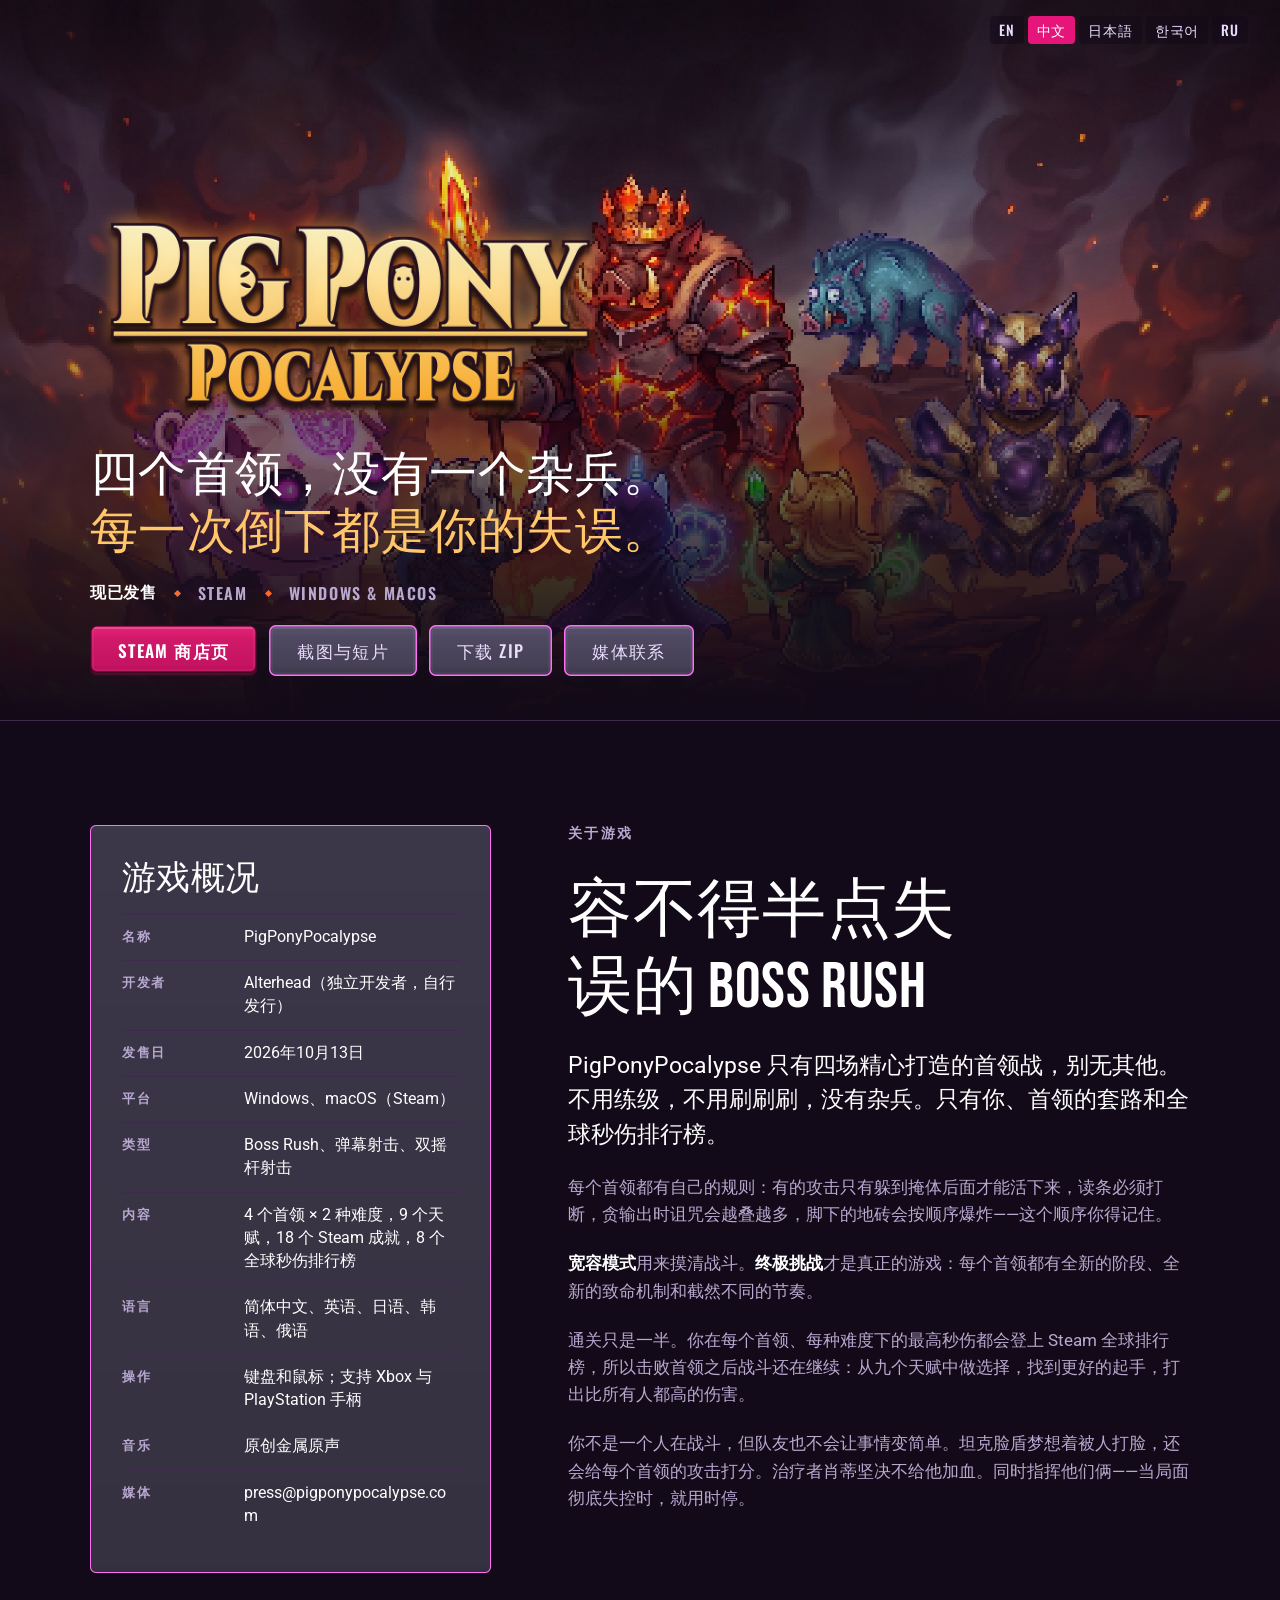
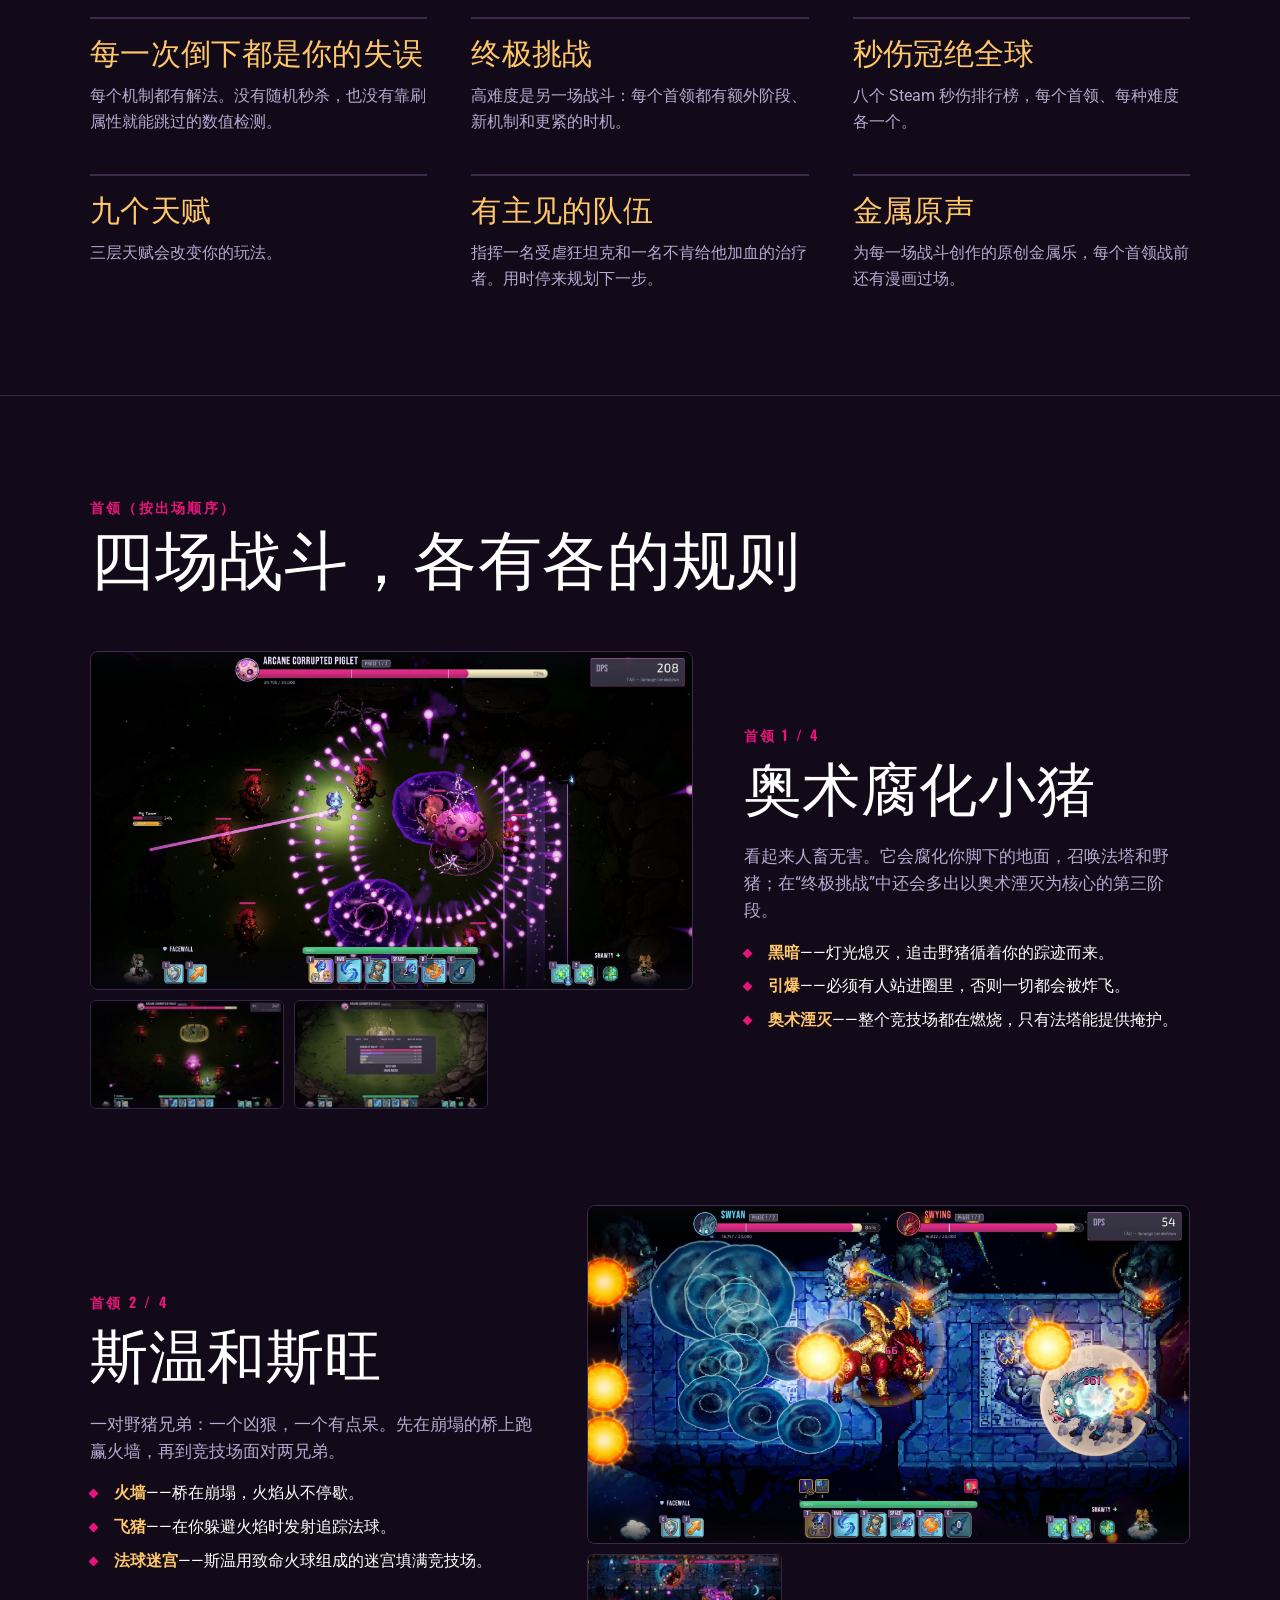
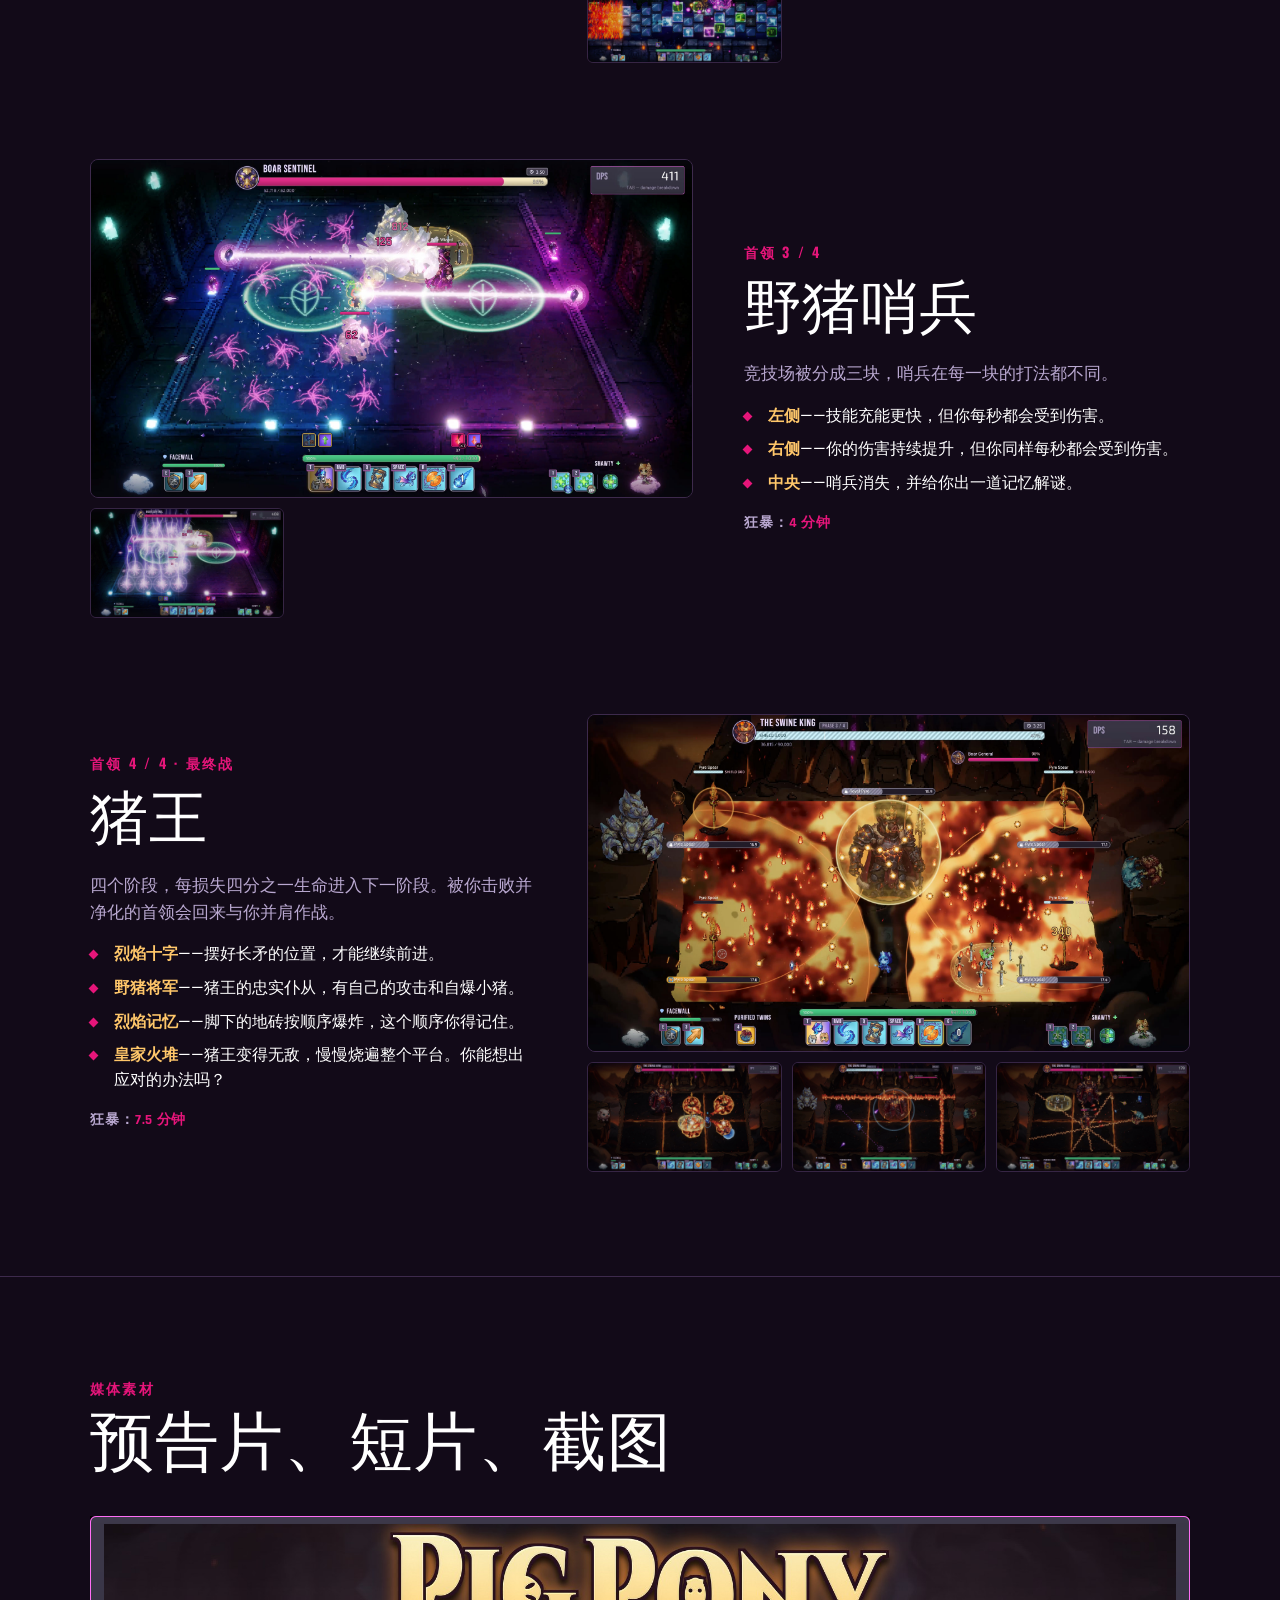
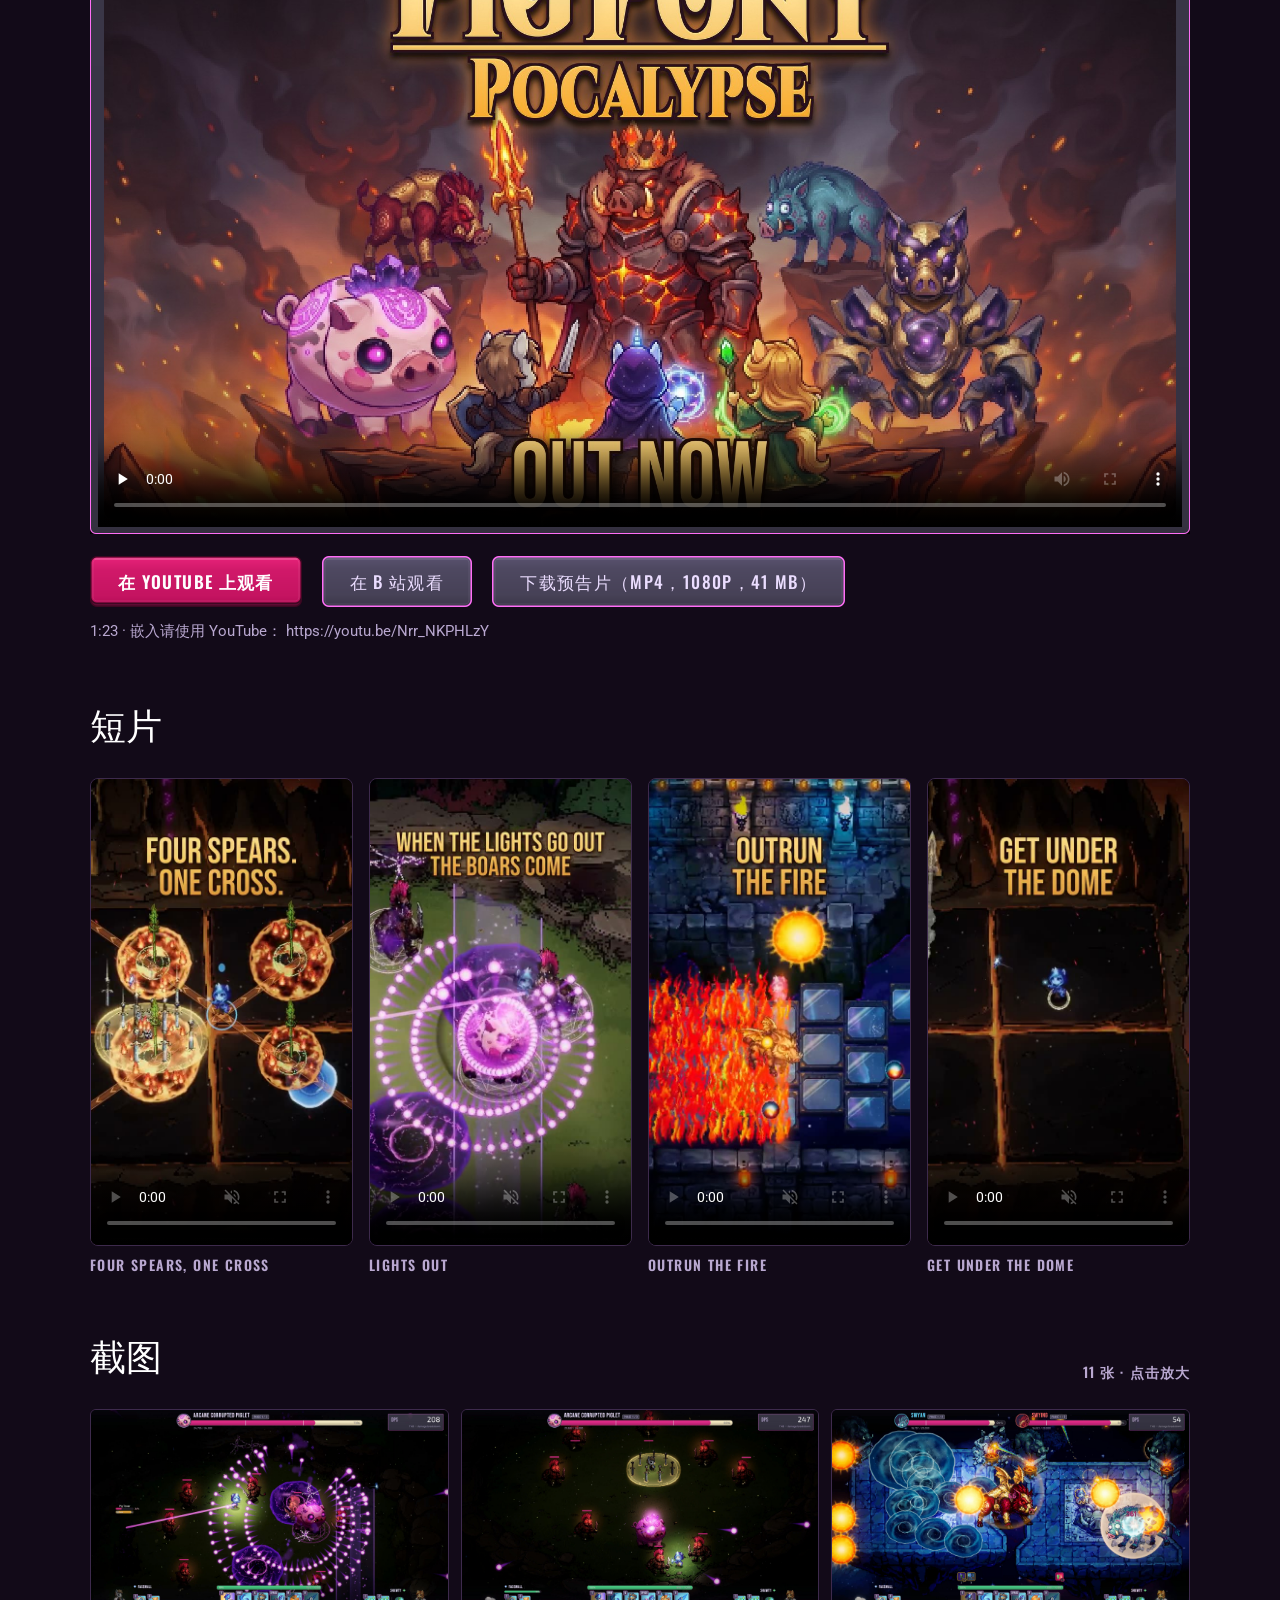
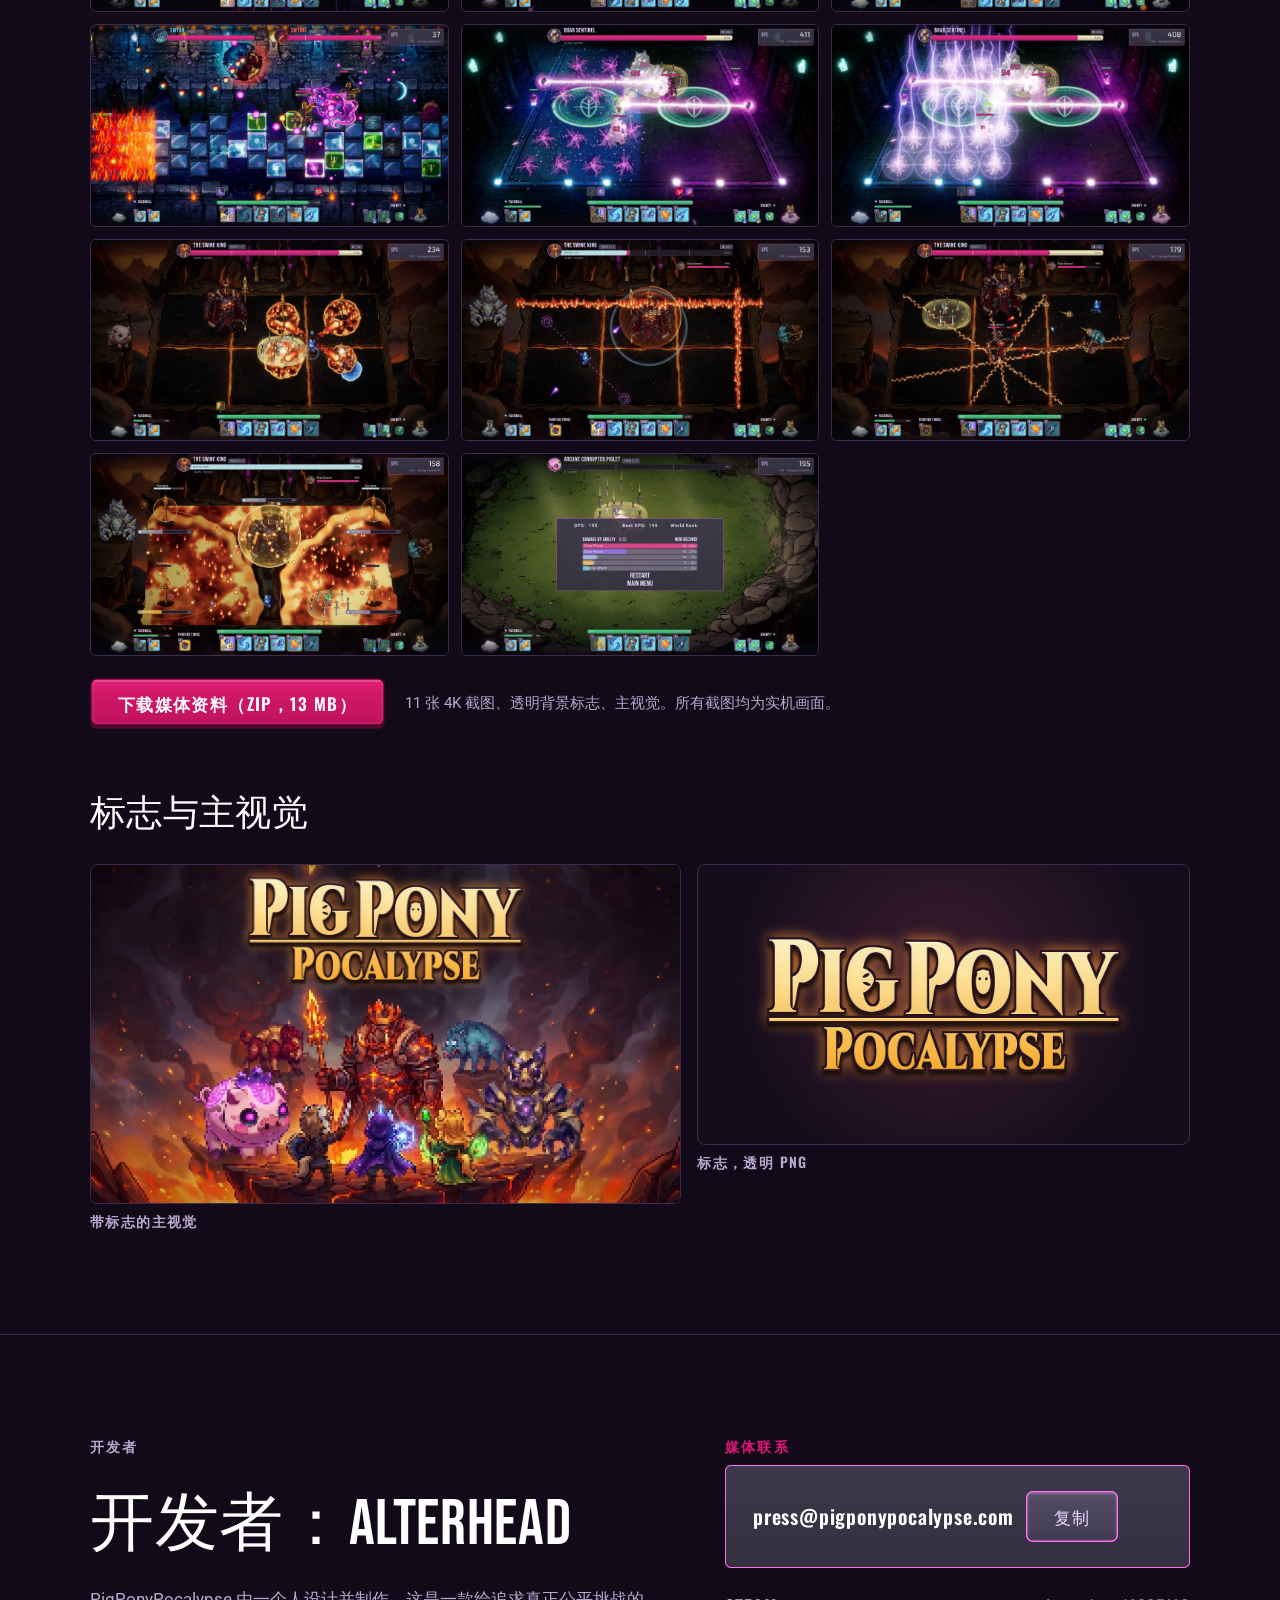
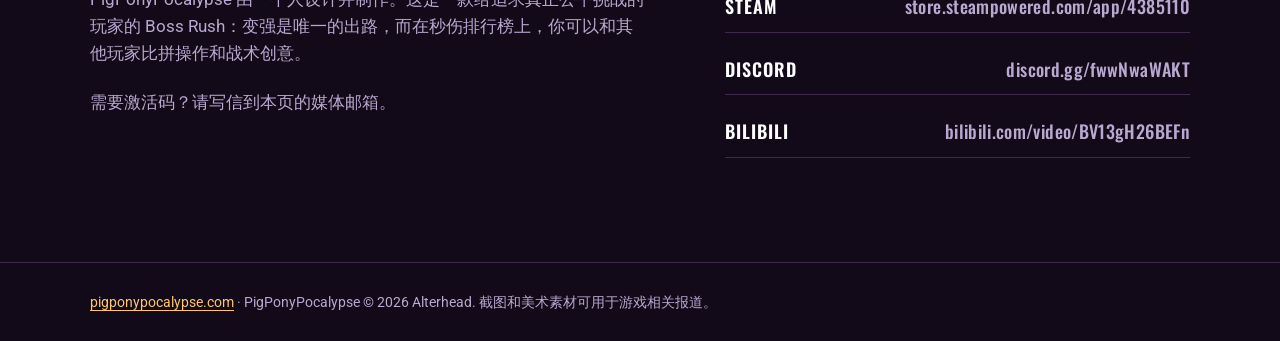
<file: zh/presskit/index.html>
<!doctype html>
<html lang="zh-Hans">
<head>
<meta charset="utf-8">
<meta name="viewport" content="width=device-width, initial-scale=1, viewport-fit=cover">
<meta name="description" content="PigPonyPocalypse 媒体资料：一款现已登陆 Steam 的硬核 Boss Rush 游戏。概况、首领、截图、短片、标志与媒体联系方式。">
<meta property="og:type" content="website">
<meta property="og:title" content="PigPonyPocalypse — 媒体资料">
<meta property="og:description" content="四个首领，没有一个杂兵。每一次倒下都是你的失误。现已登陆 Steam。">
<meta property="og:image" content="https://pigponypocalypse.com/presskit/img/capsule.jpg">
<meta property="og:url" content="https://pigponypocalypse.com/zh/presskit/">
<meta name="twitter:card" content="summary_large_image">
<link rel="icon" href="/favicon.png">
<title>PigPonyPocalypse — 媒体资料</title>
<style>
/* layout: volcanic banner → fact sheet beside the pitch → bosses in play order → media → contact. one dark world, gold + lava on plum */
:root{
  --ground:#140c1a;      /* plum-black, the arena's shadow */
  --panel:#1e1326;
  --line:#3a2846;
  --ink:#f3eaff;         /* lavender-white, the game's UI ink */
  --muted:#b7a6c9;
  --gold:#ffc76a;        /* logo gold */
  --lava:#ff6a2b;        /* the King's cracks */
  --pink:#e6157a;        /* menu hover pink */
  --display:"Bebas Neue",Impact,"Arial Narrow",sans-serif;
  --body:"Barlow",system-ui,-apple-system,"Segoe UI",sans-serif;
  --label:"Barlow Condensed","Arial Narrow",system-ui,sans-serif;
  color-scheme:dark;
}
*{box-sizing:border-box}
html{scroll-behavior:smooth}
@media (prefers-reduced-motion:reduce){html{scroll-behavior:auto}}
body{background:var(--ground);color:var(--ink);font:400 17px/1.6 var(--body);margin:0}
a{color:var(--gold);text-underline-offset:3px}
a:focus-visible,button:focus-visible{outline:2px solid var(--gold);outline-offset:3px;border-radius:4px}
img,video{max-width:100%;display:block}
.wrap{max-width:1180px;margin:0 auto;padding-inline:clamp(16px,4vw,40px)}
h2{font:400 clamp(40px,6vw,64px)/.95 var(--display);letter-spacing:.01em;margin:0;text-wrap:balance}
h3{font:400 clamp(30px,4vw,40px)/1 var(--display);letter-spacing:.015em;margin:0;text-wrap:balance}
.eyebrow{font:600 14px/1 var(--label);letter-spacing:.16em;text-transform:uppercase;color:var(--lava);margin:0 0 12px}
section{padding-block:clamp(56px,9vw,104px)}
section+section{border-top:1px solid var(--line)}
p{margin:0}

/* hero */
.hero{position:relative;isolation:isolate;overflow:hidden;border-bottom:1px solid var(--line)}
.hero-art{position:absolute;inset:0;z-index:-2}
.hero-art img{width:100%;height:100%;object-fit:cover;object-position:50% 40%}
.hero::after{content:"";position:absolute;inset:0;z-index:-1;background:
  linear-gradient(180deg,rgba(20,12,26,.15) 0%,rgba(20,12,26,.05) 35%,rgba(20,12,26,.82) 78%,var(--ground) 100%)}
.hero-inner{min-height:clamp(520px,62vw,720px);display:flex;flex-direction:column;justify-content:flex-end;gap:22px;padding-block:40px 44px}
.logo{width:min(520px,82%);filter:drop-shadow(0 6px 24px rgba(0,0,0,.6))}
.tagline{font:400 clamp(28px,4.4vw,48px)/1 var(--display);letter-spacing:.02em;max-width:22ch;text-wrap:balance}
.tagline em{font-style:normal;color:var(--gold)}
.release{display:flex;flex-wrap:wrap;gap:8px 18px;font:600 16px/1.2 var(--label);letter-spacing:.1em;text-transform:uppercase;color:var(--muted)}
.release b{color:var(--ink);font-weight:700}
.release span{display:flex;align-items:center;gap:18px}
.release span+span::before{content:"";width:5px;height:5px;background:var(--lava);transform:rotate(45deg)}
.cta{display:flex;flex-wrap:wrap;gap:12px}
.btn{display:inline-flex;align-items:center;gap:10px;font:700 16px/1 var(--label);letter-spacing:.1em;text-transform:uppercase;text-decoration:none;
  padding:14px 20px;border-radius:6px;border:1px solid var(--line);color:var(--ink);background:rgba(30,19,38,.75);cursor:pointer}
.btn:hover{border-color:var(--pink);color:#fff}
.btn.primary{background:var(--gold);color:#2a1606;border-color:var(--gold)}
.btn.primary:hover{background:#ffd78f;color:#2a1606}

/* facts + pitch */
.split{display:grid;grid-template-columns:minmax(0,1fr) minmax(0,1.55fr);gap:clamp(32px,6vw,80px);align-items:start}
.facts{background:var(--panel);border:1px solid var(--line);border-radius:10px;padding:26px 24px}
.facts h2{font-size:34px;margin-bottom:14px}
.facts dl{margin:0;display:grid;gap:0}
.facts .row{display:grid;grid-template-columns:110px minmax(0,1fr);gap:12px;padding:11px 0;border-top:1px solid var(--line)}
.facts dt{font:600 13px/1.5 var(--label);letter-spacing:.12em;text-transform:uppercase;color:var(--muted)}
.facts dd{margin:0;font-size:15.5px;line-height:1.5;overflow-wrap:anywhere}
.pitch{display:grid;gap:22px;max-width:64ch}
.pitch .lede{font-size:clamp(20px,2.2vw,23px);line-height:1.5;color:var(--ink)}
.pitch p{color:var(--muted)}
.pitch p strong{color:var(--ink);font-weight:600}

/* features */
.features{display:grid;grid-template-columns:repeat(3,minmax(0,1fr));gap:40px 44px;margin-top:44px}
.feature{display:grid;gap:10px;align-content:start;padding-top:18px;border-top:2px solid var(--line)}
.feature:hover{border-top-color:var(--lava)}
.feature h3{font-size:30px;color:var(--gold)}
.feature p{color:var(--muted);font-size:16px}

/* bosses */
.bosses{display:grid;gap:clamp(56px,8vw,96px);margin-top:48px}
.boss{display:grid;grid-template-columns:minmax(0,1.35fr) minmax(0,1fr);gap:clamp(24px,4vw,52px);align-items:center}
.boss:nth-child(even){grid-template-columns:minmax(0,1fr) minmax(0,1.35fr)}
.boss:nth-child(even) .boss-media{order:2}
.boss-media{display:grid;gap:10px}
.boss-media .main{border-radius:8px;border:1px solid var(--line);cursor:zoom-in;aspect-ratio:16/9;object-fit:cover;width:100%}
.boss-media .thumbs{display:grid;grid-template-columns:repeat(3,minmax(0,1fr));gap:10px}
.boss-media .thumbs img{border-radius:6px;border:1px solid var(--line);cursor:zoom-in;aspect-ratio:16/9;object-fit:cover;width:100%;opacity:.85}
.boss-media .thumbs img:hover{opacity:1;border-color:var(--gold)}
.boss-text{display:grid;gap:16px}
.order{font:700 14px/1 var(--label);letter-spacing:.16em;text-transform:uppercase;color:var(--lava)}
.boss-text h3{font-size:clamp(40px,5vw,58px)}
.boss-text p{color:var(--muted)}
.mechs{list-style:none;margin:0;padding:0;display:grid;gap:9px}
.mechs li{display:grid;grid-template-columns:14px minmax(0,1fr);gap:10px;font-size:15.5px;color:var(--ink)}
.mechs li::before{content:"";width:7px;height:7px;margin-top:9px;background:var(--gold);transform:rotate(45deg)}
.mechs b{font-weight:600;color:var(--gold)}
.enrage{font:600 14px/1.3 var(--label);letter-spacing:.08em;text-transform:uppercase;color:var(--muted)}
.enrage b{color:var(--pink)}

/* media */
.trailer{margin-top:36px;border:1px dashed var(--line);border-radius:10px;padding:clamp(22px,4vw,36px);display:grid;grid-template-columns:minmax(0,1fr) auto;gap:20px;align-items:center;background:var(--panel)}
.trailer h3{font-size:32px}
.trailer p{color:var(--muted);margin-top:6px}
.clips{display:grid;grid-template-columns:repeat(4,minmax(0,1fr));gap:16px;margin-top:28px}
.clip{display:grid;gap:10px}
.clip video{width:100%;aspect-ratio:9/16;object-fit:cover;border-radius:8px;border:1px solid var(--line);background:#000}
.clip span{font:600 14px/1.3 var(--label);letter-spacing:.1em;text-transform:uppercase;color:var(--muted)}
.gallery{display:grid;grid-template-columns:repeat(3,minmax(0,1fr));gap:12px;margin-top:28px}
.gallery button{all:unset;cursor:zoom-in;border-radius:6px;overflow:hidden;border:1px solid var(--line);display:block}
.gallery button:focus-visible{outline:2px solid var(--gold);outline-offset:3px}
.gallery img{width:100%;aspect-ratio:16/9;object-fit:cover;transition:transform .25s}
.gallery button:hover img{transform:scale(1.03)}
@media (prefers-reduced-motion:reduce){.gallery img{transition:none}}
.note{font-size:15px;color:var(--muted);max-width:70ch}
.dl{display:flex;flex-wrap:wrap;align-items:center;gap:12px 20px;margin-top:22px}
.sub{display:flex;flex-wrap:wrap;justify-content:space-between;align-items:end;gap:12px 24px;margin-top:64px}
.sub:first-of-type{margin-top:0}
.sub h3{font-size:36px}

.art{display:grid;grid-template-columns:minmax(0,1.2fr) minmax(0,1fr);gap:16px;margin-top:28px}
.art figure{margin:0;display:grid;gap:8px}
.art figure>div{border-radius:8px;border:1px solid var(--line);overflow:hidden;background:var(--panel)}
.art .logo-box{display:grid;place-items:center;padding:28px;height:100%;background:radial-gradient(circle at 50% 40%,#3b1d2e,#160d1c 70%)}
.art figcaption{font:600 14px/1.3 var(--label);letter-spacing:.1em;text-transform:uppercase;color:var(--muted)}

/* contact */
.contact{display:grid;grid-template-columns:minmax(0,1.2fr) minmax(0,1fr);gap:clamp(32px,6vw,80px);align-items:start}
.contact .pitch p{color:var(--muted)}
.mail{display:flex;flex-wrap:wrap;align-items:center;gap:12px;background:var(--panel);border:1px solid var(--line);border-radius:10px;padding:18px 20px}
.mail code{font:600 20px/1.2 var(--label);letter-spacing:.04em;color:var(--ink);user-select:all;overflow-wrap:anywhere;min-width:0}
.links{display:grid;gap:12px;margin-top:14px}
.links a{display:flex;justify-content:space-between;gap:12px;padding:14px 0;border-bottom:1px solid var(--line);text-decoration:none;color:var(--ink);font:600 18px/1.2 var(--label);letter-spacing:.06em;text-transform:uppercase}
.links a:hover{color:var(--gold)}
.links a span{color:var(--muted);font-weight:500;text-transform:none;letter-spacing:.02em;overflow-wrap:anywhere;text-align:right}
footer{border-top:1px solid var(--line);padding-block:28px;color:var(--muted);font-size:14px}

/* lightbox */
.lb{position:fixed;inset:0;z-index:50;background:rgba(10,6,14,.94);display:grid;grid-template-rows:1fr auto;padding:clamp(12px,3vw,32px);gap:12px}
.lb img{max-height:100%;max-width:100%;margin:auto;object-fit:contain;border-radius:6px;min-height:0}
.lb-bar{display:flex;flex-wrap:wrap;justify-content:space-between;align-items:center;gap:10px;color:var(--muted);font:600 15px/1.3 var(--label);letter-spacing:.06em}
.lb-bar .ctrls{display:flex;gap:8px}

@media (max-width:900px){
  .split,.contact,.art{grid-template-columns:minmax(0,1fr)}
  .features{grid-template-columns:repeat(2,minmax(0,1fr))}
  .boss,.boss:nth-child(even){grid-template-columns:minmax(0,1fr)}
  .boss:nth-child(even) .boss-media{order:0}
  .clips{grid-template-columns:repeat(2,minmax(0,1fr))}
  .gallery{grid-template-columns:repeat(2,minmax(0,1fr))}
}
@media (max-width:560px){
  .features,.gallery{grid-template-columns:minmax(0,1fr)}
  .trailer{grid-template-columns:minmax(0,1fr)}
  .facts .row{grid-template-columns:minmax(0,1fr);gap:2px}
}
</style>
<link rel="stylesheet" href="/assets/site.css">
<style>
.trailer-box{margin-top:32px}
.trailer-box video{width:100%;aspect-ratio:16/9;background:#000;border:8px solid transparent;border-image:url(/assets/ui/list_panel.png) 16 fill / 8px stretch}
.facts,.mail{border:8px solid transparent;border-radius:0;border-image:url(/assets/ui/list_panel.png) 16 fill / 8px stretch;background:none}
.facts .row{border-top-color:var(--line)}
.logo{content:url(/assets/logo_gold.png)}
.release b,.enrage b{font-family:var(--num);font-weight:700;letter-spacing:.04em}
.order,.eyebrow{color:var(--pink)}
.mechs li::before{background:var(--pink)}
.feature:hover{border-top-color:var(--pink)}
</style>

<link rel="alternate" hreflang="en" href="https://pigponypocalypse.com/presskit/">
<link rel="alternate" hreflang="zh-Hans" href="https://pigponypocalypse.com/zh/presskit/">
<link rel="alternate" hreflang="ja" href="https://pigponypocalypse.com/ja/presskit/">
<link rel="alternate" hreflang="ko" href="https://pigponypocalypse.com/ko/presskit/">
<link rel="alternate" hreflang="ru" href="https://pigponypocalypse.com/ru/presskit/">
<link rel="alternate" hreflang="x-default" href="https://pigponypocalypse.com/presskit/">
<style>
.langs{position:absolute;top:calc(env(safe-area-inset-top,0px) + 16px);right:clamp(16px,3vw,32px);z-index:5;display:flex;gap:4px;flex-wrap:wrap;justify-content:flex-end}
.langs a{font:500 14px/1 var(--label);letter-spacing:.06em;color:var(--lav);text-decoration:none;padding:7px 9px;border-radius:4px;background:rgba(18,10,24,.55)}
.langs a:hover{color:#fff;background:rgba(230,21,122,.35)}
.langs a[aria-current]{color:#fff;background:var(--pink)}
html[lang="ru"] .tag,html[lang="ru"] .tagline{max-width:none}
html[lang="ru"] .tag b,html[lang="ru"] .tagline em{display:block}
html{--display:"Bebas Neue","PingFang SC","Hiragino Sans GB","Microsoft YaHei","Noto Sans SC",sans-serif;--label:"Oswald","PingFang SC","Hiragino Sans GB","Microsoft YaHei","Noto Sans SC",sans-serif;--body:"Roboto","PingFang SC","Hiragino Sans GB","Microsoft YaHei","Noto Sans SC",sans-serif}
h2,h3,.tag,.tagline,.menu a,.final h2{font-weight:900;letter-spacing:.01em;font-synthesis:none;line-height:1.2}
.menu a{font-size:clamp(28px,3.2vw,38px)}
.tag,.tagline{max-width:none}
.tag b,.tagline em{display:block}
html[lang="ko"] body{word-break:keep-all}
html[lang="ja"] body{line-break:strict}
</style>
</head>
<body>
<header class="hero">
  <nav class="langs" aria-label="Language"><a href="/presskit/" hreflang="en" lang="en" data-lang="en">EN</a><a href="/zh/presskit/" hreflang="zh-Hans" lang="zh-Hans" data-lang="zh" aria-current="page">中文</a><a href="/ja/presskit/" hreflang="ja" lang="ja" data-lang="ja">日本語</a><a href="/ko/presskit/" hreflang="ko" lang="ko" data-lang="ko">한국어</a><a href="/ru/presskit/" hreflang="ru" lang="ru" data-lang="ru">RU</a></nav>
  <div class="hero-art"><img src="/assets/keyart.jpg" alt="主视觉：三位小马英雄站在熔岩崖边，直面猪王、奥术腐化小猪、野猪哨兵以及双子野猪斯温和斯旺"></div>
  <div class="wrap hero-inner">
    <img class="logo" src="/presskit/img/logo.png" alt="PigPonyPocalypse">
    <p class="tagline">四个首领，没有一个杂兵。 <em>每一次倒下都是你的失误。</em></p>
    <div class="release"><span><b>现已发售</b></span><span>Steam</span><span>Windows &amp; macOS</span></div>
    <div class="cta">
      <a class="btn primary" href="https://store.steampowered.com/app/4385110/PigPonyPocalypse/" target="_blank" rel="noopener">Steam 商店页</a>
      <a class="btn" href="#media">截图与短片</a>
      <a class="btn" href="/presskit/PigPonyPocalypse_PressKit.zip" download>下载 ZIP</a>
      <a class="btn" href="#contact">媒体联系</a>
    </div>
  </div>
</header>

<main>
<section id="about">
  <div class="wrap split">
    <aside class="facts" aria-labelledby="facts-h">
      <h2 id="facts-h">游戏概况</h2>
      <dl>
        <div class="row"><dt>名称</dt><dd>PigPonyPocalypse</dd></div>
        <div class="row"><dt>开发者</dt><dd>Alterhead（独立开发者，自行发行）</dd></div>
        <div class="row"><dt>发售日</dt><dd>2026年10月13日</dd></div>
        <div class="row"><dt>平台</dt><dd>Windows、macOS（Steam）</dd></div>
        <div class="row"><dt>类型</dt><dd>Boss Rush、弹幕射击、双摇杆射击</dd></div>
        <div class="row"><dt>内容</dt><dd>4 个首领 × 2 种难度，9 个天赋，18 个 Steam 成就，8 个全球秒伤排行榜</dd></div>
        <div class="row"><dt>语言</dt><dd>简体中文、英语、日语、韩语、俄语</dd></div>
        <div class="row"><dt>操作</dt><dd>键盘和鼠标；支持 Xbox 与 PlayStation 手柄</dd></div>
        <div class="row"><dt>音乐</dt><dd>原创金属原声</dd></div>
        <div class="row"><dt>媒体</dt><dd>press@pigponypocalypse.com</dd></div>
      </dl>
    </aside>
    <div class="pitch">
      <p class="eyebrow">关于游戏</p>
      <h2>容不得半点失误的 Boss Rush</h2>
      <p class="lede">PigPonyPocalypse 只有四场精心打造的首领战，别无其他。不用练级，不用刷刷刷，没有杂兵。只有你、首领的套路和全球秒伤排行榜。</p>
      <p>每个首领都有自己的规则：有的攻击只有躲到掩体后面才能活下来，读条必须打断，贪输出时诅咒会越叠越多，脚下的地砖会按顺序爆炸——这个顺序你得记住。</p>
      <p><strong>宽容模式</strong>用来摸清战斗。<strong>终极挑战</strong>才是真正的游戏：每个首领都有全新的阶段、全新的致命机制和截然不同的节奏。</p>
      <p>通关只是一半。你在每个首领、每种难度下的最高秒伤都会登上 Steam 全球排行榜，所以击败首领之后战斗还在继续：从九个天赋中做选择，找到更好的起手，打出比所有人都高的伤害。</p>
      <p>你不是一个人在战斗，但队友也不会让事情变简单。坦克脸盾梦想着被人打脸，还会给每个首领的攻击打分。治疗者肖蒂坚决不给他加血。同时指挥他们俩——当局面彻底失控时，就用时停。</p>
    </div>
  </div>

  <div class="wrap">
    <div class="features">
      <div class="feature"><h3>每一次倒下都是你的失误</h3><p>每个机制都有解法。没有随机秒杀，也没有靠刷属性就能跳过的数值检测。</p></div>
      <div class="feature"><h3>终极挑战</h3><p>高难度是另一场战斗：每个首领都有额外阶段、新机制和更紧的时机。</p></div>
      <div class="feature"><h3>秒伤冠绝全球</h3><p>八个 Steam 秒伤排行榜，每个首领、每种难度各一个。</p></div>
      <div class="feature"><h3>九个天赋</h3><p>三层天赋会改变你的玩法。</p></div>
      <div class="feature"><h3>有主见的队伍</h3><p>指挥一名受虐狂坦克和一名不肯给他加血的治疗者。用时停来规划下一步。</p></div>
      <div class="feature"><h3>金属原声</h3><p>为每一场战斗创作的原创金属乐，每个首领战前还有漫画过场。</p></div>
    </div>
  </div>
</section>

<section id="bosses">
  <div class="wrap">
    <p class="eyebrow">首领（按出场顺序）</p>
    <h2>四场战斗，各有各的规则</h2>
    <div class="bosses">

      <article class="boss">
        <div class="boss-media">
          <img class="main" data-full src="/presskit/shots/screenshot_02_darkness_red_eyes.jpg" alt="奥术腐化小猪向玩家发射螺旋奥术法球" loading="lazy">
          <div class="thumbs">
            <img data-full src="/presskit/shots/screenshot_13_eight_boars_in_the_dark.jpg" alt="竞技场陷入黑暗，追击野猪正在猎杀玩家" loading="lazy">
            <img data-full src="/presskit/shots/screenshot_20_dps_breakdown.jpg" alt="胜利画面，按技能显示秒伤构成" loading="lazy">
          </div>
        </div>
        <div class="boss-text">
          <span class="order">首领 1 / 4</span>
          <h3>奥术腐化小猪</h3>
          <p>看起来人畜无害。它会腐化你脚下的地面，召唤法塔和野猪；在“终极挑战”中还会多出以奥术湮灭为核心的第三阶段。</p>
          <ul class="mechs">
            <li><span><b>黑暗</b>——灯光熄灭，追击野猪循着你的踪迹而来。</span></li>
            <li><span><b>引爆</b>——必须有人站进圈里，否则一切都会被炸飞。</span></li>
            <li><span><b>奥术湮灭</b>——整个竞技场都在燃烧，只有法塔能提供掩护。</span></li>
          </ul>
        </div>
      </article>

      <article class="boss">
        <div class="boss-media">
          <img class="main" data-full src="/presskit/shots/screenshot_10_sun_circle.jpg" alt="斯温和斯旺在神殿竞技场联手作战" loading="lazy">
          <div class="thumbs">
            <img data-full src="/presskit/shots/screenshot_18_mystery_spirit.jpg" alt="在火墙前方奔跑穿过水晶桥" loading="lazy">
          </div>
        </div>
        <div class="boss-text">
          <span class="order">首领 2 / 4</span>
          <h3>斯温和斯旺</h3>
          <p>一对野猪兄弟：一个凶狠，一个有点呆。先在崩塌的桥上跑赢火墙，再到竞技场面对两兄弟。</p>
          <ul class="mechs">
            <li><span><b>火墙</b>——桥在崩塌，火焰从不停歇。</span></li>
            <li><span><b>飞猪</b>——在你躲避火焰时发射追踪法球。</span></li>
            <li><span><b>法球迷宫</b>——斯温用致命火球组成的迷宫填满竞技场。</span></li>
          </ul>
        </div>
      </article>

      <article class="boss">
        <div class="boss-media">
          <img class="main" data-full src="/presskit/shots/screenshot_06_sentinel_lightning.jpg" alt="野猪哨兵向神殿地面发射激光" loading="lazy">
          <div class="thumbs">
            <img data-full src="/presskit/shots/screenshot_14_lightning_storm.jpg" alt="密集的雷击覆盖哨兵的竞技场" loading="lazy">
          </div>
        </div>
        <div class="boss-text">
          <span class="order">首领 3 / 4</span>
          <h3>野猪哨兵</h3>
          <p>竞技场被分成三块，哨兵在每一块的打法都不同。</p>
          <ul class="mechs">
            <li><span><b>左侧</b>——技能充能更快，但你每秒都会受到伤害。</span></li>
            <li><span><b>右侧</b>——你的伤害持续提升，但你同样每秒都会受到伤害。</span></li>
            <li><span><b>中央</b>——哨兵消失，并给你出一道记忆解谜。</span></li>
          </ul>
          <p class="enrage">狂暴：<b>4 分钟</b></p>
        </div>
      </article>

      <article class="boss">
        <div class="boss-media">
          <img class="main" data-full src="/presskit/shots/screenshot_17_royal_pyre_spears.jpg" alt="猪王引导皇家火堆，火焰淹没大厅" loading="lazy">
          <div class="thumbs">
            <img data-full src="/presskit/shots/screenshot_03_fire_cross.jpg" alt="烈焰十字的火线贯穿国王大厅" loading="lazy">
            <img data-full src="/presskit/shots/screenshot_15_fire_walls.jpg" alt="火墙把竞技场分割成地砖" loading="lazy">
            <img data-full src="/presskit/shots/screenshot_16_general_sword_star.jpg" alt="野猪将军的剑击火线在大厅中放射开来" loading="lazy">
          </div>
        </div>
        <div class="boss-text">
          <span class="order">首领 4 / 4 · 最终战</span>
          <h3>猪王</h3>
          <p>四个阶段，每损失四分之一生命进入下一阶段。被你击败并净化的首领会回来与你并肩作战。</p>
          <ul class="mechs">
            <li><span><b>烈焰十字</b>——摆好长矛的位置，才能继续前进。</span></li>
            <li><span><b>野猪将军</b>——猪王的忠实仆从，有自己的攻击和自爆小猪。</span></li>
            <li><span><b>烈焰记忆</b>——脚下的地砖按顺序爆炸，这个顺序你得记住。</span></li>
            <li><span><b>皇家火堆</b>——猪王变得无敌，慢慢烧遍整个平台。你能想出应对的办法吗？</span></li>
          </ul>
          <p class="enrage">狂暴：<b>7.5 分钟</b></p>
        </div>
      </article>

    </div>
  </div>
</section>

<section id="media">
  <div class="wrap">
    <p class="eyebrow">媒体素材</p>
    <h2>预告片、短片、截图</h2>

    <div class="trailer-box">
      <video src="/media/pigponypocalypse_trailer_1080p_v3_outnow.mp4" poster="/media/trailer_poster_out_now.jpg" controls preload="none" playsinline data-manual aria-label="PigPonyPocalypse trailer"></video>
      <div class="dl"><a class="btn primary" href="https://youtu.be/Nrr_NKPHLzY" target="_blank" rel="noopener">在 YouTube 上观看</a><a class="btn" href="https://www.bilibili.com/video/BV13gH26BEFn" target="_blank" rel="noopener">在 B 站观看</a><a class="btn" href="/media/pigponypocalypse_trailer_1080p_v3_outnow.mp4" download>下载预告片（MP4，1080p，41 MB）</a><p class="note">1:23 · 嵌入请使用 YouTube： https://youtu.be/Nrr_NKPHLzY</p></div>
    </div>

    <div class="sub"><h3>短片</h3></div>
    <div class="clips">
      <div class="clip"><video src="/presskit/clips/v3_1_four_spears_one_cross.mp4" poster="/presskit/clips/v3_1_four_spears_one_cross.jpg" muted loop playsinline autoplay preload="metadata" aria-label="四根长矛，一个十字：猪王的烈焰十字"></video><span>Four spears, one cross</span></div>
      <div class="clip"><video src="/presskit/clips/v3_2_lights_out.mp4" poster="/presskit/clips/v3_2_lights_out.jpg" muted loop playsinline autoplay preload="metadata" aria-label="灯一灭，野猪就来了"></video><span>Lights out</span></div>
      <div class="clip"><video src="/presskit/clips/v3_3_outrun_the_fire.mp4" poster="/presskit/clips/v3_3_outrun_the_fire.jpg" muted loop playsinline autoplay preload="metadata" aria-label="在两兄弟的桥上跑赢火墙"></video><span>Outrun the fire</span></div>
      <div class="clip"><video src="/presskit/clips/v3_4_get_under_the_dome.mp4" poster="/presskit/clips/v3_4_get_under_the_dome.jpg" muted loop playsinline autoplay preload="metadata" aria-label="在国王之怒前躲进护罩"></video><span>Get under the dome</span></div>
    </div>

    <div class="sub"><h3>截图</h3><span class="enrage">11 张 · 点击放大</span></div>
    <div class="gallery" id="gallery"></div>
    <div class="dl"><a class="btn primary" href="/presskit/PigPonyPocalypse_PressKit.zip" download>下载媒体资料（ZIP，13 MB）</a><p class="note">11 张 4K 截图、透明背景标志、主视觉。所有截图均为实机画面。</p></div>

    <div class="sub"><h3>标志与主视觉</h3></div>
    <div class="art">
      <figure><div><img data-full src="/presskit/img/capsule.jpg" alt="带 PigPonyPocalypse 标志的主视觉" loading="lazy" style="cursor:zoom-in"></div><figcaption>带标志的主视觉</figcaption></figure>
      <figure><div class="logo-box"><img data-full src="/presskit/img/logo.png" alt="PigPonyPocalypse 标志" loading="lazy" style="cursor:zoom-in;max-width:88%"></div><figcaption>标志，透明 PNG</figcaption></figure>
    </div>
  </div>
</section>

<section id="contact">
  <div class="wrap contact">
    <div class="pitch">
      <p class="eyebrow">开发者</p>
      <h2>开发者：Alterhead</h2>
      <p>PigPonyPocalypse 由一个人设计并制作。这是一款给追求真正公平挑战的玩家的 Boss Rush：变强是唯一的出路，而在秒伤排行榜上，你可以和其他玩家比拼操作和战术创意。</p>
      <p>需要激活码？请写信到本页的媒体邮箱。</p>
    </div>
    <div>
      <p class="eyebrow">媒体联系</p>
      <div class="mail">
        <code id="mail">press@pigponypocalypse.com</code>
        <button class="btn" id="copy" type="button">复制</button>
      </div>
      <div class="links">
        <a href="https://store.steampowered.com/app/4385110/PigPonyPocalypse/" target="_blank" rel="noopener">Steam <span>store.steampowered.com/app/4385110</span></a>
        <a href="https://discord.gg/fwwNwaWAKT" target="_blank" rel="noopener">Discord <span>discord.gg/fwwNwaWAKT</span></a>
        <a href="https://www.bilibili.com/video/BV13gH26BEFn" target="_blank" rel="noopener">Bilibili <span>bilibili.com/video/BV13gH26BEFn</span></a>
      </div>
    </div>
  </div>
</section>
</main>

<footer><div class="wrap"><a href="/zh/">pigponypocalypse.com</a> · PigPonyPocalypse © 2026 Alterhead. 截图和美术素材可用于游戏相关报道。</div></footer>

<div class="lb" id="lb" hidden role="dialog" aria-modal="true" aria-label="图片查看">
  <img id="lb-img" alt="">
  <div class="lb-bar">
    <span id="lb-cap"></span>
    <div class="ctrls">
      <button class="btn" id="lb-prev" type="button" aria-label="上一张">←</button>
      <button class="btn" id="lb-next" type="button" aria-label="下一张">→</button>
      <button class="btn" id="lb-close" type="button">关闭</button>
    </div>
  </div>
</div>

<script>
(function(){
  var shots=[
    ["screenshot_02_darkness_red_eyes","奥术腐化小猪——奥术螺旋"],
    ["screenshot_13_eight_boars_in_the_dark","奥术腐化小猪——黑暗与追击野猪"],
    ["screenshot_10_sun_circle","斯温和斯旺——两兄弟的竞技场"],
    ["screenshot_18_mystery_spirit","斯温和斯旺——桥与火墙"],
    ["screenshot_06_sentinel_lightning","野猪哨兵——激光"],
    ["screenshot_14_lightning_storm","野猪哨兵——雷击"],
    ["screenshot_03_fire_cross","猪王——烈焰十字"],
    ["screenshot_15_fire_walls","猪王——火墙"],
    ["screenshot_16_general_sword_star","猪王——野猪将军"],
    ["screenshot_17_royal_pyre_spears","猪王——皇家火堆"],
    ["screenshot_20_dps_breakdown","胜利画面——秒伤构成"]
  ];
  var g=document.getElementById("gallery");
  shots.forEach(function(s){
    var b=document.createElement("button");b.type="button";b.setAttribute("aria-label","放大："+s[1]);
    var i=document.createElement("img");i.src="/presskit/shots/"+s[0]+".jpg";i.alt=s[1];i.loading="lazy";i.setAttribute("data-full","");
    b.appendChild(i);g.appendChild(b);
  });

  var lb=document.getElementById("lb"),li=document.getElementById("lb-img"),cap=document.getElementById("lb-cap"),list=[],idx=0,last=null;
  function show(n){idx=(n+list.length)%list.length;li.src=list[idx].src;li.alt=list[idx].alt;cap.textContent=list[idx].alt;}
  function open(img){list=[].slice.call(document.querySelectorAll("img[data-full]"));last=document.activeElement;show(list.indexOf(img));lb.hidden=false;document.getElementById("lb-close").focus();}
  function close(){lb.hidden=true;li.removeAttribute("src");if(last&&last.focus)last.focus();}
  document.addEventListener("click",function(e){
    var t=e.target;
    if(t.closest&&t.closest(".gallery button")){open(t.closest("button").querySelector("img"));return;}
    if(t.matches&&t.matches("img[data-full]")&&!lb.contains(t)){open(t);}
  });
  document.getElementById("lb-close").onclick=close;
  document.getElementById("lb-prev").onclick=function(){show(idx-1)};
  document.getElementById("lb-next").onclick=function(){show(idx+1)};
  lb.addEventListener("click",function(e){if(e.target===lb)close();});
  document.addEventListener("keydown",function(e){
    if(lb.hidden)return;
    if(e.key==="Escape")close();else if(e.key==="ArrowLeft")show(idx-1);else if(e.key==="ArrowRight")show(idx+1);
  });


  var cp=document.getElementById("copy");
  cp.onclick=function(){
    var txt=document.getElementById("mail").textContent;
    function sel(){var r=document.createRange();r.selectNodeContents(document.getElementById("mail"));var s=getSelection();s.removeAllRanges();s.addRange(r);cp.textContent="已选中";}
    try{navigator.clipboard.writeText(txt).then(function(){cp.textContent="已复制";},sel);}catch(err){sel();}
  };
})();
</script>

<script src="/assets/site.js"></script>
<script>
document.querySelectorAll(".langs a").forEach(function(a){a.addEventListener("click",function(){try{localStorage.setItem("ppp_lang",a.dataset.lang)}catch(e){}})});
</script>
</body>
</html>
</file>
<file: assets/site.css>
/* общий стиль сайта — шрифты и UI-кит из игры */
:root{
  --ground:#120a18;
  --panel:#1f1429;
  --line:#3d2a4c;
  --ink:#ffffff;
  --lav:#ebddff;          /* подписи меню */
  --muted:#b9a8d0;
  --pink:#e6157a;         /* наведение в меню */
  --gold:#ffc76a;         /* золотой логотип */
  --lava:#ff6a2b;
  --display:"Bebas Neue",Impact,"Arial Narrow",sans-serif;   /* заголовки */
  --label:"Oswald","Arial Narrow",system-ui,sans-serif;      /* кнопки */
  --body:"Roboto",system-ui,-apple-system,"Segoe UI",sans-serif; /* текст */
  --num:"Rajdhani","Arial Narrow",system-ui,sans-serif;      /* цифры */
  color-scheme:dark;
}
body{background:var(--ground);color:var(--ink);font-family:var(--body)}

/* кнопки из спрайтов btn_secondary / btn_primary (200 PPU → половина пикселей) */
.btn{display:inline-flex;align-items:center;justify-content:center;gap:10px;
  font:500 17px/1 var(--label);letter-spacing:.08em;text-transform:uppercase;text-decoration:none;
  color:var(--lav);cursor:pointer;background:none;border-radius:0;
  border:12px solid transparent;border-image:url(ui/btn_secondary_normal.png) 24 fill / 12px stretch;
  padding:5px 16px}
.btn:hover{color:#fff;border-image-source:url(ui/btn_secondary_hover.png)}
.btn.primary{color:#fff;font-weight:600;background:none;border-image:url(ui/btn_primary_normal.png) 28 24 22 24 fill / 14px 12px 11px 12px stretch}
.btn.primary:hover{border-image-source:url(ui/btn_primary_hover.png);color:#fff}
a:focus-visible,button:focus-visible{outline:2px solid var(--pink);outline-offset:4px;border-radius:6px}

/* панель list_panel */
.kit-panel{border:8px solid transparent;border-image:url(ui/list_panel.png) 16 fill / 8px stretch}

/* пункт меню как на стартовом экране: белый Bebas с тенью, наведение — розовый текст и плашка menu_hover */
.menu{display:grid;gap:2px;justify-items:start}
.menu a{font:400 clamp(34px,4vw,46px)/1 var(--display);letter-spacing:.03em;color:#fff;text-decoration:none;
  text-shadow:0 3px 0 rgba(0,0,0,.55),0 0 18px rgba(0,0,0,.6);padding:8px 44px 6px 40px;margin-left:-40px;
  border:0 solid transparent;border-width:0 20px;border-image:none}
.menu a:hover,.menu a:focus-visible{color:var(--pink);outline:none;
  border-image:url(ui/menu_hover.png) 0 40 fill / 0 20px stretch;text-shadow:0 2px 0 rgba(0,0,0,.4)}
.menu a.primary{color:#fff}

/* угольки */
canvas.embers{position:absolute;inset:0;width:100%;height:100%;pointer-events:none;z-index:0}

[hidden]{display:none!important}

/* шрифты игры — свои файлы (Google Fonts в Китае заблокирован) */
@font-face{font-family:"Bebas Neue";src:url(fonts/BebasNeue.woff2) format("woff2");font-weight:400;font-display:swap}
@font-face{font-family:"Oswald";src:url(fonts/Oswald.woff2) format("woff2");font-weight:200 700;font-display:swap}
@font-face{font-family:"Roboto";src:url(fonts/Roboto.woff2) format("woff2");font-weight:100 900;font-display:swap}
@font-face{font-family:"Rajdhani";src:url(fonts/Rajdhani-SemiBold.woff2) format("woff2");font-weight:600;font-display:swap}
@font-face{font-family:"Rajdhani";src:url(fonts/Rajdhani-Bold.woff2) format("woff2");font-weight:700;font-display:swap}
</file>
